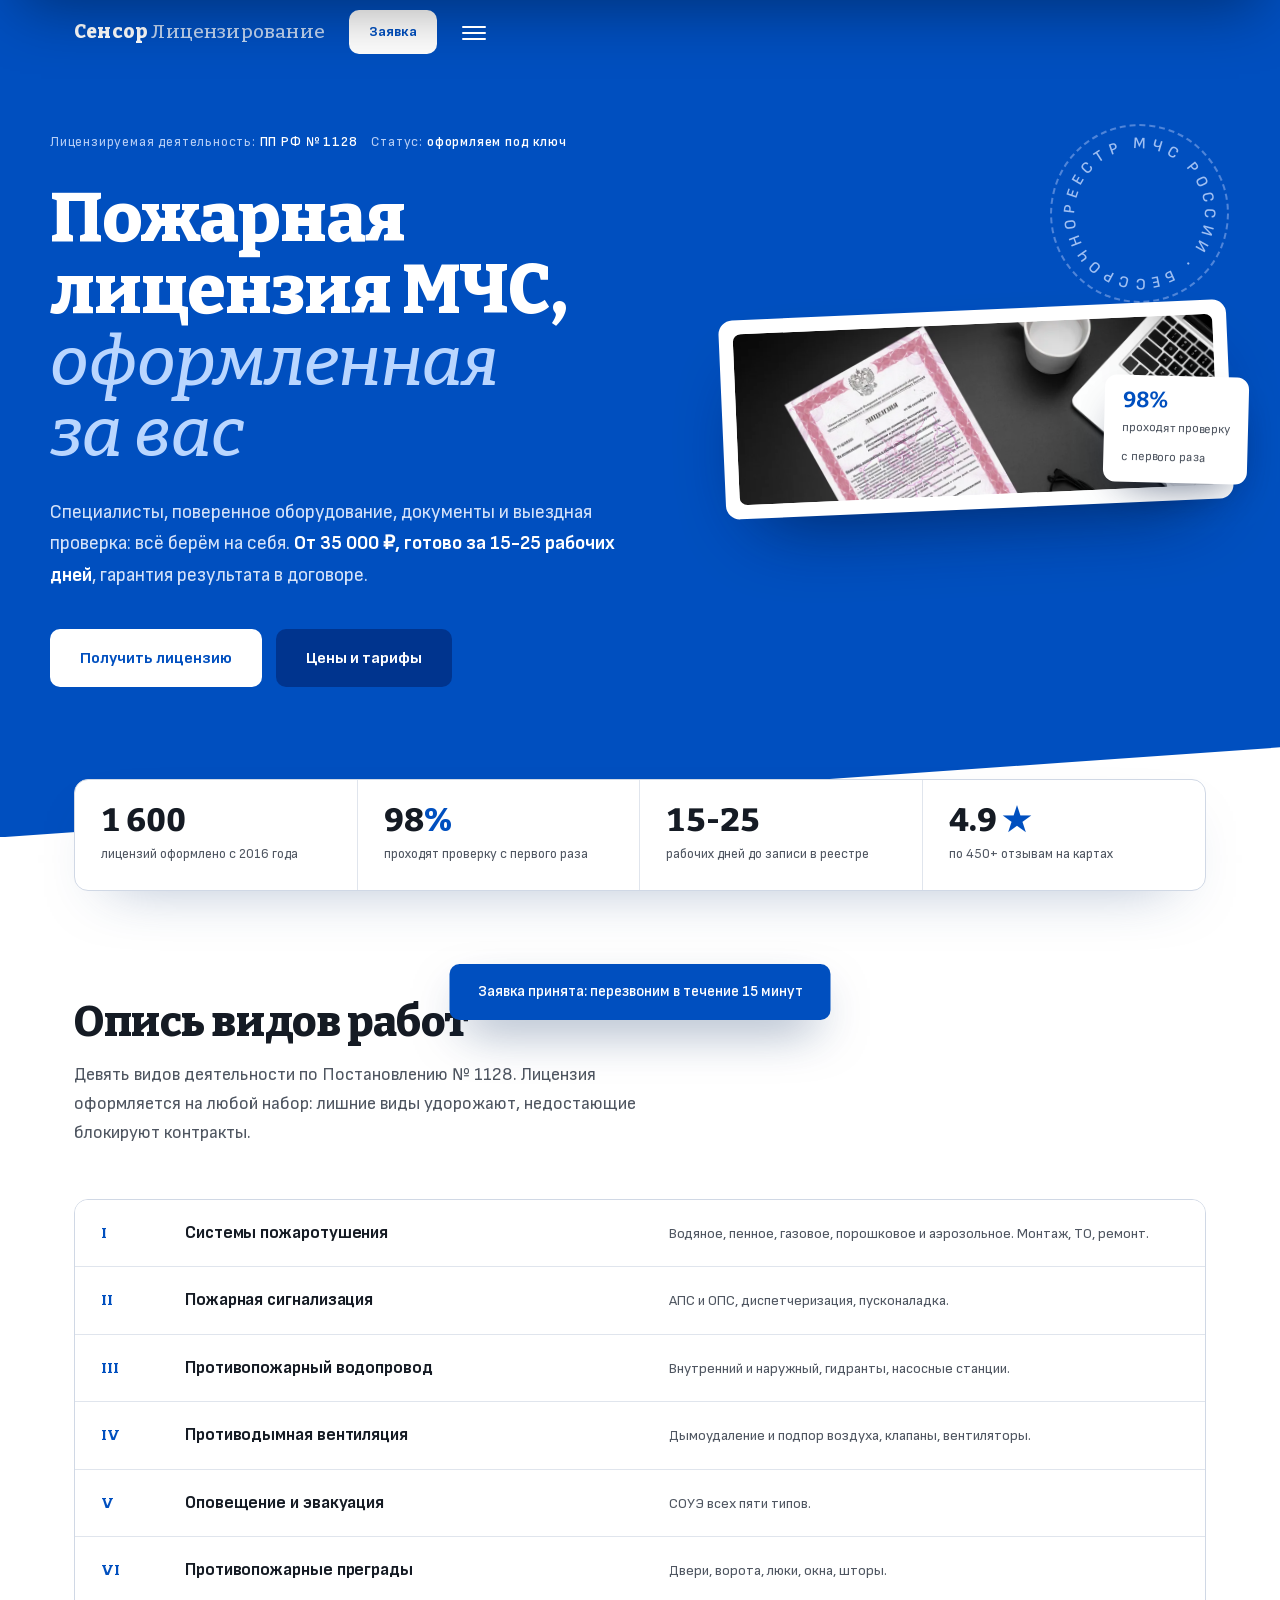
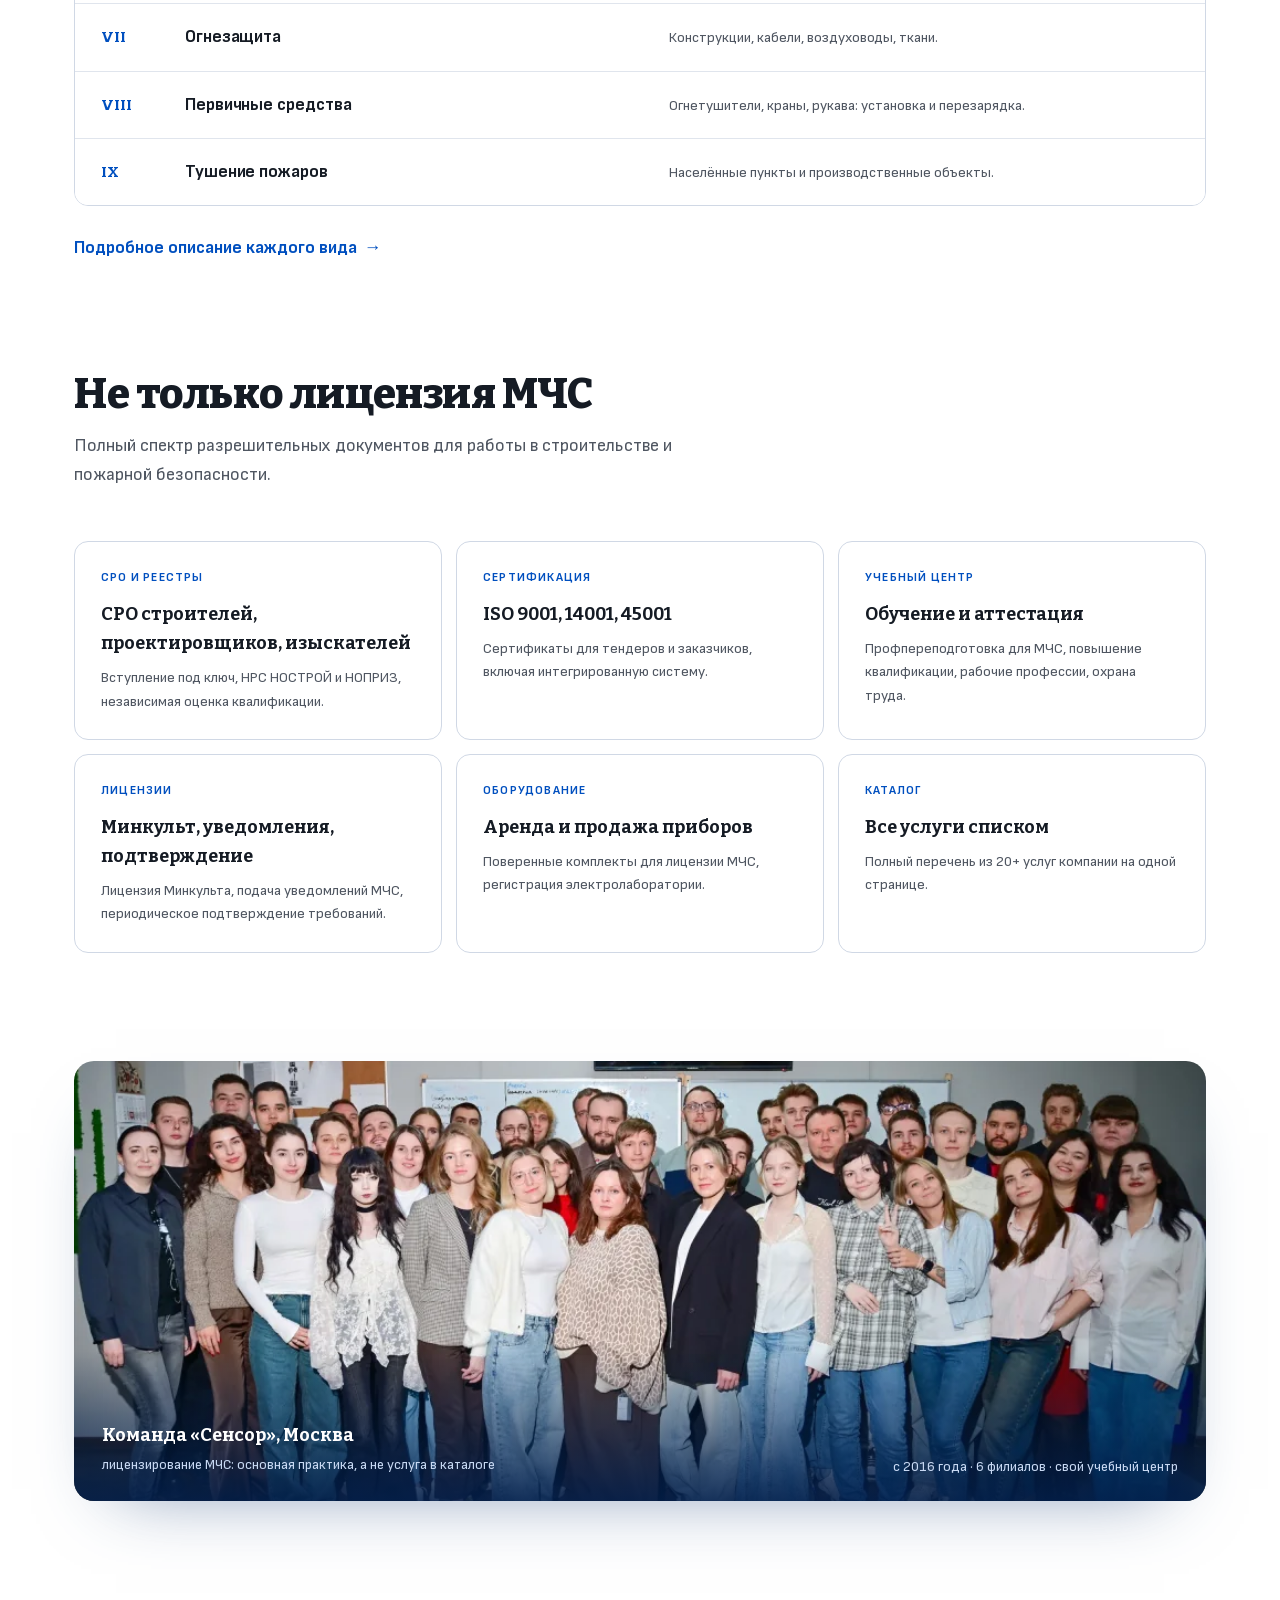
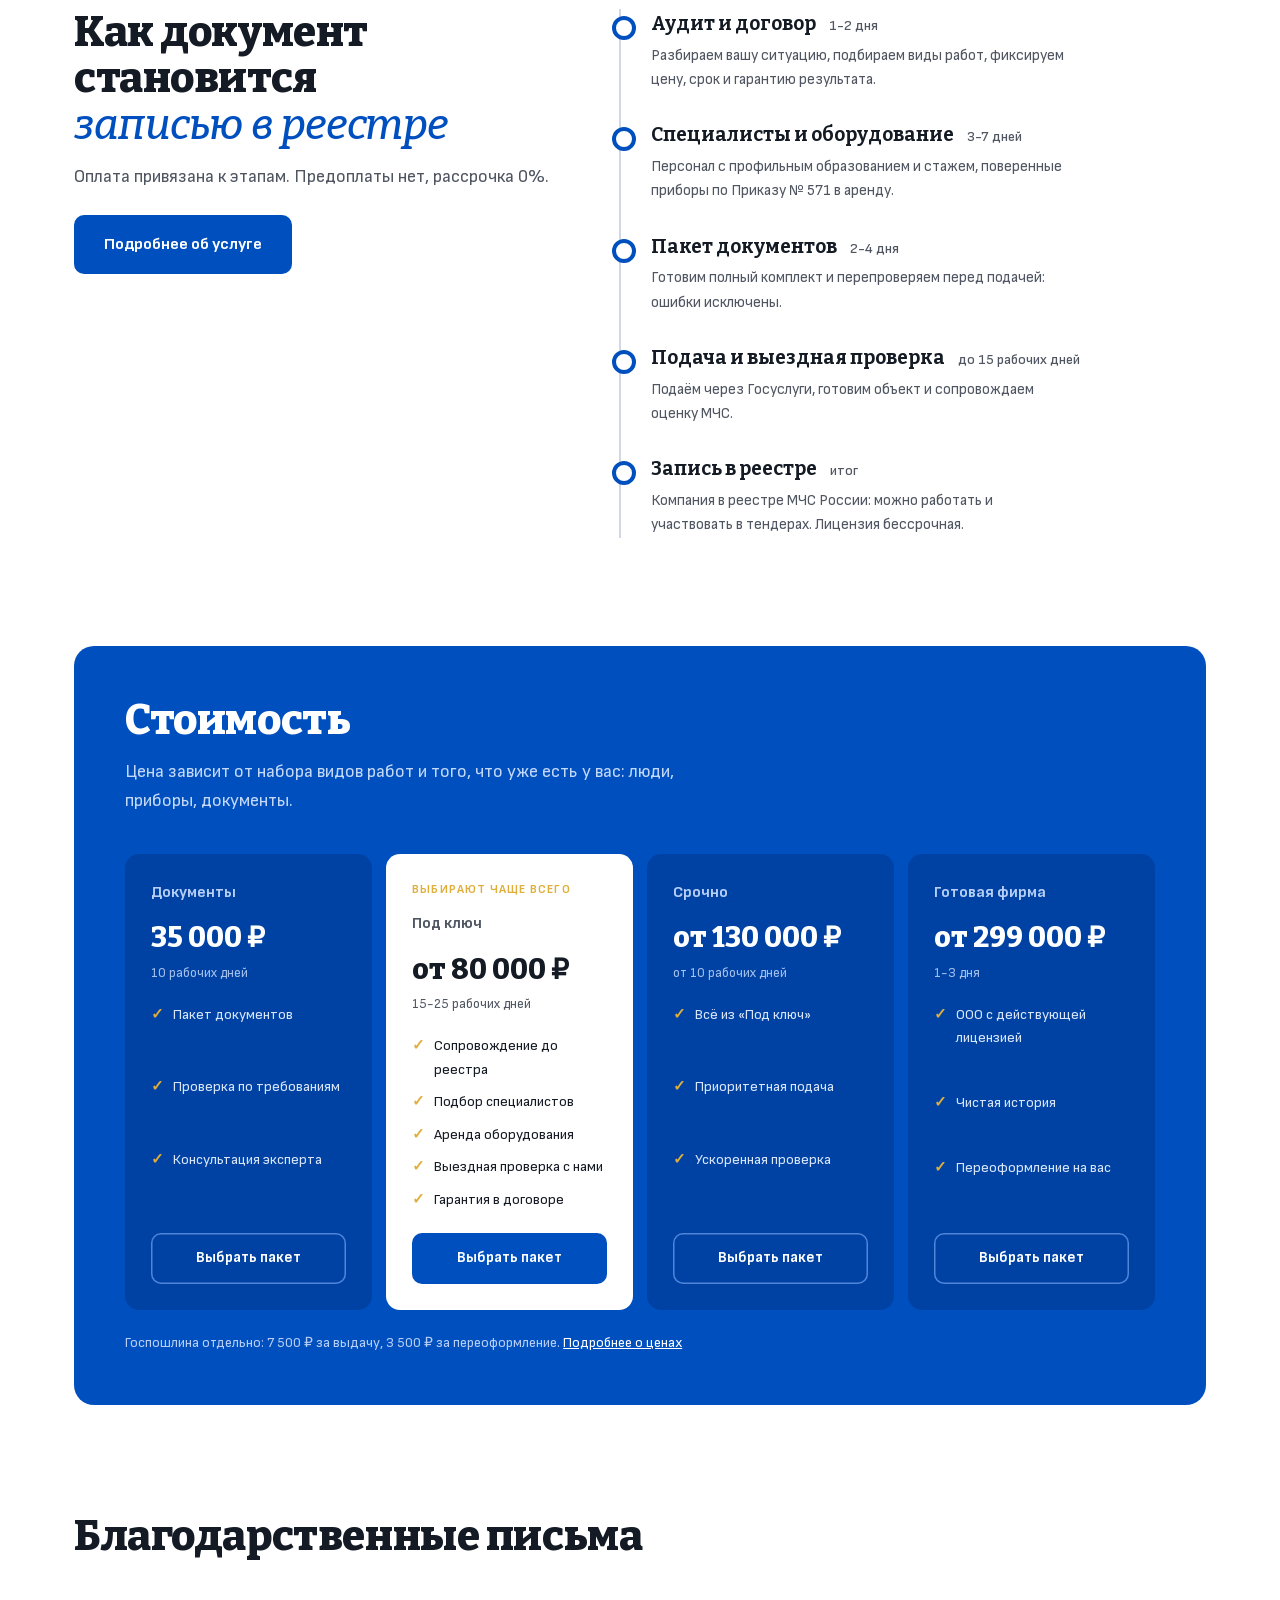
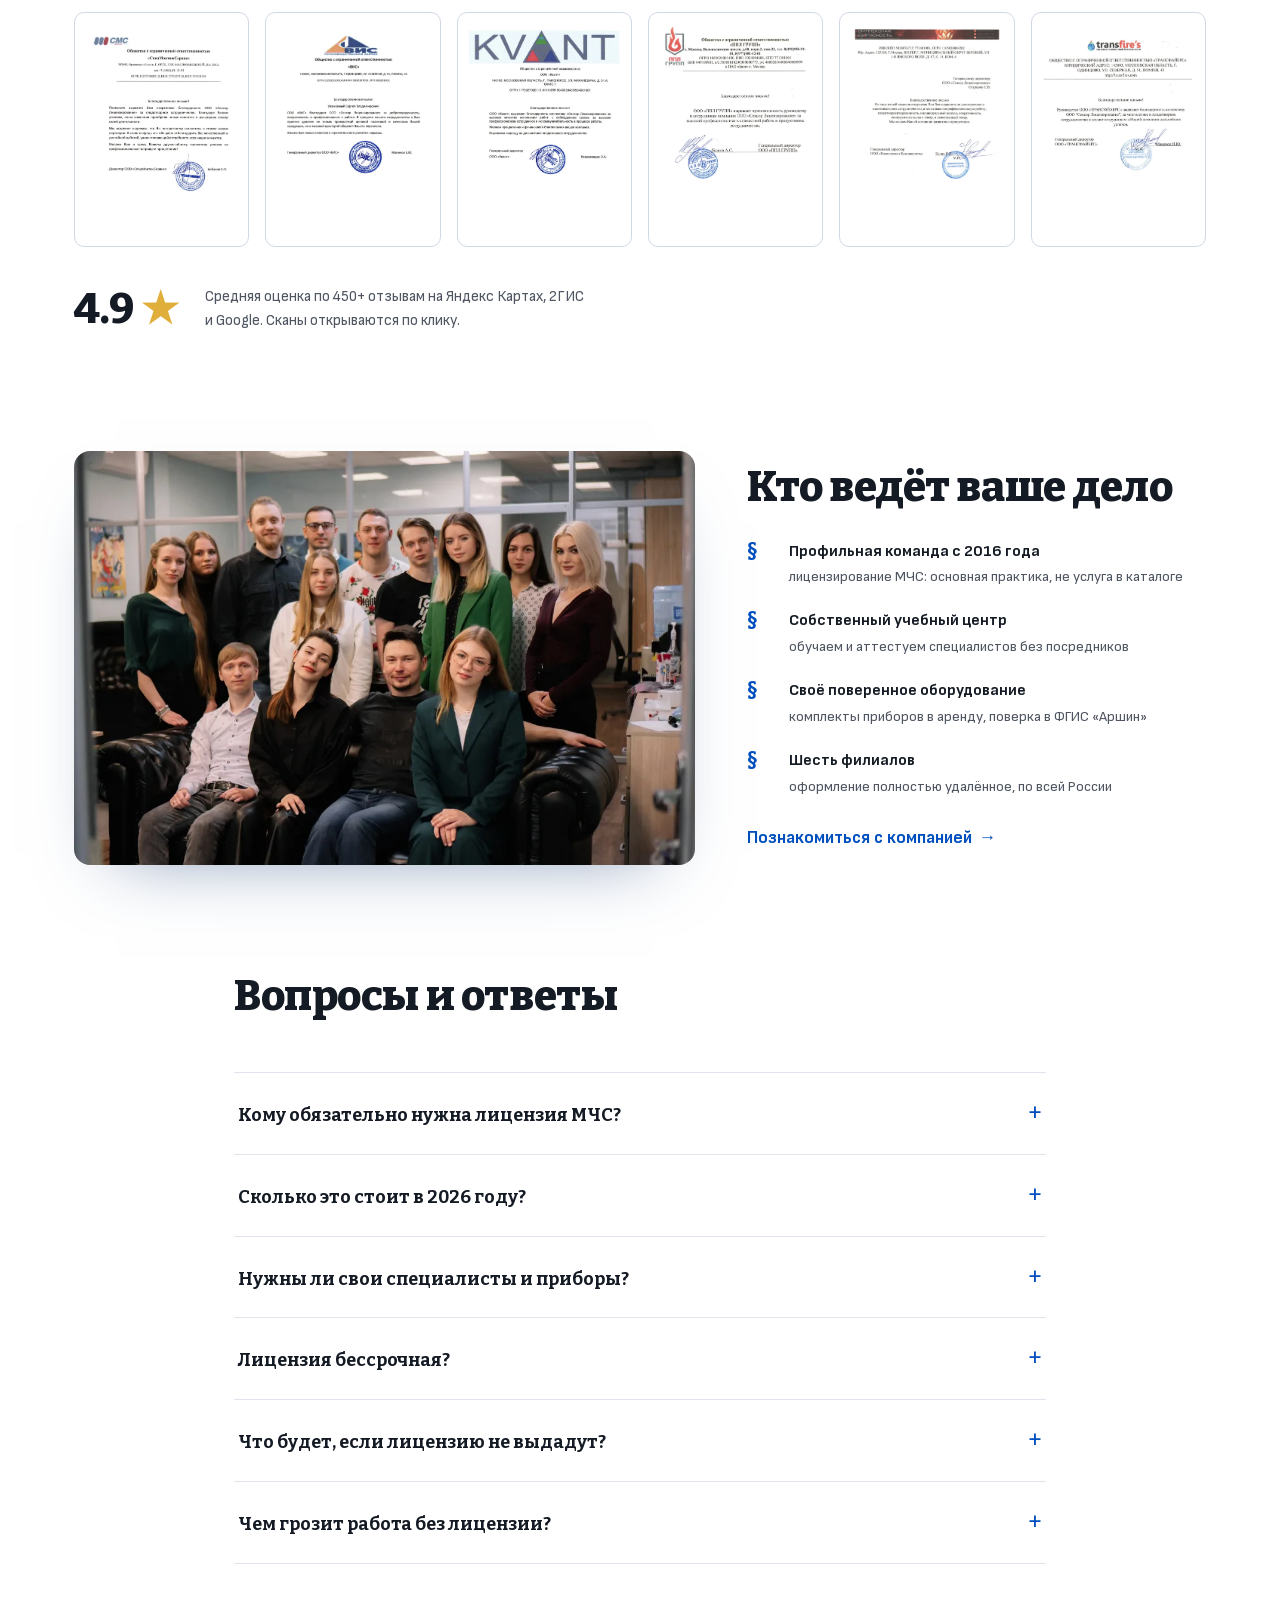
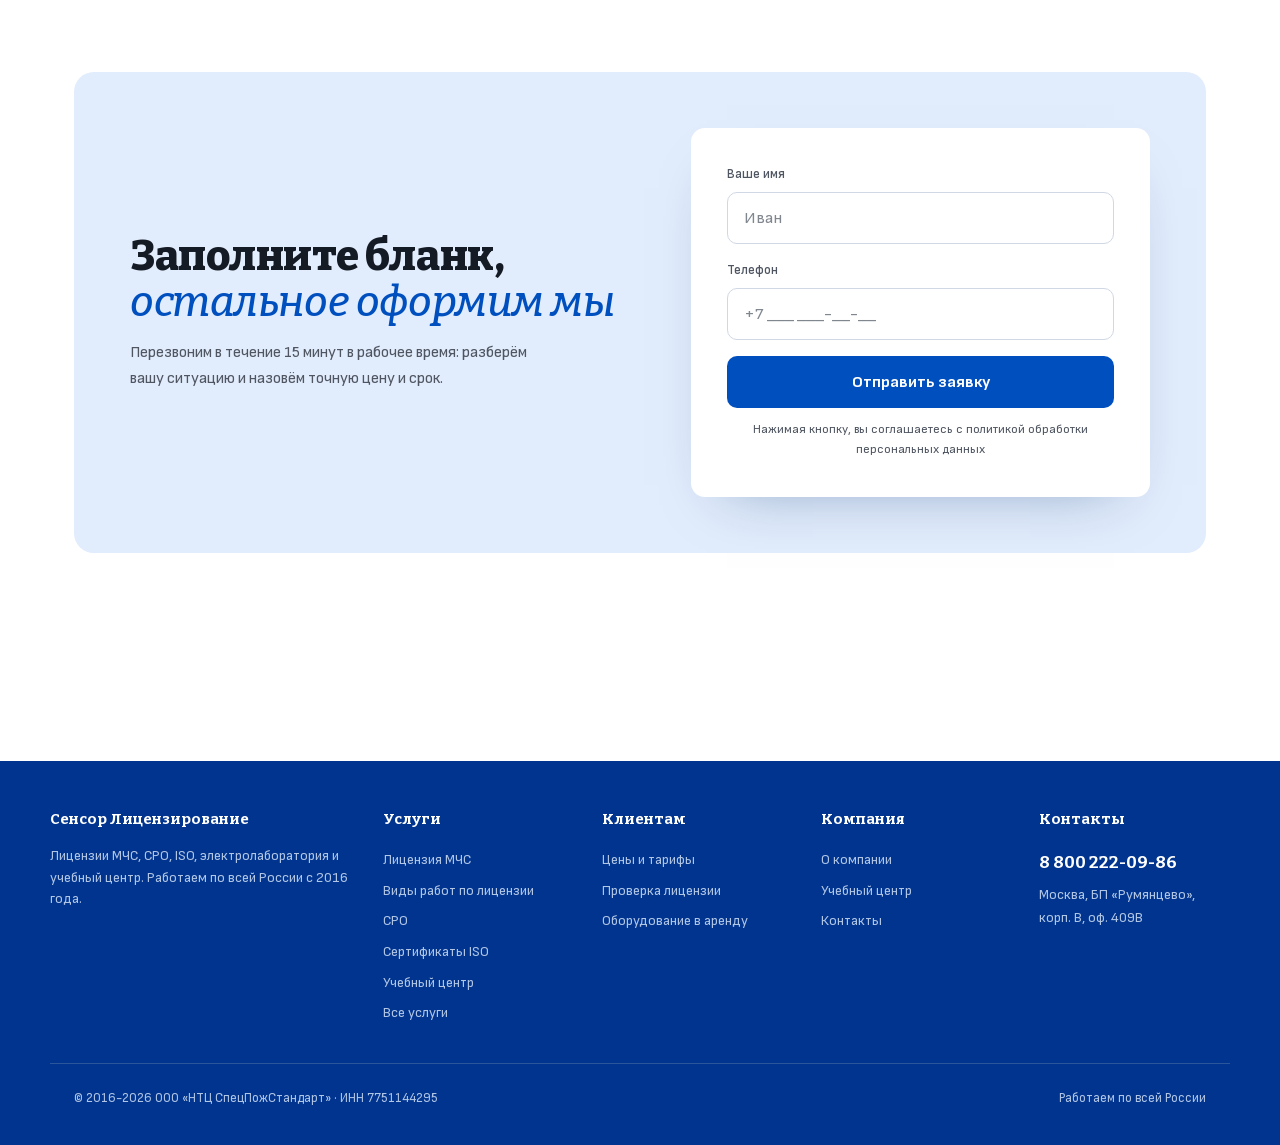
<file: index.html>
<!doctype html>
<html lang="ru">
<head>
<meta charset="utf-8">
<meta name="viewport" content="width=device-width,initial-scale=1">
<title>Сенсор Лицензирование: пожарная лицензия МЧС под ключ | Москва и вся Россия</title>
<meta name="robots" content="noindex,nofollow">
<meta name="description" content="Лицензия МЧС под ключ за 15-25 рабочих дней, переоформление, готовые фирмы, обучение специалистов. С 2016 года, 1600+ лицензий, гарантия в договоре.">
<link rel="icon" href="assets/favicon.svg" type="image/svg+xml">
<link rel="icon" href="assets/favicon-64.png" type="image/png" sizes="64x64">
<link rel="apple-touch-icon" href="assets/apple-touch-icon.png">
<meta property="og:type" content="website">
<meta property="og:site_name" content="Сенсор Лицензирование">
<meta property="og:locale" content="ru_RU">
<meta property="og:title" content="Сенсор Лицензирование: пожарная лицензия МЧС под ключ | Москва и вся Россия">
<meta property="og:description" content="Лицензия МЧС под ключ за 15-25 рабочих дней, переоформление, готовые фирмы, обучение специалистов. С 2016 года, 1600+ лицензий, гарантия в договоре.">
<meta property="og:url" content="https://damn8daniel.github.io/t1-2301c73a/">
<meta property="og:image" content="https://damn8daniel.github.io/t1-2301c73a/assets/og.jpg">
<meta property="og:image:width" content="1200">
<meta property="og:image:height" content="630">
<meta name="twitter:card" content="summary_large_image">
<link rel="preload" href="assets/fonts/bitter-cyrillic-normal-400_800.woff2" as="font" type="font/woff2" crossorigin>
<link rel="preload" href="assets/fonts/sofia-cyrillic-normal-400_700.woff2" as="font" type="font/woff2" crossorigin>
<link rel="stylesheet" href="assets/css/main.css?v=9">
<script type="application/ld+json">
{"@context":"https://schema.org","@type":"Organization","name":"Сенсор Лицензирование","legalName":"ООО «НТЦ СпецПожСтандарт»","telephone":"+7-800-222-09-86","address":{"@type":"PostalAddress","addressLocality":"Москва","streetAddress":"Киевское шоссе, 22-й км, БП Румянцево, корп. В, оф. 409В"},"foundingDate":"2016","aggregateRating":{"@type":"AggregateRating","ratingValue":"4.9","reviewCount":"450"}}
</script>
</head>
<body>

<header class="nav"><div class="nav-in">
  <a class="brand" href="index.html">Сенсор <span>Лицензирование</span></a>
  <nav class="nav-links">
    <a  href="licenziya-mchs.html">Лицензия МЧС</a>
    <a  href="uslugi.html">Все услуги</a>
    <a  href="tseny.html">Цены</a>
    <a  href="proverka.html">Проверка лицензии</a>
    <a  href="o-kompanii.html">О компании</a>
    <a  href="kontakty.html">Контакты</a>
    <a class="mtel" href="tel:+78002220986">8 800 222-09-86</a>
  </nav>
  <div class="nav-right">
    <a class="nav-tel" href="tel:+78002220986">8 800 222-09-86</a>
    <a class="hbtn" href="kontakty.html#zayavka">Заявка</a>
    <button class="nav-burger" aria-label="Меню"><span></span><span></span><span></span></button>
  </div>
</div></header>

<main>

<section class="hero">
  <div class="seal" aria-hidden="true">
    <svg viewBox="0 0 100 100"><defs><path id="c" d="M50,50 m-37,0 a37,37 0 1,1 74,0 a37,37 0 1,1 -74,0"/></defs>
    <text><textPath href="#c">реестр мчс россии · бессрочно · вся рф · реестр мчс россии · бессрочно ·</textPath></text></svg>
  </div>
  <div class="w in"><div class="grid">
    <div>
      <div class="doc-no"><span>Лицензируемая деятельность: <b>ПП РФ № 1128</b></span><span>Статус: <b>оформляем под ключ</b></span></div>
      <h1>Пожарная лицензия МЧС, <em>оформленная за вас</em></h1>
      <p class="sub">Специалисты, поверенное оборудование, документы и выездная проверка: всё берём на себя. <b>От 35 000 ₽, готово за 15-25 рабочих дней</b>, гарантия результата в договоре.</p>
      <div class="cta">
        <a class="btn" href="licenziya-mchs.html">Получить лицензию</a>
        <a class="btn deep" href="tseny.html">Цены и тарифы</a>
      </div>
    </div>
    <div class="doc" aria-hidden="true">
      <div class="paper"><img src="assets/real/license-sample.webp" width="1024" height="364" alt="" fetchpriority="high"></div>
      <div class="chip"><b>98%</b><span>проходят проверку<br>с первого раза</span></div>
    </div>
  </div></div>
</section>
<div data-mbar-after></div>

<div class="facts w">
  <div class="row fx">
    <div class="fact"><div class="v" data-cnt="1600">0</div><div class="l">лицензий оформлено с 2016 года</div></div>
    <div class="fact"><div class="v"><span data-cnt="98">0</span><i>%</i></div><div class="l">проходят проверку с первого раза</div></div>
    <div class="fact"><div class="v">15-25</div><div class="l">рабочих дней до записи в реестре</div></div>
    <div class="fact"><div class="v">4.9 <i>★</i></div><div class="l">по 450+ отзывам на картах</div></div>
  </div>
</div>

<section class="blk"><div class="w">
  <h2 class="t">Опись видов работ</h2>
  <p class="t-sub">Девять видов деятельности по Постановлению № 1128. Лицензия оформляется на любой набор: лишние виды удорожают, недостающие блокируют контракты.</p>

  <div class="ledger mt fx">
    <div class="li-row"><span class="no">I</span><h3>Системы пожаротушения</h3><p>Водяное, пенное, газовое, порошковое и аэрозольное. Монтаж, ТО, ремонт.</p></div>
    <div class="li-row"><span class="no">II</span><h3>Пожарная сигнализация</h3><p>АПС и ОПС, диспетчеризация, пусконаладка.</p></div>
    <div class="li-row"><span class="no">III</span><h3>Противопожарный водопровод</h3><p>Внутренний и наружный, гидранты, насосные станции.</p></div>
    <div class="li-row"><span class="no">IV</span><h3>Противодымная вентиляция</h3><p>Дымоудаление и подпор воздуха, клапаны, вентиляторы.</p></div>
    <div class="li-row"><span class="no">V</span><h3>Оповещение и эвакуация</h3><p>СОУЭ всех пяти типов.</p></div>
    <div class="li-row"><span class="no">VI</span><h3>Противопожарные преграды</h3><p>Двери, ворота, люки, окна, шторы.</p></div>
    <div class="li-row"><span class="no">VII</span><h3>Огнезащита</h3><p>Конструкции, кабели, воздуховоды, ткани.</p></div>
    <div class="li-row"><span class="no">VIII</span><h3>Первичные средства</h3><p>Огнетушители, краны, рукава: установка и перезарядка.</p></div>
    <div class="li-row"><span class="no">IX</span><h3>Тушение пожаров</h3><p>Населённые пункты и производственные объекты.</p></div>
  </div>
  <p class="mt" style="margin-top:28px"><a class="tlink" href="vidy-rabot.html">Подробное описание каждого вида</a></p>
</div></section>

<section class="blk" style="padding-top:0"><div class="w">
  <h2 class="t">Не только лицензия МЧС</h2>
  <p class="t-sub">Полный спектр разрешительных документов для работы в строительстве и пожарной безопасности.</p>
  <div class="cells mt fx">
    <a class="cell" href="uslugi.html#sro"><span class="k">СРО и реестры</span><h3>СРО строителей, проектировщиков, изыскателей</h3><p>Вступление под ключ, НРС НОСТРОЙ и НОПРИЗ, независимая оценка квалификации.</p></a>
    <a class="cell" href="uslugi.html#iso"><span class="k">Сертификация</span><h3>ISO 9001, 14001, 45001</h3><p>Сертификаты для тендеров и заказчиков, включая интегрированную систему.</p></a>
    <a class="cell" href="uslugi.html#centr"><span class="k">Учебный центр</span><h3>Обучение и аттестация</h3><p>Профпереподготовка для МЧС, повышение квалификации, рабочие профессии, охрана труда.</p></a>
    <a class="cell" href="uslugi.html#licenzii"><span class="k">Лицензии</span><h3>Минкульт, уведомления, подтверждение</h3><p>Лицензия Минкульта, подача уведомлений МЧС, периодическое подтверждение требований.</p></a>
    <a class="cell" href="uslugi.html#oborudovanie"><span class="k">Оборудование</span><h3>Аренда и продажа приборов</h3><p>Поверенные комплекты для лицензии МЧС, регистрация электролаборатории.</p></a>
    <a class="cell" href="uslugi.html"><span class="k">Каталог</span><h3>Все услуги списком</h3><p>Полный перечень из 20+ услуг компании на одной странице.</p></a>
  </div>
</div></section>

<section class="blk" style="padding-top:0"><div class="w">
  <div class="photoband fx">
    <img loading="lazy" src="assets/real/team2.webp" width="1024" height="683" alt="Команда компании Сенсор Лицензирование">
    <div class="cap">
      <div><b>Команда «Сенсор», Москва</b><span>лицензирование МЧС: основная практика, а не услуга в каталоге</span></div>
      <span>с 2016 года · 6 филиалов · свой учебный центр</span>
    </div>
  </div>
</div></section>

<section class="blk" style="padding-top:0"><div class="w spread">
  <div class="stick fx">
    <h2 class="t">Как документ становится <em>записью в реестре</em></h2>
    <p class="t-sub">Оплата привязана к этапам. Предоплаты нет, рассрочка 0%.</p>
    <p style="margin-top:24px"><a class="btn fill" href="licenziya-mchs.html">Подробнее об услуге</a></p>
  </div>

  <div class="timeline fx">
    <div class="tstep"><h3>Аудит и договор <span>1-2 дня</span></h3><p>Разбираем вашу ситуацию, подбираем виды работ, фиксируем цену, срок и гарантию результата.</p></div>
    <div class="tstep"><h3>Специалисты и оборудование <span>3-7 дней</span></h3><p>Персонал с профильным образованием и стажем, поверенные приборы по Приказу № 571 в аренду.</p></div>
    <div class="tstep"><h3>Пакет документов <span>2-4 дня</span></h3><p>Готовим полный комплект и перепроверяем перед подачей: ошибки исключены.</p></div>
    <div class="tstep"><h3>Подача и выездная проверка <span>до 15 рабочих дней</span></h3><p>Подаём через Госуслуги, готовим объект и сопровождаем оценку МЧС.</p></div>
    <div class="tstep"><h3>Запись в реестре <span>итог</span></h3><p>Компания в реестре МЧС России: можно работать и участвовать в тендерах. Лицензия бессрочная.</p></div>
  </div>
</div></section>

<section class="blk" style="padding-top:0"><div class="w">
  <div class="shelf fx">
    <h2 class="t">Стоимость</h2>
    <p class="t-sub">Цена зависит от набора видов работ и того, что уже есть у вас: люди, приборы, документы.</p>

    <div class="tiers">
      <div class="tier"><h3>Документы</h3><div class="pr">35 000 ₽</div><div class="tm">10 рабочих дней</div>
        <ul><li>Пакет документов</li><li>Проверка по требованиям</li><li>Консультация эксперта</li></ul>
        <a class="btn" href="kontakty.html#zayavka">Выбрать пакет</a></div>
      <div class="tier star"><div class="tg">Выбирают чаще всего</div><h3>Под ключ</h3><div class="pr">от 80 000 ₽</div><div class="tm">15-25 рабочих дней</div>
        <ul><li>Сопровождение до реестра</li><li>Подбор специалистов</li><li>Аренда оборудования</li><li>Выездная проверка с нами</li><li>Гарантия в договоре</li></ul>
        <a class="btn" href="kontakty.html#zayavka">Выбрать пакет</a></div>
      <div class="tier"><h3>Срочно</h3><div class="pr">от 130 000 ₽</div><div class="tm">от 10 рабочих дней</div>
        <ul><li>Всё из «Под ключ»</li><li>Приоритетная подача</li><li>Ускоренная проверка</li></ul>
        <a class="btn" href="kontakty.html#zayavka">Выбрать пакет</a></div>
      <div class="tier"><h3>Готовая фирма</h3><div class="pr">от 299 000 ₽</div><div class="tm">1-3 дня</div>
        <ul><li>ООО с действующей лицензией</li><li>Чистая история</li><li>Переоформление на вас</li></ul>
        <a class="btn" href="kontakty.html#zayavka">Выбрать пакет</a></div>
    </div>
    <p class="fee">Госпошлина отдельно: 7 500 ₽ за выдачу, 3 500 ₽ за переоформление. <a href="tseny.html" style="color:#fff;text-decoration:underline">Подробнее о ценах</a></p>
  </div>
</div></section>

<section class="blk" style="padding-top:0"><div class="w">
  <h2 class="t">Благодарственные письма</h2>
  <div class="desk mt fx">
    <a href="assets/real/pismo_1.webp" target="_blank" rel="noopener"><img loading="lazy" src="assets/real/pismo_1.webp" width="815" height="1127" alt="Благодарственное письмо клиента, скан 1"></a>
    <a href="assets/real/pismo_2.webp" target="_blank" rel="noopener"><img loading="lazy" src="assets/real/pismo_2.webp" width="815" height="1127" alt="Благодарственное письмо клиента, скан 2"></a>
    <a href="assets/real/pismo_3.webp" target="_blank" rel="noopener"><img loading="lazy" src="assets/real/pismo_3.webp" width="815" height="1127" alt="Благодарственное письмо клиента, скан 3"></a>
    <a href="assets/real/pismo_4.webp" target="_blank" rel="noopener"><img loading="lazy" src="assets/real/pismo_4.webp" width="815" height="1127" alt="Благодарственное письмо клиента, скан 4"></a>
    <a href="assets/real/pismo_5.webp" target="_blank" rel="noopener"><img loading="lazy" src="assets/real/pismo_5.webp" width="815" height="1127" alt="Благодарственное письмо клиента, скан 5"></a>
    <a href="assets/real/pismo_6.webp" target="_blank" rel="noopener"><img loading="lazy" src="assets/real/pismo_6.webp" width="815" height="1127" alt="Благодарственное письмо клиента, скан 6"></a>
  </div>
  <div class="praise fx">
    <div class="score">4.9 <i>★</i></div>
    <p>Средняя оценка по 450+ отзывам на Яндекс Картах, 2ГИС и Google. Сканы открываются по клику.</p>
  </div>
</div></section>

<section class="blk" style="padding-top:0"><div class="w team">
  <div class="ph fx"><img loading="lazy" src="assets/real/office.webp" width="1024" height="683" alt="Команда Сенсор Лицензирование в офисе"></div>
  <div class="fx">
    <h2 class="t">Кто ведёт ваше дело</h2>
    <ul>
      <li><div><b>Профильная команда с 2016 года</b><span>лицензирование МЧС: основная практика, не услуга в каталоге</span></div></li>
      <li><div><b>Собственный учебный центр</b><span>обучаем и аттестуем специалистов без посредников</span></div></li>
      <li><div><b>Своё поверенное оборудование</b><span>комплекты приборов в аренду, поверка в ФГИС «Аршин»</span></div></li>
      <li><div><b>Шесть филиалов</b><span>оформление полностью удалённое, по всей России</span></div></li>
    </ul>
    <p style="margin-top:24px"><a class="tlink" href="o-kompanii.html">Познакомиться с компанией</a></p>
  </div>
</div></section>

<section class="blk" style="padding-top:0"><div class="w" style="max-width:860px">
  <h2 class="t">Вопросы и ответы</h2>

  <div class="qa mt fx">
    <details><summary>Кому обязательно нужна лицензия МЧС?</summary><p class="ans">Организациям и ИП, которые выполняют монтаж, ТО и ремонт средств обеспечения пожарной безопасности, огнезащиту или тушение пожаров. В том числе для участия в тендерах по 44-ФЗ и 223-ФЗ.</p></details>
    <details><summary>Сколько это стоит в 2026 году?</summary><p class="ans">Госпошлина 7 500 ₽. Сопровождение: от 35 000 ₽ за подготовку документов до 80 000-130 000 ₽ за полный пакет со специалистами и оборудованием.</p></details>
    <details><summary>Нужны ли свои специалисты и приборы?</summary><p class="ans">Да, это лицензионные требования. Помогаем с подбором персонала и сдаём поверенное оборудование в аренду: покупать не обязательно.</p></details>
    <details><summary>Лицензия бессрочная?</summary><p class="ans">Да, действует бессрочно и по всей России. Раз в 3 года проходит периодическое подтверждение соответствия: сопровождаем и его.</p></details>
    <details><summary>Что будет, если лицензию не выдадут?</summary><p class="ans">Гарантия результата зафиксирована в договоре: при отказе по нашей вине вернём оплату полностью. На практике 98% клиентов проходят проверку с первого раза.</p></details>
    <details><summary>Чем грозит работа без лицензии?</summary><p class="ans">Штраф до 250 000 ₽ для юрлиц и приостановка деятельности до 90 суток по КоАП РФ, отстранение от тендеров.</p></details>
  </div>
</div></section>

<section class="blk" style="padding-top:0"><div class="w">

  <div class="blank fx" id="zayavka">
    <div>
      <h2 class="t">Заполните бланк, <em>остальное оформим мы</em></h2>
      <p class="note">Перезвоним в течение 15 минут в рабочее время: разберём вашу ситуацию и назовём точную цену и срок.</p>
    </div>
    <form class="form" onsubmit="return submitForm(event)">
      <div class="fld"><label for="f-name">Ваше имя</label><input id="f-name" name="name" placeholder="Иван" required autocomplete="name"></div>
      <div class="fld"><label for="f-phone">Телефон</label><input id="f-phone" name="phone" type="tel" placeholder="+7 ___ ___-__-__" required autocomplete="tel"></div>
      <button class="btn" type="submit">Отправить заявку</button>
      <div class="fine">Нажимая кнопку, вы соглашаетесь с политикой обработки персональных данных</div>
    </form>
  </div>
</div></section>

</main>

<footer>
  <div class="w f-cols">
    <div class="f-brand">
      <b>Сенсор Лицензирование</b>
      <p>Лицензии МЧС, СРО, ISO, электролаборатория и учебный центр. Работаем по всей России с 2016 года.</p>
    </div>
    <div><b>Услуги</b>
      <a href="licenziya-mchs.html">Лицензия МЧС</a>
      <a href="vidy-rabot.html">Виды работ по лицензии</a>
      <a href="uslugi.html#sro">СРО</a>
      <a href="uslugi.html#iso">Сертификаты ISO</a>
      <a href="uslugi.html#centr">Учебный центр</a>
      <a href="uslugi.html">Все услуги</a>
    </div>
    <div><b>Клиентам</b>
      <a href="tseny.html">Цены и тарифы</a>
      <a href="proverka.html">Проверка лицензии</a>
      <a href="uslugi.html#oborudovanie">Оборудование в аренду</a>
    </div>
    <div><b>Компания</b>
      <a href="o-kompanii.html">О компании</a>
      <a href="o-kompanii.html#centr">Учебный центр</a>
      <a href="kontakty.html">Контакты</a>
    </div>
    <div><b>Контакты</b>
      <a class="f-tel" href="tel:+78002220986">8 800 222-09-86</a>
      <a href="kontakty.html">Москва, БП «Румянцево»,<br>корп. В, оф. 409В</a>
    </div>
  </div>
  <div class="w f-bottom">
    <div>© 2016-2026 ООО «НТЦ СпецПожСтандарт» · ИНН 7751144295</div>
    <div>Работаем по всей России</div>
  </div>
</footer>

<div class="mbar" id="mbar">
  <a class="btn line" href="tel:+78002220986" style="background:#fff">Позвонить</a>
  <a class="btn fill" href="kontakty.html#zayavka">Заявка</a>
</div>

<dialog class="modal" id="leadModal">
  <button class="modal-x" aria-label="Закрыть"></button>
  <form class="form" onsubmit="return submitForm(event)">
    <h3>Оставить заявку</h3>
    <p>Перезвоним в течение 15 минут в рабочее время, рассчитаем стоимость и срок.</p>
    <div class="fld"><label for="m-name">Ваше имя</label><input id="m-name" name="name" placeholder="Иван" required autocomplete="name"></div>
    <div class="fld"><label for="m-phone">Телефон</label><input id="m-phone" name="phone" type="tel" placeholder="+7 ___ ___-__-__" required autocomplete="tel"></div>
    <button class="btn" type="submit">Отправить заявку</button>
    <div class="fine">Нажимая кнопку, вы соглашаетесь с политикой обработки персональных данных</div>
  </form>
</dialog>

<div class="toast" id="toast">Заявка принята: перезвоним в течение 15 минут</div>

<script src="assets/js/main.js?v=9" defer></script>
</body>
</html>
</file>
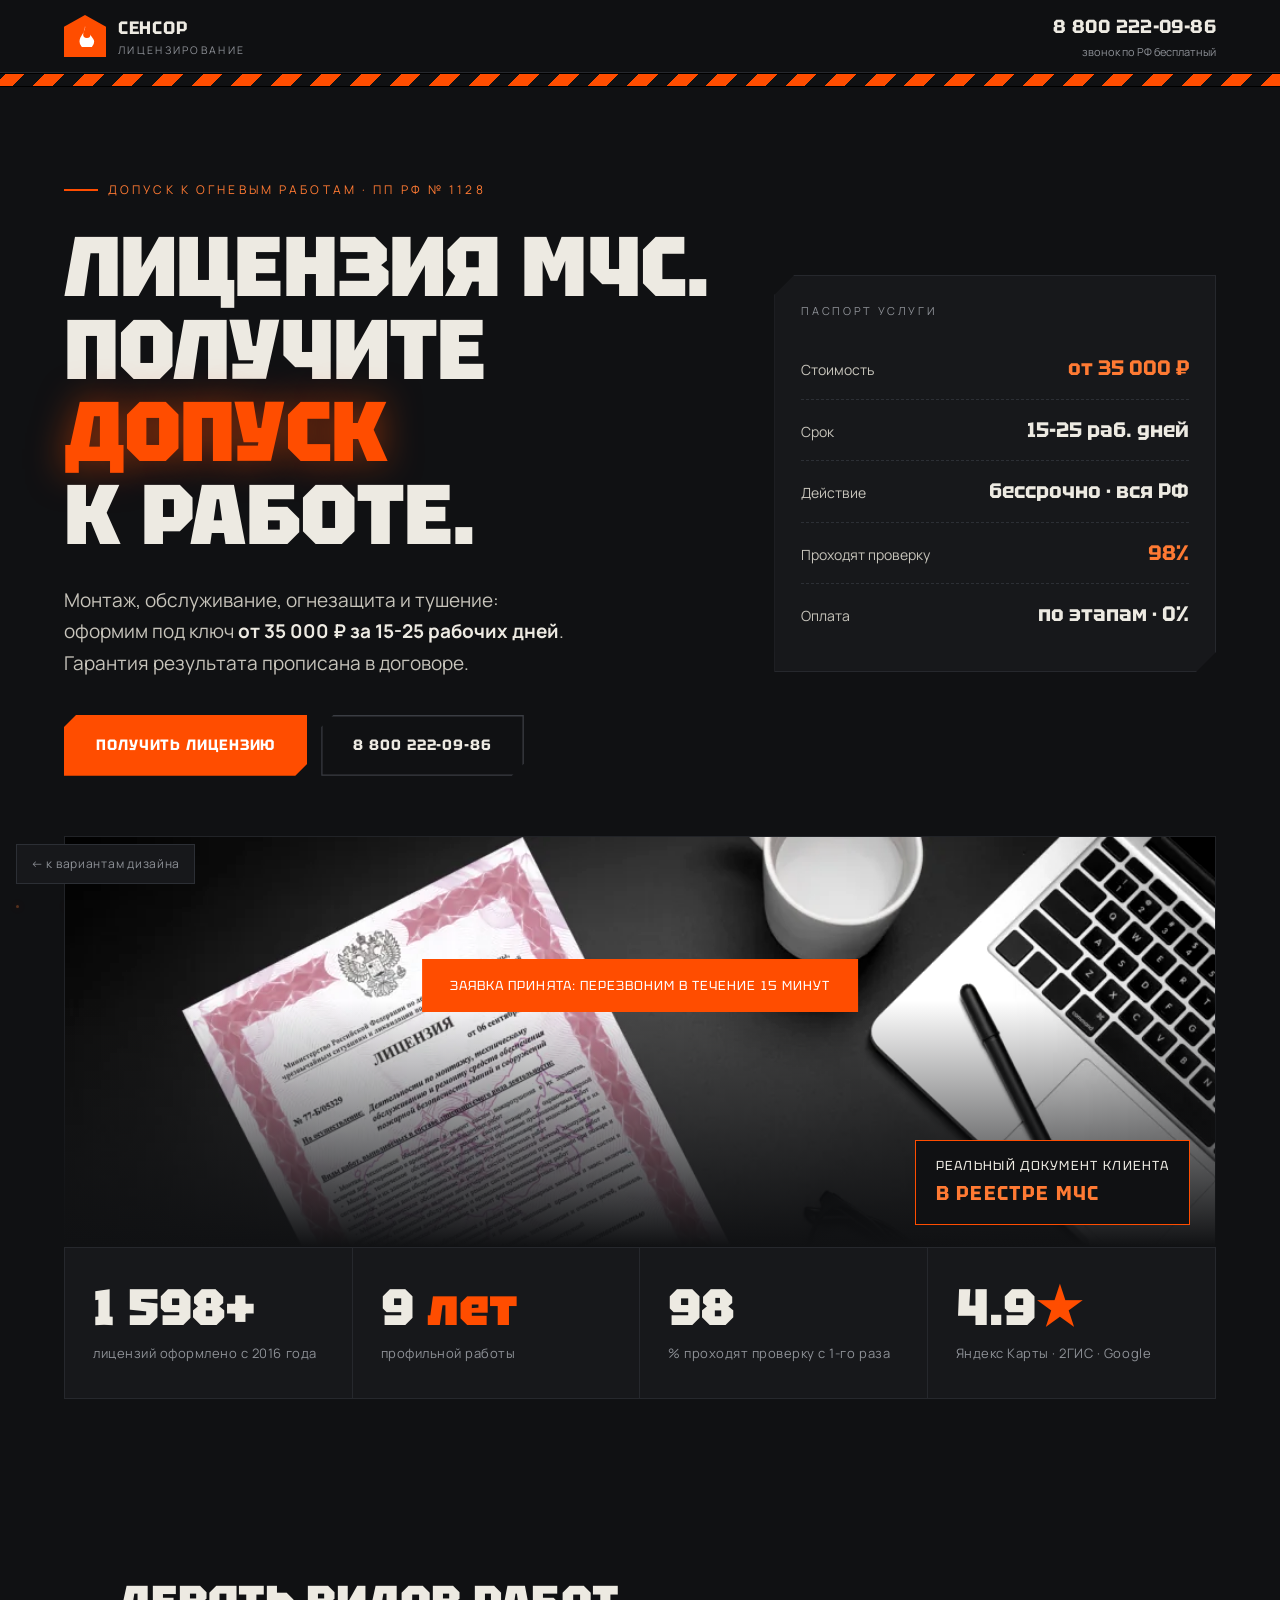
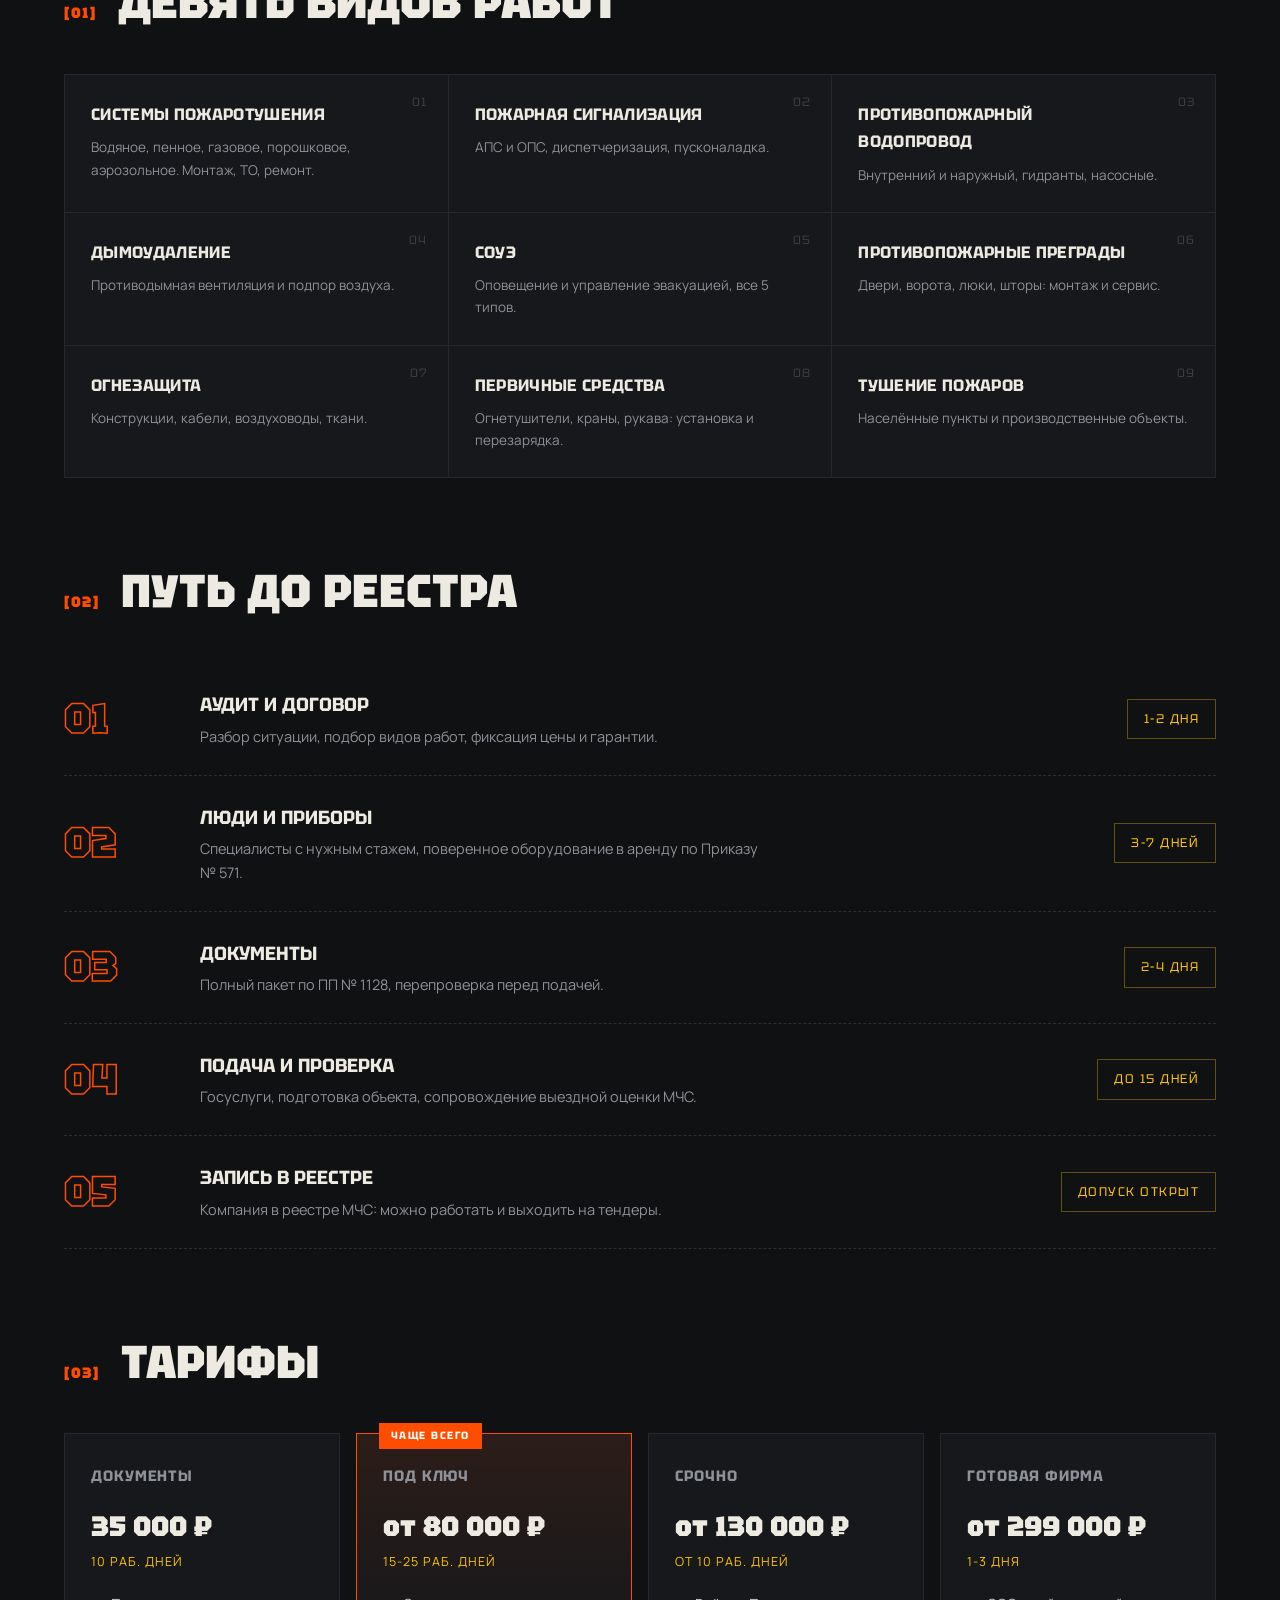
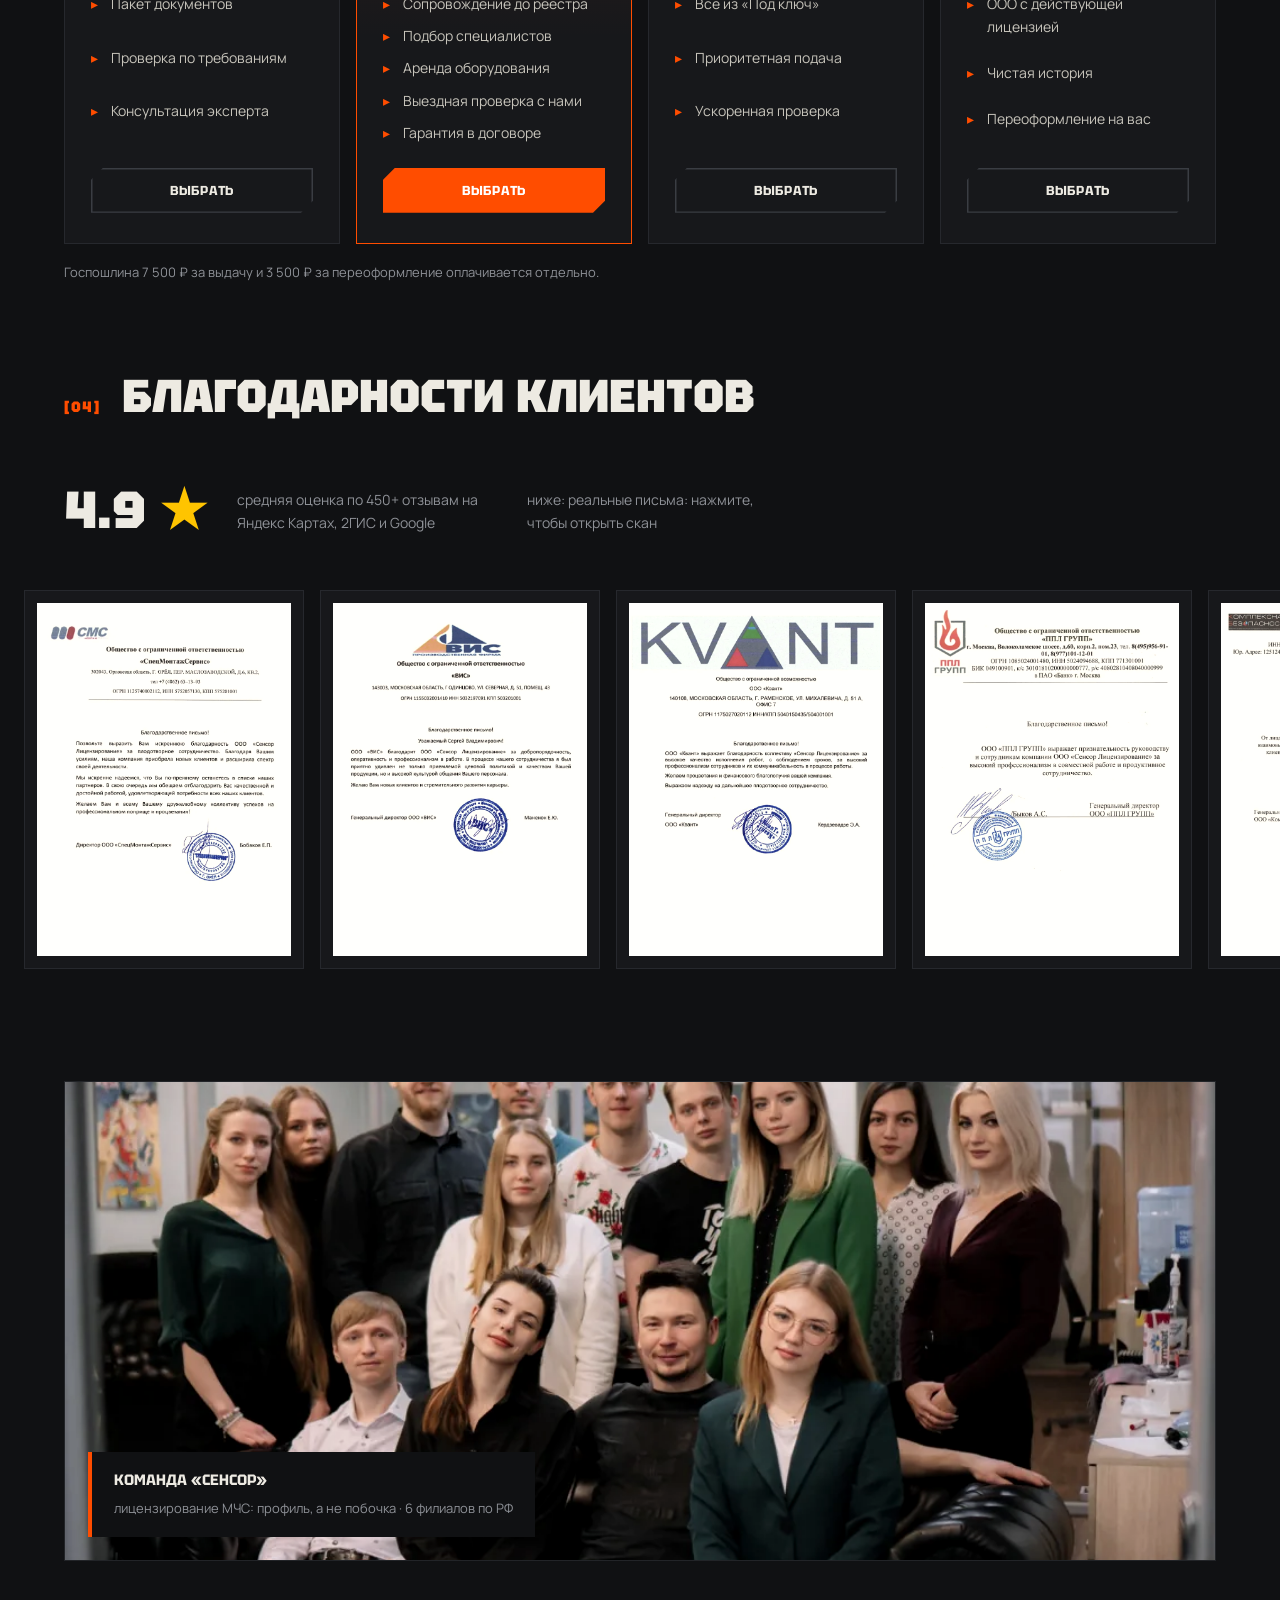
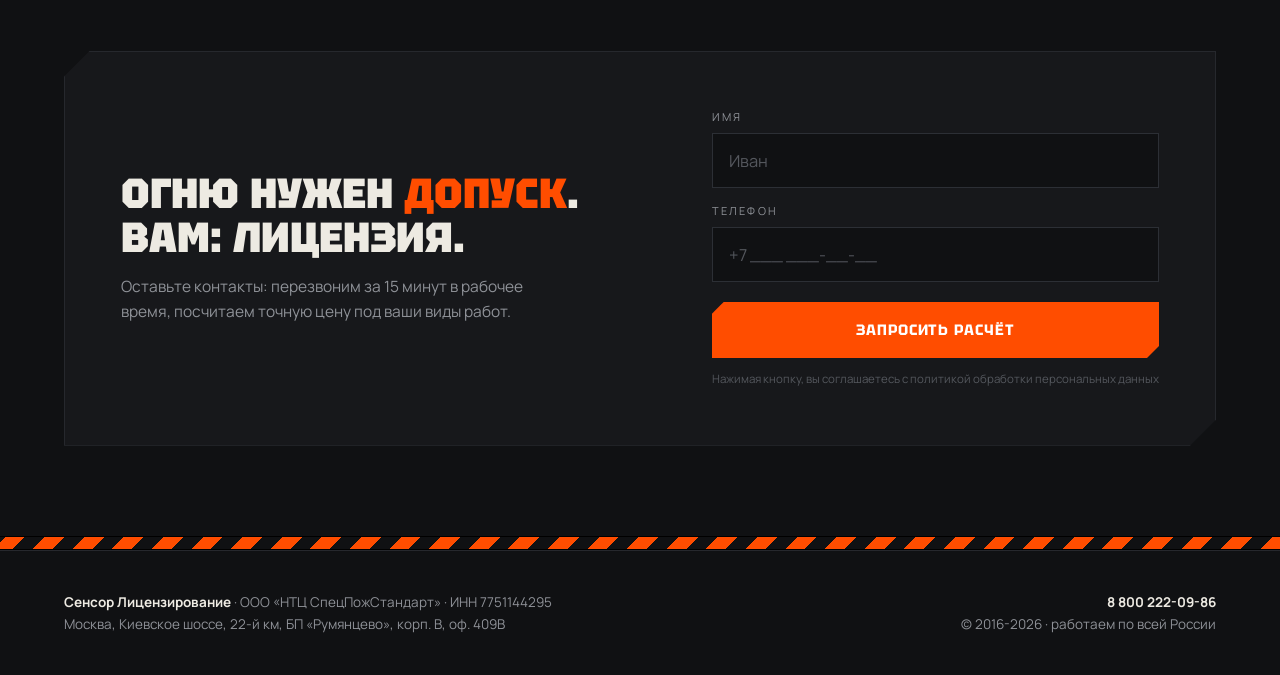
<file: v1-frontend-design/index.html>
<!doctype html>
<html lang="ru">
<head>
<meta charset="utf-8">
<meta name="viewport" content="width=device-width,initial-scale=1">
<title>Пожарная лицензия МЧС под ключ | Сенсор Лицензирование: вариант 1</title>
<meta name="robots" content="noindex,nofollow">
<meta name="description" content="Лицензия МЧС под ключ от 35 000 ₽ за 15-25 рабочих дней. Вариант дизайна: индустриальный огонь.">
<link rel="preconnect" href="https://fonts.googleapis.com">
<link rel="preconnect" href="https://fonts.gstatic.com" crossorigin>
<link href="https://fonts.googleapis.com/css2?family=Tektur:wght@500;700;900&family=Manrope:wght@400;500;700&display=swap" rel="stylesheet">
<style>
:root{
  --coal:#101113; --coal2:#17181B; --steel:#1F2125; --ash:#8E9197;
  --bone:#EDEAE2; --ember:#FF4D00; --ember2:#FF7A33; --warn:#FFC400;
  --hazard:repeating-linear-gradient(-45deg,var(--ember) 0 14px,var(--coal) 14px 28px);
}
*{margin:0;padding:0;box-sizing:border-box}
html{scroll-behavior:smooth}
body{font-family:'Manrope',sans-serif;background:var(--coal);color:var(--bone);font-size:17px;line-height:1.65;-webkit-font-smoothing:antialiased;overflow-x:clip}
a{color:inherit;text-decoration:none}
img{display:block;max-width:100%;height:auto}
button{font-family:inherit}
::selection{background:var(--ember);color:#fff}
.w{max-width:1200px;margin:0 auto;padding:0 24px}
.dsp{font-family:'Tektur',sans-serif;text-transform:uppercase}

/* искровой фон */
.sparks{position:fixed;inset:0;z-index:0;pointer-events:none;opacity:.5}
.sparks i{position:absolute;bottom:-8px;width:3px;height:3px;border-radius:50%;background:var(--ember2);
  animation:rise linear infinite;box-shadow:0 0 8px var(--ember)}
@keyframes rise{to{transform:translateY(-105vh) translateX(6vw);opacity:0}}

/* hazard-полоса */
.hz{height:14px;background:var(--hazard);border-top:1px solid #000;border-bottom:1px solid #000}

/* header */
header{position:sticky;top:0;z-index:50;background:rgba(16,17,19,.92);backdrop-filter:blur(10px);border-bottom:1px solid #26282D}
.hb{display:flex;align-items:center;justify-content:space-between;height:72px;gap:16px}
.brand{display:flex;align-items:center;gap:12px}
.brand .mark{width:42px;height:42px;background:var(--ember);display:grid;place-items:center;clip-path:polygon(50% 0,100% 28%,100% 100%,0 100%,0 28%);}
.brand .mark svg{width:22px;height:22px;fill:#fff}
.brand b{font-family:'Tektur';font-size:18px;letter-spacing:.04em;text-transform:uppercase}
.brand small{display:block;font-size:10.5px;color:var(--ash);letter-spacing:.22em;text-transform:uppercase}
.htel{text-align:right}
.htel a{font-family:'Tektur';font-weight:700;font-size:19px;letter-spacing:.02em}
.htel span{display:block;font-size:11px;color:var(--ash)}
@media(max-width:560px){.htel span{display:none}.htel a{font-size:16px}}

/* hero */
.hero{position:relative;z-index:1;padding:84px 0 0;overflow:hidden}
.hero .grid{display:grid;grid-template-columns:1.2fr .8fr;gap:48px;align-items:center}
@media(max-width:920px){.hero .grid{grid-template-columns:1fr}}
.kicker{display:inline-flex;align-items:center;gap:10px;font-size:12px;letter-spacing:.26em;text-transform:uppercase;color:var(--ember2);margin-bottom:26px}
.kicker::before{content:"";width:34px;height:2px;background:var(--ember)}
.hero h1{font-family:'Tektur';font-weight:900;font-size:clamp(40px,6.6vw,86px);line-height:.98;text-transform:uppercase;letter-spacing:-.01em}
.hero h1 .fire{color:var(--ember);text-shadow:0 0 36px rgba(255,77,0,.5)}
.hero p.sub{margin:28px 0 36px;font-size:19px;color:#C7C4BB;max-width:520px}
.hero p.sub b{color:var(--bone)}
.cta{display:flex;gap:14px;flex-wrap:wrap}
.btn{display:inline-flex;align-items:center;gap:10px;background:var(--ember);color:#fff;font-family:'Tektur';font-weight:700;font-size:15px;letter-spacing:.06em;text-transform:uppercase;padding:18px 32px;border:none;cursor:pointer;clip-path:polygon(12px 0,100% 0,100% calc(100% - 12px),calc(100% - 12px) 100%,0 100%,0 12px);transition:background .2s,transform .15s}
.btn:hover{background:var(--ember2)}
.btn:active{transform:scale(.97)}
.btn.ghost{background:transparent;box-shadow:inset 0 0 0 1.5px #3A3D43;color:var(--bone)}
.btn.ghost:hover{box-shadow:inset 0 0 0 1.5px var(--ember);color:var(--ember2);background:transparent}
.gauge{position:relative;background:var(--coal2);border:1px solid #26282D;padding:26px;clip-path:polygon(20px 0,100% 0,100% calc(100% - 20px),calc(100% - 20px) 100%,0 100%,0 20px)}
.gauge .lbl{font-size:11px;letter-spacing:.24em;text-transform:uppercase;color:var(--ash);margin-bottom:18px}
.gauge .row{display:flex;justify-content:space-between;align-items:baseline;border-bottom:1px dashed #2C2F35;padding:13px 0}
.gauge .row:last-child{border:none}
.gauge .k{font-size:14px;color:#C7C4BB}
.gauge .v{font-family:'Tektur';font-weight:700;font-size:21px;color:var(--bone)}
.gauge .v.hot{color:var(--ember2)}
.heroimg{margin-top:60px;position:relative}
.heroimg img{width:100%;max-height:430px;object-fit:cover;filter:saturate(.85) contrast(1.06);border:1px solid #26282D}
.heroimg::after{content:"";position:absolute;inset:0;background:linear-gradient(180deg,transparent 40%,var(--coal) 100%)}
.heroimg .stamp{position:absolute;right:26px;bottom:22px;z-index:2;background:var(--coal);border:1.5px solid var(--ember);padding:14px 20px;font-family:'Tektur';font-size:13px;letter-spacing:.1em;text-transform:uppercase}
.heroimg .stamp b{color:var(--ember2);font-size:20px;display:block}

/* counters */
.counters{position:relative;z-index:1;display:grid;grid-template-columns:repeat(4,1fr);border:1px solid #26282D;background:var(--coal2)}
@media(max-width:880px){.counters{grid-template-columns:1fr 1fr}}
.cnt{padding:34px 28px;border-right:1px solid #26282D}
.cnt:last-child{border-right:none}
@media(max-width:880px){.cnt:nth-child(2n){border-right:none}.cnt:nth-child(-n+2){border-bottom:1px solid #26282D}}
.cnt .v{font-family:'Tektur';font-weight:900;font-size:clamp(34px,4vw,54px);color:var(--bone);line-height:1}
.cnt .v i{font-style:normal;color:var(--ember)}
.cnt .l{font-size:13px;color:var(--ash);margin-top:10px;letter-spacing:.04em}

/* sections */
section{position:relative;z-index:1;padding:90px 0}
.sech{display:flex;align-items:baseline;gap:22px;margin-bottom:48px;flex-wrap:wrap}
.sech .no{font-family:'Tektur';font-weight:900;font-size:15px;color:var(--ember);letter-spacing:.1em}
.sech h2{font-family:'Tektur';font-weight:900;font-size:clamp(26px,3.6vw,46px);text-transform:uppercase;line-height:1.02}

/* виды работ: щит */
.shield{display:grid;grid-template-columns:repeat(3,1fr);gap:1px;background:#26282D;border:1px solid #26282D}
@media(max-width:900px){.shield{grid-template-columns:1fr 1fr}}
@media(max-width:560px){.shield{grid-template-columns:1fr}}
.sh{background:var(--coal2);padding:26px;position:relative;transition:background .25s}
.sh:hover{background:var(--steel)}
.sh::before{content:attr(data-no);position:absolute;top:18px;right:20px;font-family:'Tektur';font-size:12px;color:#3A3D43;letter-spacing:.1em;transition:color .25s}
.sh:hover::before{color:var(--ember)}
.sh h3{font-family:'Tektur';font-weight:700;font-size:16.5px;text-transform:uppercase;letter-spacing:.02em;margin-bottom:8px;max-width:85%}
.sh p{font-size:13.5px;color:var(--ash)}

/* процесс: лестница */
.ladder{display:grid;gap:0}
.rung{display:grid;grid-template-columns:110px 1fr auto;gap:26px;align-items:center;padding:26px 0;border-bottom:1px dashed #2C2F35;transition:padding-left .25s}
.rung:hover{padding-left:14px}
@media(max-width:680px){.rung{grid-template-columns:64px 1fr}.rung .dur{grid-column:2}}
.rung .n{font-family:'Tektur';font-weight:900;font-size:42px;color:transparent;-webkit-text-stroke:1.5px var(--ember);line-height:1}
.rung h3{font-family:'Tektur';font-weight:700;font-size:19px;text-transform:uppercase;margin-bottom:4px}
.rung p{font-size:14.5px;color:var(--ash);max-width:560px}
.rung .dur{font-family:'Tektur';font-size:12.5px;letter-spacing:.12em;text-transform:uppercase;color:var(--warn);border:1px solid rgba(255,196,0,.35);padding:9px 16px;white-space:nowrap}

/* цены */
.prices{display:grid;grid-template-columns:repeat(4,1fr);gap:16px}
@media(max-width:1000px){.prices{grid-template-columns:1fr 1fr}}
@media(max-width:560px){.prices{grid-template-columns:1fr}}
.pr{background:var(--coal2);border:1px solid #26282D;padding:30px 26px;display:flex;flex-direction:column;position:relative;transition:border-color .25s,transform .25s}
.pr:hover{border-color:var(--ember);transform:translateY(-4px)}
.pr.hot{border:1.5px solid var(--ember);background:linear-gradient(180deg,rgba(255,77,0,.09),transparent 50%),var(--coal2)}
.pr .tag{position:absolute;top:-11px;left:22px;background:var(--ember);color:#fff;font-family:'Tektur';font-size:10.5px;font-weight:700;letter-spacing:.14em;text-transform:uppercase;padding:4px 12px}
.pr h3{font-family:'Tektur';font-weight:700;font-size:15px;letter-spacing:.06em;text-transform:uppercase;color:var(--ash)}
.pr .sum{font-family:'Tektur';font-weight:900;font-size:clamp(24px,2.2vw,31px);margin:14px 0 2px;white-space:nowrap}
.pr .trm{font-size:12.5px;color:var(--warn);letter-spacing:.08em;text-transform:uppercase;margin-bottom:20px}
.pr ul{list-style:none;display:grid;gap:9px;margin-bottom:24px;flex:1}
.pr li{font-size:14px;color:#C7C4BB;padding-left:20px;position:relative}
.pr li::before{content:"▸";position:absolute;left:0;color:var(--ember)}
.pr .btn{width:100%;justify-content:center;font-size:13px;padding:14px 16px}

/* письма */
.letters{display:flex;gap:16px;overflow-x:auto;scroll-snap-type:x mandatory;padding:6px 24px 22px;scrollbar-width:none}
.letters::-webkit-scrollbar{display:none}
.letters a{flex:0 0 auto;scroll-snap-align:center;width:min(280px,70vw);border:1px solid #26282D;background:var(--coal2);padding:12px;transition:border-color .25s,transform .25s}
.letters a:hover{border-color:var(--ember);transform:translateY(-4px) rotate(-.5deg)}
.letters img{width:100%;aspect-ratio:.72;object-fit:cover;object-position:top;filter:sepia(.12)}
.rating{display:flex;gap:30px;align-items:center;flex-wrap:wrap;margin-bottom:30px}
.rating .big{font-family:'Tektur';font-weight:900;font-size:52px;color:var(--bone)}
.rating .big i{font-style:normal;color:var(--warn)}
.rating p{font-size:14px;color:var(--ash);max-width:260px}

/* команда */
.crew{position:relative}
.crew img{width:100%;max-height:480px;object-fit:cover;border:1px solid #26282D;filter:saturate(.8) contrast(1.05)}
.crew .plate{position:absolute;left:24px;bottom:24px;background:var(--coal);border-left:4px solid var(--ember);padding:16px 22px}
.crew .plate b{font-family:'Tektur';text-transform:uppercase;font-size:15px;display:block}
.crew .plate span{font-size:13px;color:var(--ash)}

/* форма */
.callout{background:var(--coal2);border:1px solid #26282D;padding:clamp(30px,5vw,56px);display:grid;grid-template-columns:1.1fr .9fr;gap:44px;align-items:center;clip-path:polygon(26px 0,100% 0,100% calc(100% - 26px),calc(100% - 26px) 100%,0 100%,0 26px)}
@media(max-width:860px){.callout{grid-template-columns:1fr}}
.callout h2{font-family:'Tektur';font-weight:900;font-size:clamp(26px,3.4vw,42px);text-transform:uppercase;line-height:1.05;margin-bottom:14px}
.callout h2 .fire{color:var(--ember)}
.callout p{color:var(--ash);font-size:15.5px;max-width:440px}
form .fld{margin-bottom:14px}
form label{display:block;font-size:11px;letter-spacing:.2em;text-transform:uppercase;color:var(--ash);margin-bottom:7px}
form input{width:100%;background:var(--coal);border:1px solid #2C2F35;color:var(--bone);font-family:inherit;font-size:16.5px;padding:15px 16px;transition:border-color .2s}
form input::placeholder{color:#54575D}
form input:focus{outline:none;border-color:var(--ember)}
form .btn{width:100%;justify-content:center;margin-top:6px}
form .fine{font-size:11.5px;color:#54575D;margin-top:12px}

/* footer */
footer{position:relative;z-index:1;border-top:1px solid #26282D;padding:40px 0;font-size:13.5px;color:var(--ash)}
footer .row{display:flex;justify-content:space-between;gap:18px;flex-wrap:wrap}
footer b{color:var(--bone)}

/* toast + reveal */
.toast{position:fixed;left:50%;bottom:28px;transform:translateX(-50%) translateY(140px);background:var(--ember);color:#fff;padding:16px 28px;font-family:'Tektur';font-size:13px;letter-spacing:.08em;text-transform:uppercase;transition:transform .4s;z-index:200;max-width:92vw;text-align:center}
.toast.show{transform:translateX(-50%) translateY(0)}
.rv{opacity:0;transform:translateY(26px);transition:opacity .7s ease,transform .7s ease}
.rv.in{opacity:1;transform:none}
.back{position:fixed;left:16px;bottom:16px;z-index:60;background:var(--coal2);border:1px solid #2C2F35;color:var(--ash);font-size:12px;padding:9px 14px;letter-spacing:.06em}
.back:hover{color:var(--bone);border-color:var(--ash)}
@media(prefers-reduced-motion:reduce){
  .sparks{display:none}
  .rv{opacity:1;transform:none;transition:none}
  *{animation-duration:.01ms !important}
}
</style>
</head>
<body>

<div class="sparks" id="sparks" aria-hidden="true"></div>

<header><div class="w hb">
  <div class="brand">
    <div class="mark"><svg viewBox="0 0 24 24"><path d="M12 1c1 4-2 6-2 9a4 4 0 0 0 8 .3C18.6 13 22 15 22 18a8 8 0 0 1-16 0C6 12 12 9 12 1z"/></svg></div>
    <div><b>Сенсор</b><small>Лицензирование</small></div>
  </div>
  <div class="htel"><a href="tel:+78002220986">8 800 222-09-86</a><span>звонок по РФ бесплатный</span></div>
</div></header>
<div class="hz" aria-hidden="true"></div>

<section class="hero"><div class="w">
  <div class="grid">
    <div>
      <span class="kicker">Допуск к огневым работам · ПП РФ № 1128</span>
      <h1>Лицензия МЧС.<br>Получите <span class="fire">допуск</span><br>к работе.</h1>
      <p class="sub">Монтаж, обслуживание, огнезащита и тушение: оформим под ключ <b>от 35 000 ₽ за 15-25 рабочих дней</b>. Гарантия результата прописана в договоре.</p>
      <div class="cta">
        <button class="btn" onclick="goForm()">Получить лицензию</button>
        <a class="btn ghost" href="tel:+78002220986">8 800 222-09-86</a>
      </div>
    </div>
    <div class="gauge rv">
      <div class="lbl">Паспорт услуги</div>
      <div class="row"><span class="k">Стоимость</span><span class="v hot">от 35 000 ₽</span></div>
      <div class="row"><span class="k">Срок</span><span class="v">15-25 раб. дней</span></div>
      <div class="row"><span class="k">Действие</span><span class="v">бессрочно · вся РФ</span></div>
      <div class="row"><span class="k">Проходят проверку</span><span class="v hot">98%</span></div>
      <div class="row"><span class="k">Оплата</span><span class="v">по этапам · 0%</span></div>
    </div>
  </div>
  <div class="heroimg rv">
    <img src="../assets/real/license-sample.webp" alt="Лицензия МЧС, оформленная для клиента" fetchpriority="high">
    <div class="stamp">Реальный документ клиента<b>в реестре МЧС</b></div>
  </div>
</div></section>

<section style="padding-top:0"><div class="w">
  <div class="counters rv">
    <div class="cnt"><div class="v" data-cnt="1600">0</div><div class="l">лицензий оформлено с 2016 года</div></div>
    <div class="cnt"><div class="v"><span data-cnt="9">0</span><i> лет</i></div><div class="l">профильной работы</div></div>
    <div class="cnt"><div class="v" data-cnt="98">0</div><div class="l">% проходят проверку с 1-го раза</div></div>
    <div class="cnt"><div class="v">4.9<i>★</i></div><div class="l">Яндекс Карты · 2ГИС · Google</div></div>
  </div>
</div></section>

<section><div class="w">
  <div class="sech"><span class="no">[01]</span><h2>Девять видов работ</h2></div>
  <div class="shield rv">
    <div class="sh" data-no="01"><h3>Системы пожаротушения</h3><p>Водяное, пенное, газовое, порошковое, аэрозольное. Монтаж, ТО, ремонт.</p></div>
    <div class="sh" data-no="02"><h3>Пожарная сигнализация</h3><p>АПС и ОПС, диспетчеризация, пусконаладка.</p></div>
    <div class="sh" data-no="03"><h3>Противопожарный водопровод</h3><p>Внутренний и наружный, гидранты, насосные.</p></div>
    <div class="sh" data-no="04"><h3>Дымоудаление</h3><p>Противодымная вентиляция и подпор воздуха.</p></div>
    <div class="sh" data-no="05"><h3>СОУЭ</h3><p>Оповещение и управление эвакуацией, все 5 типов.</p></div>
    <div class="sh" data-no="06"><h3>Противопожарные преграды</h3><p>Двери, ворота, люки, шторы: монтаж и сервис.</p></div>
    <div class="sh" data-no="07"><h3>Огнезащита</h3><p>Конструкции, кабели, воздуховоды, ткани.</p></div>
    <div class="sh" data-no="08"><h3>Первичные средства</h3><p>Огнетушители, краны, рукава: установка и перезарядка.</p></div>
    <div class="sh" data-no="09"><h3>Тушение пожаров</h3><p>Населённые пункты и производственные объекты.</p></div>
  </div>
</div></section>

<section style="padding-top:0"><div class="w">
  <div class="sech"><span class="no">[02]</span><h2>Путь до реестра</h2></div>
  <div class="ladder rv">
    <div class="rung"><div class="n">01</div><div><h3>Аудит и договор</h3><p>Разбор ситуации, подбор видов работ, фиксация цены и гарантии.</p></div><span class="dur">1-2 дня</span></div>
    <div class="rung"><div class="n">02</div><div><h3>Люди и приборы</h3><p>Специалисты с нужным стажем, поверенное оборудование в аренду по Приказу № 571.</p></div><span class="dur">3-7 дней</span></div>
    <div class="rung"><div class="n">03</div><div><h3>Документы</h3><p>Полный пакет по ПП № 1128, перепроверка перед подачей.</p></div><span class="dur">2-4 дня</span></div>
    <div class="rung"><div class="n">04</div><div><h3>Подача и проверка</h3><p>Госуслуги, подготовка объекта, сопровождение выездной оценки МЧС.</p></div><span class="dur">до 15 дней</span></div>
    <div class="rung"><div class="n">05</div><div><h3>Запись в реестре</h3><p>Компания в реестре МЧС: можно работать и выходить на тендеры.</p></div><span class="dur">допуск открыт</span></div>
  </div>
</div></section>

<section style="padding-top:0"><div class="w">
  <div class="sech"><span class="no">[03]</span><h2>Тарифы</h2></div>
  <div class="prices rv">
    <div class="pr"><h3>Документы</h3><div class="sum">35 000 ₽</div><div class="trm">10 раб. дней</div>
      <ul><li>Пакет документов</li><li>Проверка по требованиям</li><li>Консультация эксперта</li></ul>
      <button class="btn ghost" onclick="goForm()">Выбрать</button></div>
    <div class="pr hot"><div class="tag">Чаще всего</div><h3>Под ключ</h3><div class="sum">от 80 000 ₽</div><div class="trm">15-25 раб. дней</div>
      <ul><li>Сопровождение до реестра</li><li>Подбор специалистов</li><li>Аренда оборудования</li><li>Выездная проверка с нами</li><li>Гарантия в договоре</li></ul>
      <button class="btn" onclick="goForm()">Выбрать</button></div>
    <div class="pr"><h3>Срочно</h3><div class="sum">от 130 000 ₽</div><div class="trm">от 10 раб. дней</div>
      <ul><li>Всё из «Под ключ»</li><li>Приоритетная подача</li><li>Ускоренная проверка</li></ul>
      <button class="btn ghost" onclick="goForm()">Выбрать</button></div>
    <div class="pr"><h3>Готовая фирма</h3><div class="sum">от 299 000 ₽</div><div class="trm">1-3 дня</div>
      <ul><li>ООО с действующей лицензией</li><li>Чистая история</li><li>Переоформление на вас</li></ul>
      <button class="btn ghost" onclick="goForm()">Выбрать</button></div>
  </div>
  <p style="margin-top:18px;font-size:13px;color:var(--ash)">Госпошлина 7 500 ₽ за выдачу и 3 500 ₽ за переоформление оплачивается отдельно.</p>
</div></section>

<section style="padding-top:0">
  <div class="w">
    <div class="sech"><span class="no">[04]</span><h2>Благодарности клиентов</h2></div>
    <div class="rating rv">
      <div class="big">4.9 <i>★</i></div>
      <p>средняя оценка по 450+ отзывам на Яндекс Картах, 2ГИС и Google</p>
      <p>ниже: реальные письма: нажмите, чтобы открыть скан</p>
    </div>
  </div>
  <div class="letters rv">
    <a href="../assets/real/pismo_1.webp" target="_blank" rel="noopener"><img loading="lazy" src="../assets/real/pismo_1.webp" alt="Благодарственное письмо, скан 1"></a>
    <a href="../assets/real/pismo_2.webp" target="_blank" rel="noopener"><img loading="lazy" src="../assets/real/pismo_2.webp" alt="Благодарственное письмо, скан 2"></a>
    <a href="../assets/real/pismo_3.webp" target="_blank" rel="noopener"><img loading="lazy" src="../assets/real/pismo_3.webp" alt="Благодарственное письмо, скан 3"></a>
    <a href="../assets/real/pismo_4.webp" target="_blank" rel="noopener"><img loading="lazy" src="../assets/real/pismo_4.webp" alt="Благодарственное письмо, скан 4"></a>
    <a href="../assets/real/pismo_5.webp" target="_blank" rel="noopener"><img loading="lazy" src="../assets/real/pismo_5.webp" alt="Благодарственное письмо, скан 5"></a>
    <a href="../assets/real/pismo_6.webp" target="_blank" rel="noopener"><img loading="lazy" src="../assets/real/pismo_6.webp" alt="Благодарственное письмо, скан 6"></a>
  </div>
</section>

<section style="padding-top:0"><div class="w">
  <div class="crew rv">
    <img loading="lazy" src="../assets/real/office.webp" alt="Команда Сенсор Лицензирование">
    <div class="plate"><b>Команда «Сенсор»</b><span>лицензирование МЧС: профиль, а не побочка · 6 филиалов по РФ</span></div>
  </div>
</div></section>

<section style="padding-top:0" id="zayavka"><div class="w">
  <div class="callout rv">
    <div>
      <h2>Огню нужен <span class="fire">допуск</span>.<br>Вам: лицензия.</h2>
      <p>Оставьте контакты: перезвоним за 15 минут в рабочее время, посчитаем точную цену под ваши виды работ.</p>
    </div>
    <form onsubmit="return submitForm(event)">
      <div class="fld"><label for="nm">Имя</label><input id="nm" name="name" placeholder="Иван" required autocomplete="name"></div>
      <div class="fld"><label for="ph">Телефон</label><input id="ph" name="phone" type="tel" placeholder="+7 ___ ___-__-__" required autocomplete="tel"></div>
      <button class="btn" type="submit">Запросить расчёт</button>
      <div class="fine">Нажимая кнопку, вы соглашаетесь с политикой обработки персональных данных</div>
    </form>
  </div>
</div></section>

<div class="hz" aria-hidden="true"></div>
<footer><div class="w row">
  <div><b>Сенсор Лицензирование</b> · ООО «НТЦ СпецПожСтандарт» · ИНН 7751144295<br>Москва, Киевское шоссе, 22-й км, БП «Румянцево», корп. В, оф. 409В</div>
  <div style="text-align:right"><b><a href="tel:+78002220986">8 800 222-09-86</a></b><br>© 2016-2026 · работаем по всей России</div>
</div></footer>

<a class="back" href="../variants.html">← к вариантам дизайна</a>
<div class="toast" id="toast">Заявка принята: перезвоним в течение 15 минут</div>

<script>
var reduce = matchMedia('(prefers-reduced-motion: reduce)').matches;
// искры
if (!reduce){
  var sp = document.getElementById('sparks');
  for (var i = 0; i < 26; i++){
    var s = document.createElement('i');
    s.style.left = (Math.random() * 100) + 'vw';
    s.style.animationDuration = (7 + Math.random() * 9) + 's';
    s.style.animationDelay = (-Math.random() * 14) + 's';
    s.style.opacity = .25 + Math.random() * .5;
    sp.appendChild(s);
  }
}
// reveal
var io = new IntersectionObserver(function(es){es.forEach(function(e){
  if (e.isIntersecting){ e.target.classList.add('in'); io.unobserve(e.target); }
})},{threshold:.12});
document.querySelectorAll('.rv').forEach(function(el){ io.observe(el); });
// счётчики
var cio = new IntersectionObserver(function(es){es.forEach(function(e){
  if (!e.isIntersecting) return; cio.unobserve(e.target);
  var el = e.target, t = +el.dataset.cnt;
  if (reduce){ el.textContent = t.toLocaleString('ru') + (t >= 100 ? '+' : ''); return; }
  var t0 = performance.now();
  (function tick(now){
    var p = Math.min((now - t0) / 1300, 1);
    el.textContent = Math.round(t * (1 - Math.pow(1 - p, 3))).toLocaleString('ru') + (t >= 100 ? '+' : '');
    if (p < 1) requestAnimationFrame(tick);
  })(t0);
})},{threshold:.6});
document.querySelectorAll('[data-cnt]').forEach(function(el){ cio.observe(el); });
// маска телефона
document.querySelectorAll('input[type="tel"]').forEach(function(inp){
  inp.addEventListener('input', function(){
    var d = inp.value.replace(/\D/g, '');
    if (d.charAt(0) === '8') d = '7' + d.slice(1);
    if (d && d.charAt(0) !== '7') d = '7' + d;
    d = d.slice(0, 11);
    var o = d.length ? '+7' : '';
    if (d.length > 1) o += ' ' + d.slice(1, 4);
    if (d.length > 4) o += ' ' + d.slice(4, 7);
    if (d.length > 7) o += '-' + d.slice(7, 9);
    if (d.length > 9) o += '-' + d.slice(9, 11);
    inp.value = o;
  });
});
function goForm(){document.getElementById('zayavka').scrollIntoView({behavior:reduce?'auto':'smooth'});setTimeout(function(){document.getElementById('nm').focus({preventScroll:true})},reduce?0:500)}
function submitForm(e){e.preventDefault();var t=document.getElementById('toast');t.classList.add('show');e.target.reset();setTimeout(function(){t.classList.remove('show')},4000);return false}
</script>
</body>
</html>
</file>
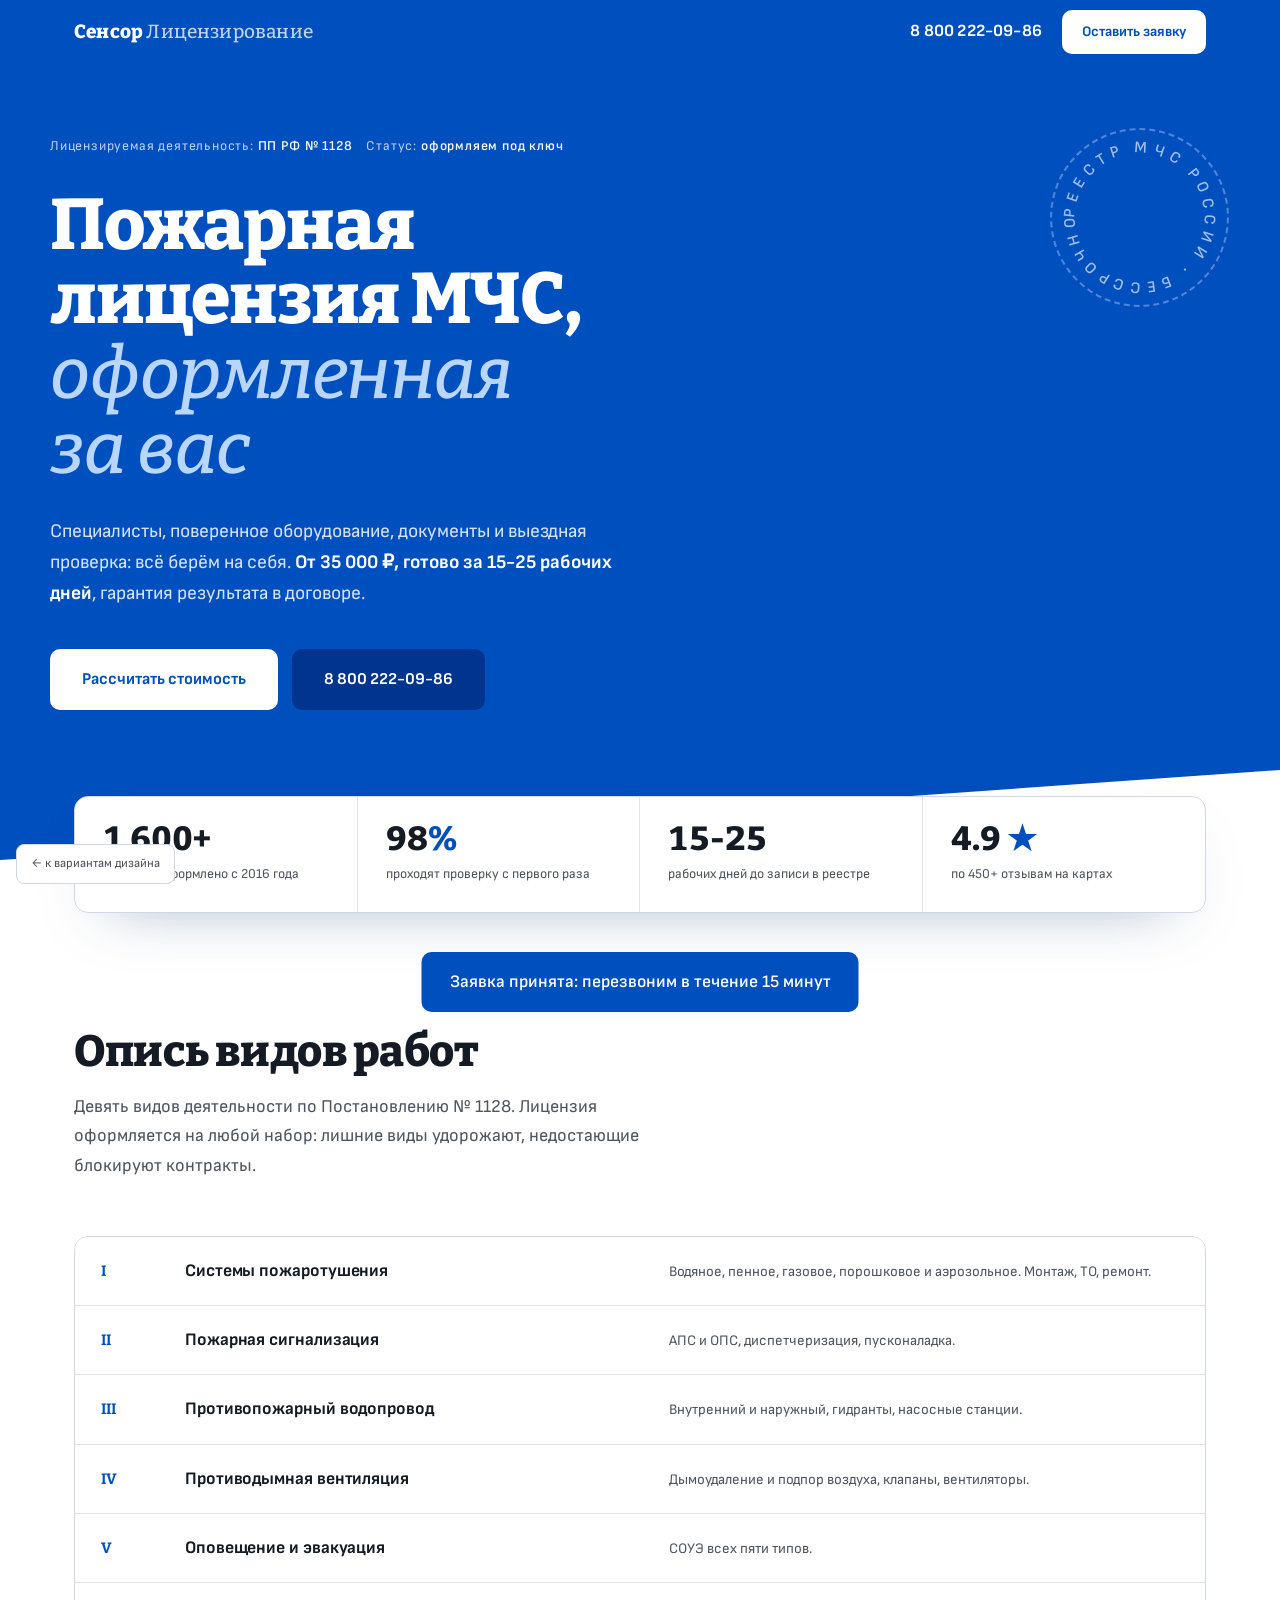
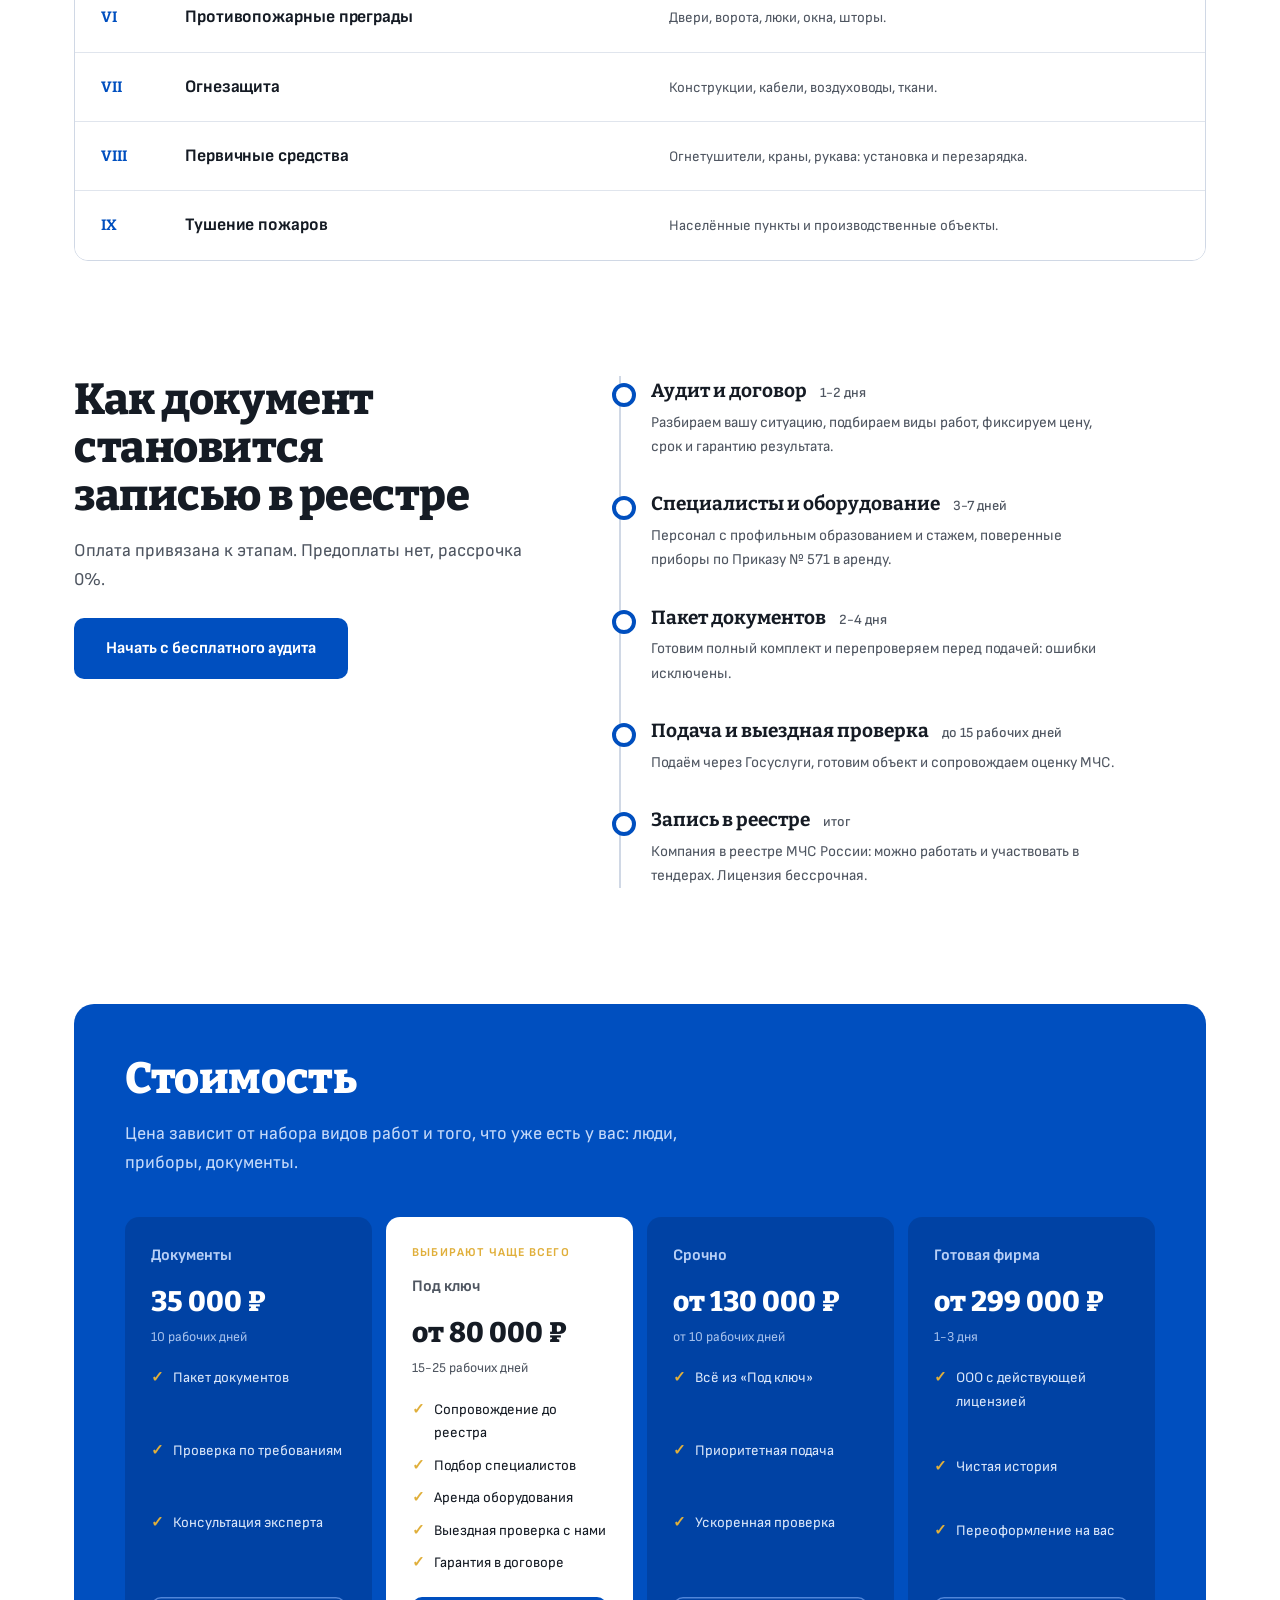
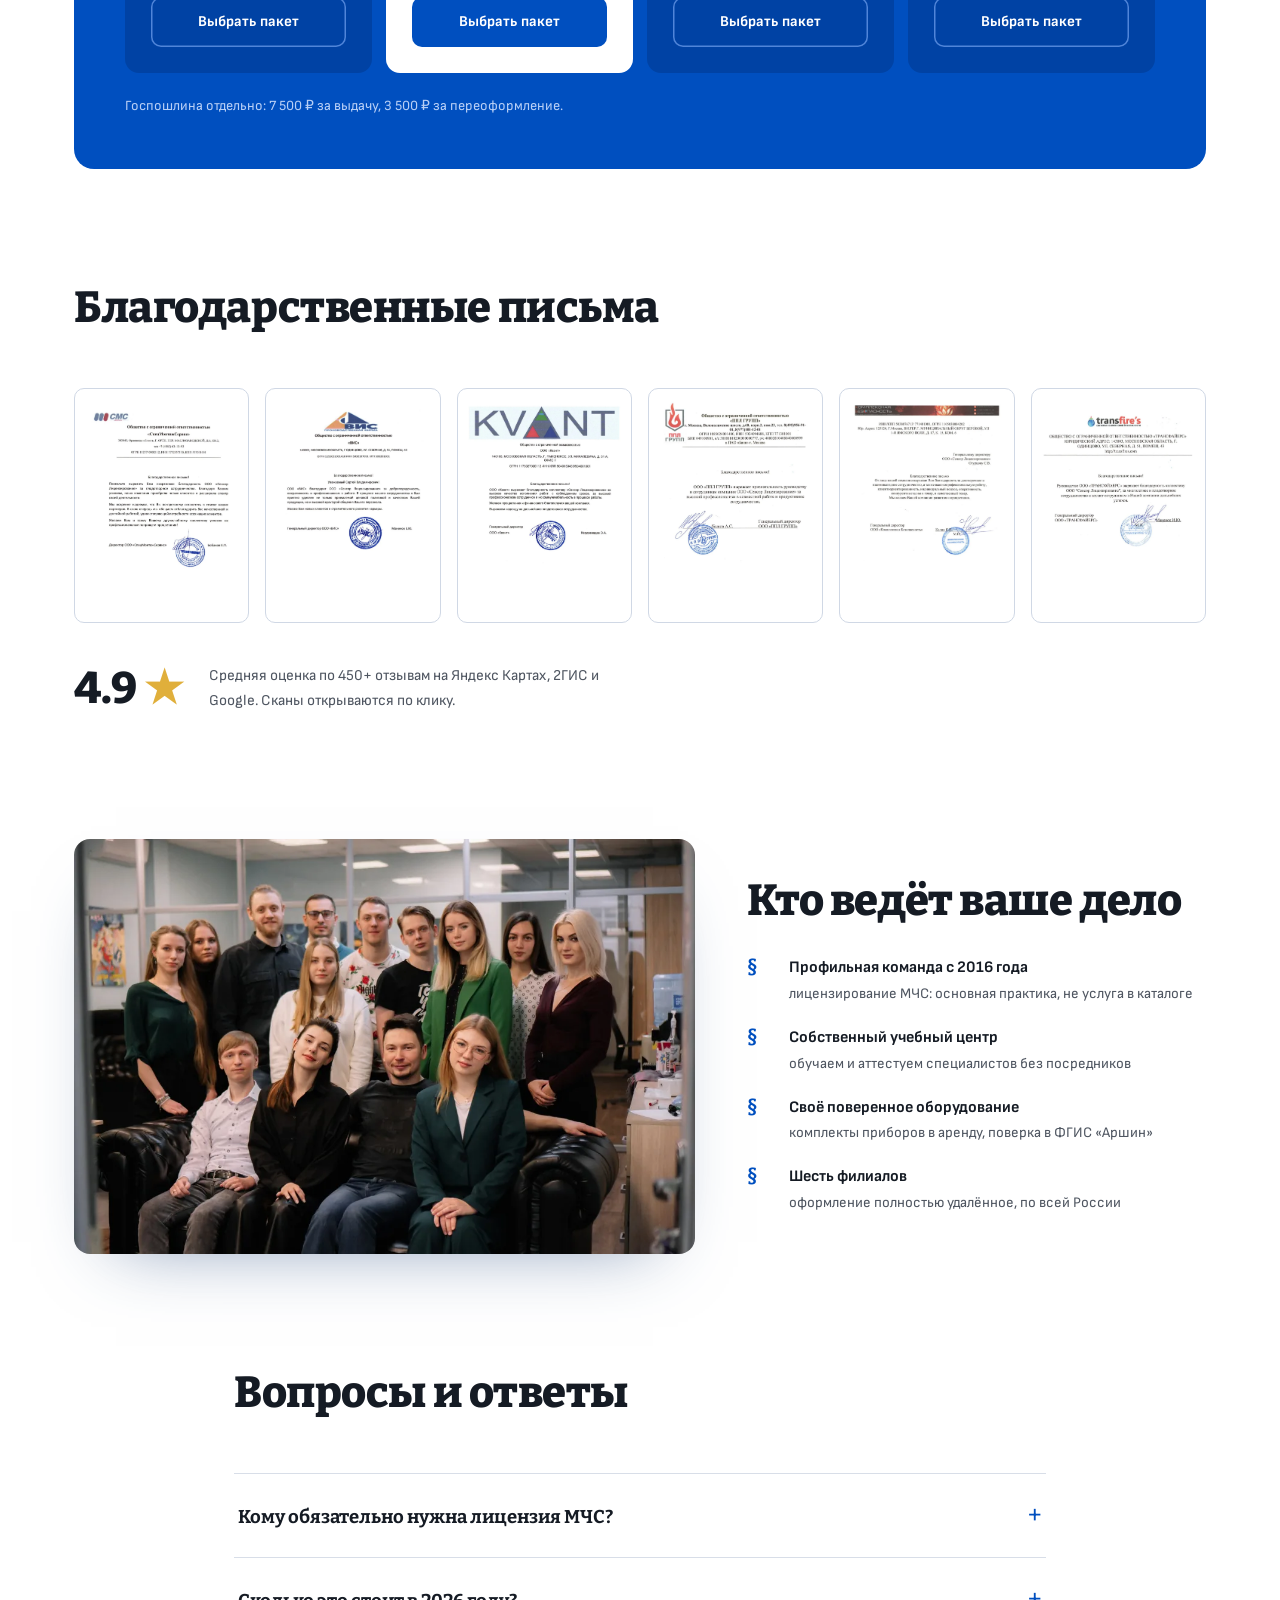
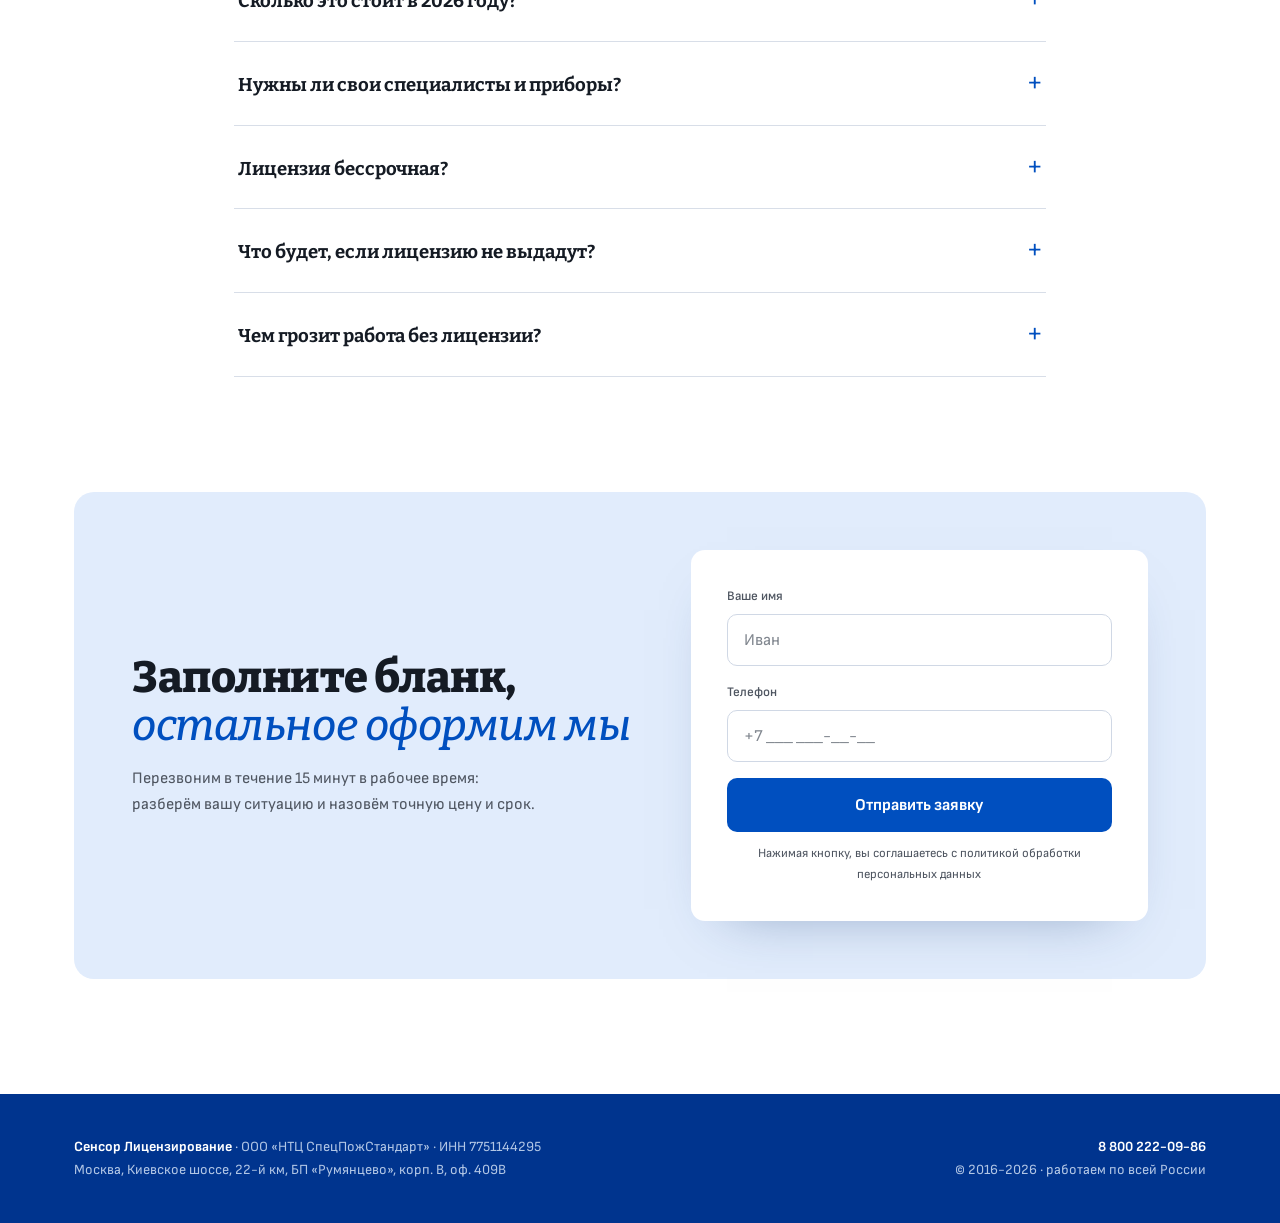
<file: v2-impeccable/index.html>
<!doctype html>
<html lang="ru">
<head>
<meta charset="utf-8">
<meta name="viewport" content="width=device-width,initial-scale=1">
<title>Пожарная лицензия МЧС под ключ | Сенсор Лицензирование: вариант 2</title>
<meta name="robots" content="noindex,nofollow">
<meta name="description" content="Лицензия МЧС под ключ от 35 000 ₽ за 15-25 рабочих дней. Вариант дизайна: кобальтовый документ.">
<link rel="preconnect" href="https://fonts.googleapis.com">
<link rel="preconnect" href="https://fonts.gstatic.com" crossorigin>
<link href="https://fonts.googleapis.com/css2?family=Bitter:ital,wght@0,500;0,700;0,800;1,500&family=Sofia+Sans:wght@400;500;600;700&display=swap" rel="stylesheet">
<style>
:root{
  --cobalt:oklch(0.46 0.19 259);          /* основной бренд */
  --cobalt-deep:oklch(0.36 0.16 259);     /* тёмный слой */
  --cobalt-line:oklch(0.62 0.14 259);     /* линии на кобальте */
  --sky:oklch(0.94 0.025 259);            /* холодная подложка карточек */
  --bg:oklch(1 0 0);                      /* чистый белый */
  --ink:oklch(0.22 0.02 259);
  --mut:oklch(0.45 0.02 259);
  --gold:oklch(0.78 0.14 85);
  --r:10px;
  --ease:cubic-bezier(.19,1,.22,1);
}
*{margin:0;padding:0;box-sizing:border-box}
html{scroll-behavior:smooth}
body{font-family:'Sofia Sans',sans-serif;background:var(--bg);color:var(--ink);font-size:17.5px;line-height:1.62;-webkit-font-smoothing:antialiased;overflow-x:clip}
a{color:inherit;text-decoration:none}
img{display:block;max-width:100%;height:auto}
button{font-family:inherit}
::selection{background:var(--cobalt);color:#fff}
.w{max-width:1180px;margin:0 auto;padding:0 24px}
.serif{font-family:'Bitter',serif}

/* ---------- шапка ---------- */
header{position:sticky;top:0;z-index:50;background:var(--cobalt);color:#fff}
.hb{display:flex;align-items:center;justify-content:space-between;height:64px;gap:16px}
.brand{font-family:'Bitter',serif;font-weight:800;font-size:19px;letter-spacing:.01em}
.brand span{font-weight:500;opacity:.75}
.htel{display:flex;align-items:center;gap:20px}
.htel a.tel{font-weight:700;font-size:17px;letter-spacing:.01em}
.hbtn{background:#fff;color:var(--cobalt);font-weight:700;font-size:14.5px;padding:10px 20px;border-radius:var(--r);transition:transform .15s var(--ease),box-shadow .2s}
.hbtn:hover{box-shadow:0 4px 0 var(--cobalt-deep);transform:translateY(-2px)}
@media(max-width:600px){.hbtn{display:none}}

/* ---------- hero: drenched cobalt ---------- */
.hero{background:var(--cobalt);color:#fff;position:relative;overflow:hidden}
.hero::after{content:"";position:absolute;inset:auto 0 0 0;height:90px;background:var(--bg);clip-path:polygon(0 100%,100% 100%,100% 0)}
.hero .in{padding:72px 0 150px;position:relative;z-index:1}
.hero .doc-no{font-size:13.5px;letter-spacing:.06em;color:oklch(0.85 0.06 259);margin-bottom:30px;display:flex;gap:14px;flex-wrap:wrap}
.hero .doc-no b{color:#fff;font-weight:600}
.hero h1{font-family:'Bitter',serif;font-weight:800;font-size:clamp(38px,5.6vw,84px);line-height:1.04;letter-spacing:-.015em;max-width:13ch;text-wrap:balance}
.hero h1 em{font-style:italic;font-weight:500;color:oklch(0.87 0.07 259)}
.hero .sub{margin:30px 0 40px;font-size:clamp(17px,1.5vw,20px);max-width:54ch;color:oklch(0.91 0.035 259)}
.hero .sub b{color:#fff}
.hero .cta{display:flex;gap:14px;flex-wrap:wrap;align-items:center}
.btn{display:inline-flex;align-items:center;justify-content:center;gap:10px;background:#fff;color:var(--cobalt);font-weight:700;font-size:16.5px;padding:17px 32px;border:none;border-radius:var(--r);cursor:pointer;transition:transform .15s var(--ease),box-shadow .2s}
.btn:hover{transform:translateY(-2px);box-shadow:0 5px 0 var(--cobalt-deep)}
.btn:active{transform:translateY(0);box-shadow:none}
.btn.olive{background:var(--cobalt-deep);color:#fff}
.btn.olive:hover{box-shadow:0 5px 0 oklch(0.26 0.12 259)}
.hero .seal{position:absolute;right:4%;top:64px;width:clamp(120px,14vw,180px);aspect-ratio:1;border-radius:50%;border:2px dashed var(--cobalt-line);display:grid;place-items:center;animation:spin 40s linear infinite;z-index:0}
.hero .seal svg{width:100%;height:100%}
.hero .seal text{font-family:'Sofia Sans';font-size:9.2px;font-weight:600;letter-spacing:.34em;text-transform:uppercase;fill:oklch(0.8 0.08 259)}
@keyframes spin{to{transform:rotate(360deg)}}
@media(max-width:900px){.hero .seal{display:none}}

/* факты-строка на стыке */
.facts{margin-top:-64px;position:relative;z-index:5}
.facts .row{background:#fff;border:1px solid oklch(0.88 0.02 259);border-radius:14px;box-shadow:0 24px 60px -36px oklch(0.4 0.1 259 / .5);display:grid;grid-template-columns:repeat(4,1fr)}
@media(max-width:880px){.facts .row{grid-template-columns:1fr 1fr}}
.fact{padding:26px 28px;border-right:1px solid oklch(0.92 0.012 259)}
.fact:last-child{border-right:none}
@media(max-width:880px){.fact:nth-child(2){border-right:none}.fact:nth-child(-n+2){border-bottom:1px solid oklch(0.92 0.012 259)}}
.fact .v{font-family:'Bitter',serif;font-weight:800;font-size:clamp(26px,2.6vw,36px);line-height:1;font-variant-numeric:tabular-nums}
.fact .v i{font-style:normal;color:var(--cobalt)}
.fact .l{font-size:13.5px;color:var(--mut);margin-top:8px}

/* ---------- секции ---------- */
section{padding:clamp(72px,9vw,116px) 0}
h2.t{font-family:'Bitter',serif;font-weight:800;font-size:clamp(28px,3.4vw,46px);line-height:1.1;letter-spacing:-.01em;text-wrap:balance;max-width:22ch}
.t-sub{font-size:18px;color:var(--mut);max-width:60ch;margin-top:16px}
.mt{margin-top:clamp(36px,5vw,56px)}

/* виды работ: реестровая опись */
.ledger{border:1px solid oklch(0.88 0.02 259);border-radius:14px;overflow:hidden}
.li-row{display:grid;grid-template-columns:64px 1fr 1.1fr;gap:20px;align-items:baseline;padding:20px 26px;background:#fff;border-bottom:1px solid oklch(0.92 0.012 259);transition:background .2s}
.li-row:last-child{border-bottom:none}
.li-row:hover{background:var(--sky)}
@media(max-width:760px){.li-row{grid-template-columns:48px 1fr}.li-row p{grid-column:2}}
.li-row .no{font-family:'Bitter';font-weight:700;color:var(--cobalt);font-size:15px}
.li-row h3{font-size:17.5px;font-weight:700;letter-spacing:-.005em}
.li-row p{font-size:14.5px;color:var(--mut)}

/* как работаем: двухколоночный разворот */
.spread{display:grid;grid-template-columns:.9fr 1.1fr;gap:clamp(32px,5vw,72px);align-items:start}
@media(max-width:860px){.spread{grid-template-columns:1fr}}
.spread .sticky{position:sticky;top:96px}
@media(max-width:860px){.spread .sticky{position:static}}
.timeline{border-left:2px solid oklch(0.88 0.02 259);padding-left:30px;display:grid;gap:30px}
.tstep{position:relative}
.tstep::before{content:"";position:absolute;left:-39px;top:7px;width:16px;height:16px;border-radius:50%;background:#fff;border:4px solid var(--cobalt)}
.tstep h3{font-family:'Bitter';font-weight:700;font-size:19px;margin-bottom:4px}
.tstep h3 span{color:var(--mut);font-family:'Sofia Sans';font-weight:500;font-size:14px;margin-left:10px}
.tstep p{font-size:15px;color:var(--mut);max-width:52ch}

/* тарифы: кобальтовая полка */
.shelf{background:var(--cobalt);color:#fff;border-radius:20px;padding:clamp(28px,4vw,52px)}
.shelf h2.t{color:#fff}
.shelf .t-sub{color:oklch(0.88 0.05 259)}
.tiers{display:grid;grid-template-columns:repeat(4,1fr);gap:14px;margin-top:40px}
@media(max-width:1000px){.tiers{grid-template-columns:1fr 1fr}}
@media(max-width:560px){.tiers{grid-template-columns:1fr}}
.tier{background:oklch(0.41 0.17 259);border-radius:14px;padding:26px;display:flex;flex-direction:column;transition:transform .25s var(--ease),background .25s}
.tier:hover{transform:translateY(-5px);background:oklch(0.39 0.165 259)}
.tier.star{background:#fff;color:var(--ink)}
.tier.star:hover{background:#fff}
.tier .tg{font-size:12px;font-weight:700;letter-spacing:.1em;text-transform:uppercase;color:var(--gold);margin-bottom:12px}
.tier h3{font-size:16px;font-weight:700;color:oklch(0.85 0.06 259)}
.tier.star h3{color:var(--mut)}
.tier .pr{font-family:'Bitter';font-weight:800;font-size:clamp(24px,2.2vw,30px);margin:10px 0 2px;white-space:nowrap}
.tier .tm{font-size:13.5px;color:oklch(0.8 0.07 259);margin-bottom:18px}
.tier.star .tm{color:var(--mut)}
.tier ul{list-style:none;display:grid;gap:9px;margin-bottom:22px;flex:1}
.tier li{font-size:14.5px;padding-left:22px;position:relative;color:oklch(0.92 0.03 259)}
.tier.star li{color:var(--ink)}
.tier li::before{content:"✓";position:absolute;left:0;font-weight:700;color:var(--gold)}
.tier .btn{width:100%;padding:13px 16px;font-size:15px}
.tier.star .btn{background:var(--cobalt);color:#fff}
.tier.star .btn:hover{box-shadow:0 5px 0 var(--cobalt-deep)}
.tier:not(.star) .btn{background:transparent;color:#fff;box-shadow:inset 0 0 0 1.5px var(--cobalt-line)}
.tier:not(.star) .btn:hover{background:oklch(0.36 0.15 259);transform:none}
.shelf .fee{margin-top:22px;font-size:14px;color:oklch(0.85 0.06 259)}

/* письма: стол с документами */
.desk{display:grid;grid-template-columns:repeat(6,1fr);gap:16px}
@media(max-width:980px){.desk{grid-template-columns:repeat(3,1fr)}}
@media(max-width:560px){.desk{grid-template-columns:1fr 1fr}}
.desk a{background:#fff;border:1px solid oklch(0.88 0.02 259);border-radius:10px;padding:10px;transition:transform .3s var(--ease),box-shadow .3s}
.desk a:hover{transform:translateY(-6px) rotate(-1deg);box-shadow:0 22px 44px -26px oklch(0.4 0.1 259 / .55)}
.desk a:nth-child(2n):hover{transform:translateY(-6px) rotate(1deg)}
.desk img{width:100%;aspect-ratio:.72;object-fit:cover;object-position:top;border-radius:5px}
.praise{display:flex;align-items:center;gap:26px;flex-wrap:wrap;margin-top:30px}
.praise .score{font-family:'Bitter';font-weight:800;font-size:44px}
.praise .score i{font-style:normal;color:var(--gold)}
.praise p{font-size:15px;color:var(--mut);max-width:48ch}

/* команда */
.team{display:grid;grid-template-columns:1.15fr .85fr;gap:clamp(28px,4vw,56px);align-items:center}
@media(max-width:860px){.team{grid-template-columns:1fr}}
.team .ph{border-radius:16px;overflow:hidden;box-shadow:0 30px 70px -42px oklch(0.4 0.1 259 / .6)}
.team .ph img{width:100%;transition:transform 1.2s var(--ease)}
.team .ph:hover img{transform:scale(1.03)}
.team h2.t{margin-bottom:6px}
.team ul{list-style:none;display:grid;gap:14px;margin-top:26px}
.team li{display:grid;grid-template-columns:30px 1fr;gap:12px;font-size:16px;align-items:baseline}
.team li b{display:block}
.team li span{color:var(--mut);font-size:14.5px}
.team li::before{content:"§";font-family:'Bitter';color:var(--cobalt);font-weight:700;font-size:19px}

/* FAQ */
.qa{border-top:1px solid oklch(0.9 0.015 259)}
.qa details{border-bottom:1px solid oklch(0.9 0.015 259)}
.qa summary{cursor:pointer;list-style:none;display:flex;justify-content:space-between;gap:18px;align-items:baseline;padding:22px 4px;font-family:'Bitter';font-weight:700;font-size:18.5px;transition:color .2s}
.qa summary::-webkit-details-marker{display:none}
.qa summary::after{content:"+";font-size:24px;font-weight:500;color:var(--cobalt);transition:transform .3s var(--ease);flex:0 0 auto}
.qa details[open] summary::after{transform:rotate(45deg)}
.qa summary:hover{color:var(--cobalt)}
.qa .ans{padding:0 4px 24px;color:var(--mut);font-size:16px;max-width:68ch}

/* финал: бланк заявки */
.blank{background:var(--sky);border-radius:20px;padding:clamp(30px,4.6vw,58px);display:grid;grid-template-columns:1fr .9fr;gap:clamp(28px,4vw,56px);align-items:center}
@media(max-width:860px){.blank{grid-template-columns:1fr}}
.blank h2.t em{font-style:italic;font-weight:500;color:var(--cobalt)}
.blank p.note{margin-top:16px;color:var(--mut);font-size:16px;max-width:46ch}
.form{background:#fff;border-radius:14px;padding:clamp(24px,3vw,36px);box-shadow:0 24px 56px -36px oklch(0.4 0.1 259 / .5)}
.fld{margin-bottom:16px}
.fld label{display:block;font-size:13px;font-weight:600;color:var(--mut);margin-bottom:7px}
.fld input{width:100%;padding:15px 16px;border:1.5px solid oklch(0.88 0.02 259);border-radius:var(--r);font-size:16.5px;font-family:inherit;color:var(--ink);transition:border-color .2s,box-shadow .2s}
.fld input::placeholder{color:oklch(0.62 0.015 259)}
.fld input:focus{outline:none;border-color:var(--cobalt);box-shadow:0 0 0 4px oklch(0.46 0.19 259 / .14)}
.form .btn{width:100%;background:var(--cobalt);color:#fff}
.form .btn:hover{box-shadow:0 5px 0 var(--cobalt-deep)}
.form .fine{font-size:12.5px;color:var(--mut);margin-top:12px;text-align:center}

/* футер */
footer{background:var(--cobalt-deep);color:oklch(0.82 0.05 259);padding:42px 0;font-size:14px}
footer .row{display:flex;justify-content:space-between;gap:18px;flex-wrap:wrap}
footer b{color:#fff}

/* служебное */
.toast{position:fixed;left:50%;bottom:28px;transform:translateX(-50%) translateY(140px);background:var(--cobalt);color:#fff;padding:16px 28px;border-radius:var(--r);font-weight:600;transition:transform .4s var(--ease);z-index:200;max-width:92vw;text-align:center}
.toast.show{transform:translateX(-50%) translateY(0)}
.rv{opacity:0;transform:translateY(24px);transition:opacity .75s var(--ease),transform .75s var(--ease)}
.rv.in{opacity:1;transform:none}
.back{position:fixed;left:16px;bottom:16px;z-index:60;background:#fff;border:1px solid oklch(0.88 0.02 259);color:var(--mut);font-size:12.5px;padding:9px 14px;border-radius:8px}
.back:hover{color:var(--ink);border-color:var(--mut)}
@media(prefers-reduced-motion:reduce){
  html{scroll-behavior:auto}
  .hero .seal{animation:none}
  .rv{opacity:1;transform:none;transition:none}
  *{transition-duration:.01ms !important}
}
</style>
</head>
<body>

<header><div class="w hb">
  <div class="brand">Сенсор <span>Лицензирование</span></div>
  <div class="htel">
    <a class="tel" href="tel:+78002220986">8 800 222-09-86</a>
    <a class="hbtn" href="#zayavka">Оставить заявку</a>
  </div>
</div></header>

<!-- HERO -->
<div class="hero">
  <div class="seal" aria-hidden="true">
    <svg viewBox="0 0 100 100"><defs><path id="c" d="M50,50 m-37,0 a37,37 0 1,1 74,0 a37,37 0 1,1 -74,0"/></defs>
    <text><textPath href="#c">реестр мчс россии · бессрочно · вся рф · реестр мчс россии · бессрочно ·</textPath></text></svg>
  </div>
  <div class="w in">
    <div class="doc-no"><span>Лицензируемая деятельность: <b>ПП РФ № 1128</b></span><span>Статус: <b>оформляем под ключ</b></span></div>
    <h1>Пожарная лицензия МЧС, <em>оформленная за вас</em></h1>
    <p class="sub">Специалисты, поверенное оборудование, документы и выездная проверка: всё берём на себя. <b>От 35 000 ₽, готово за 15-25 рабочих дней</b>, гарантия результата в договоре.</p>
    <div class="cta">
      <a class="btn" href="#zayavka">Рассчитать стоимость</a>
      <a class="btn olive" href="tel:+78002220986">8 800 222-09-86</a>
    </div>
  </div>
</div>

<div class="facts w">
  <div class="row rv">
    <div class="fact"><div class="v" data-cnt="1600">0</div><div class="l">лицензий оформлено с 2016 года</div></div>
    <div class="fact"><div class="v"><span data-cnt="98">0</span><i>%</i></div><div class="l">проходят проверку с первого раза</div></div>
    <div class="fact"><div class="v">15-25</div><div class="l">рабочих дней до записи в реестре</div></div>
    <div class="fact"><div class="v">4.9 <i>★</i></div><div class="l">по 450+ отзывам на картах</div></div>
  </div>
</div>

<!-- ВИДЫ РАБОТ -->
<section><div class="w">
  <h2 class="t">Опись видов работ</h2>
  <p class="t-sub">Девять видов деятельности по Постановлению № 1128. Лицензия оформляется на любой набор: лишние виды удорожают, недостающие блокируют контракты.</p>
  <div class="ledger mt rv">
    <div class="li-row"><span class="no">I</span><h3>Системы пожаротушения</h3><p>Водяное, пенное, газовое, порошковое и аэрозольное. Монтаж, ТО, ремонт.</p></div>
    <div class="li-row"><span class="no">II</span><h3>Пожарная сигнализация</h3><p>АПС и ОПС, диспетчеризация, пусконаладка.</p></div>
    <div class="li-row"><span class="no">III</span><h3>Противопожарный водопровод</h3><p>Внутренний и наружный, гидранты, насосные станции.</p></div>
    <div class="li-row"><span class="no">IV</span><h3>Противодымная вентиляция</h3><p>Дымоудаление и подпор воздуха, клапаны, вентиляторы.</p></div>
    <div class="li-row"><span class="no">V</span><h3>Оповещение и эвакуация</h3><p>СОУЭ всех пяти типов.</p></div>
    <div class="li-row"><span class="no">VI</span><h3>Противопожарные преграды</h3><p>Двери, ворота, люки, окна, шторы.</p></div>
    <div class="li-row"><span class="no">VII</span><h3>Огнезащита</h3><p>Конструкции, кабели, воздуховоды, ткани.</p></div>
    <div class="li-row"><span class="no">VIII</span><h3>Первичные средства</h3><p>Огнетушители, краны, рукава: установка и перезарядка.</p></div>
    <div class="li-row"><span class="no">IX</span><h3>Тушение пожаров</h3><p>Населённые пункты и производственные объекты.</p></div>
  </div>
</div></section>

<!-- ПРОЦЕСС -->
<section style="padding-top:0"><div class="w spread">
  <div class="sticky rv">
    <h2 class="t">Как документ становится записью в реестре</h2>
    <p class="t-sub">Оплата привязана к этапам. Предоплаты нет, рассрочка 0%.</p>
    <p style="margin-top:24px"><a class="btn olive" style="background:var(--cobalt);"" href="#zayavka">Начать с бесплатного аудита</a></p>
  </div>
  <div class="timeline rv">
    <div class="tstep"><h3>Аудит и договор <span>1-2 дня</span></h3><p>Разбираем вашу ситуацию, подбираем виды работ, фиксируем цену, срок и гарантию результата.</p></div>
    <div class="tstep"><h3>Специалисты и оборудование <span>3-7 дней</span></h3><p>Персонал с профильным образованием и стажем, поверенные приборы по Приказу № 571 в аренду.</p></div>
    <div class="tstep"><h3>Пакет документов <span>2-4 дня</span></h3><p>Готовим полный комплект и перепроверяем перед подачей: ошибки исключены.</p></div>
    <div class="tstep"><h3>Подача и выездная проверка <span>до 15 рабочих дней</span></h3><p>Подаём через Госуслуги, готовим объект и сопровождаем оценку МЧС.</p></div>
    <div class="tstep"><h3>Запись в реестре <span>итог</span></h3><p>Компания в реестре МЧС России: можно работать и участвовать в тендерах. Лицензия бессрочная.</p></div>
  </div>
</div></section>

<!-- ТАРИФЫ -->
<section style="padding-top:0"><div class="w">
  <div class="shelf rv">
    <h2 class="t">Стоимость</h2>
    <p class="t-sub">Цена зависит от набора видов работ и того, что уже есть у вас: люди, приборы, документы.</p>
    <div class="tiers">
      <div class="tier"><h3>Документы</h3><div class="pr">35 000 ₽</div><div class="tm">10 рабочих дней</div>
        <ul><li>Пакет документов</li><li>Проверка по требованиям</li><li>Консультация эксперта</li></ul>
        <a class="btn" href="#zayavka">Выбрать пакет</a></div>
      <div class="tier star"><div class="tg">Выбирают чаще всего</div><h3>Под ключ</h3><div class="pr">от 80 000 ₽</div><div class="tm">15-25 рабочих дней</div>
        <ul><li>Сопровождение до реестра</li><li>Подбор специалистов</li><li>Аренда оборудования</li><li>Выездная проверка с нами</li><li>Гарантия в договоре</li></ul>
        <a class="btn" href="#zayavka">Выбрать пакет</a></div>
      <div class="tier"><h3>Срочно</h3><div class="pr">от 130 000 ₽</div><div class="tm">от 10 рабочих дней</div>
        <ul><li>Всё из «Под ключ»</li><li>Приоритетная подача</li><li>Ускоренная проверка</li></ul>
        <a class="btn" href="#zayavka">Выбрать пакет</a></div>
      <div class="tier"><h3>Готовая фирма</h3><div class="pr">от 299 000 ₽</div><div class="tm">1-3 дня</div>
        <ul><li>ООО с действующей лицензией</li><li>Чистая история</li><li>Переоформление на вас</li></ul>
        <a class="btn" href="#zayavka">Выбрать пакет</a></div>
    </div>
    <p class="fee">Госпошлина отдельно: 7 500 ₽ за выдачу, 3 500 ₽ за переоформление.</p>
  </div>
</div></section>

<!-- ПИСЬМА -->
<section style="padding-top:0"><div class="w">
  <h2 class="t">Благодарственные письма</h2>
  <div class="desk mt rv">
    <a href="../assets/real/pismo_1.webp" target="_blank" rel="noopener"><img loading="lazy" src="../assets/real/pismo_1.webp" alt="Благодарственное письмо, скан 1"></a>
    <a href="../assets/real/pismo_2.webp" target="_blank" rel="noopener"><img loading="lazy" src="../assets/real/pismo_2.webp" alt="Благодарственное письмо, скан 2"></a>
    <a href="../assets/real/pismo_3.webp" target="_blank" rel="noopener"><img loading="lazy" src="../assets/real/pismo_3.webp" alt="Благодарственное письмо, скан 3"></a>
    <a href="../assets/real/pismo_4.webp" target="_blank" rel="noopener"><img loading="lazy" src="../assets/real/pismo_4.webp" alt="Благодарственное письмо, скан 4"></a>
    <a href="../assets/real/pismo_5.webp" target="_blank" rel="noopener"><img loading="lazy" src="../assets/real/pismo_5.webp" alt="Благодарственное письмо, скан 5"></a>
    <a href="../assets/real/pismo_6.webp" target="_blank" rel="noopener"><img loading="lazy" src="../assets/real/pismo_6.webp" alt="Благодарственное письмо, скан 6"></a>
  </div>
  <div class="praise rv">
    <div class="score">4.9 <i>★</i></div>
    <p>Средняя оценка по 450+ отзывам на Яндекс Картах, 2ГИС и Google. Сканы открываются по клику.</p>
  </div>
</div></section>

<!-- КОМАНДА -->
<section style="padding-top:0"><div class="w team">
  <div class="ph rv"><img loading="lazy" src="../assets/real/office.webp" alt="Команда компании Сенсор Лицензирование"></div>
  <div class="rv">
    <h2 class="t">Кто ведёт ваше дело</h2>
    <ul>
      <li><div><b>Профильная команда с 2016 года</b><span>лицензирование МЧС: основная практика, не услуга в каталоге</span></div></li>
      <li><div><b>Собственный учебный центр</b><span>обучаем и аттестуем специалистов без посредников</span></div></li>
      <li><div><b>Своё поверенное оборудование</b><span>комплекты приборов в аренду, поверка в ФГИС «Аршин»</span></div></li>
      <li><div><b>Шесть филиалов</b><span>оформление полностью удалённое, по всей России</span></div></li>
    </ul>
  </div>
</div></section>

<!-- FAQ -->
<section style="padding-top:0"><div class="w" style="max-width:860px">
  <h2 class="t">Вопросы и ответы</h2>
  <div class="qa mt rv">
    <details><summary>Кому обязательно нужна лицензия МЧС?</summary><p class="ans">Организациям и ИП, которые выполняют монтаж, ТО и ремонт средств обеспечения пожарной безопасности, огнезащиту или тушение пожаров. В том числе для участия в тендерах по 44-ФЗ и 223-ФЗ.</p></details>
    <details><summary>Сколько это стоит в 2026 году?</summary><p class="ans">Госпошлина 7 500 ₽. Сопровождение: от 35 000 ₽ за подготовку документов до 80 000-130 000 ₽ за полный пакет со специалистами и оборудованием.</p></details>
    <details><summary>Нужны ли свои специалисты и приборы?</summary><p class="ans">Да, это лицензионные требования. Помогаем с подбором персонала и сдаём поверенное оборудование в аренду: покупать не обязательно.</p></details>
    <details><summary>Лицензия бессрочная?</summary><p class="ans">Да, действует бессрочно и по всей России. Раз в 3 года проходит периодическое подтверждение соответствия: сопровождаем и его.</p></details>
    <details><summary>Что будет, если лицензию не выдадут?</summary><p class="ans">Гарантия результата зафиксирована в договоре: при отказе по нашей вине вернём оплату полностью. На практике 98% клиентов проходят проверку с первого раза.</p></details>
    <details><summary>Чем грозит работа без лицензии?</summary><p class="ans">Штраф до 250 000 ₽ для юрлиц и приостановка деятельности до 90 суток по КоАП РФ, отстранение от тендеров.</p></details>
  </div>
</div></section>

<!-- ЗАЯВКА -->
<section style="padding-top:0" id="zayavka"><div class="w">
  <div class="blank rv">
    <div>
      <h2 class="t">Заполните бланк, <em>остальное оформим мы</em></h2>
      <p class="note">Перезвоним в течение 15 минут в рабочее время: разберём вашу ситуацию и назовём точную цену и срок.</p>
    </div>
    <form class="form" onsubmit="return submitForm(event)">
      <div class="fld"><label for="nm">Ваше имя</label><input id="nm" name="name" placeholder="Иван" required autocomplete="name"></div>
      <div class="fld"><label for="ph">Телефон</label><input id="ph" name="phone" type="tel" placeholder="+7 ___ ___-__-__" required autocomplete="tel"></div>
      <button class="btn" type="submit">Отправить заявку</button>
      <div class="fine">Нажимая кнопку, вы соглашаетесь с политикой обработки персональных данных</div>
    </form>
  </div>
</div></section>

<footer><div class="w row">
  <div><b>Сенсор Лицензирование</b> · ООО «НТЦ СпецПожСтандарт» · ИНН 7751144295<br>Москва, Киевское шоссе, 22-й км, БП «Румянцево», корп. В, оф. 409В</div>
  <div style="text-align:right"><b><a href="tel:+78002220986">8 800 222-09-86</a></b><br>© 2016-2026 · работаем по всей России</div>
</div></footer>

<a class="back" href="../variants.html">← к вариантам дизайна</a>
<div class="toast" id="toast">Заявка принята: перезвоним в течение 15 минут</div>

<script>
var reduce = matchMedia('(prefers-reduced-motion: reduce)').matches;
var io = new IntersectionObserver(function(es){es.forEach(function(e){
  if (e.isIntersecting){ e.target.classList.add('in'); io.unobserve(e.target); }
})},{threshold:.12});
document.querySelectorAll('.rv').forEach(function(el){ io.observe(el); });
var cio = new IntersectionObserver(function(es){es.forEach(function(e){
  if (!e.isIntersecting) return; cio.unobserve(e.target);
  var el = e.target, t = +el.dataset.cnt;
  if (reduce){ el.textContent = t.toLocaleString('ru') + (t >= 1000 ? '+' : ''); return; }
  var t0 = performance.now();
  (function tick(now){
    var p = Math.min((now - t0) / 1300, 1);
    el.textContent = Math.round(t * (1 - Math.pow(1 - p, 4))).toLocaleString('ru') + (t >= 1000 ? '+' : '');
    if (p < 1) requestAnimationFrame(tick);
  })(t0);
})},{threshold:.6});
document.querySelectorAll('[data-cnt]').forEach(function(el){ cio.observe(el); });
document.querySelectorAll('input[type="tel"]').forEach(function(inp){
  inp.addEventListener('input', function(){
    var d = inp.value.replace(/\D/g, '');
    if (d.charAt(0) === '8') d = '7' + d.slice(1);
    if (d && d.charAt(0) !== '7') d = '7' + d;
    d = d.slice(0, 11);
    var o = d.length ? '+7' : '';
    if (d.length > 1) o += ' ' + d.slice(1, 4);
    if (d.length > 4) o += ' ' + d.slice(4, 7);
    if (d.length > 7) o += '-' + d.slice(7, 9);
    if (d.length > 9) o += '-' + d.slice(9, 11);
    inp.value = o;
  });
});
function submitForm(e){e.preventDefault();var t=document.getElementById('toast');t.classList.add('show');e.target.reset();setTimeout(function(){t.classList.remove('show')},4000);return false}
</script>
</body>
</html>
</file>
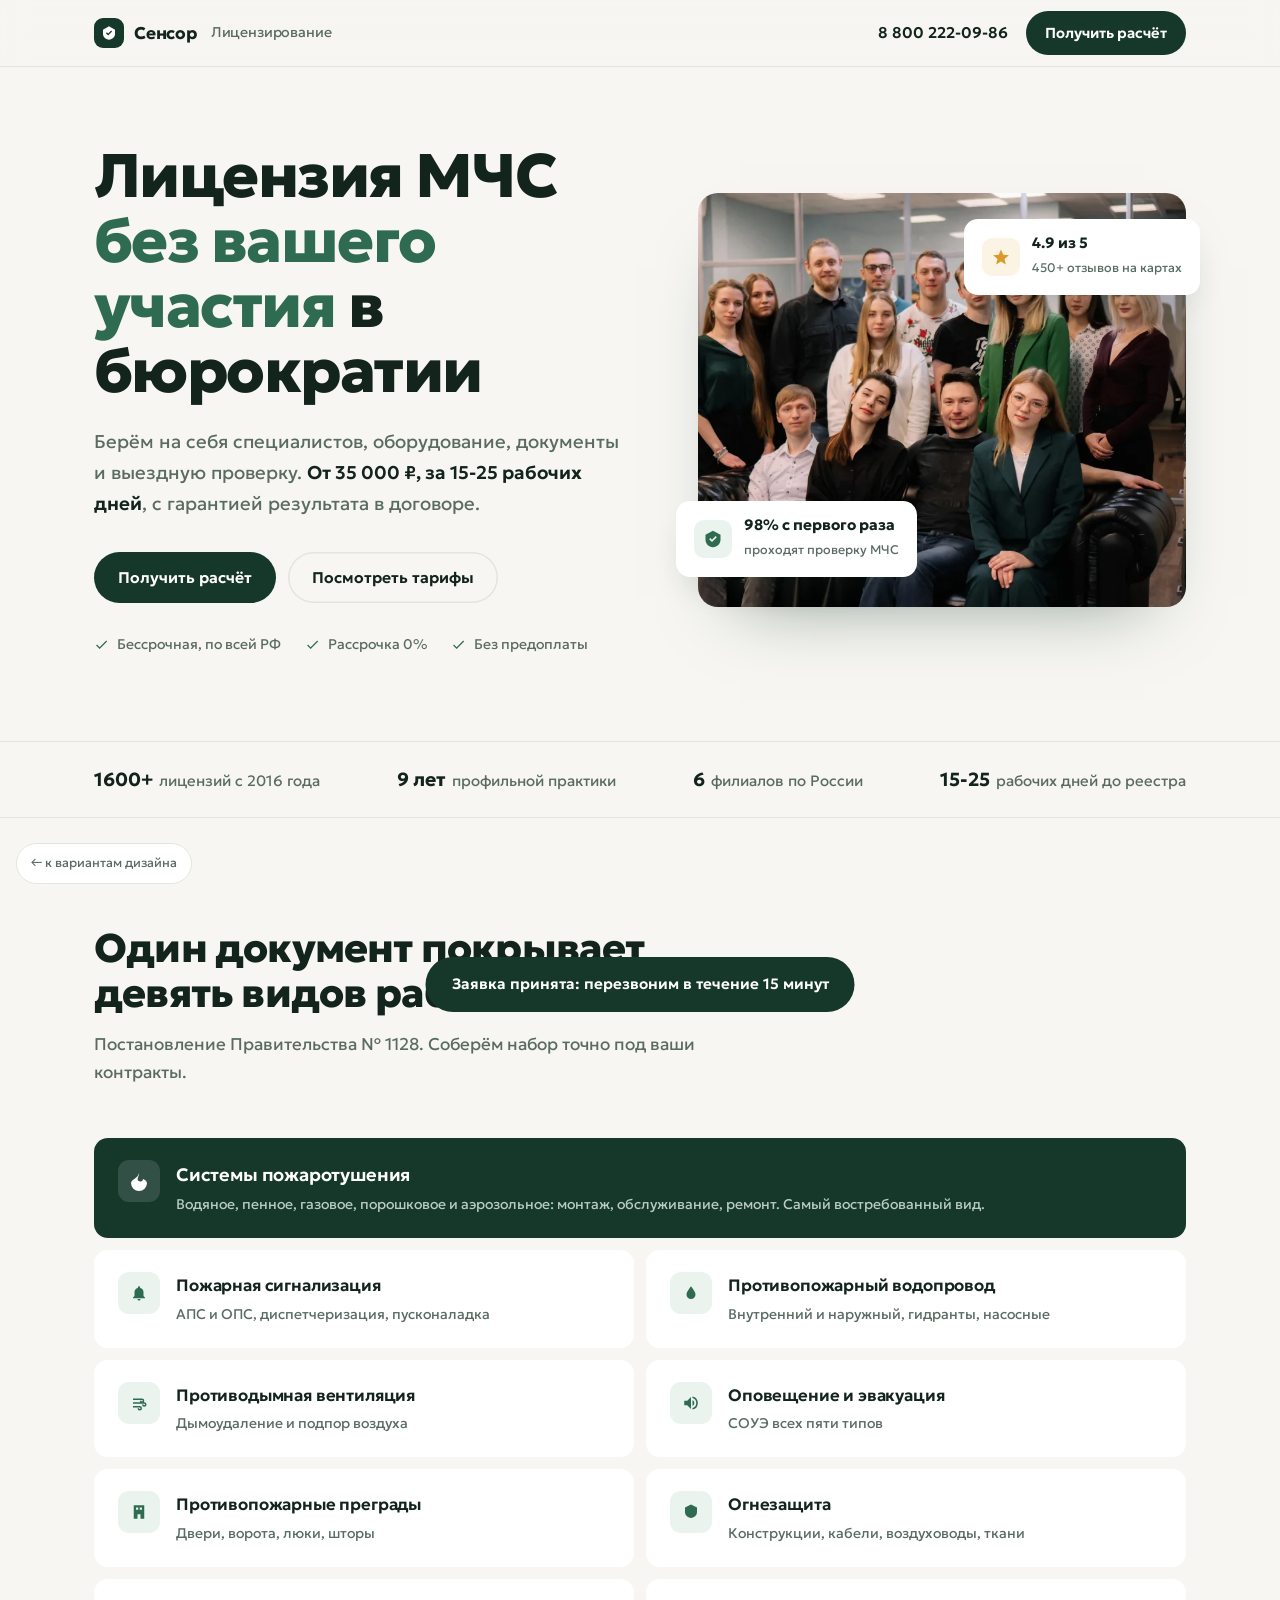
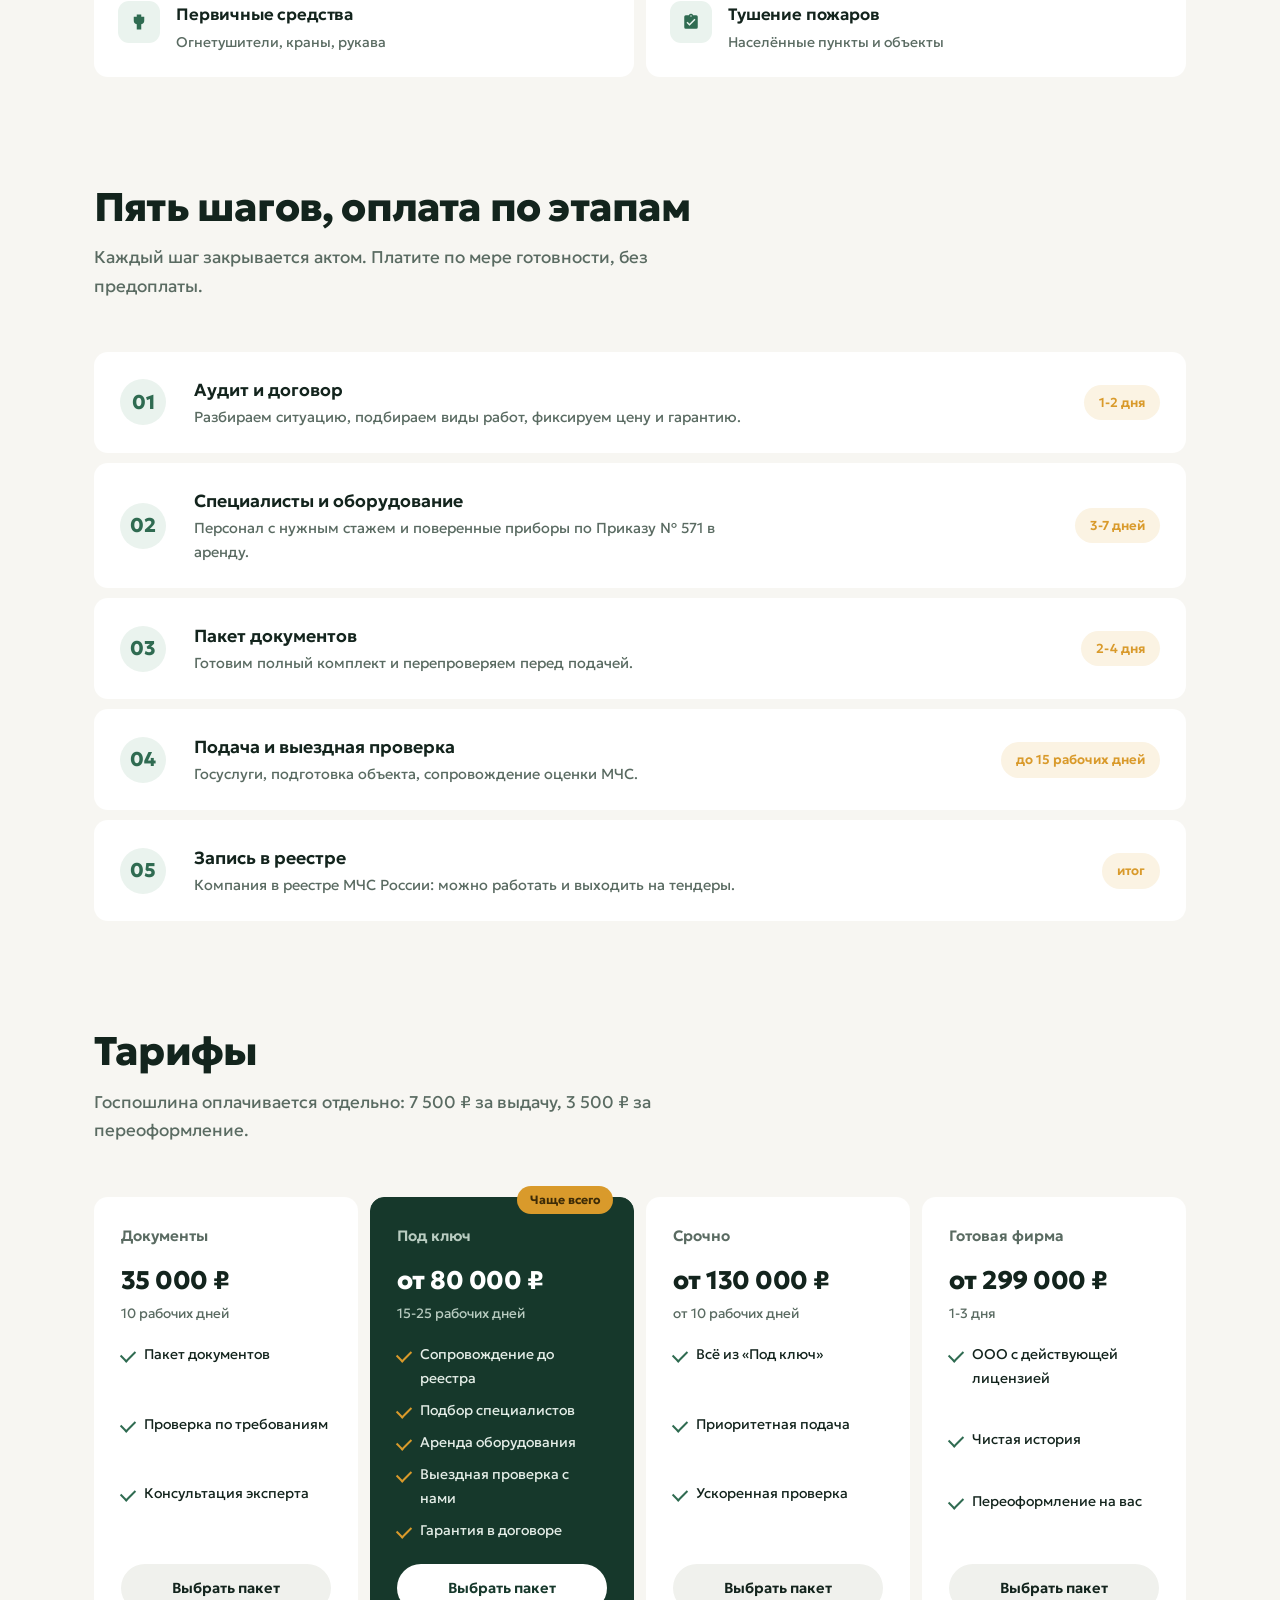
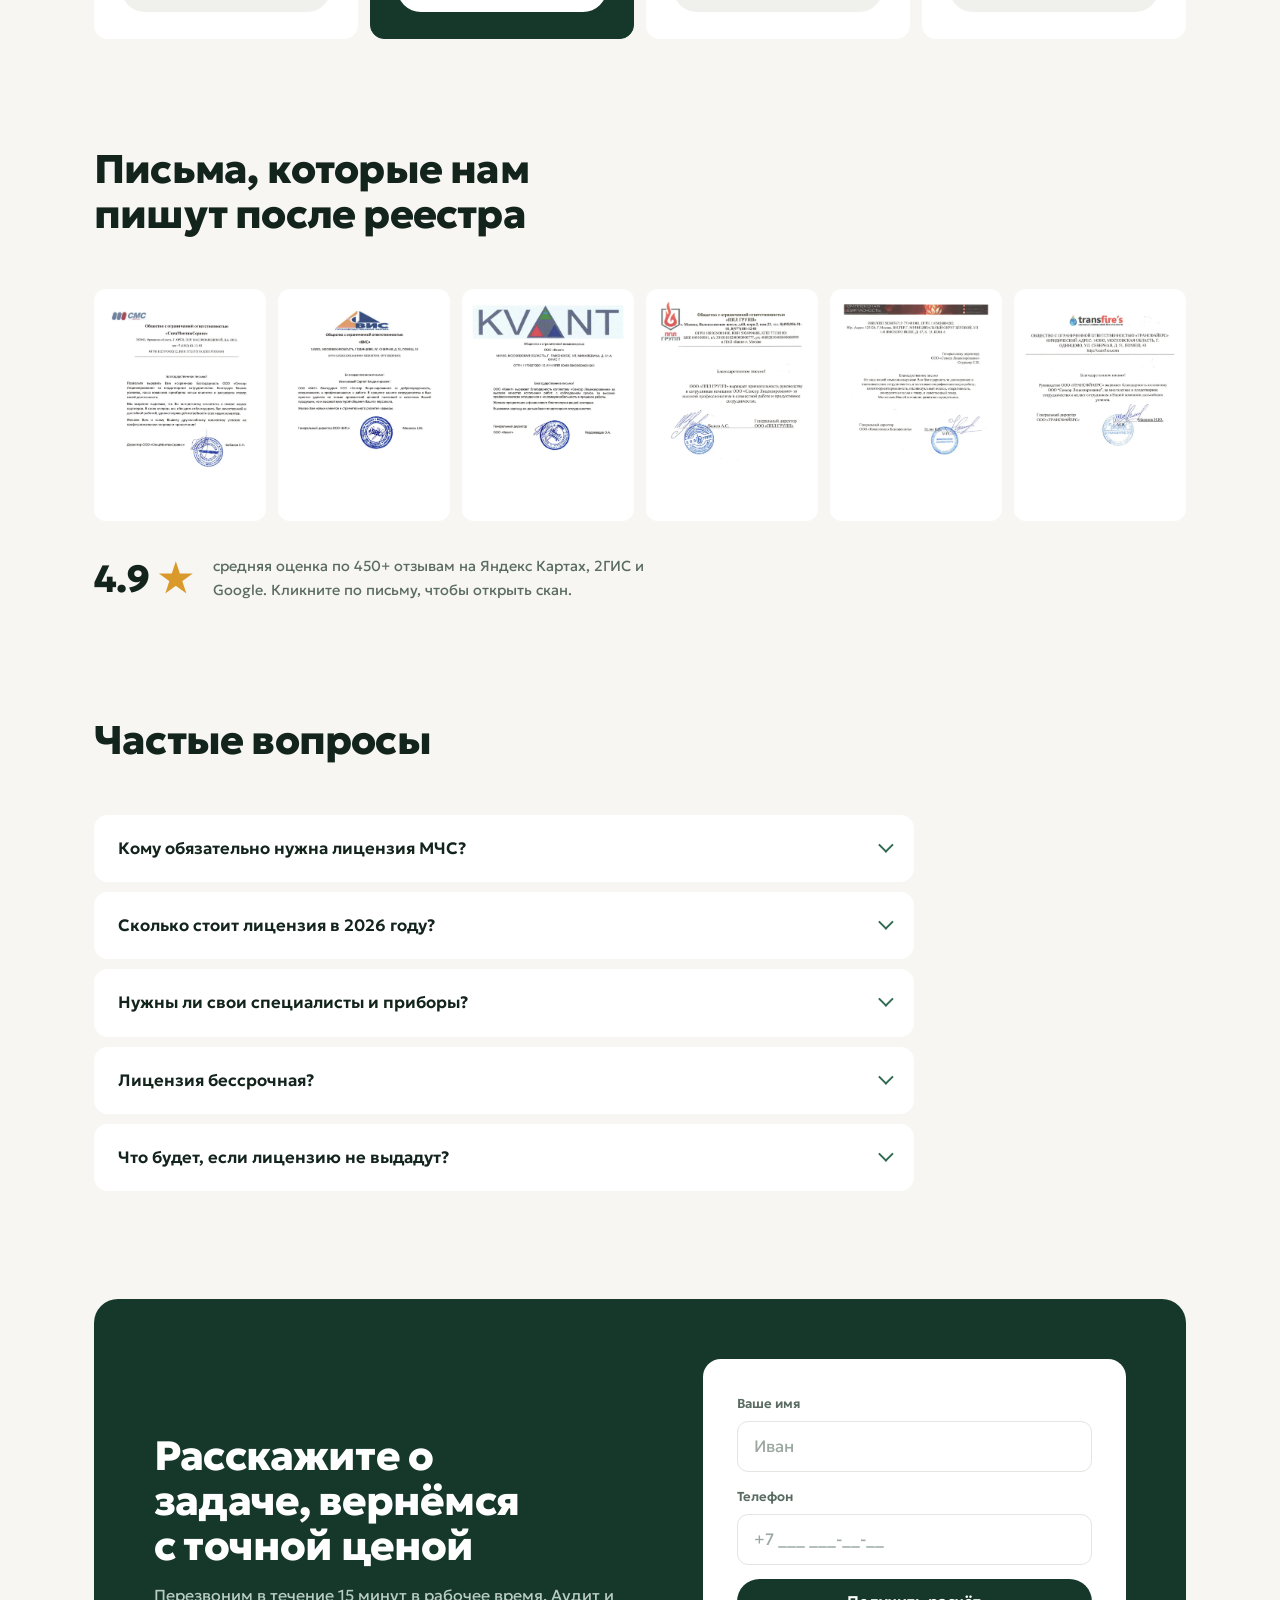
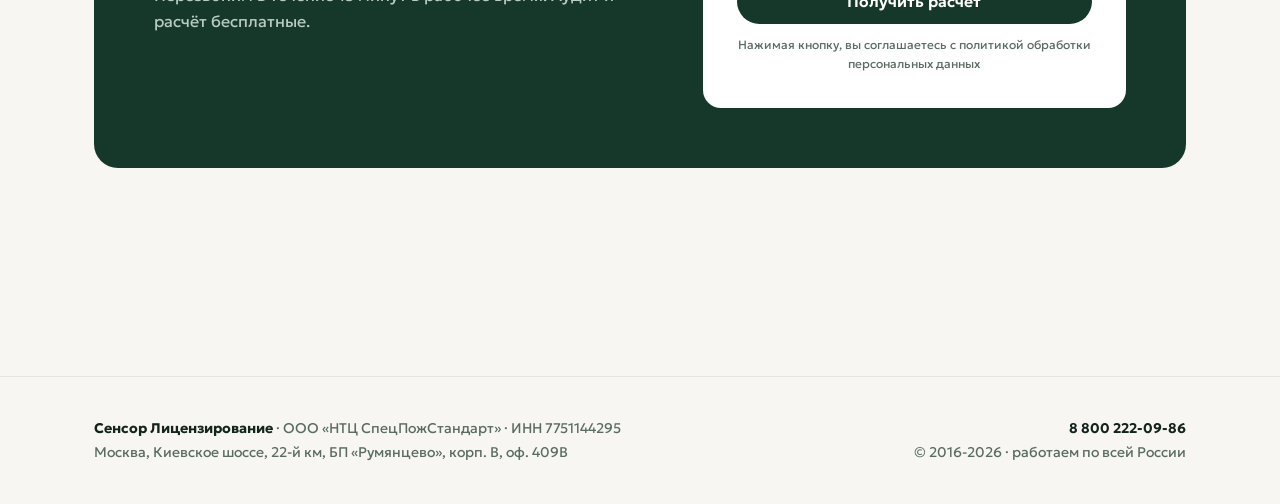
<file: v3-taste/index.html>
<!doctype html>
<html lang="ru">
<head>
<meta charset="utf-8">
<meta name="viewport" content="width=device-width,initial-scale=1">
<title>Пожарная лицензия МЧС под ключ | Сенсор Лицензирование: вариант 3</title>
<meta name="robots" content="noindex,nofollow">
<meta name="description" content="Лицензия МЧС под ключ от 35 000 ₽ за 15-25 рабочих дней. Вариант дизайна: спокойный лес.">
<link rel="preconnect" href="https://fonts.googleapis.com">
<link rel="preconnect" href="https://fonts.gstatic.com" crossorigin>
<link href="https://fonts.googleapis.com/css2?family=Geologica:wght@300;400;500;600;700;800&display=swap" rel="stylesheet">
<style>
:root{
  --pine:#16382B;        /* глубокий лес */
  --pine-2:#1E4A39;
  --moss:#2F6B51;
  --bone:#F7F6F2;        /* холодная кость, не крем */
  --card:#FFFFFF;
  --ink:#13241D;
  --mut:#5A6B62;
  --amber:#D99A2B;       /* янтарный акцент */
  --line:#E2E5E0;
  --r:14px;
  --ease:cubic-bezier(.25,.8,.25,1);
}
*{margin:0;padding:0;box-sizing:border-box}
html{scroll-behavior:smooth}
body{font-family:'Geologica',sans-serif;background:var(--bone);color:var(--ink);font-size:17px;line-height:1.66;font-weight:400;-webkit-font-smoothing:antialiased;overflow-x:clip}
a{color:inherit;text-decoration:none}
img{display:block;max-width:100%;height:auto}
button{font-family:inherit}
::selection{background:var(--pine);color:#fff}
.w{max-width:1140px;margin:0 auto;padding:0 24px}

/* шапка */
header{position:sticky;top:0;z-index:50;background:rgba(247,246,242,.9);backdrop-filter:blur(12px);border-bottom:1px solid var(--line)}
.hb{display:flex;align-items:center;justify-content:space-between;height:66px;gap:16px}
.brand{display:flex;align-items:center;gap:10px;font-weight:700;font-size:17px;letter-spacing:-.01em}
.brand .dot{width:30px;height:30px;border-radius:9px;background:var(--pine);display:grid;place-items:center}
.brand .dot svg{width:16px;height:16px;fill:#fff}
.brand small{font-weight:400;color:var(--mut)}
.hr{display:flex;align-items:center;gap:18px}
.hr a.tel{font-weight:600;font-size:15.5px}
.btn{display:inline-flex;align-items:center;justify-content:center;gap:9px;background:var(--pine);color:#fff;font-weight:600;font-size:15.5px;padding:13px 24px;border:none;border-radius:999px;cursor:pointer;transition:background .2s,transform .15s var(--ease)}
.btn:hover{background:var(--pine-2)}
.btn:active{transform:scale(.97)}
.btn.soft{background:transparent;color:var(--ink);box-shadow:inset 0 0 0 1.5px var(--line)}
.btn.soft:hover{background:#fff;box-shadow:inset 0 0 0 1.5px var(--mut)}
.hr .btn{padding:10px 19px;font-size:14.5px}
@media(max-width:600px){.hr .btn{display:none}}

/* hero: сплит */
.hero{padding:76px 0 84px}
.hero .grid{display:grid;grid-template-columns:1.05fr .95fr;gap:clamp(32px,5vw,64px);align-items:center}
@media(max-width:900px){.hero .grid{grid-template-columns:1fr}}
.hero h1{font-weight:800;font-size:clamp(34px,4.8vw,62px);line-height:1.06;letter-spacing:-.025em;text-wrap:balance}
.hero h1 .ok{color:var(--moss)}
.hero .sub{margin:24px 0 32px;font-size:18.5px;color:var(--mut);max-width:50ch}
.hero .sub b{color:var(--ink);font-weight:600}
.hero .cta{display:flex;gap:12px;flex-wrap:wrap;margin-bottom:30px}
.hero .marks{display:flex;gap:24px;flex-wrap:wrap;font-size:14px;color:var(--mut)}
.hero .marks span{display:inline-flex;gap:8px;align-items:center}
.hero .marks svg{color:var(--moss);flex:0 0 auto}
.hero .visual{position:relative}
.hero .visual .photo{border-radius:20px;overflow:hidden;box-shadow:0 32px 70px -42px rgba(22,56,43,.55)}
.hero .visual .photo img{width:100%;aspect-ratio:1.18;object-fit:cover}
.hero .chip{position:absolute;background:#fff;border-radius:var(--r);box-shadow:0 16px 40px -22px rgba(22,56,43,.45);padding:14px 18px;display:flex;align-items:center;gap:12px}
.hero .chip.a{left:-22px;bottom:30px}
.hero .chip.b{right:-14px;top:26px}
@media(max-width:900px){.hero .chip.a{left:8px}.hero .chip.b{right:8px}}
.hero .chip .ic{width:38px;height:38px;border-radius:10px;display:grid;place-items:center;background:#EAF3EE;color:var(--moss);flex:0 0 auto}
.hero .chip b{font-size:15px;display:block;line-height:1.3}
.hero .chip span{font-size:12.5px;color:var(--mut)}

/* лента доверия */
.trustline{border-block:1px solid var(--line);padding:22px 0}
.trustline .row{display:flex;justify-content:space-between;gap:24px;flex-wrap:wrap;align-items:center}
.trustline .item{font-size:15px;color:var(--mut)}
.trustline .item b{color:var(--ink);font-weight:700;font-size:19px;margin-right:6px}

/* секции */
section{padding:clamp(68px,8.6vw,108px) 0}
.sh{max-width:640px;margin-bottom:clamp(34px,4.6vw,52px)}
.sh h2{font-weight:800;font-size:clamp(26px,3.2vw,40px);line-height:1.12;letter-spacing:-.02em;text-wrap:balance}
.sh p{margin-top:14px;font-size:17px;color:var(--mut)}

/* виды работ: две колонки со скруглением */
.works{display:grid;grid-template-columns:1fr 1fr;gap:12px}
@media(max-width:760px){.works{grid-template-columns:1fr}}
.wk{background:var(--card);border-radius:var(--r);padding:22px 24px;display:flex;gap:16px;align-items:flex-start;transition:transform .25s var(--ease),box-shadow .25s}
.wk:hover{transform:translateY(-3px);box-shadow:0 18px 40px -26px rgba(22,56,43,.4)}
.wk .ic{width:42px;height:42px;border-radius:11px;background:#EAF3EE;color:var(--moss);display:grid;place-items:center;flex:0 0 auto}
.wk h3{font-size:16.5px;font-weight:600;letter-spacing:-.01em}
.wk p{font-size:14px;color:var(--mut);margin-top:3px}
.wk.span{grid-column:1/-1;background:var(--pine);color:#fff}
.wk.span h3{font-size:18px}
.wk.span p{color:#B9CCC1}
.wk.span .ic{background:rgba(255,255,255,.12);color:#fff}

/* процесс: шаги-пилюли */
.steps{counter-reset:s;display:grid;gap:10px}
.st{counter-increment:s;background:var(--card);border-radius:var(--r);padding:24px 26px;display:grid;grid-template-columns:54px 1fr auto;gap:20px;align-items:center}
@media(max-width:680px){.st{grid-template-columns:42px 1fr}.st .dur{grid-column:2}}
.st::before{content:counter(s,decimal-leading-zero);font-weight:800;font-size:20px;color:var(--moss);background:#EAF3EE;width:46px;height:46px;border-radius:50%;display:grid;place-items:center}
.st h3{font-size:17.5px;font-weight:600}
.st p{font-size:14.5px;color:var(--mut);max-width:56ch}
.st .dur{font-size:13px;font-weight:600;color:var(--amber);background:#FBF3E3;border-radius:999px;padding:7px 15px;white-space:nowrap}

/* цены: спокойные карточки */
.tariffs{display:grid;grid-template-columns:repeat(4,1fr);gap:12px}
@media(max-width:1000px){.tariffs{grid-template-columns:1fr 1fr}}
@media(max-width:560px){.tariffs{grid-template-columns:1fr}}
.tf{background:var(--card);border-radius:var(--r);padding:26px;display:flex;flex-direction:column;position:relative;border:1.5px solid transparent;transition:border-color .25s}
.tf:hover{border-color:var(--moss)}
.tf.hot{border-color:var(--pine);background:var(--pine);color:#fff}
.tf .tag{position:absolute;top:-12px;right:20px;background:var(--amber);color:#3D2B07;font-size:12px;font-weight:700;border-radius:999px;padding:4px 13px}
.tf h3{font-size:15px;font-weight:600;color:var(--mut)}
.tf.hot h3{color:#B9CCC1}
.tf .pr{font-weight:800;font-size:clamp(23px,2vw,28px);letter-spacing:-.02em;margin:10px 0 2px;white-space:nowrap}
.tf .tm{font-size:13.5px;color:var(--mut);margin-bottom:18px}
.tf.hot .tm{color:#B9CCC1}
.tf ul{list-style:none;display:grid;gap:9px;margin-bottom:22px;flex:1}
.tf li{font-size:14px;padding-left:23px;position:relative;color:var(--ink)}
.tf.hot li{color:#E4EDE7}
.tf li::before{content:"";position:absolute;left:0;top:7px;width:12px;height:7px;border-left:2px solid var(--moss);border-bottom:2px solid var(--moss);transform:rotate(-45deg)}
.tf.hot li::before{border-color:var(--amber)}
.tf .btn{width:100%;font-size:14.5px;padding:12px 16px}
.tf:not(.hot) .btn{background:#F0F1ED;color:var(--ink)}
.tf:not(.hot) .btn:hover{background:#E5E7E1}
.tf.hot .btn{background:#fff;color:var(--pine)}
.tf.hot .btn:hover{background:var(--bone)}
.fee{margin-top:16px;font-size:14px;color:var(--mut)}

/* письма */
.mail{display:grid;grid-template-columns:repeat(6,1fr);gap:12px}
@media(max-width:980px){.mail{grid-template-columns:repeat(3,1fr)}}
@media(max-width:560px){.mail{grid-template-columns:1fr 1fr}}
.mail a{background:var(--card);border-radius:12px;padding:9px;transition:transform .25s var(--ease),box-shadow .25s}
.mail a:hover{transform:translateY(-4px);box-shadow:0 18px 38px -24px rgba(22,56,43,.45)}
.mail img{width:100%;aspect-ratio:.72;object-fit:cover;object-position:top;border-radius:6px}
.score{display:flex;align-items:center;gap:22px;flex-wrap:wrap;margin-top:26px}
.score b{font-weight:800;font-size:38px;letter-spacing:-.02em}
.score b i{font-style:normal;color:var(--amber)}
.score p{font-size:14.5px;color:var(--mut);max-width:46ch}

/* команда: фото с подписью */
.crew{border-radius:20px;overflow:hidden;position:relative}
.crew img{width:100%;max-height:480px;object-fit:cover}
.crew .cap{position:absolute;left:0;right:0;bottom:0;padding:80px 28px 24px;background:linear-gradient(180deg,transparent,rgba(19,36,29,.86));color:#fff;display:flex;justify-content:space-between;gap:16px;flex-wrap:wrap;align-items:end}
.crew .cap b{font-size:18px;font-weight:700;display:block}
.crew .cap span{font-size:14px;color:#C9D7CE}

/* faq */
.qa{display:grid;gap:10px;max-width:820px}
.qa details{background:var(--card);border-radius:var(--r);overflow:hidden}
.qa summary{cursor:pointer;list-style:none;display:flex;justify-content:space-between;gap:16px;padding:20px 24px;font-weight:600;font-size:16.5px}
.qa summary::-webkit-details-marker{display:none}
.qa summary::after{content:"";width:9px;height:9px;border-right:2px solid var(--moss);border-bottom:2px solid var(--moss);transform:rotate(45deg) translateY(-2px);transition:transform .3s var(--ease);flex:0 0 auto;margin-top:6px}
.qa details[open] summary::after{transform:rotate(225deg) translateY(-2px)}
.qa .ans{padding:0 24px 22px;color:var(--mut);font-size:15.5px;max-width:66ch}

/* финал */
.final{background:var(--pine);color:#fff;border-radius:24px;padding:clamp(30px,5vw,60px);display:grid;grid-template-columns:1fr .85fr;gap:clamp(28px,4vw,56px);align-items:center}
@media(max-width:860px){.final{grid-template-columns:1fr}}
.final h2{font-weight:800;font-size:clamp(26px,3.2vw,42px);line-height:1.1;letter-spacing:-.02em;text-wrap:balance}
.final .note{margin-top:14px;color:#B9CCC1;font-size:16px;max-width:44ch}
.form{background:#fff;border-radius:18px;padding:clamp(22px,2.8vw,34px);color:var(--ink)}
.fld{margin-bottom:14px}
.fld label{display:block;font-size:13px;font-weight:600;color:var(--mut);margin-bottom:6px}
.fld input{width:100%;padding:14px 16px;border:1.5px solid var(--line);border-radius:11px;font-size:16.5px;font-family:inherit;color:var(--ink);background:#fff;transition:border-color .2s,box-shadow .2s}
.fld input::placeholder{color:#9AA8A0}
.fld input:focus{outline:none;border-color:var(--moss);box-shadow:0 0 0 4px rgba(47,107,81,.14)}
.form .btn{width:100%}
.form .fine{font-size:12px;color:var(--mut);margin-top:11px;text-align:center}

footer{padding:40px 0;font-size:14px;color:var(--mut);border-top:1px solid var(--line);margin-top:clamp(60px,8vw,100px)}
footer .row{display:flex;justify-content:space-between;gap:18px;flex-wrap:wrap}
footer b{color:var(--ink)}

.toast{position:fixed;left:50%;bottom:28px;transform:translateX(-50%) translateY(140px);background:var(--pine);color:#fff;padding:15px 26px;border-radius:999px;font-weight:600;font-size:15px;transition:transform .4s var(--ease);z-index:200;max-width:92vw;text-align:center}
.toast.show{transform:translateX(-50%) translateY(0)}
.rv{opacity:0;transform:translateY(20px);transition:opacity .7s var(--ease),transform .7s var(--ease)}
.rv.in{opacity:1;transform:none}
.back{position:fixed;left:16px;bottom:16px;z-index:60;background:#fff;border:1px solid var(--line);color:var(--mut);font-size:12.5px;padding:9px 14px;border-radius:999px}
.back:hover{color:var(--ink)}
@media(prefers-reduced-motion:reduce){
  html{scroll-behavior:auto}
  .rv{opacity:1;transform:none;transition:none}
  *{transition-duration:.01ms !important}
}
</style>
</head>
<body>

<header><div class="w hb">
  <div class="brand">
    <span class="dot"><svg viewBox="0 0 24 24"><path d="M12 2 3 7v6c0 5 3.8 8.4 9 9 5.2-.6 9-4 9-9V7l-9-5zm-1.2 13.6-3.4-3.4 1.4-1.4 2 2 4.4-4.4 1.4 1.4-5.8 5.8z"/></svg></span>
    Сенсор&nbsp;<small>Лицензирование</small>
  </div>
  <div class="hr">
    <a class="tel" href="tel:+78002220986">8 800 222-09-86</a>
    <a class="btn" href="#zayavka">Получить расчёт</a>
  </div>
</div></header>

<!-- HERO -->
<section class="hero"><div class="w grid">
  <div>
    <h1>Лицензия МЧС <span class="ok">без вашего участия</span> в бюрократии</h1>
    <p class="sub">Берём на себя специалистов, оборудование, документы и выездную проверку. <b>От 35 000 ₽, за 15-25 рабочих дней</b>, с гарантией результата в договоре.</p>
    <div class="cta">
      <a class="btn" href="#zayavka">Получить расчёт</a>
      <a class="btn soft" href="#tarify">Посмотреть тарифы</a>
    </div>
    <div class="marks">
      <span><svg width="15" height="15" viewBox="0 0 24 24" fill="currentColor"><path d="M9 16.2 4.8 12l-1.4 1.4L9 19 21 7l-1.4-1.4z"/></svg>Бессрочная, по всей РФ</span>
      <span><svg width="15" height="15" viewBox="0 0 24 24" fill="currentColor"><path d="M9 16.2 4.8 12l-1.4 1.4L9 19 21 7l-1.4-1.4z"/></svg>Рассрочка 0%</span>
      <span><svg width="15" height="15" viewBox="0 0 24 24" fill="currentColor"><path d="M9 16.2 4.8 12l-1.4 1.4L9 19 21 7l-1.4-1.4z"/></svg>Без предоплаты</span>
    </div>
  </div>
  <div class="visual rv">
    <div class="photo"><img src="../assets/real/office.webp" alt="Команда компании Сенсор Лицензирование" fetchpriority="high"></div>
    <div class="chip a">
      <span class="ic"><svg width="20" height="20" viewBox="0 0 24 24" fill="currentColor"><path d="M12 2 3 7v6c0 5 3.8 8.4 9 9 5.2-.6 9-4 9-9V7l-9-5zm-1.2 13.6-3.4-3.4 1.4-1.4 2 2 4.4-4.4 1.4 1.4-5.8 5.8z"/></svg></span>
      <div><b>98% с первого раза</b><span>проходят проверку МЧС</span></div>
    </div>
    <div class="chip b">
      <span class="ic" style="background:#FBF3E3;color:var(--amber)"><svg width="20" height="20" viewBox="0 0 24 24" fill="currentColor"><path d="M12 17.3 6.2 21l1.6-6.6L2.5 9.9l6.8-.6L12 3l2.7 6.3 6.8.6-5.3 4.5L17.8 21z"/></svg></span>
      <div><b>4.9 из 5</b><span>450+ отзывов на картах</span></div>
    </div>
  </div>
</div></section>

<div class="trustline"><div class="w row">
  <span class="item"><b>1600+</b>лицензий с 2016 года</span>
  <span class="item"><b>9 лет</b>профильной практики</span>
  <span class="item"><b>6</b>филиалов по России</span>
  <span class="item"><b>15-25</b>рабочих дней до реестра</span>
</div></div>

<!-- ВИДЫ РАБОТ -->
<section><div class="w">
  <div class="sh">
    <h2>Один документ покрывает девять видов работ</h2>
    <p>Постановление Правительства № 1128. Соберём набор точно под ваши контракты.</p>
  </div>
  <div class="works rv">
    <div class="wk span"><span class="ic"><svg width="20" height="20" viewBox="0 0 24 24" fill="currentColor"><path d="M12 2c.8 3.2-1.6 4.8-1.6 7.2a3.2 3.2 0 0 0 6.4.3C18.9 10.4 21.6 12 21.6 14.4A9.6 9.6 0 0 1 2.4 14.4C2.4 9.6 12 8.4 12 2z"/></svg></span>
      <div><h3>Системы пожаротушения</h3><p>Водяное, пенное, газовое, порошковое и аэрозольное: монтаж, обслуживание, ремонт. Самый востребованный вид.</p></div></div>
    <div class="wk"><span class="ic"><svg width="18" height="18" viewBox="0 0 24 24" fill="currentColor"><path d="M12 22a2 2 0 0 0 2-2h-4a2 2 0 0 0 2 2zm6-6v-5a6 6 0 0 0-4.5-5.8V4.5a1.5 1.5 0 0 0-3 0v.7A6 6 0 0 0 6 11v5l-2 2v1h16v-1l-2-2z"/></svg></span><div><h3>Пожарная сигнализация</h3><p>АПС и ОПС, диспетчеризация, пусконаладка</p></div></div>
    <div class="wk"><span class="ic"><svg width="18" height="18" viewBox="0 0 24 24" fill="currentColor"><path d="M12 3c3 4.4 6 7.5 6 11a6 6 0 1 1-12 0c0-3.5 3-6.6 6-11z"/></svg></span><div><h3>Противопожарный водопровод</h3><p>Внутренний и наружный, гидранты, насосные</p></div></div>
    <div class="wk"><span class="ic"><svg width="18" height="18" viewBox="0 0 24 24" fill="currentColor"><path d="M4 6h12a3 3 0 1 1-3 3h2a1 1 0 1 0 1-1H4V6zm0 5h15a3 3 0 1 1-3 3h2a1 1 0 1 0 1-1H4v-2zm0 5h9a3 3 0 1 1-3 3h2a1 1 0 1 0 1-1H4v-2z"/></svg></span><div><h3>Противодымная вентиляция</h3><p>Дымоудаление и подпор воздуха</p></div></div>
    <div class="wk"><span class="ic"><svg width="18" height="18" viewBox="0 0 24 24" fill="currentColor"><path d="M3 9v6h4l5 5V4L7 9H3zm13.5 3a4.5 4.5 0 0 0-2.5-4v8a4.5 4.5 0 0 0 2.5-4zM14 3.2v2.1a7 7 0 0 1 0 13.4v2.1a9 9 0 0 0 0-17.6z"/></svg></span><div><h3>Оповещение и эвакуация</h3><p>СОУЭ всех пяти типов</p></div></div>
    <div class="wk"><span class="ic"><svg width="18" height="18" viewBox="0 0 24 24" fill="currentColor"><path d="M5 3h14v18h-5v-6h-4v6H5V3zm3 3v3h3V6H8zm5 0v3h3V6h-3z"/></svg></span><div><h3>Противопожарные преграды</h3><p>Двери, ворота, люки, шторы</p></div></div>
    <div class="wk"><span class="ic"><svg width="18" height="18" viewBox="0 0 24 24" fill="currentColor"><path d="M12 2 4 6v6c0 4.4 3.4 7.4 8 8 4.6-.6 8-3.6 8-8V6l-8-4z"/></svg></span><div><h3>Огнезащита</h3><p>Конструкции, кабели, воздуховоды, ткани</p></div></div>
    <div class="wk"><span class="ic"><svg width="18" height="18" viewBox="0 0 24 24" fill="currentColor"><path d="M9 2h6v3h4v5a5 5 0 0 1-4 4.9V22H9v-7.1A5 5 0 0 1 5 10V5h4V2z"/></svg></span><div><h3>Первичные средства</h3><p>Огнетушители, краны, рукава</p></div></div>
    <div class="wk"><span class="ic"><svg width="18" height="18" viewBox="0 0 24 24" fill="currentColor"><path d="M19 3h-4.2A3 3 0 0 0 9.2 3H5a2 2 0 0 0-2 2v14a2 2 0 0 0 2 2h14a2 2 0 0 0 2-2V5a2 2 0 0 0-2-2zm-7 0a1 1 0 1 1 0 2 1 1 0 0 1 0-2zm-2 14-4-4 1.4-1.4L10 14.2l6.6-6.6L18 9l-8 8z"/></svg></span><div><h3>Тушение пожаров</h3><p>Населённые пункты и объекты</p></div></div>
  </div>
</div></section>

<!-- ПРОЦЕСС -->
<section style="padding-top:0"><div class="w">
  <div class="sh">
    <h2>Пять шагов, оплата по этапам</h2>
    <p>Каждый шаг закрывается актом. Платите по мере готовности, без предоплаты.</p>
  </div>
  <div class="steps rv">
    <div class="st"><div><h3>Аудит и договор</h3><p>Разбираем ситуацию, подбираем виды работ, фиксируем цену и гарантию.</p></div><span class="dur">1-2 дня</span></div>
    <div class="st"><div><h3>Специалисты и оборудование</h3><p>Персонал с нужным стажем и поверенные приборы по Приказу № 571 в аренду.</p></div><span class="dur">3-7 дней</span></div>
    <div class="st"><div><h3>Пакет документов</h3><p>Готовим полный комплект и перепроверяем перед подачей.</p></div><span class="dur">2-4 дня</span></div>
    <div class="st"><div><h3>Подача и выездная проверка</h3><p>Госуслуги, подготовка объекта, сопровождение оценки МЧС.</p></div><span class="dur">до 15 рабочих дней</span></div>
    <div class="st"><div><h3>Запись в реестре</h3><p>Компания в реестре МЧС России: можно работать и выходить на тендеры.</p></div><span class="dur">итог</span></div>
  </div>
</div></section>

<!-- ТАРИФЫ -->
<section style="padding-top:0" id="tarify"><div class="w">
  <div class="sh">
    <h2>Тарифы</h2>
    <p>Госпошлина оплачивается отдельно: 7 500 ₽ за выдачу, 3 500 ₽ за переоформление.</p>
  </div>
  <div class="tariffs rv">
    <div class="tf"><h3>Документы</h3><div class="pr">35 000 ₽</div><div class="tm">10 рабочих дней</div>
      <ul><li>Пакет документов</li><li>Проверка по требованиям</li><li>Консультация эксперта</li></ul>
      <a class="btn" href="#zayavka">Выбрать пакет</a></div>
    <div class="tf hot"><div class="tag">Чаще всего</div><h3>Под ключ</h3><div class="pr">от 80 000 ₽</div><div class="tm">15-25 рабочих дней</div>
      <ul><li>Сопровождение до реестра</li><li>Подбор специалистов</li><li>Аренда оборудования</li><li>Выездная проверка с нами</li><li>Гарантия в договоре</li></ul>
      <a class="btn" href="#zayavka">Выбрать пакет</a></div>
    <div class="tf"><h3>Срочно</h3><div class="pr">от 130 000 ₽</div><div class="tm">от 10 рабочих дней</div>
      <ul><li>Всё из «Под ключ»</li><li>Приоритетная подача</li><li>Ускоренная проверка</li></ul>
      <a class="btn" href="#zayavka">Выбрать пакет</a></div>
    <div class="tf"><h3>Готовая фирма</h3><div class="pr">от 299 000 ₽</div><div class="tm">1-3 дня</div>
      <ul><li>ООО с действующей лицензией</li><li>Чистая история</li><li>Переоформление на вас</li></ul>
      <a class="btn" href="#zayavka">Выбрать пакет</a></div>
  </div>
</div></section>

<!-- ПИСЬМА -->
<section style="padding-top:0"><div class="w">
  <div class="sh">
    <h2>Письма, которые нам пишут после реестра</h2>
  </div>
  <div class="mail rv">
    <a href="../assets/real/pismo_1.webp" target="_blank" rel="noopener"><img loading="lazy" src="../assets/real/pismo_1.webp" alt="Благодарственное письмо, скан 1"></a>
    <a href="../assets/real/pismo_2.webp" target="_blank" rel="noopener"><img loading="lazy" src="../assets/real/pismo_2.webp" alt="Благодарственное письмо, скан 2"></a>
    <a href="../assets/real/pismo_3.webp" target="_blank" rel="noopener"><img loading="lazy" src="../assets/real/pismo_3.webp" alt="Благодарственное письмо, скан 3"></a>
    <a href="../assets/real/pismo_4.webp" target="_blank" rel="noopener"><img loading="lazy" src="../assets/real/pismo_4.webp" alt="Благодарственное письмо, скан 4"></a>
    <a href="../assets/real/pismo_5.webp" target="_blank" rel="noopener"><img loading="lazy" src="../assets/real/pismo_5.webp" alt="Благодарственное письмо, скан 5"></a>
    <a href="../assets/real/pismo_6.webp" target="_blank" rel="noopener"><img loading="lazy" src="../assets/real/pismo_6.webp" alt="Благодарственное письмо, скан 6"></a>
  </div>
  <div class="score rv">
    <b>4.9 <i>★</i></b>
    <p>средняя оценка по 450+ отзывам на Яндекс Картах, 2ГИС и Google. Кликните по письму, чтобы открыть скан.</p>
  </div>
</div></section>

<!-- FAQ -->
<section style="padding-top:0"><div class="w">
  <div class="sh"><h2>Частые вопросы</h2></div>
  <div class="qa rv">
    <details><summary>Кому обязательно нужна лицензия МЧС?</summary><p class="ans">Организациям и ИП, которые монтируют, обслуживают или ремонтируют средства пожарной безопасности, делают огнезащиту или тушат пожары. Также для тендеров по 44-ФЗ и 223-ФЗ.</p></details>
    <details><summary>Сколько стоит лицензия в 2026 году?</summary><p class="ans">Госпошлина 7 500 ₽. Сопровождение: от 35 000 ₽ за документы до 80 000-130 000 ₽ за полный пакет со специалистами и оборудованием.</p></details>
    <details><summary>Нужны ли свои специалисты и приборы?</summary><p class="ans">Да, это лицензионные требования. Подбираем персонал и сдаём поверенное оборудование в аренду: покупать не обязательно.</p></details>
    <details><summary>Лицензия бессрочная?</summary><p class="ans">Да, действует бессрочно по всей России. Раз в 3 года проходит периодическое подтверждение соответствия, его тоже сопровождаем.</p></details>
    <details><summary>Что будет, если лицензию не выдадут?</summary><p class="ans">Гарантия результата в договоре: при отказе по нашей вине вернём оплату полностью. На практике 98% проходят проверку с первого раза.</p></details>
  </div>
</div></section>

<!-- ЗАЯВКА -->
<section style="padding-top:0" id="zayavka"><div class="w">
  <div class="final rv">
    <div>
      <h2>Расскажите о задаче, вернёмся с точной ценой</h2>
      <p class="note">Перезвоним в течение 15 минут в рабочее время. Аудит и расчёт бесплатные.</p>
    </div>
    <form class="form" onsubmit="return submitForm(event)">
      <div class="fld"><label for="nm">Ваше имя</label><input id="nm" name="name" placeholder="Иван" required autocomplete="name"></div>
      <div class="fld"><label for="ph">Телефон</label><input id="ph" name="phone" type="tel" placeholder="+7 ___ ___-__-__" required autocomplete="tel"></div>
      <button class="btn" type="submit">Получить расчёт</button>
      <div class="fine">Нажимая кнопку, вы соглашаетесь с политикой обработки персональных данных</div>
    </form>
  </div>
</div></section>

<footer><div class="w row">
  <div><b>Сенсор Лицензирование</b> · ООО «НТЦ СпецПожСтандарт» · ИНН 7751144295<br>Москва, Киевское шоссе, 22-й км, БП «Румянцево», корп. В, оф. 409В</div>
  <div style="text-align:right"><b><a href="tel:+78002220986">8 800 222-09-86</a></b><br>© 2016-2026 · работаем по всей России</div>
</div></footer>

<a class="back" href="../variants.html">← к вариантам дизайна</a>
<div class="toast" id="toast">Заявка принята: перезвоним в течение 15 минут</div>

<script>
var reduce = matchMedia('(prefers-reduced-motion: reduce)').matches;
var io = new IntersectionObserver(function(es){es.forEach(function(e){
  if (e.isIntersecting){ e.target.classList.add('in'); io.unobserve(e.target); }
})},{threshold:.12});
document.querySelectorAll('.rv').forEach(function(el){ io.observe(el); });
document.querySelectorAll('input[type="tel"]').forEach(function(inp){
  inp.addEventListener('input', function(){
    var d = inp.value.replace(/\D/g, '');
    if (d.charAt(0) === '8') d = '7' + d.slice(1);
    if (d && d.charAt(0) !== '7') d = '7' + d;
    d = d.slice(0, 11);
    var o = d.length ? '+7' : '';
    if (d.length > 1) o += ' ' + d.slice(1, 4);
    if (d.length > 4) o += ' ' + d.slice(4, 7);
    if (d.length > 7) o += '-' + d.slice(7, 9);
    if (d.length > 9) o += '-' + d.slice(9, 11);
    inp.value = o;
  });
});
function submitForm(e){e.preventDefault();var t=document.getElementById('toast');t.classList.add('show');e.target.reset();setTimeout(function(){t.classList.remove('show')},4000);return false}
</script>
</body>
</html>
</file>
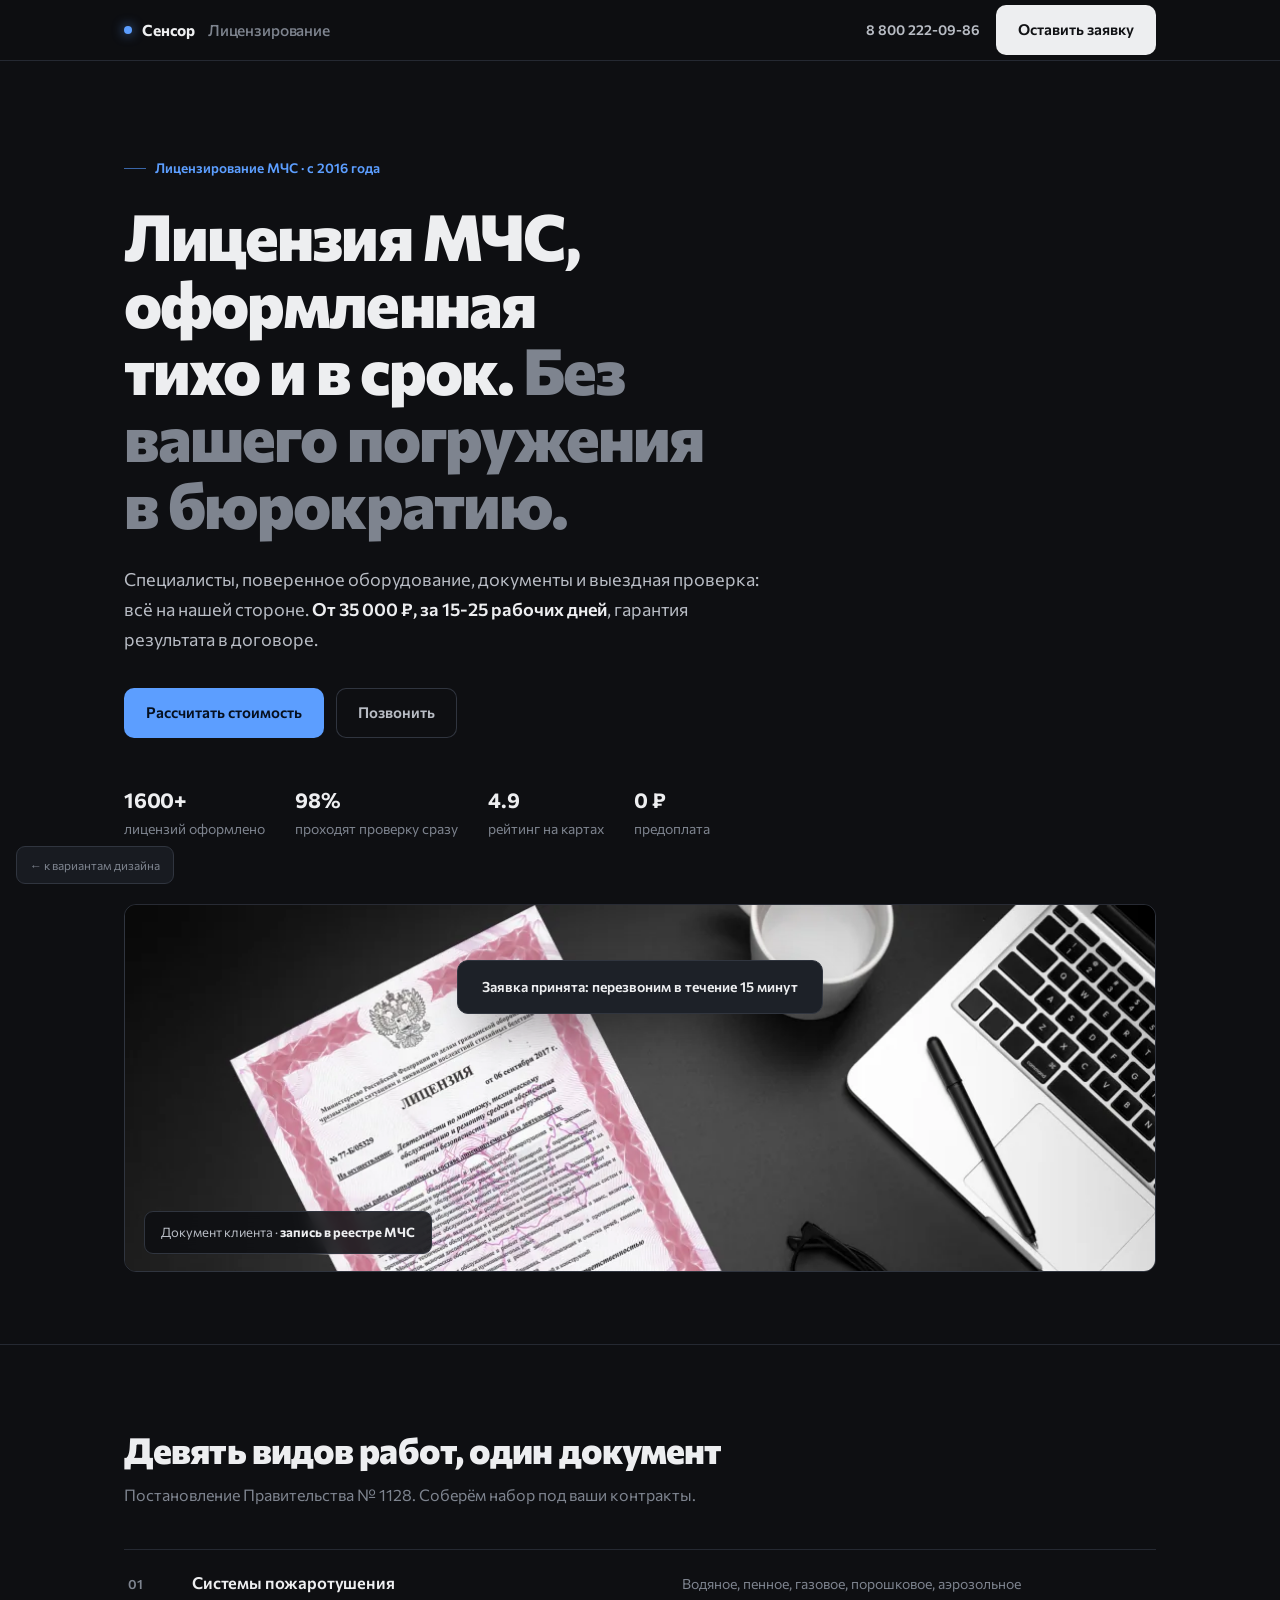
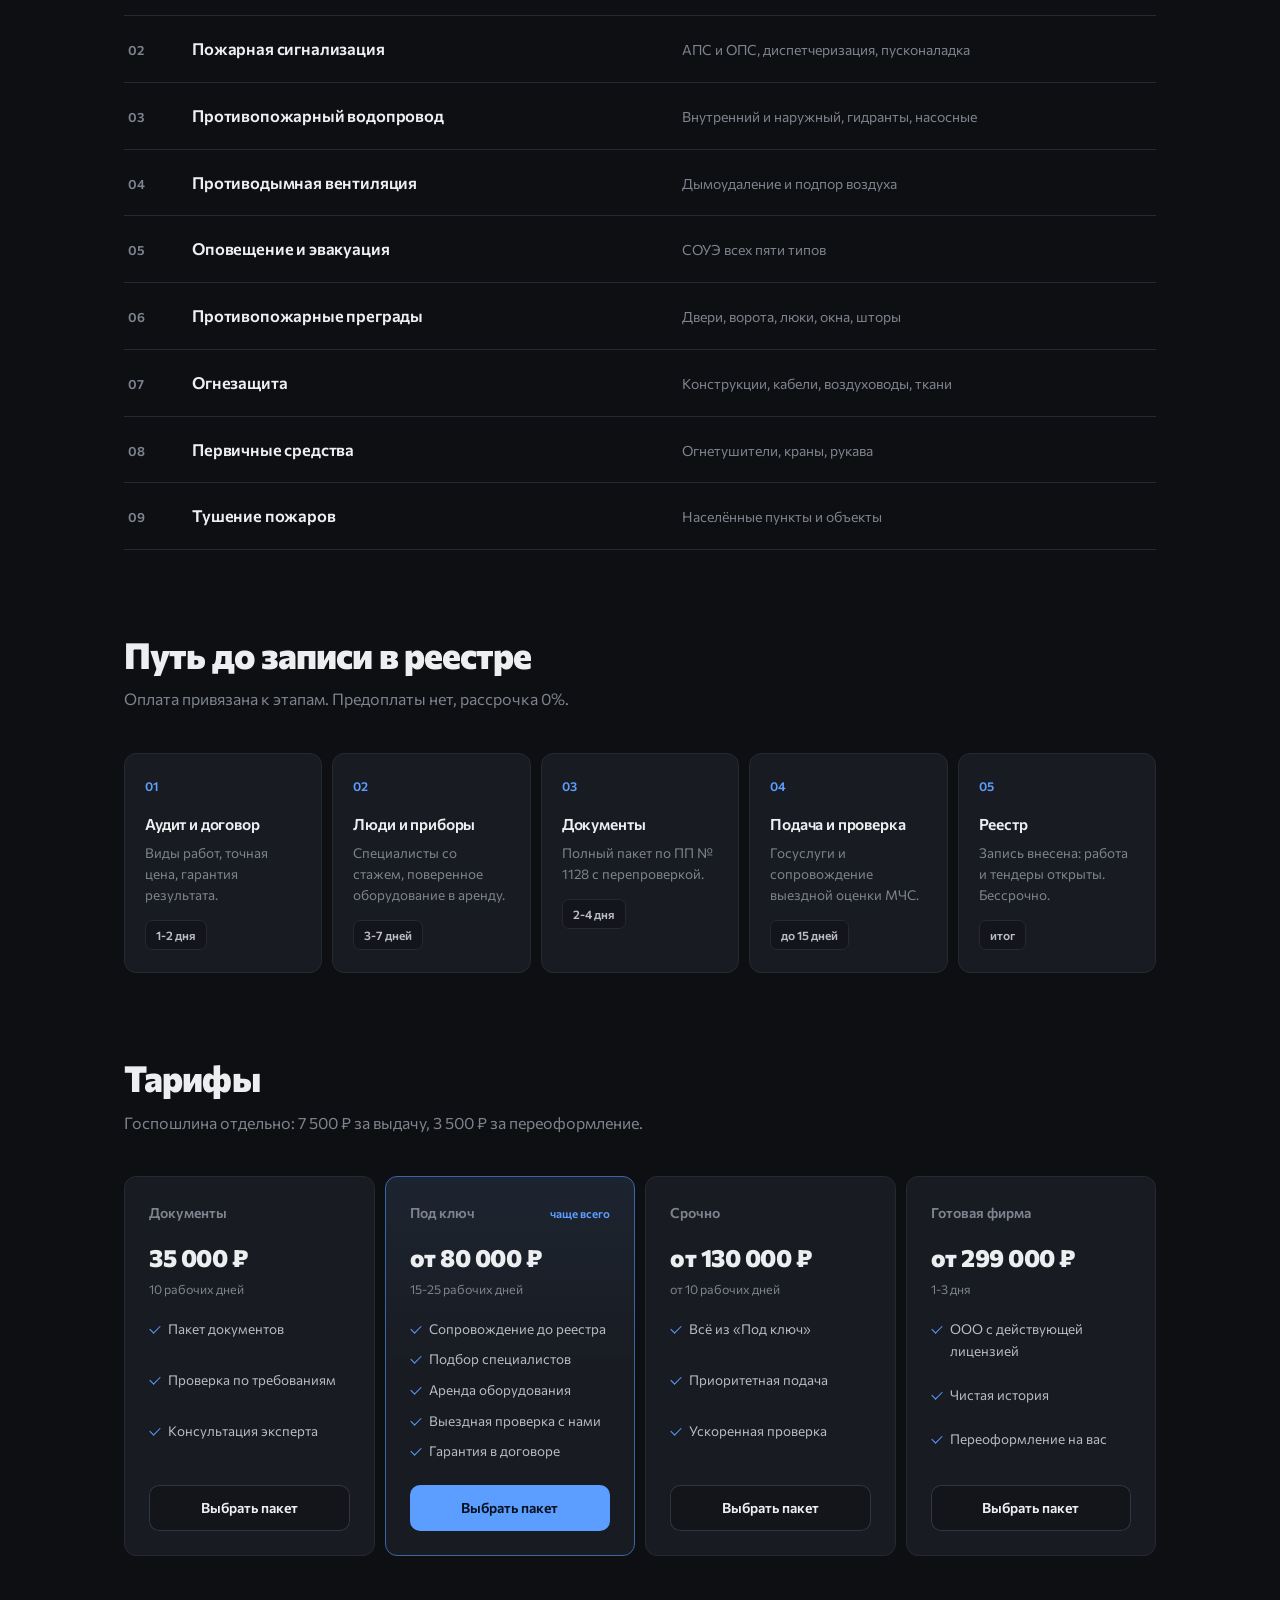
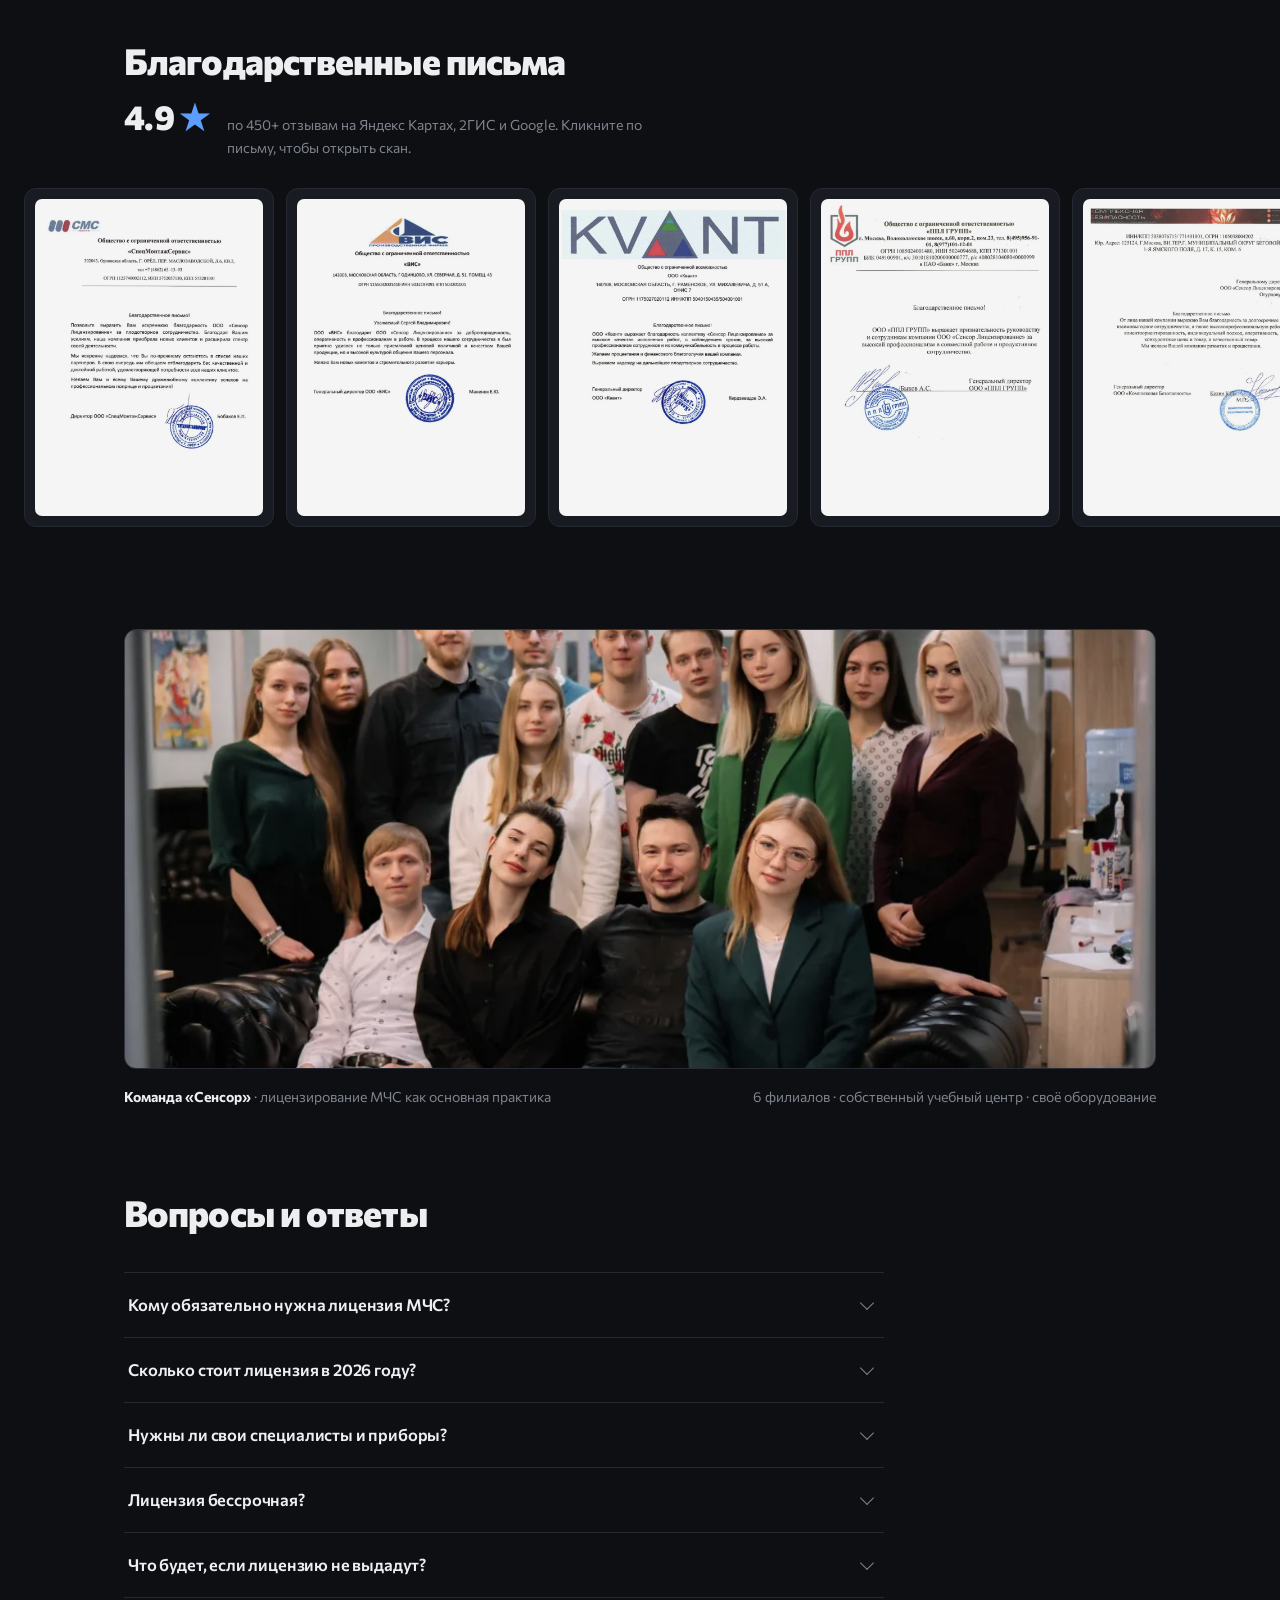
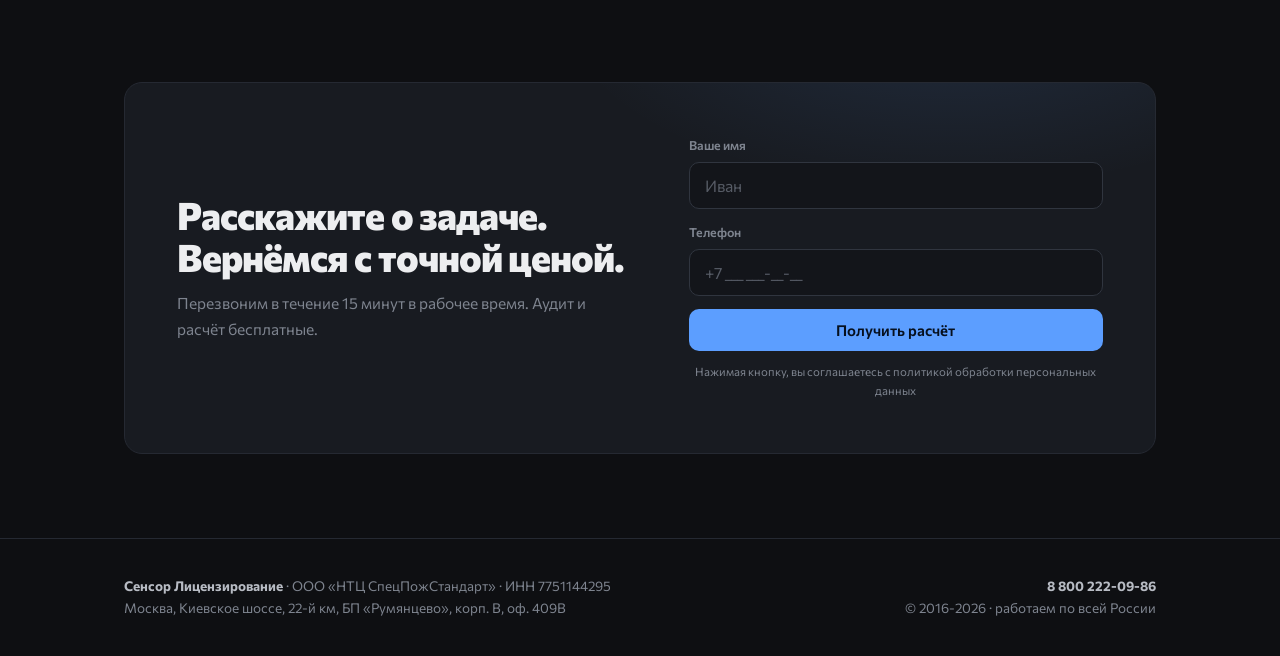
<file: v4-emil/index.html>
<!doctype html>
<html lang="ru">
<head>
<meta charset="utf-8">
<meta name="viewport" content="width=device-width,initial-scale=1">
<title>Пожарная лицензия МЧС под ключ | Сенсор Лицензирование: вариант 4</title>
<meta name="robots" content="noindex,nofollow">
<meta name="description" content="Лицензия МЧС под ключ от 35 000 ₽ за 15-25 рабочих дней. Вариант дизайна: тихий графит.">
<link rel="preconnect" href="https://fonts.googleapis.com">
<link rel="preconnect" href="https://fonts.gstatic.com" crossorigin>
<link href="https://fonts.googleapis.com/css2?family=Commissioner:wght@400;500;600;700;800&display=swap" rel="stylesheet">
<style>
:root{
  --bg:#0E0F12; --bg2:#13151A; --card:#181B21; --card-h:#1D2128;
  --line:#252932; --line2:#30353F;
  --tx:#EDEEF0; --tx2:#B8BCC4; --mut:#7E848F;
  --az:#5C9EFF; --az-dim:#3A66A8;
  --ease-out:cubic-bezier(0.23,1,0.32,1);
  --ease-io:cubic-bezier(0.77,0,0.175,1);
  --r:12px;
}
*{margin:0;padding:0;box-sizing:border-box}
html{scroll-behavior:smooth}
body{font-family:'Commissioner',sans-serif;background:var(--bg);color:var(--tx);font-size:16.5px;line-height:1.68;-webkit-font-smoothing:antialiased;overflow-x:clip}
a{color:inherit;text-decoration:none}
img{display:block;max-width:100%;height:auto}
button{font-family:inherit}
::selection{background:var(--az);color:#06101F}
.w{max-width:1080px;margin:0 auto;padding:0 24px}

/* шапка */
header{position:sticky;top:0;z-index:50;background:rgba(14,15,18,.82);backdrop-filter:blur(14px);border-bottom:1px solid var(--line)}
.hb{display:flex;align-items:center;justify-content:space-between;height:60px;gap:16px}
.brand{display:flex;align-items:center;gap:10px;font-weight:700;font-size:15.5px;letter-spacing:-.01em}
.brand i{width:8px;height:8px;border-radius:50%;background:var(--az);box-shadow:0 0 12px rgba(92,158,255,.8);font-style:normal}
.brand span{color:var(--mut);font-weight:500}
.hr{display:flex;align-items:center;gap:16px}
.hr .tel{font-size:14px;font-weight:600;color:var(--tx2);transition:color .2s ease}
.hr .tel:hover{color:var(--tx)}
.btn{display:inline-flex;align-items:center;justify-content:center;gap:9px;background:var(--tx);color:#101114;font-weight:600;font-size:15px;padding:12px 22px;border:none;border-radius:10px;cursor:pointer;
  transition:transform 160ms var(--ease-out),background 200ms ease}
.btn:hover{background:#fff}
.btn:active{transform:scale(0.97)}
.btn.dim{background:transparent;color:var(--tx2);box-shadow:inset 0 0 0 1px var(--line2)}
.btn.dim:hover{color:var(--tx);background:var(--card);}
.btn.az{background:var(--az);color:#06101F}
.btn.az:hover{background:#74AEFF}

/* hero: стаггер через @starting-style */
.hero{padding:96px 0 72px;border-bottom:1px solid var(--line)}
.hero .stage{max-width:760px}
.hero .pre{font-size:13.5px;font-weight:600;color:var(--az);margin-bottom:22px;display:flex;align-items:center;gap:9px}
.hero .pre::before{content:"";width:22px;height:1.5px;background:var(--az-dim)}
.hero h1{font-weight:800;font-size:clamp(34px,5vw,64px);line-height:1.05;letter-spacing:-.03em;text-wrap:balance}
.hero h1 span{color:var(--mut)}
.hero p.sub{margin:26px 0 34px;font-size:18px;color:var(--tx2);max-width:54ch}
.hero p.sub b{color:var(--tx);font-weight:600}
.hero .cta{display:flex;gap:12px;flex-wrap:wrap;align-items:center}
.hero .meta{margin-top:44px;display:flex;gap:30px;flex-wrap:wrap;font-size:14px;color:var(--mut)}
.hero .meta b{display:block;font-size:21px;font-weight:700;color:var(--tx);letter-spacing:-.01em;font-variant-numeric:tabular-nums}
.st{opacity:1;transform:none;transition:opacity 700ms var(--ease-out),transform 700ms var(--ease-out)}
@starting-style{
  .st{opacity:0;transform:translateY(14px)}
}
.st.d1{transition-delay:60ms}.st.d2{transition-delay:120ms}.st.d3{transition-delay:180ms}.st.d4{transition-delay:240ms}

/* фото с clip-path reveal */
.shot{margin-top:64px;position:relative}
.shot .img{clip-path:inset(0 0 100% 0);transition:clip-path 900ms var(--ease-io)}
.shot.in .img{clip-path:inset(0 0 0 0)}
.shot img{width:100%;max-height:420px;object-fit:cover;border-radius:var(--r);border:1px solid var(--line2)}
.shot .tag{position:absolute;left:20px;bottom:18px;background:rgba(14,15,18,.85);backdrop-filter:blur(8px);border:1px solid var(--line2);border-radius:9px;padding:10px 16px;font-size:13px;color:var(--tx2)}
.shot .tag b{color:var(--tx)}

/* секции */
section{padding:84px 0}
.sh{margin-bottom:40px;max-width:620px}
.sh h2{font-weight:800;font-size:clamp(24px,3vw,36px);line-height:1.12;letter-spacing:-.025em;text-wrap:balance}
.sh p{margin-top:12px;font-size:16px;color:var(--mut)}

/* виды работ: тихий список */
.list{border-top:1px solid var(--line)}
.row{display:grid;grid-template-columns:44px 1fr 1fr;gap:20px;align-items:baseline;padding:19px 4px;border-bottom:1px solid var(--line);transition:background 200ms ease,padding-left 250ms var(--ease-out)}
.row:hover{background:var(--bg2);padding-left:14px}
@media(max-width:720px){.row{grid-template-columns:40px 1fr}.row p{grid-column:2}}
.row .n{font-size:13px;font-weight:600;color:var(--mut);font-variant-numeric:tabular-nums;transition:color 200ms ease}
.row:hover .n{color:var(--az)}
.row h3{font-size:16.5px;font-weight:600;letter-spacing:-.01em}
.row p{font-size:14px;color:var(--mut)}

/* процесс: карточки с тонкой подсветкой */
.flow{display:grid;grid-template-columns:repeat(5,1fr);gap:10px}
@media(max-width:980px){.flow{grid-template-columns:repeat(2,1fr)}}
@media(max-width:560px){.flow{grid-template-columns:1fr}}
.fc{background:var(--card);border:1px solid var(--line);border-radius:var(--r);padding:22px 20px;position:relative;transition:border-color 250ms ease,background 250ms ease,transform 250ms var(--ease-out)}
.fc:hover{border-color:var(--line2);background:var(--card-h);transform:translateY(-3px)}
.fc .n{font-size:12.5px;font-weight:600;color:var(--az);margin-bottom:14px;font-variant-numeric:tabular-nums}
.fc h3{font-size:15.5px;font-weight:600;letter-spacing:-.01em;margin-bottom:6px}
.fc p{font-size:13.5px;color:var(--mut);line-height:1.55}
.fc .dur{margin-top:14px;display:inline-block;font-size:12px;font-weight:600;color:var(--tx2);background:var(--bg2);border:1px solid var(--line);border-radius:7px;padding:4px 10px}

/* тарифы */
.plans{display:grid;grid-template-columns:repeat(4,1fr);gap:10px}
@media(max-width:1000px){.plans{grid-template-columns:1fr 1fr}}
@media(max-width:560px){.plans{grid-template-columns:1fr}}
.pl{background:var(--card);border:1px solid var(--line);border-radius:var(--r);padding:24px;display:flex;flex-direction:column;transition:border-color 250ms ease,transform 250ms var(--ease-out)}
.pl:hover{border-color:var(--line2);transform:translateY(-3px)}
.pl.go{border-color:var(--az-dim);background:linear-gradient(180deg,rgba(92,158,255,.07),transparent 55%),var(--card)}
.pl .top{display:flex;justify-content:space-between;align-items:baseline;gap:10px}
.pl h3{font-size:14px;font-weight:600;color:var(--mut)}
.pl .star{font-size:11.5px;font-weight:600;color:var(--az)}
.pl .pr{font-weight:800;font-size:clamp(21px,1.9vw,26px);letter-spacing:-.02em;margin:12px 0 1px;white-space:nowrap}
.pl .tm{font-size:12.5px;color:var(--mut);margin-bottom:18px}
.pl ul{list-style:none;display:grid;gap:8px;margin-bottom:22px;flex:1}
.pl li{font-size:13.5px;color:var(--tx2);padding-left:19px;position:relative}
.pl li::before{content:"";position:absolute;left:1px;top:7px;width:9px;height:5px;border-left:1.5px solid var(--az);border-bottom:1.5px solid var(--az);transform:rotate(-45deg)}
.pl .btn{width:100%;font-size:14px;padding:11px 14px}
.pl:not(.go) .btn{background:var(--bg2);color:var(--tx);box-shadow:inset 0 0 0 1px var(--line2)}
.pl:not(.go) .btn:hover{background:var(--card-h)}
.fee{margin-top:14px;font-size:13px;color:var(--mut)}

/* письма: горизонталь со снапом */
.docs{display:flex;gap:12px;overflow-x:auto;scroll-snap-type:x mandatory;padding:4px 24px 18px;scrollbar-width:none}
.docs::-webkit-scrollbar{display:none}
.docs a{flex:0 0 auto;scroll-snap-align:center;width:min(250px,66vw);background:var(--card);border:1px solid var(--line);border-radius:var(--r);padding:10px;transition:border-color 250ms ease,transform 250ms var(--ease-out)}
.docs a:hover{border-color:var(--line2);transform:translateY(-4px)}
.docs img{width:100%;aspect-ratio:.72;object-fit:cover;object-position:top;border-radius:7px;filter:brightness(.96)}
.score{display:flex;align-items:baseline;gap:18px;flex-wrap:wrap;margin-top:8px}
.score b{font-weight:800;font-size:34px;letter-spacing:-.02em}
.score b i{font-style:normal;color:var(--az)}
.score p{font-size:14px;color:var(--mut);max-width:50ch}

/* команда */
.crew .img{clip-path:inset(0 0 100% 0);transition:clip-path 900ms var(--ease-io)}
.crew.in .img{clip-path:inset(0 0 0 0)}
.crew img{width:100%;max-height:440px;object-fit:cover;border-radius:var(--r);border:1px solid var(--line2);filter:saturate(.9)}
.crew .cap{display:flex;justify-content:space-between;gap:16px;flex-wrap:wrap;margin-top:16px;font-size:14px;color:var(--mut)}
.crew .cap b{color:var(--tx)}

/* faq */
.qa{border-top:1px solid var(--line);max-width:760px}
.qa .fi{border-bottom:1px solid var(--line)}
.qa button.q{width:100%;text-align:left;background:none;border:none;cursor:pointer;color:var(--tx);
  font-size:16.5px;font-weight:600;letter-spacing:-.01em;padding:20px 44px 20px 4px;position:relative;font-family:inherit;line-height:1.45;
  transition:color 200ms ease}
.qa button.q:hover{color:var(--az)}
.qa button.q::after{content:"";position:absolute;right:12px;top:50%;width:9px;height:9px;border-right:1.5px solid var(--mut);border-bottom:1.5px solid var(--mut);transform:translateY(-70%) rotate(45deg);transition:transform 250ms var(--ease-out)}
.qa .fi.open button.q::after{transform:translateY(-30%) rotate(225deg)}
.qa .a{display:grid;grid-template-rows:0fr;transition:grid-template-rows 300ms var(--ease-io)}
.qa .a>div{overflow:hidden}
.qa .fi.open .a{grid-template-rows:1fr}
.qa .a p{padding:0 4px 22px;color:var(--mut);font-size:15px;max-width:64ch}

/* финал */
.final{border:1px solid var(--line);border-radius:18px;background:
  radial-gradient(600px 280px at 80% -20%,rgba(92,158,255,.13),transparent 65%),var(--card);
  padding:clamp(28px,4.4vw,52px);display:grid;grid-template-columns:1fr .9fr;gap:clamp(26px,4vw,52px);align-items:center}
@media(max-width:840px){.final{grid-template-columns:1fr}}
.final h2{font-weight:800;font-size:clamp(24px,3vw,38px);line-height:1.1;letter-spacing:-.025em;text-wrap:balance}
.final p.note{margin-top:12px;font-size:15.5px;color:var(--mut);max-width:44ch}
.form .fld{margin-bottom:13px}
.form label{display:block;font-size:12.5px;font-weight:600;color:var(--mut);margin-bottom:6px}
.form input{width:100%;padding:13px 15px;background:var(--bg2);border:1px solid var(--line2);border-radius:10px;font-size:16px;font-family:inherit;color:var(--tx);transition:border-color 200ms ease,box-shadow 200ms ease}
.form input::placeholder{color:#565B65}
.form input:focus{outline:none;border-color:var(--az);box-shadow:0 0 0 3px rgba(92,158,255,.18)}
.form .btn{width:100%}
.form .fine{font-size:11.5px;color:var(--mut);margin-top:11px;text-align:center}

footer{border-top:1px solid var(--line);padding:36px 0;font-size:13.5px;color:var(--mut)}
footer .row2{display:flex;justify-content:space-between;gap:18px;flex-wrap:wrap}
footer b{color:var(--tx2)}

.toast{position:fixed;left:50%;bottom:26px;transform:translateX(-50%) translateY(140px);background:var(--card-h);border:1px solid var(--line2);color:var(--tx);padding:14px 24px;border-radius:11px;font-weight:600;font-size:14px;
  transition:transform 350ms var(--ease-out);z-index:200;max-width:92vw;text-align:center;box-shadow:0 18px 50px -16px rgba(0,0,0,.7)}
.toast.show{transform:translateX(-50%) translateY(0)}
.rv{opacity:0;transform:translateY(16px);transition:opacity 600ms var(--ease-out),transform 600ms var(--ease-out)}
.rv.in{opacity:1;transform:none}
.back{position:fixed;left:16px;bottom:16px;z-index:60;background:var(--card);border:1px solid var(--line2);color:var(--mut);font-size:12px;padding:8px 13px;border-radius:9px;transition:color 200ms ease}
.back:hover{color:var(--tx)}
@media(hover:none){.row:hover{background:none;padding-left:4px}}
@media(prefers-reduced-motion:reduce){
  html{scroll-behavior:auto}
  .st,.rv{opacity:1;transform:none;transition:opacity 200ms ease}
  .shot .img,.crew .img{clip-path:none;transition:none}
  *{transition-duration:.01ms !important}
}
</style>
</head>
<body>

<header><div class="w hb">
  <div class="brand"><i></i>Сенсор&nbsp;<span>Лицензирование</span></div>
  <div class="hr">
    <a class="tel" href="tel:+78002220986">8 800 222-09-86</a>
    <a class="btn" href="#zayavka">Оставить заявку</a>
  </div>
</div></header>

<!-- HERO -->
<section class="hero"><div class="w">
  <div class="stage">
    <div class="pre st">Лицензирование МЧС · с 2016 года</div>
    <h1 class="st d1">Лицензия МЧС, оформленная тихо и в срок. <span>Без вашего погружения в бюрократию.</span></h1>
    <p class="sub st d2">Специалисты, поверенное оборудование, документы и выездная проверка: всё на нашей стороне. <b>От 35 000 ₽, за 15-25 рабочих дней</b>, гарантия результата в договоре.</p>
    <div class="cta st d3">
      <a class="btn az" href="#zayavka">Рассчитать стоимость</a>
      <a class="btn dim" href="tel:+78002220986">Позвонить</a>
    </div>
    <div class="meta st d4">
      <span><b>1600+</b>лицензий оформлено</span>
      <span><b>98%</b>проходят проверку сразу</span>
      <span><b>4.9</b>рейтинг на картах</span>
      <span><b>0 ₽</b>предоплата</span>
    </div>
  </div>
  <div class="shot" data-clip>
    <div class="img"><img src="../assets/real/license-sample.webp" alt="Лицензия МЧС, оформленная для клиента" fetchpriority="high"></div>
    <div class="tag">Документ клиента · <b>запись в реестре МЧС</b></div>
  </div>
</div></section>

<!-- ВИДЫ РАБОТ -->
<section><div class="w">
  <div class="sh">
    <h2>Девять видов работ, один документ</h2>
    <p>Постановление Правительства № 1128. Соберём набор под ваши контракты.</p>
  </div>
  <div class="list rv">
    <div class="row"><span class="n">01</span><h3>Системы пожаротушения</h3><p>Водяное, пенное, газовое, порошковое, аэрозольное</p></div>
    <div class="row"><span class="n">02</span><h3>Пожарная сигнализация</h3><p>АПС и ОПС, диспетчеризация, пусконаладка</p></div>
    <div class="row"><span class="n">03</span><h3>Противопожарный водопровод</h3><p>Внутренний и наружный, гидранты, насосные</p></div>
    <div class="row"><span class="n">04</span><h3>Противодымная вентиляция</h3><p>Дымоудаление и подпор воздуха</p></div>
    <div class="row"><span class="n">05</span><h3>Оповещение и эвакуация</h3><p>СОУЭ всех пяти типов</p></div>
    <div class="row"><span class="n">06</span><h3>Противопожарные преграды</h3><p>Двери, ворота, люки, окна, шторы</p></div>
    <div class="row"><span class="n">07</span><h3>Огнезащита</h3><p>Конструкции, кабели, воздуховоды, ткани</p></div>
    <div class="row"><span class="n">08</span><h3>Первичные средства</h3><p>Огнетушители, краны, рукава</p></div>
    <div class="row"><span class="n">09</span><h3>Тушение пожаров</h3><p>Населённые пункты и объекты</p></div>
  </div>
</div></section>

<!-- ПРОЦЕСС -->
<section style="padding-top:0"><div class="w">
  <div class="sh">
    <h2>Путь до записи в реестре</h2>
    <p>Оплата привязана к этапам. Предоплаты нет, рассрочка 0%.</p>
  </div>
  <div class="flow rv">
    <div class="fc"><div class="n">01</div><h3>Аудит и договор</h3><p>Виды работ, точная цена, гарантия результата.</p><span class="dur">1-2 дня</span></div>
    <div class="fc"><div class="n">02</div><h3>Люди и приборы</h3><p>Специалисты со стажем, поверенное оборудование в аренду.</p><span class="dur">3-7 дней</span></div>
    <div class="fc"><div class="n">03</div><h3>Документы</h3><p>Полный пакет по ПП № 1128 с перепроверкой.</p><span class="dur">2-4 дня</span></div>
    <div class="fc"><div class="n">04</div><h3>Подача и проверка</h3><p>Госуслуги и сопровождение выездной оценки МЧС.</p><span class="dur">до 15 дней</span></div>
    <div class="fc"><div class="n">05</div><h3>Реестр</h3><p>Запись внесена: работа и тендеры открыты. Бессрочно.</p><span class="dur">итог</span></div>
  </div>
</div></section>

<!-- ТАРИФЫ -->
<section style="padding-top:0"><div class="w">
  <div class="sh">
    <h2>Тарифы</h2>
    <p>Госпошлина отдельно: 7 500 ₽ за выдачу, 3 500 ₽ за переоформление.</p>
  </div>
  <div class="plans rv">
    <div class="pl"><div class="top"><h3>Документы</h3></div><div class="pr">35 000 ₽</div><div class="tm">10 рабочих дней</div>
      <ul><li>Пакет документов</li><li>Проверка по требованиям</li><li>Консультация эксперта</li></ul>
      <a class="btn" href="#zayavka">Выбрать пакет</a></div>
    <div class="pl go"><div class="top"><h3>Под ключ</h3><span class="star">чаще всего</span></div><div class="pr">от 80 000 ₽</div><div class="tm">15-25 рабочих дней</div>
      <ul><li>Сопровождение до реестра</li><li>Подбор специалистов</li><li>Аренда оборудования</li><li>Выездная проверка с нами</li><li>Гарантия в договоре</li></ul>
      <a class="btn az" href="#zayavka">Выбрать пакет</a></div>
    <div class="pl"><div class="top"><h3>Срочно</h3></div><div class="pr">от 130 000 ₽</div><div class="tm">от 10 рабочих дней</div>
      <ul><li>Всё из «Под ключ»</li><li>Приоритетная подача</li><li>Ускоренная проверка</li></ul>
      <a class="btn" href="#zayavka">Выбрать пакет</a></div>
    <div class="pl"><div class="top"><h3>Готовая фирма</h3></div><div class="pr">от 299 000 ₽</div><div class="tm">1-3 дня</div>
      <ul><li>ООО с действующей лицензией</li><li>Чистая история</li><li>Переоформление на вас</li></ul>
      <a class="btn" href="#zayavka">Выбрать пакет</a></div>
  </div>
</div></section>

<!-- ПИСЬМА -->
<section style="padding-top:0">
  <div class="w">
    <div class="sh" style="margin-bottom:24px">
      <h2>Благодарственные письма</h2>
      <div class="score"><b>4.9 <i>★</i></b><p>по 450+ отзывам на Яндекс Картах, 2ГИС и Google. Кликните по письму, чтобы открыть скан.</p></div>
    </div>
  </div>
  <div class="docs rv">
    <a href="../assets/real/pismo_1.webp" target="_blank" rel="noopener"><img loading="lazy" src="../assets/real/pismo_1.webp" alt="Благодарственное письмо, скан 1"></a>
    <a href="../assets/real/pismo_2.webp" target="_blank" rel="noopener"><img loading="lazy" src="../assets/real/pismo_2.webp" alt="Благодарственное письмо, скан 2"></a>
    <a href="../assets/real/pismo_3.webp" target="_blank" rel="noopener"><img loading="lazy" src="../assets/real/pismo_3.webp" alt="Благодарственное письмо, скан 3"></a>
    <a href="../assets/real/pismo_4.webp" target="_blank" rel="noopener"><img loading="lazy" src="../assets/real/pismo_4.webp" alt="Благодарственное письмо, скан 4"></a>
    <a href="../assets/real/pismo_5.webp" target="_blank" rel="noopener"><img loading="lazy" src="../assets/real/pismo_5.webp" alt="Благодарственное письмо, скан 5"></a>
    <a href="../assets/real/pismo_6.webp" target="_blank" rel="noopener"><img loading="lazy" src="../assets/real/pismo_6.webp" alt="Благодарственное письмо, скан 6"></a>
  </div>
</section>

<!-- КОМАНДА -->
<section style="padding-top:0"><div class="w">
  <div class="crew" data-clip>
    <div class="img"><img loading="lazy" src="../assets/real/office.webp" alt="Команда компании Сенсор Лицензирование"></div>
    <div class="cap">
      <span><b>Команда «Сенсор»</b> · лицензирование МЧС как основная практика</span>
      <span>6 филиалов · собственный учебный центр · своё оборудование</span>
    </div>
  </div>
</div></section>

<!-- FAQ -->
<section style="padding-top:0"><div class="w">
  <div class="sh"><h2>Вопросы и ответы</h2></div>
  <div class="qa rv" id="faq">
    <div class="fi"><button class="q">Кому обязательно нужна лицензия МЧС?</button><div class="a"><div><p>Организациям и ИП, которые монтируют, обслуживают или ремонтируют средства пожарной безопасности, делают огнезащиту или тушат пожары. Также для тендеров по 44-ФЗ и 223-ФЗ.</p></div></div></div>
    <div class="fi"><button class="q">Сколько стоит лицензия в 2026 году?</button><div class="a"><div><p>Госпошлина 7 500 ₽. Сопровождение: от 35 000 ₽ за документы до 80 000-130 000 ₽ за полный пакет со специалистами и оборудованием.</p></div></div></div>
    <div class="fi"><button class="q">Нужны ли свои специалисты и приборы?</button><div class="a"><div><p>Да, это лицензионные требования. Подбираем персонал и сдаём поверенное оборудование в аренду: покупать не обязательно.</p></div></div></div>
    <div class="fi"><button class="q">Лицензия бессрочная?</button><div class="a"><div><p>Да, действует бессрочно по всей России. Раз в 3 года проходит периодическое подтверждение соответствия, его тоже сопровождаем.</p></div></div></div>
    <div class="fi"><button class="q">Что будет, если лицензию не выдадут?</button><div class="a"><div><p>Гарантия результата в договоре: при отказе по нашей вине вернём оплату полностью. На практике 98% проходят проверку с первого раза.</p></div></div></div>
  </div>
</div></section>

<!-- ЗАЯВКА -->
<section style="padding-top:0" id="zayavka"><div class="w">
  <div class="final rv">
    <div>
      <h2>Расскажите о задаче. Вернёмся с точной ценой.</h2>
      <p class="note">Перезвоним в течение 15 минут в рабочее время. Аудит и расчёт бесплатные.</p>
    </div>
    <form class="form" onsubmit="return submitForm(event)">
      <div class="fld"><label for="nm">Ваше имя</label><input id="nm" name="name" placeholder="Иван" required autocomplete="name"></div>
      <div class="fld"><label for="ph">Телефон</label><input id="ph" name="phone" type="tel" placeholder="+7 ___ ___-__-__" required autocomplete="tel"></div>
      <button class="btn az" type="submit">Получить расчёт</button>
      <div class="fine">Нажимая кнопку, вы соглашаетесь с политикой обработки персональных данных</div>
    </form>
  </div>
</div></section>

<footer><div class="w row2">
  <div><b>Сенсор Лицензирование</b> · ООО «НТЦ СпецПожСтандарт» · ИНН 7751144295<br>Москва, Киевское шоссе, 22-й км, БП «Румянцево», корп. В, оф. 409В</div>
  <div style="text-align:right"><b><a href="tel:+78002220986">8 800 222-09-86</a></b><br>© 2016-2026 · работаем по всей России</div>
</div></footer>

<a class="back" href="../variants.html">← к вариантам дизайна</a>
<div class="toast" id="toast">Заявка принята: перезвоним в течение 15 минут</div>

<script>
var reduce = matchMedia('(prefers-reduced-motion: reduce)').matches;
// clip-path reveal изображений
var clip = new IntersectionObserver(function(es){es.forEach(function(e){
  if (e.isIntersecting){ e.target.classList.add('in'); clip.unobserve(e.target); }
})},{rootMargin:'-80px'});
document.querySelectorAll('[data-clip]').forEach(function(el){ clip.observe(el); });
// reveal
var io = new IntersectionObserver(function(es){es.forEach(function(e){
  if (e.isIntersecting){ e.target.classList.add('in'); io.unobserve(e.target); }
})},{threshold:.1});
document.querySelectorAll('.rv').forEach(function(el){ io.observe(el); });
// faq
document.querySelectorAll('#faq .q').forEach(function(b){
  b.addEventListener('click', function(){ b.parentElement.classList.toggle('open'); });
});
// маска телефона
document.querySelectorAll('input[type="tel"]').forEach(function(inp){
  inp.addEventListener('input', function(){
    var d = inp.value.replace(/\D/g, '');
    if (d.charAt(0) === '8') d = '7' + d.slice(1);
    if (d && d.charAt(0) !== '7') d = '7' + d;
    d = d.slice(0, 11);
    var o = d.length ? '+7' : '';
    if (d.length > 1) o += ' ' + d.slice(1, 4);
    if (d.length > 4) o += ' ' + d.slice(4, 7);
    if (d.length > 7) o += '-' + d.slice(7, 9);
    if (d.length > 9) o += '-' + d.slice(9, 11);
    inp.value = o;
  });
});
function submitForm(e){e.preventDefault();var t=document.getElementById('toast');t.classList.add('show');e.target.reset();setTimeout(function(){t.classList.remove('show')},4000);return false}
</script>
</body>
</html>
</file>
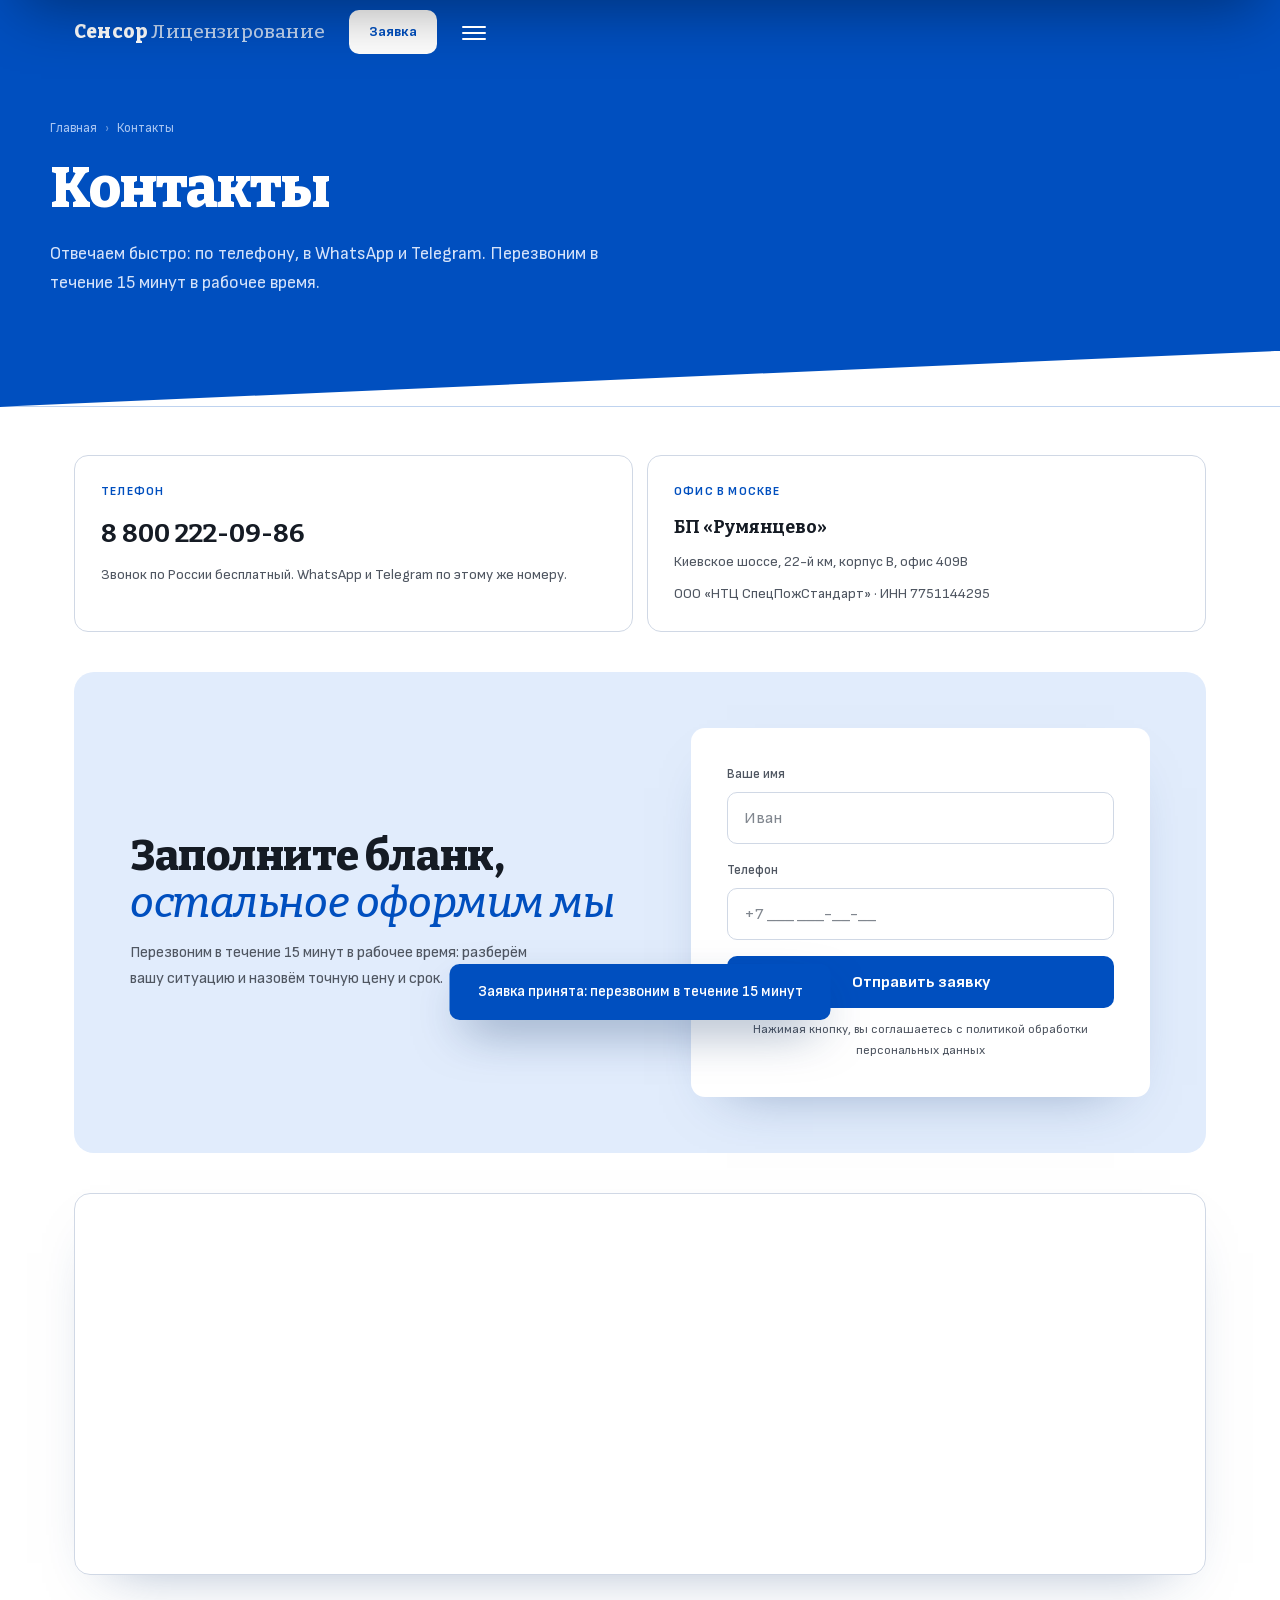
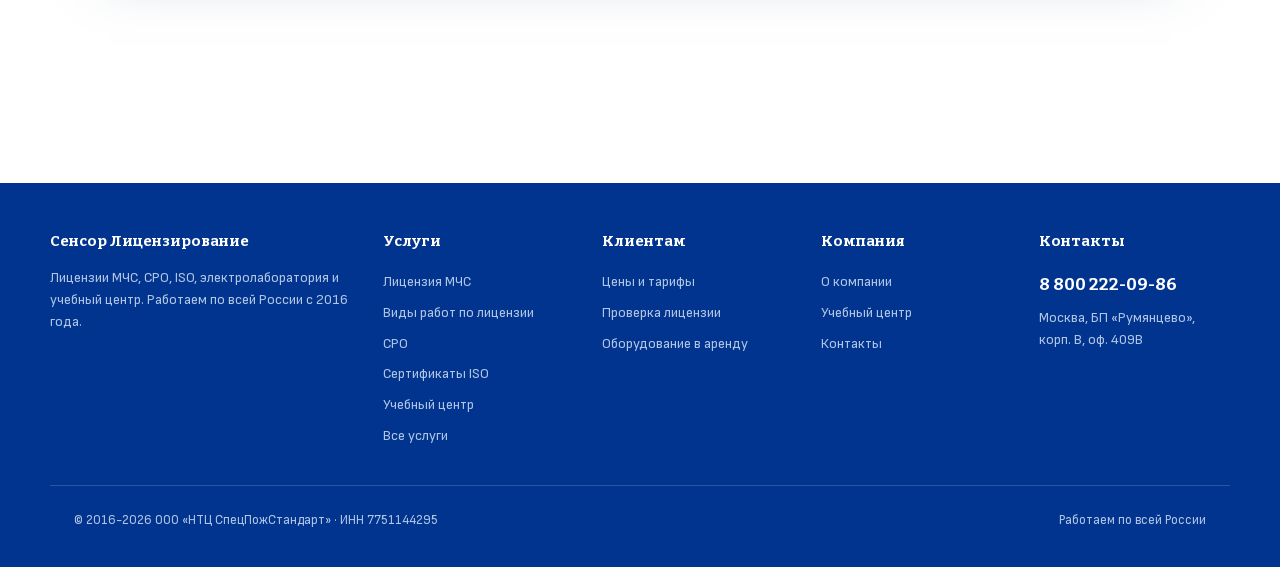
<file: kontakty.html>
<!doctype html>
<html lang="ru">
<head>
<meta charset="utf-8">
<meta name="viewport" content="width=device-width,initial-scale=1">
<title>Контакты Сенсор Лицензирование: 8 800 222-09-86, Москва, БП Румянцево</title>
<meta name="robots" content="noindex,nofollow">
<meta name="description" content="Контакты компании Сенсор Лицензирование: телефон 8 800 222-09-86 (бесплатно по РФ), офис в Москве, БП Румянцево. Заявка на лицензию МЧС онлайн.">
<link rel="icon" href="assets/favicon.svg" type="image/svg+xml">
<link rel="icon" href="assets/favicon-64.png" type="image/png" sizes="64x64">
<link rel="apple-touch-icon" href="assets/apple-touch-icon.png">
<meta property="og:type" content="website">
<meta property="og:site_name" content="Сенсор Лицензирование">
<meta property="og:locale" content="ru_RU">
<meta property="og:title" content="Контакты Сенсор Лицензирование: 8 800 222-09-86, Москва, БП Румянцево">
<meta property="og:description" content="Контакты компании Сенсор Лицензирование: телефон 8 800 222-09-86 (бесплатно по РФ), офис в Москве, БП Румянцево. Заявка на лицензию МЧС онлайн.">
<meta property="og:url" content="https://damn8daniel.github.io/t1-2301c73a/kontakty.html">
<meta property="og:image" content="https://damn8daniel.github.io/t1-2301c73a/assets/og.jpg">
<meta property="og:image:width" content="1200">
<meta property="og:image:height" content="630">
<meta name="twitter:card" content="summary_large_image">
<link rel="preload" href="assets/fonts/bitter-cyrillic-normal-400_800.woff2" as="font" type="font/woff2" crossorigin>
<link rel="preload" href="assets/fonts/sofia-cyrillic-normal-400_700.woff2" as="font" type="font/woff2" crossorigin>
<link rel="stylesheet" href="assets/css/main.css?v=9">
<script type="application/ld+json">{"@context": "https://schema.org", "@type": "BreadcrumbList", "itemListElement": [{"@type": "ListItem", "position": 1, "name": "Главная", "item": "https://damn8daniel.github.io/t1-2301c73a/"}, {"@type": "ListItem", "position": 2, "name": "Контакты", "item": "https://damn8daniel.github.io/t1-2301c73a/kontakty.html"}]}</script>
</head>
<body>

<header class="nav"><div class="nav-in">
  <a class="brand" href="index.html">Сенсор <span>Лицензирование</span></a>
  <nav class="nav-links">
    <a  href="licenziya-mchs.html">Лицензия МЧС</a>
    <a  href="uslugi.html">Все услуги</a>
    <a  href="tseny.html">Цены</a>
    <a  href="proverka.html">Проверка лицензии</a>
    <a  href="o-kompanii.html">О компании</a>
    <a class="act" href="kontakty.html">Контакты</a>
    <a class="mtel" href="tel:+78002220986">8 800 222-09-86</a>
  </nav>
  <div class="nav-right">
    <a class="nav-tel" href="tel:+78002220986">8 800 222-09-86</a>
    <a class="hbtn" href="kontakty.html#zayavka">Заявка</a>
    <button class="nav-burger" aria-label="Меню"><span></span><span></span><span></span></button>
  </div>
</div></header>

<main>
<section class="phero"><div class="w in">
  <div class="crumbs"><a href="index.html">Главная</a><span>›</span>Контакты</div>
  <h1>Контакты</h1>
  <p class="sub">Отвечаем быстро: по телефону, в WhatsApp и Telegram. Перезвоним в течение 15 минут в рабочее время.</p>
</div></section>
<div data-mbar-after></div>

<section class="blk" style="padding-top:48px"><div class="w">
  <div class="cells fx" style="grid-template-columns:1fr 1fr;margin-bottom:40px">
    <div class="cell"><span class="k">Телефон</span>
      <h3 style="font-size:26px"><a href="tel:+78002220986">8 800 222-09-86</a></h3>
      <p>Звонок по России бесплатный. WhatsApp и Telegram по этому же номеру.</p></div>
    <div class="cell"><span class="k">Офис в Москве</span>
      <h3>БП «Румянцево»</h3>
      <p>Киевское шоссе, 22-й км, корпус В, офис 409В</p>
      <p style="margin-top:8px">ООО «НТЦ СпецПожСтандарт» · ИНН 7751144295</p></div>
  </div>

  <div class="blank fx" id="zayavka">
    <div>
      <h2 class="t">Заполните бланк, <em>остальное оформим мы</em></h2>
      <p class="note">Перезвоним в течение 15 минут в рабочее время: разберём вашу ситуацию и назовём точную цену и срок.</p>
    </div>
    <form class="form" onsubmit="return submitForm(event)">
      <div class="fld"><label for="f-name">Ваше имя</label><input id="f-name" name="name" placeholder="Иван" required autocomplete="name"></div>
      <div class="fld"><label for="f-phone">Телефон</label><input id="f-phone" name="phone" type="tel" placeholder="+7 ___ ___-__-__" required autocomplete="tel"></div>
      <button class="btn" type="submit">Отправить заявку</button>
      <div class="fine">Нажимая кнопку, вы соглашаетесь с политикой обработки персональных данных</div>
    </form>
  </div>
  <div class="map fx" style="margin-top:40px">
    <iframe src="https://yandex.ru/map-widget/v1/?text=%D0%9C%D0%BE%D1%81%D0%BA%D0%B2%D0%B0%2C%20%D0%9A%D0%B8%D0%B5%D0%B2%D1%81%D0%BA%D0%BE%D0%B5%20%D1%88%D0%BE%D1%81%D1%81%D0%B5%2022%20%D0%BA%D0%BC%20%D0%91%D0%9F%20%D0%A0%D1%83%D0%BC%D1%8F%D0%BD%D1%86%D0%B5%D0%B2%D0%BE&z=14" title="Офис Сенсор Лицензирование на карте" loading="lazy"></iframe>
  </div>
</div></section>

</main>

<footer>
  <div class="w f-cols">
    <div class="f-brand">
      <b>Сенсор Лицензирование</b>
      <p>Лицензии МЧС, СРО, ISO, электролаборатория и учебный центр. Работаем по всей России с 2016 года.</p>
    </div>
    <div><b>Услуги</b>
      <a href="licenziya-mchs.html">Лицензия МЧС</a>
      <a href="vidy-rabot.html">Виды работ по лицензии</a>
      <a href="uslugi.html#sro">СРО</a>
      <a href="uslugi.html#iso">Сертификаты ISO</a>
      <a href="uslugi.html#centr">Учебный центр</a>
      <a href="uslugi.html">Все услуги</a>
    </div>
    <div><b>Клиентам</b>
      <a href="tseny.html">Цены и тарифы</a>
      <a href="proverka.html">Проверка лицензии</a>
      <a href="uslugi.html#oborudovanie">Оборудование в аренду</a>
    </div>
    <div><b>Компания</b>
      <a href="o-kompanii.html">О компании</a>
      <a href="o-kompanii.html#centr">Учебный центр</a>
      <a href="kontakty.html">Контакты</a>
    </div>
    <div><b>Контакты</b>
      <a class="f-tel" href="tel:+78002220986">8 800 222-09-86</a>
      <a href="kontakty.html">Москва, БП «Румянцево»,<br>корп. В, оф. 409В</a>
    </div>
  </div>
  <div class="w f-bottom">
    <div>© 2016-2026 ООО «НТЦ СпецПожСтандарт» · ИНН 7751144295</div>
    <div>Работаем по всей России</div>
  </div>
</footer>

<div class="mbar" id="mbar">
  <a class="btn line" href="tel:+78002220986" style="background:#fff">Позвонить</a>
  <a class="btn fill" href="kontakty.html#zayavka">Заявка</a>
</div>

<dialog class="modal" id="leadModal">
  <button class="modal-x" aria-label="Закрыть"></button>
  <form class="form" onsubmit="return submitForm(event)">
    <h3>Оставить заявку</h3>
    <p>Перезвоним в течение 15 минут в рабочее время, рассчитаем стоимость и срок.</p>
    <div class="fld"><label for="m-name">Ваше имя</label><input id="m-name" name="name" placeholder="Иван" required autocomplete="name"></div>
    <div class="fld"><label for="m-phone">Телефон</label><input id="m-phone" name="phone" type="tel" placeholder="+7 ___ ___-__-__" required autocomplete="tel"></div>
    <button class="btn" type="submit">Отправить заявку</button>
    <div class="fine">Нажимая кнопку, вы соглашаетесь с политикой обработки персональных данных</div>
  </form>
</dialog>

<div class="toast" id="toast">Заявка принята: перезвоним в течение 15 минут</div>

<script src="assets/js/main.js?v=9" defer></script>
</body>
</html>
</file>
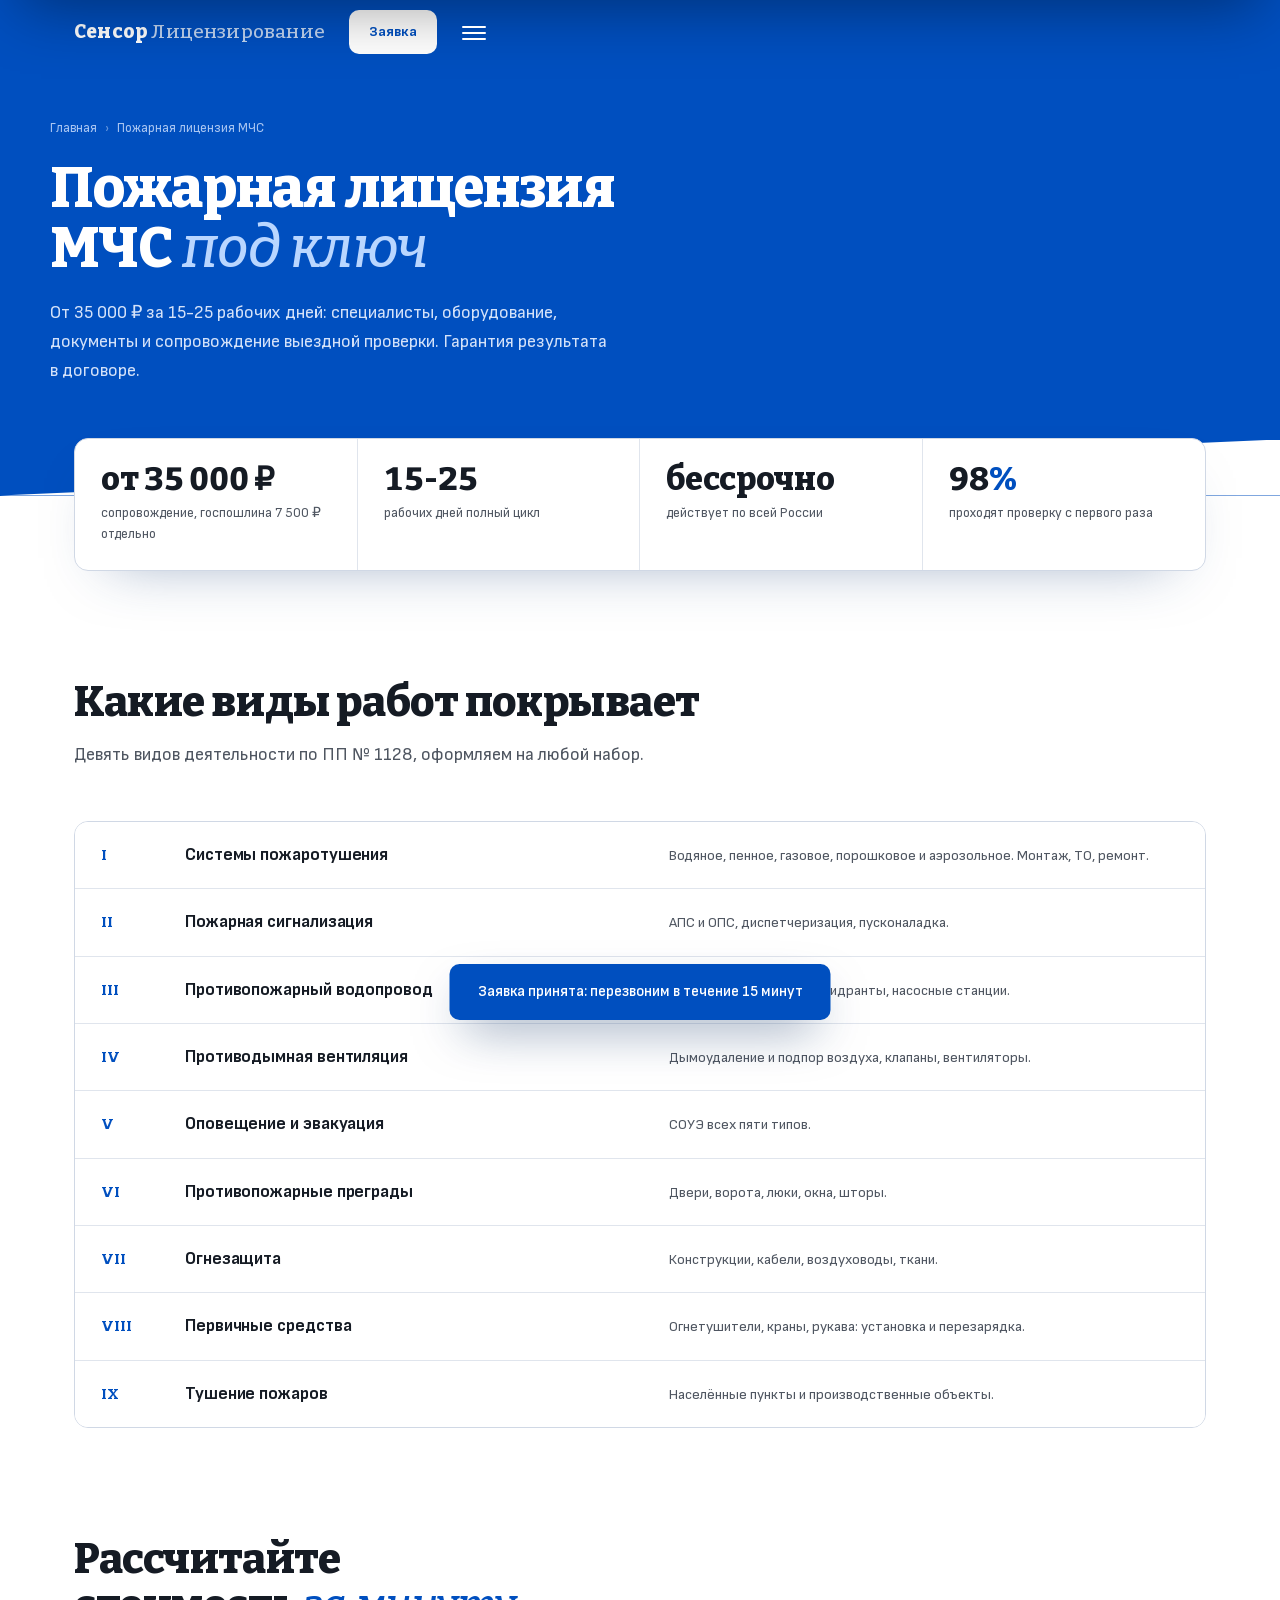
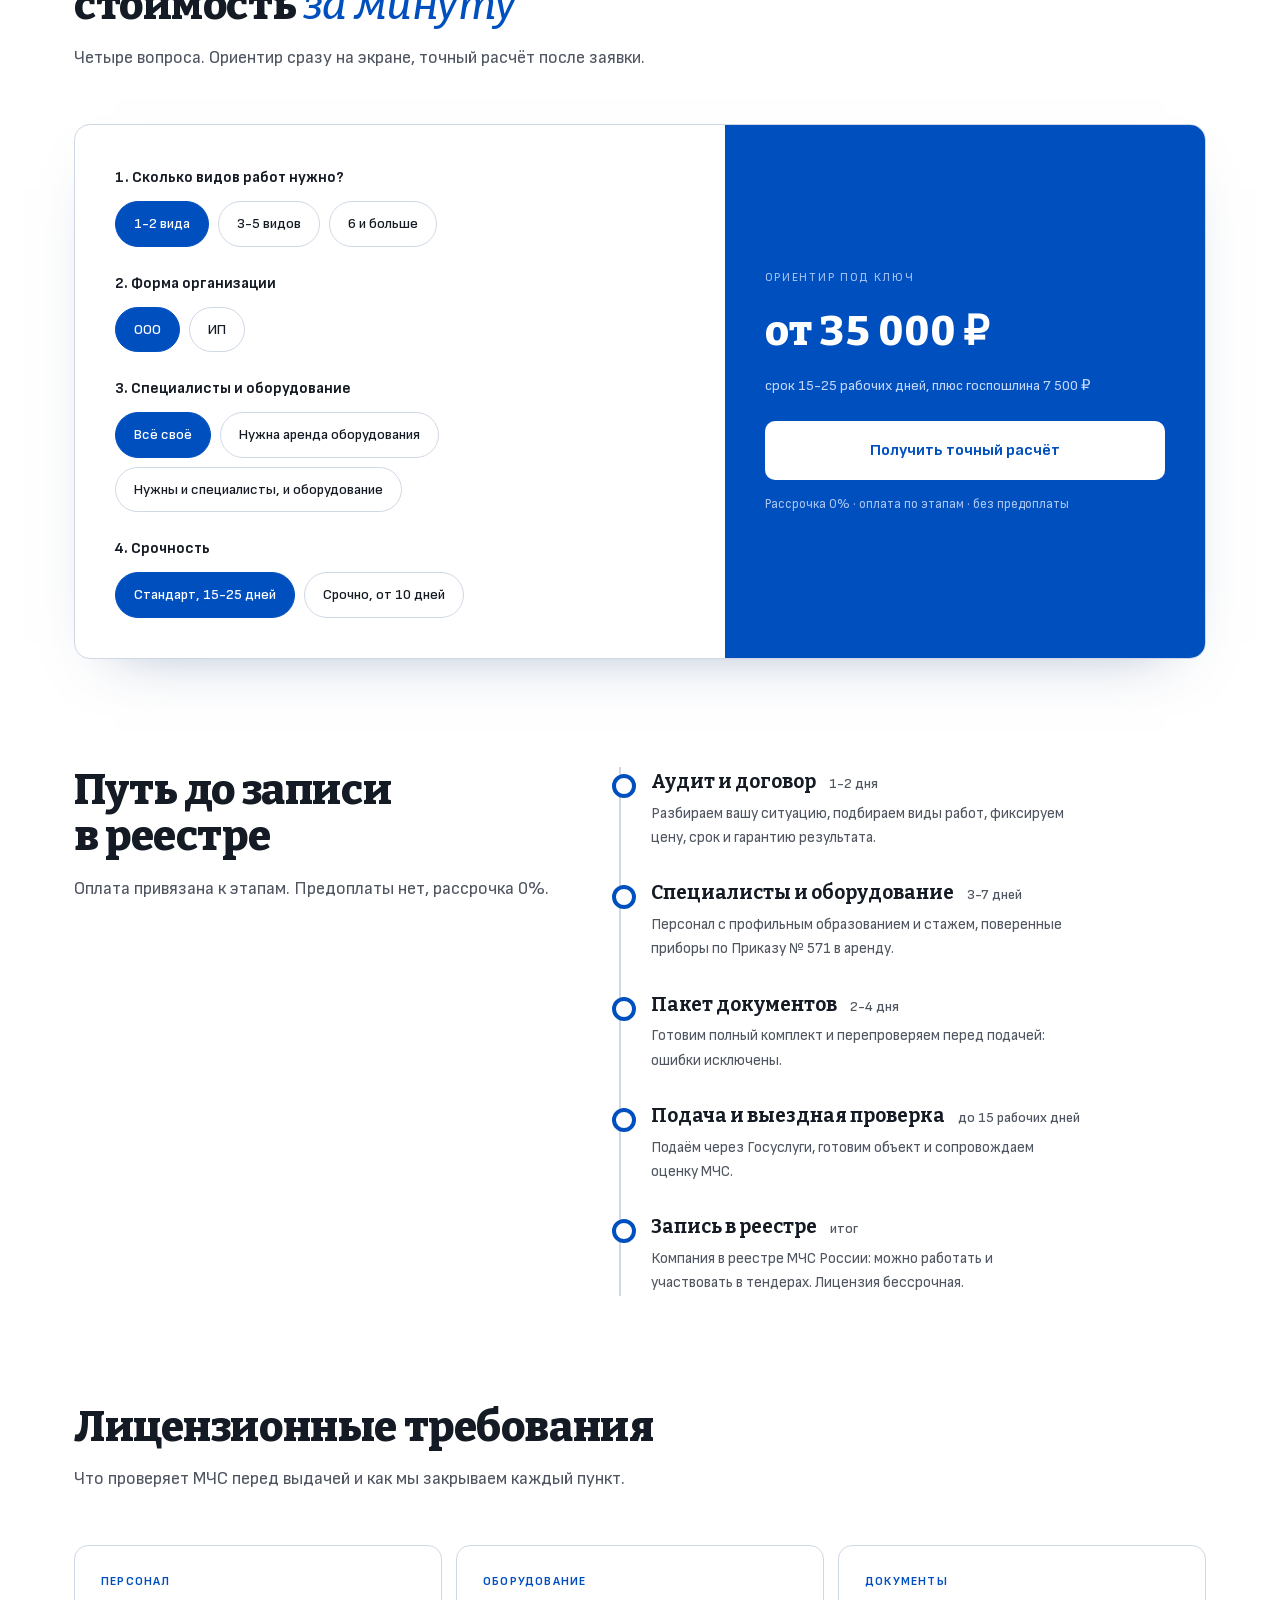
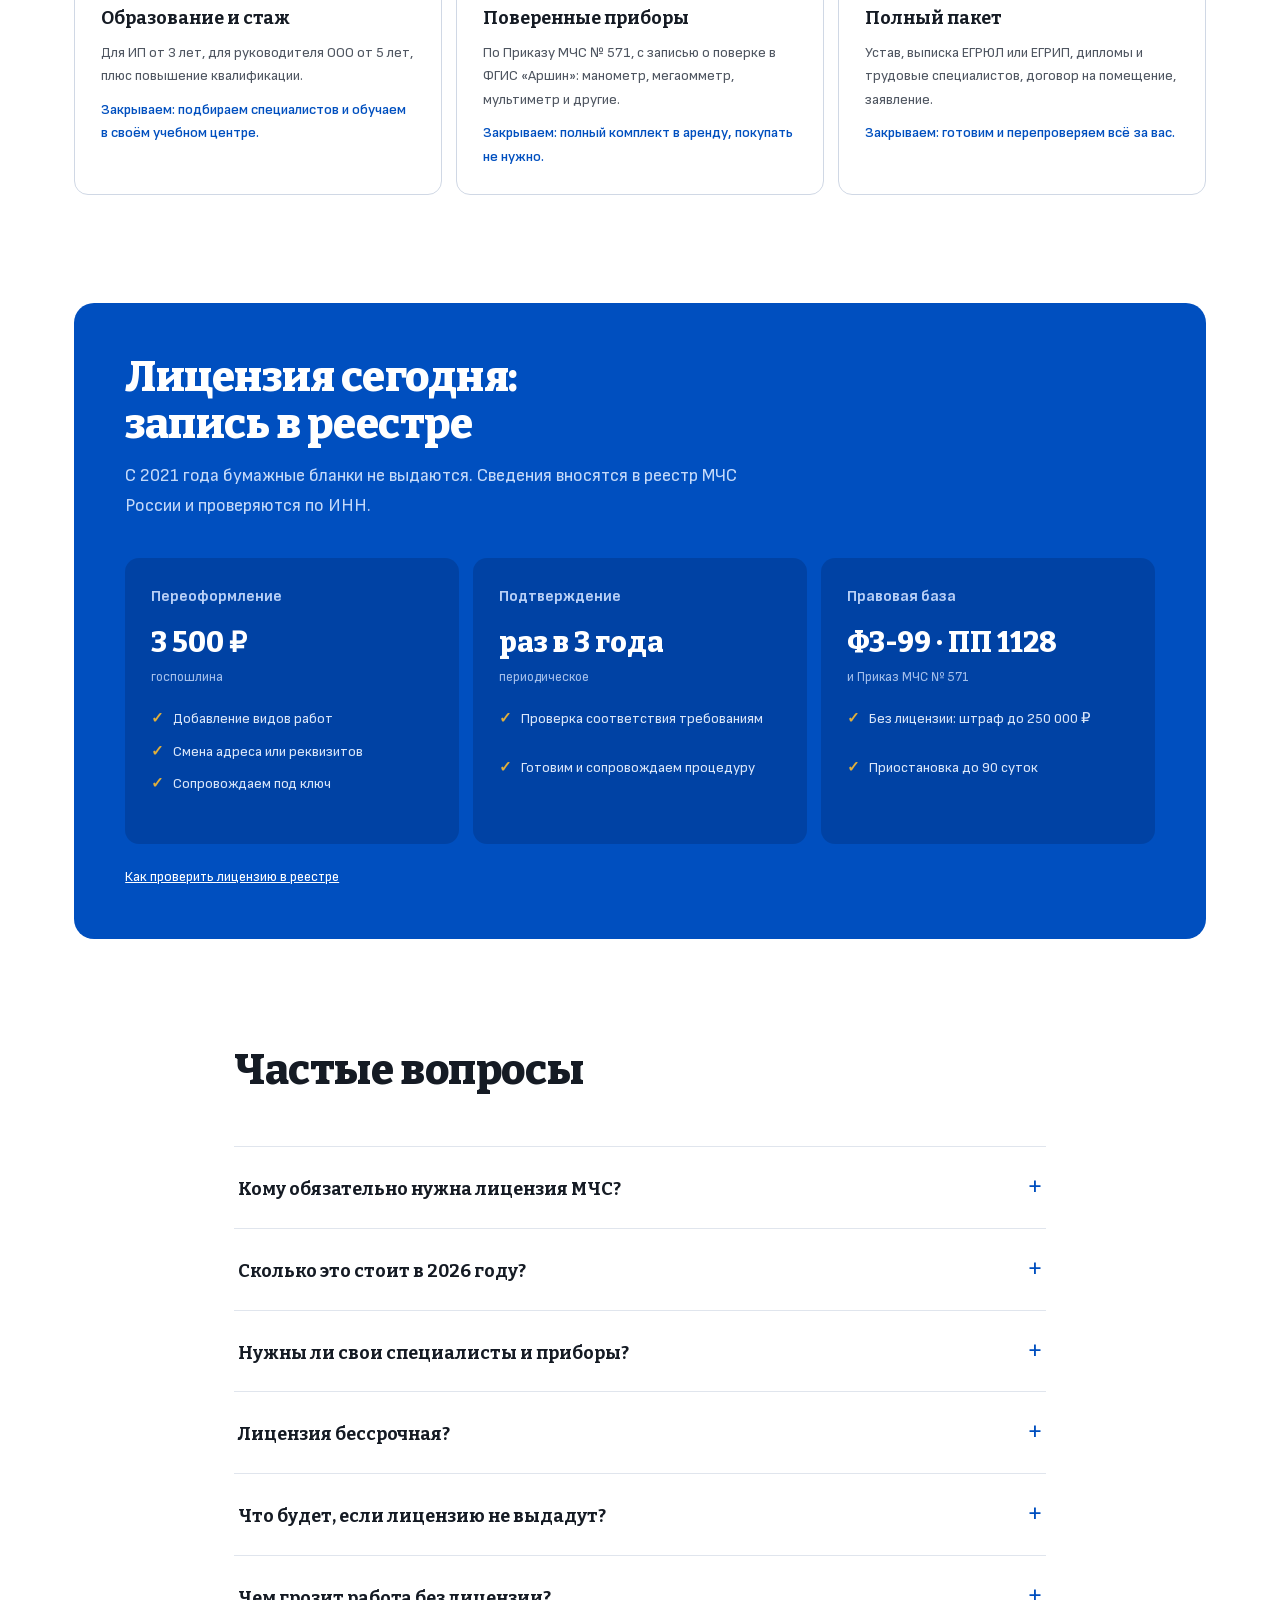
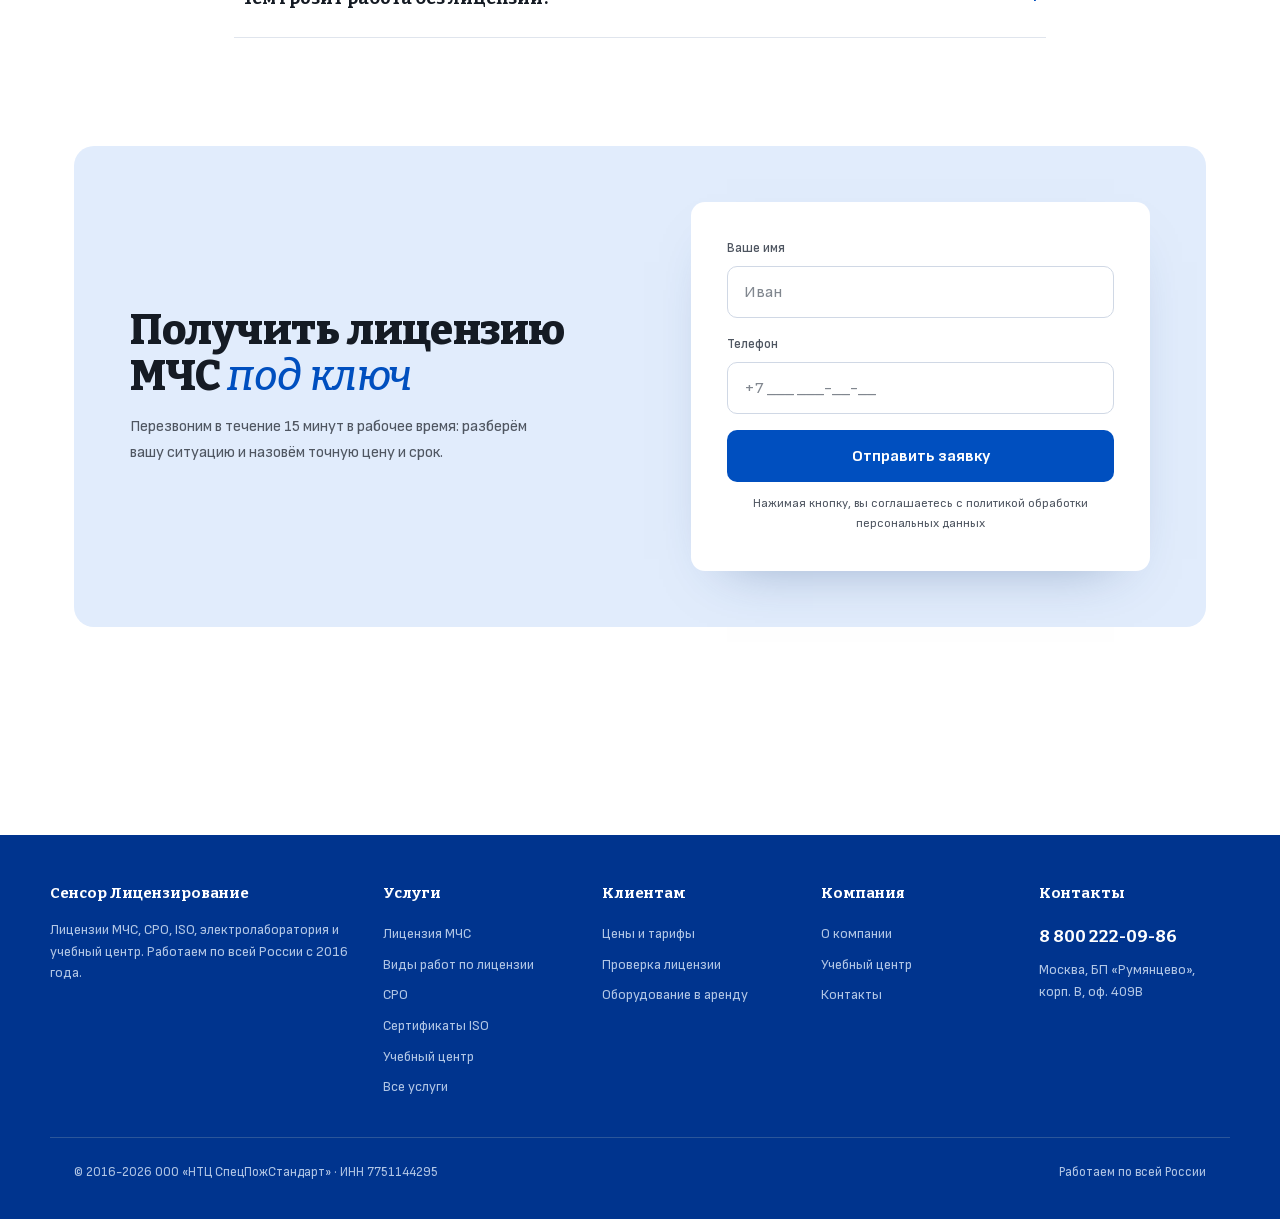
<file: licenziya-mchs.html>
<!doctype html>
<html lang="ru">
<head>
<meta charset="utf-8">
<meta name="viewport" content="width=device-width,initial-scale=1">
<title>Пожарная лицензия МЧС под ключ от 35 000 ₽ за 15-25 дней | Сенсор Лицензирование</title>
<meta name="robots" content="noindex,nofollow">
<meta name="description" content="Оформим лицензию МЧС на монтаж, обслуживание и тушение под ключ: специалисты, оборудование, документы, сопровождение проверки. Гарантия в договоре, рассрочка 0%.">
<link rel="icon" href="assets/favicon.svg" type="image/svg+xml">
<link rel="icon" href="assets/favicon-64.png" type="image/png" sizes="64x64">
<link rel="apple-touch-icon" href="assets/apple-touch-icon.png">
<meta property="og:type" content="website">
<meta property="og:site_name" content="Сенсор Лицензирование">
<meta property="og:locale" content="ru_RU">
<meta property="og:title" content="Пожарная лицензия МЧС под ключ от 35 000 ₽ за 15-25 дней | Сенсор Лицензирование">
<meta property="og:description" content="Оформим лицензию МЧС на монтаж, обслуживание и тушение под ключ: специалисты, оборудование, документы, сопровождение проверки. Гарантия в договоре, рассрочка 0%.">
<meta property="og:url" content="https://damn8daniel.github.io/t1-2301c73a/licenziya-mchs.html">
<meta property="og:image" content="https://damn8daniel.github.io/t1-2301c73a/assets/og.jpg">
<meta property="og:image:width" content="1200">
<meta property="og:image:height" content="630">
<meta name="twitter:card" content="summary_large_image">
<link rel="preload" href="assets/fonts/bitter-cyrillic-normal-400_800.woff2" as="font" type="font/woff2" crossorigin>
<link rel="preload" href="assets/fonts/sofia-cyrillic-normal-400_700.woff2" as="font" type="font/woff2" crossorigin>
<link rel="stylesheet" href="assets/css/main.css?v=9">
<script type="application/ld+json">{"@context": "https://schema.org", "@type": "BreadcrumbList", "itemListElement": [{"@type": "ListItem", "position": 1, "name": "Главная", "item": "https://damn8daniel.github.io/t1-2301c73a/"}, {"@type": "ListItem", "position": 2, "name": "Пожарная лицензия МЧС", "item": "https://damn8daniel.github.io/t1-2301c73a/licenziya-mchs.html"}]}</script>
<script type="application/ld+json">
{"@context":"https://schema.org","@type":"Service","serviceType":"Получение лицензии МЧС","provider":{"@type":"Organization","name":"Сенсор Лицензирование","telephone":"+7-800-222-09-86"},"areaServed":"RU","offers":{"@type":"Offer","price":"35000","priceCurrency":"RUB"}}
</script>
<script type="application/ld+json">
{"@context":"https://schema.org","@type":"FAQPage","mainEntity":[
{"@type":"Question","name":"Кому обязательно нужна лицензия МЧС?","acceptedAnswer":{"@type":"Answer","text":"Всем организациям и ИП, которые выполняют монтаж, техническое обслуживание и ремонт средств обеспечения пожарной безопасности, огнезащиту или тушение пожаров. В том числе для участия в тендерах по 44-ФЗ и 223-ФЗ."}},
{"@type":"Question","name":"Сколько стоит лицензия МЧС в 2026 году?","acceptedAnswer":{"@type":"Answer","text":"Госпошлина составляет 7 500 ₽. Сопровождение под ключ стоит от 35 000 ₽ за подготовку документов до 80 000-130 000 ₽ за полный пакет с подбором специалистов и оборудования."}},
{"@type":"Question","name":"За сколько дней оформляется лицензия?","acceptedAnswer":{"@type":"Answer","text":"Орган лицензирования рассматривает заявление до 15 рабочих дней. Полный цикл с подготовкой и проверкой занимает 15-25 рабочих дней, в срочном режиме от 10 дней."}},
{"@type":"Question","name":"Нужно ли своё оборудование и специалисты?","acceptedAnswer":{"@type":"Answer","text":"Да. Требуются штатные специалисты с профильным образованием и поверенное оборудование по Приказу МЧС № 571. Мы помогаем с подбором персонала и предоставляем оборудование в аренду."}},
{"@type":"Question","name":"Лицензия бессрочная? Нужно ли продлевать?","acceptedAnswer":{"@type":"Answer","text":"Лицензия бессрочная и действует по всей России. Продление не требуется, но раз в 3 года проводится периодическое подтверждение соответствия лицензионным требованиям."}},
{"@type":"Question","name":"Чем грозит работа без лицензии?","acceptedAnswer":{"@type":"Answer","text":"Административная ответственность по КоАП РФ: штрафы для юрлиц до 250 000 ₽ и приостановка деятельности до 90 суток. При причинении ущерба возможна уголовная ответственность."}},
{"@type":"Question","name":"Можно ли купить готовую фирму с лицензией МЧС?","acceptedAnswer":{"@type":"Answer","text":"Да. Доступны готовые ООО с действующей лицензией МЧС и чистой историей. Переоформление занимает 1-3 дня."}},
{"@type":"Question","name":"Как проверить лицензию в реестре МЧС?","acceptedAnswer":{"@type":"Answer","text":"По ИНН организации в открытом реестре лицензий на сайте МЧС России. Запись в реестре и есть сама лицензия: бумажные бланки не выдаются с 2021 года."}}]}
</script>
</head>
<body>

<header class="nav"><div class="nav-in">
  <a class="brand" href="index.html">Сенсор <span>Лицензирование</span></a>
  <nav class="nav-links">
    <a class="act" href="licenziya-mchs.html">Лицензия МЧС</a>
    <a  href="uslugi.html">Все услуги</a>
    <a  href="tseny.html">Цены</a>
    <a  href="proverka.html">Проверка лицензии</a>
    <a  href="o-kompanii.html">О компании</a>
    <a  href="kontakty.html">Контакты</a>
    <a class="mtel" href="tel:+78002220986">8 800 222-09-86</a>
  </nav>
  <div class="nav-right">
    <a class="nav-tel" href="tel:+78002220986">8 800 222-09-86</a>
    <a class="hbtn" href="kontakty.html#zayavka">Заявка</a>
    <button class="nav-burger" aria-label="Меню"><span></span><span></span><span></span></button>
  </div>
</div></header>

<main>
<section class="phero"><div class="w in">
  <div class="crumbs"><a href="index.html">Главная</a><span>›</span>Пожарная лицензия МЧС</div>
  <h1>Пожарная лицензия МЧС <em>под ключ</em></h1>
  <p class="sub">От 35 000 ₽ за 15-25 рабочих дней: специалисты, оборудование, документы и сопровождение выездной проверки. Гарантия результата в договоре.</p>
</div></section>
<div data-mbar-after></div>

<div class="facts w">
  <div class="row fx">
    <div class="fact"><div class="v">от 35 000 ₽</div><div class="l">сопровождение, госпошлина 7 500 ₽ отдельно</div></div>
    <div class="fact"><div class="v">15-25</div><div class="l">рабочих дней полный цикл</div></div>
    <div class="fact"><div class="v">бессрочно</div><div class="l">действует по всей России</div></div>
    <div class="fact"><div class="v"><span data-cnt="98">0</span><i>%</i></div><div class="l">проходят проверку с первого раза</div></div>
  </div>
</div>

<section class="blk" id="vidy"><div class="w">
  <h2 class="t">Какие виды работ покрывает</h2>
  <p class="t-sub">Девять видов деятельности по ПП № 1128, оформляем на любой набор.</p>

  <div class="ledger mt fx">
    <div class="li-row"><span class="no">I</span><h3>Системы пожаротушения</h3><p>Водяное, пенное, газовое, порошковое и аэрозольное. Монтаж, ТО, ремонт.</p></div>
    <div class="li-row"><span class="no">II</span><h3>Пожарная сигнализация</h3><p>АПС и ОПС, диспетчеризация, пусконаладка.</p></div>
    <div class="li-row"><span class="no">III</span><h3>Противопожарный водопровод</h3><p>Внутренний и наружный, гидранты, насосные станции.</p></div>
    <div class="li-row"><span class="no">IV</span><h3>Противодымная вентиляция</h3><p>Дымоудаление и подпор воздуха, клапаны, вентиляторы.</p></div>
    <div class="li-row"><span class="no">V</span><h3>Оповещение и эвакуация</h3><p>СОУЭ всех пяти типов.</p></div>
    <div class="li-row"><span class="no">VI</span><h3>Противопожарные преграды</h3><p>Двери, ворота, люки, окна, шторы.</p></div>
    <div class="li-row"><span class="no">VII</span><h3>Огнезащита</h3><p>Конструкции, кабели, воздуховоды, ткани.</p></div>
    <div class="li-row"><span class="no">VIII</span><h3>Первичные средства</h3><p>Огнетушители, краны, рукава: установка и перезарядка.</p></div>
    <div class="li-row"><span class="no">IX</span><h3>Тушение пожаров</h3><p>Населённые пункты и производственные объекты.</p></div>
  </div>
</div></section>

<section class="blk" style="padding-top:0" id="calc"><div class="w">
  <h2 class="t">Рассчитайте стоимость <em>за минуту</em></h2>
  <p class="t-sub">Четыре вопроса. Ориентир сразу на экране, точный расчёт после заявки.</p>

    <div class="calc mt fx">
      <div class="calc-q">
        <div class="cq"><div class="ql">1. Сколько видов работ нужно?</div><div class="opts" data-g="vid">
          <span class="opt on" data-v="0">1-2 вида</span><span class="opt" data-v="20000">3-5 видов</span><span class="opt" data-v="45000">6 и больше</span></div></div>
        <div class="cq"><div class="ql">2. Форма организации</div><div class="opts" data-g="org">
          <span class="opt on" data-v="0">ООО</span><span class="opt" data-v="-5000">ИП</span></div></div>
        <div class="cq"><div class="ql">3. Специалисты и оборудование</div><div class="opts" data-g="res">
          <span class="opt on" data-v="0">Всё своё</span><span class="opt" data-v="30000">Нужна аренда оборудования</span><span class="opt" data-v="55000">Нужны и специалисты, и оборудование</span></div></div>
        <div class="cq"><div class="ql">4. Срочность</div><div class="opts" data-g="urg">
          <span class="opt on" data-v="0">Стандарт, 15-25 дней</span><span class="opt" data-v="40000">Срочно, от 10 дней</span></div></div>
      </div>
      <div class="calc-r">
        <div class="rl">Ориентир под ключ</div>
        <div class="rv" id="calcNum" aria-live="polite">от 35 000 ₽</div>
        <div class="rs" id="calcTerm">срок 15-25 рабочих дней, плюс госпошлина 7 500 ₽</div>
        <a class="btn" href="#zayavka">Получить точный расчёт</a>
        <div class="note">Рассрочка 0% · оплата по этапам · без предоплаты</div>
      </div>
    </div>
</div></section>

<section class="blk" style="padding-top:0" id="etapy"><div class="w spread">
  <div class="stick fx">
    <h2 class="t">Путь до записи в реестре</h2>
    <p class="t-sub">Оплата привязана к этапам. Предоплаты нет, рассрочка 0%.</p>
  </div>

  <div class="timeline fx">
    <div class="tstep"><h3>Аудит и договор <span>1-2 дня</span></h3><p>Разбираем вашу ситуацию, подбираем виды работ, фиксируем цену, срок и гарантию результата.</p></div>
    <div class="tstep"><h3>Специалисты и оборудование <span>3-7 дней</span></h3><p>Персонал с профильным образованием и стажем, поверенные приборы по Приказу № 571 в аренду.</p></div>
    <div class="tstep"><h3>Пакет документов <span>2-4 дня</span></h3><p>Готовим полный комплект и перепроверяем перед подачей: ошибки исключены.</p></div>
    <div class="tstep"><h3>Подача и выездная проверка <span>до 15 рабочих дней</span></h3><p>Подаём через Госуслуги, готовим объект и сопровождаем оценку МЧС.</p></div>
    <div class="tstep"><h3>Запись в реестре <span>итог</span></h3><p>Компания в реестре МЧС России: можно работать и участвовать в тендерах. Лицензия бессрочная.</p></div>
  </div>
</div></section>

<section class="blk" style="padding-top:0" id="trebovaniya"><div class="w">
  <h2 class="t">Лицензионные требования</h2>
  <p class="t-sub">Что проверяет МЧС перед выдачей и как мы закрываем каждый пункт.</p>
  <div class="cells mt fx">
    <div class="cell"><span class="k">Персонал</span><h3>Образование и стаж</h3><p>Для ИП от 3 лет, для руководителя ООО от 5 лет, плюс повышение квалификации.</p><p class="ok">Закрываем: подбираем специалистов и обучаем в своём учебном центре.</p></div>
    <div class="cell"><span class="k">Оборудование</span><h3>Поверенные приборы</h3><p>По Приказу МЧС № 571, с записью о поверке в ФГИС «Аршин»: манометр, мегаомметр, мультиметр и другие.</p><p class="ok">Закрываем: полный комплект в аренду, покупать не нужно.</p></div>
    <div class="cell"><span class="k">Документы</span><h3>Полный пакет</h3><p>Устав, выписка ЕГРЮЛ или ЕГРИП, дипломы и трудовые специалистов, договор на помещение, заявление.</p><p class="ok">Закрываем: готовим и перепроверяем всё за вас.</p></div>
  </div>
</div></section>

<section class="blk" style="padding-top:0" id="pereoformlenie"><div class="w">
  <div class="shelf fx">
    <h2 class="t">Лицензия сегодня: запись в реестре</h2>
    <p class="t-sub">С 2021 года бумажные бланки не выдаются. Сведения вносятся в реестр МЧС России и проверяются по ИНН.</p>
    <div class="tiers" style="grid-template-columns:repeat(3,1fr)">
      <div class="tier"><h3>Переоформление</h3><div class="pr">3 500 ₽</div><div class="tm">госпошлина</div>
        <ul><li>Добавление видов работ</li><li>Смена адреса или реквизитов</li><li>Сопровождаем под ключ</li></ul></div>
      <div class="tier"><h3>Подтверждение</h3><div class="pr">раз в 3 года</div><div class="tm">периодическое</div>
        <ul><li>Проверка соответствия требованиям</li><li>Готовим и сопровождаем процедуру</li></ul></div>
      <div class="tier"><h3>Правовая база</h3><div class="pr">ФЗ-99 · ПП 1128</div><div class="tm">и Приказ МЧС № 571</div>
        <ul><li>Без лицензии: штраф до 250 000 ₽</li><li>Приостановка до 90 суток</li></ul></div>
    </div>
    <p class="fee"><a href="proverka.html" style="color:#fff;text-decoration:underline">Как проверить лицензию в реестре</a></p>
  </div>
</div></section>

<section class="blk" style="padding-top:0" id="faq"><div class="w" style="max-width:860px">
  <h2 class="t">Частые вопросы</h2>

  <div class="qa mt fx">
    <details><summary>Кому обязательно нужна лицензия МЧС?</summary><p class="ans">Организациям и ИП, которые выполняют монтаж, ТО и ремонт средств обеспечения пожарной безопасности, огнезащиту или тушение пожаров. В том числе для участия в тендерах по 44-ФЗ и 223-ФЗ.</p></details>
    <details><summary>Сколько это стоит в 2026 году?</summary><p class="ans">Госпошлина 7 500 ₽. Сопровождение: от 35 000 ₽ за подготовку документов до 80 000-130 000 ₽ за полный пакет со специалистами и оборудованием.</p></details>
    <details><summary>Нужны ли свои специалисты и приборы?</summary><p class="ans">Да, это лицензионные требования. Помогаем с подбором персонала и сдаём поверенное оборудование в аренду: покупать не обязательно.</p></details>
    <details><summary>Лицензия бессрочная?</summary><p class="ans">Да, действует бессрочно и по всей России. Раз в 3 года проходит периодическое подтверждение соответствия: сопровождаем и его.</p></details>
    <details><summary>Что будет, если лицензию не выдадут?</summary><p class="ans">Гарантия результата зафиксирована в договоре: при отказе по нашей вине вернём оплату полностью. На практике 98% клиентов проходят проверку с первого раза.</p></details>
    <details><summary>Чем грозит работа без лицензии?</summary><p class="ans">Штраф до 250 000 ₽ для юрлиц и приостановка деятельности до 90 суток по КоАП РФ, отстранение от тендеров.</p></details>
  </div>
</div></section>

<section class="blk" style="padding-top:0"><div class="w">

  <div class="blank fx" id="zayavka">
    <div>
      <h2 class="t">Получить лицензию МЧС <em>под ключ</em></h2>
      <p class="note">Перезвоним в течение 15 минут в рабочее время: разберём вашу ситуацию и назовём точную цену и срок.</p>
    </div>
    <form class="form" onsubmit="return submitForm(event)">
      <div class="fld"><label for="f-name">Ваше имя</label><input id="f-name" name="name" placeholder="Иван" required autocomplete="name"></div>
      <div class="fld"><label for="f-phone">Телефон</label><input id="f-phone" name="phone" type="tel" placeholder="+7 ___ ___-__-__" required autocomplete="tel"></div>
      <button class="btn" type="submit">Отправить заявку</button>
      <div class="fine">Нажимая кнопку, вы соглашаетесь с политикой обработки персональных данных</div>
    </form>
  </div>
</div></section>

</main>

<footer>
  <div class="w f-cols">
    <div class="f-brand">
      <b>Сенсор Лицензирование</b>
      <p>Лицензии МЧС, СРО, ISO, электролаборатория и учебный центр. Работаем по всей России с 2016 года.</p>
    </div>
    <div><b>Услуги</b>
      <a href="licenziya-mchs.html">Лицензия МЧС</a>
      <a href="vidy-rabot.html">Виды работ по лицензии</a>
      <a href="uslugi.html#sro">СРО</a>
      <a href="uslugi.html#iso">Сертификаты ISO</a>
      <a href="uslugi.html#centr">Учебный центр</a>
      <a href="uslugi.html">Все услуги</a>
    </div>
    <div><b>Клиентам</b>
      <a href="tseny.html">Цены и тарифы</a>
      <a href="proverka.html">Проверка лицензии</a>
      <a href="uslugi.html#oborudovanie">Оборудование в аренду</a>
    </div>
    <div><b>Компания</b>
      <a href="o-kompanii.html">О компании</a>
      <a href="o-kompanii.html#centr">Учебный центр</a>
      <a href="kontakty.html">Контакты</a>
    </div>
    <div><b>Контакты</b>
      <a class="f-tel" href="tel:+78002220986">8 800 222-09-86</a>
      <a href="kontakty.html">Москва, БП «Румянцево»,<br>корп. В, оф. 409В</a>
    </div>
  </div>
  <div class="w f-bottom">
    <div>© 2016-2026 ООО «НТЦ СпецПожСтандарт» · ИНН 7751144295</div>
    <div>Работаем по всей России</div>
  </div>
</footer>

<div class="mbar" id="mbar">
  <a class="btn line" href="tel:+78002220986" style="background:#fff">Позвонить</a>
  <a class="btn fill" href="kontakty.html#zayavka">Заявка</a>
</div>

<dialog class="modal" id="leadModal">
  <button class="modal-x" aria-label="Закрыть"></button>
  <form class="form" onsubmit="return submitForm(event)">
    <h3>Оставить заявку</h3>
    <p>Перезвоним в течение 15 минут в рабочее время, рассчитаем стоимость и срок.</p>
    <div class="fld"><label for="m-name">Ваше имя</label><input id="m-name" name="name" placeholder="Иван" required autocomplete="name"></div>
    <div class="fld"><label for="m-phone">Телефон</label><input id="m-phone" name="phone" type="tel" placeholder="+7 ___ ___-__-__" required autocomplete="tel"></div>
    <button class="btn" type="submit">Отправить заявку</button>
    <div class="fine">Нажимая кнопку, вы соглашаетесь с политикой обработки персональных данных</div>
  </form>
</dialog>

<div class="toast" id="toast">Заявка принята: перезвоним в течение 15 минут</div>

<script src="assets/js/main.js?v=9" defer></script>
</body>
</html>
</file>
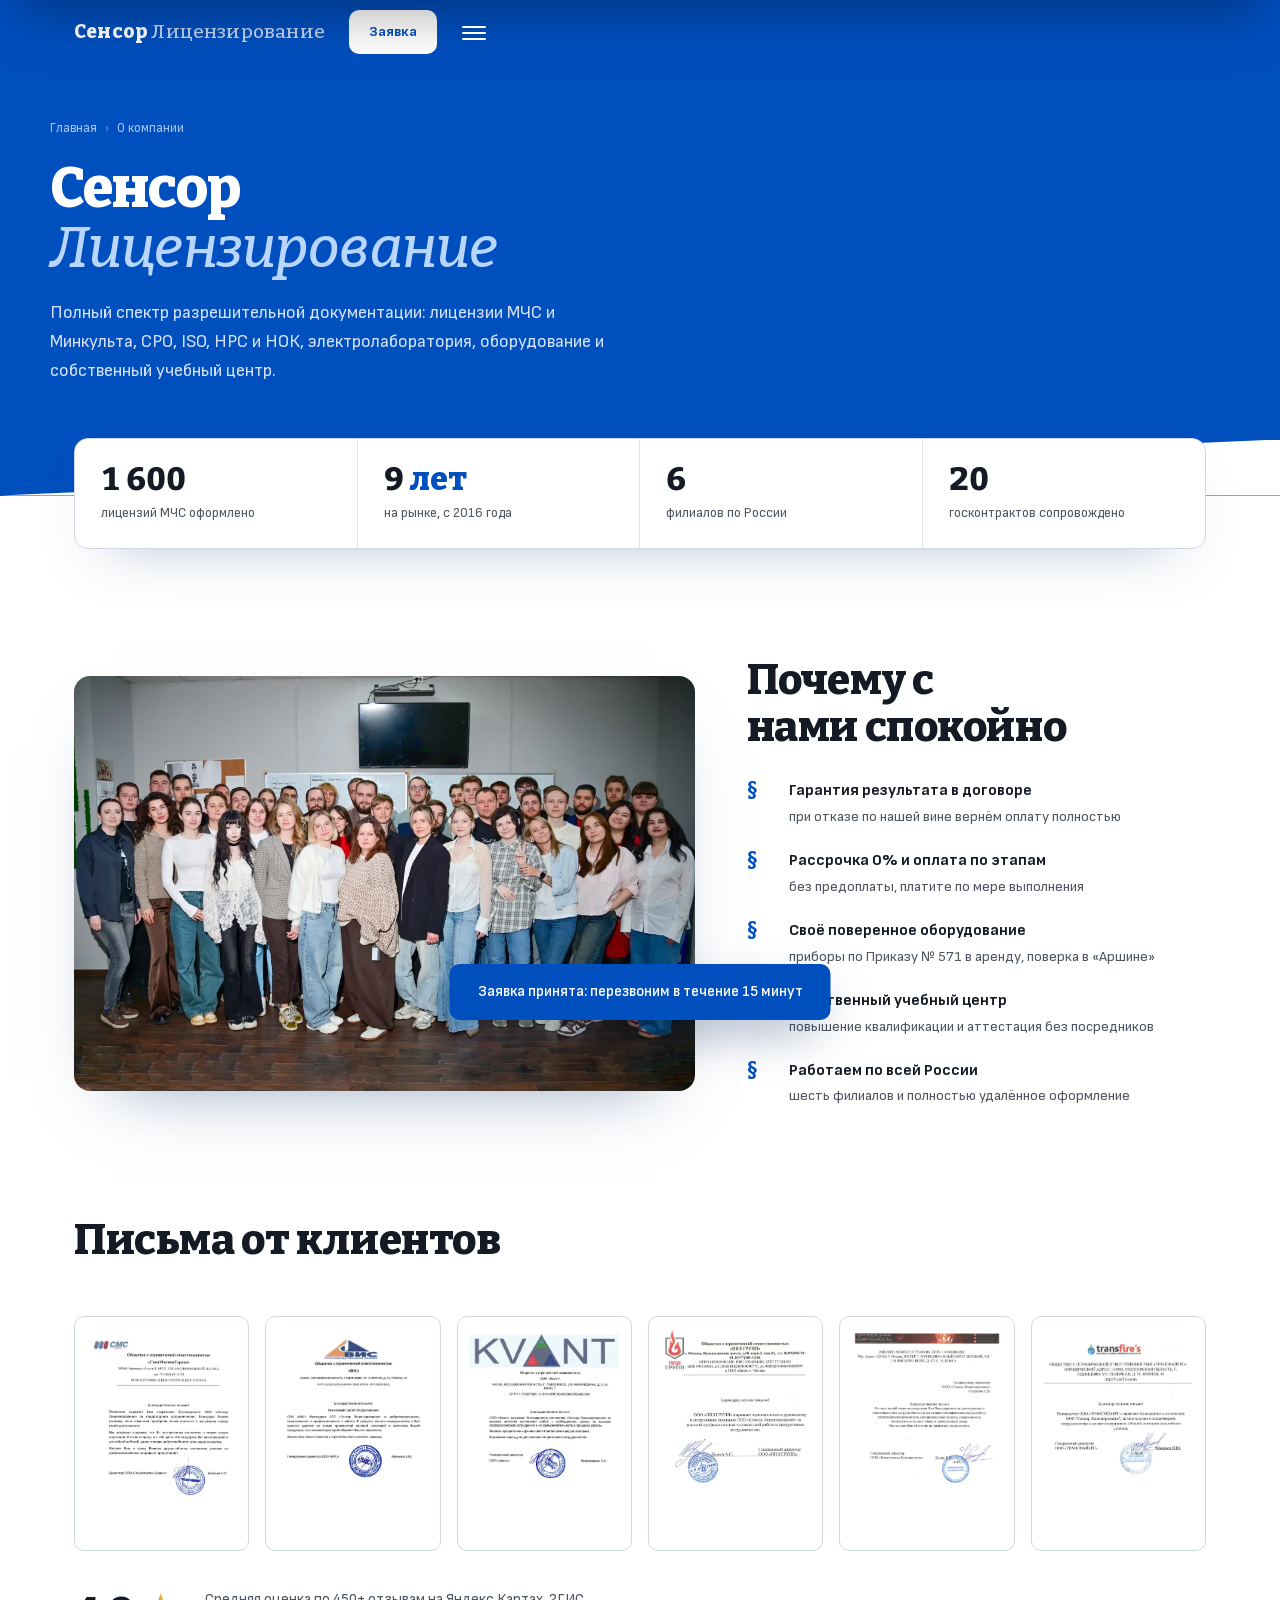
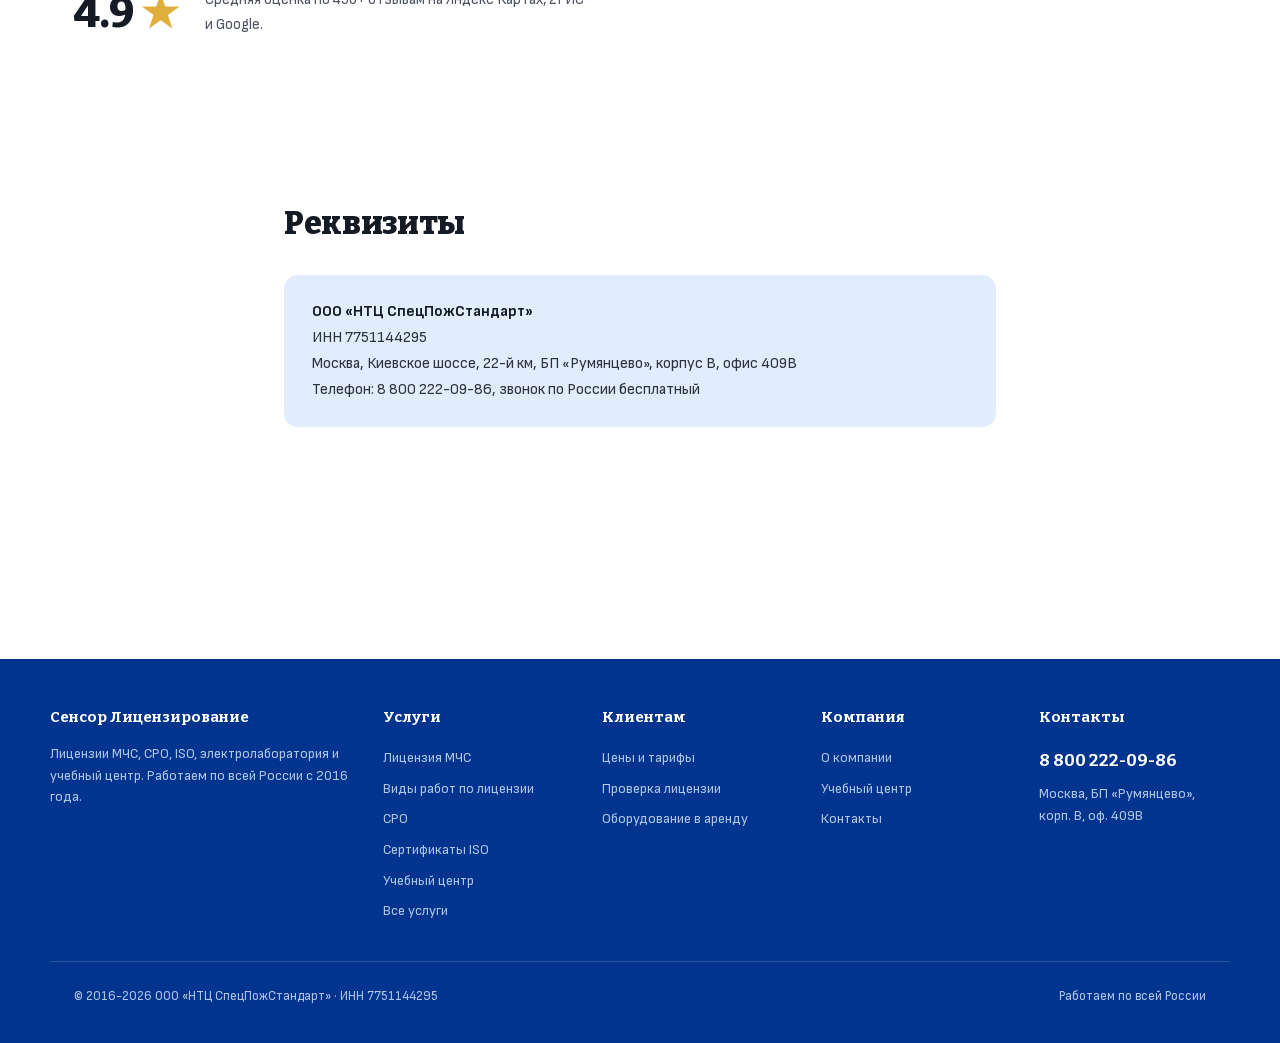
<file: o-kompanii.html>
<!doctype html>
<html lang="ru">
<head>
<meta charset="utf-8">
<meta name="viewport" content="width=device-width,initial-scale=1">
<title>О компании Сенсор Лицензирование: 1600+ лицензий МЧС с 2016 года</title>
<meta name="robots" content="noindex,nofollow">
<meta name="description" content="Сенсор Лицензирование: лицензии МЧС, СРО, ISO, учебный центр. 9 лет на рынке, 6 филиалов, 1600+ оформленных лицензий, рейтинг 4.9.">
<link rel="icon" href="assets/favicon.svg" type="image/svg+xml">
<link rel="icon" href="assets/favicon-64.png" type="image/png" sizes="64x64">
<link rel="apple-touch-icon" href="assets/apple-touch-icon.png">
<meta property="og:type" content="website">
<meta property="og:site_name" content="Сенсор Лицензирование">
<meta property="og:locale" content="ru_RU">
<meta property="og:title" content="О компании Сенсор Лицензирование: 1600+ лицензий МЧС с 2016 года">
<meta property="og:description" content="Сенсор Лицензирование: лицензии МЧС, СРО, ISO, учебный центр. 9 лет на рынке, 6 филиалов, 1600+ оформленных лицензий, рейтинг 4.9.">
<meta property="og:url" content="https://damn8daniel.github.io/t1-2301c73a/o-kompanii.html">
<meta property="og:image" content="https://damn8daniel.github.io/t1-2301c73a/assets/og.jpg">
<meta property="og:image:width" content="1200">
<meta property="og:image:height" content="630">
<meta name="twitter:card" content="summary_large_image">
<link rel="preload" href="assets/fonts/bitter-cyrillic-normal-400_800.woff2" as="font" type="font/woff2" crossorigin>
<link rel="preload" href="assets/fonts/sofia-cyrillic-normal-400_700.woff2" as="font" type="font/woff2" crossorigin>
<link rel="stylesheet" href="assets/css/main.css?v=9">
<script type="application/ld+json">{"@context": "https://schema.org", "@type": "BreadcrumbList", "itemListElement": [{"@type": "ListItem", "position": 1, "name": "Главная", "item": "https://damn8daniel.github.io/t1-2301c73a/"}, {"@type": "ListItem", "position": 2, "name": "О компании", "item": "https://damn8daniel.github.io/t1-2301c73a/o-kompanii.html"}]}</script>
</head>
<body>

<header class="nav"><div class="nav-in">
  <a class="brand" href="index.html">Сенсор <span>Лицензирование</span></a>
  <nav class="nav-links">
    <a  href="licenziya-mchs.html">Лицензия МЧС</a>
    <a  href="uslugi.html">Все услуги</a>
    <a  href="tseny.html">Цены</a>
    <a  href="proverka.html">Проверка лицензии</a>
    <a class="act" href="o-kompanii.html">О компании</a>
    <a  href="kontakty.html">Контакты</a>
    <a class="mtel" href="tel:+78002220986">8 800 222-09-86</a>
  </nav>
  <div class="nav-right">
    <a class="nav-tel" href="tel:+78002220986">8 800 222-09-86</a>
    <a class="hbtn" href="kontakty.html#zayavka">Заявка</a>
    <button class="nav-burger" aria-label="Меню"><span></span><span></span><span></span></button>
  </div>
</div></header>

<main>
<section class="phero"><div class="w in">
  <div class="crumbs"><a href="index.html">Главная</a><span>›</span>О компании</div>
  <h1>Сенсор <em>Лицензирование</em></h1>
  <p class="sub">Полный спектр разрешительной документации: лицензии МЧС и Минкульта, СРО, ISO, НРС и НОК, электролаборатория, оборудование и собственный учебный центр.</p>
</div></section>
<div data-mbar-after></div>

<div class="facts w">
  <div class="row fx">
    <div class="fact"><div class="v" data-cnt="1600">0</div><div class="l">лицензий МЧС оформлено</div></div>
    <div class="fact"><div class="v"><span data-cnt="9">0</span> <i>лет</i></div><div class="l">на рынке, с 2016 года</div></div>
    <div class="fact"><div class="v" data-cnt="6">0</div><div class="l">филиалов по России</div></div>
    <div class="fact"><div class="v" data-cnt="20">0</div><div class="l">госконтрактов сопровождено</div></div>
  </div>
</div>

<section class="blk"><div class="w team">
  <div class="ph fx"><img src="assets/real/team2.webp" width="1024" height="683" alt="Команда компании Сенсор Лицензирование" fetchpriority="high"></div>
  <div class="fx">
    <h2 class="t">Почему с нами спокойно</h2>
    <ul>
      <li><div><b>Гарантия результата в договоре</b><span>при отказе по нашей вине вернём оплату полностью</span></div></li>
      <li><div><b>Рассрочка 0% и оплата по этапам</b><span>без предоплаты, платите по мере выполнения</span></div></li>
      <li><div><b>Своё поверенное оборудование</b><span>приборы по Приказу № 571 в аренду, поверка в «Аршине»</span></div></li>
      <li id="centr"><div><b>Собственный учебный центр</b><span>повышение квалификации и аттестация без посредников</span></div></li>
      <li><div><b>Работаем по всей России</b><span>шесть филиалов и полностью удалённое оформление</span></div></li>
    </ul>
  </div>
</div></section>

<section class="blk" style="padding-top:0"><div class="w">
  <h2 class="t">Письма от клиентов</h2>
  <div class="desk mt fx">
    <a href="assets/real/pismo_1.webp" target="_blank" rel="noopener"><img loading="lazy" src="assets/real/pismo_1.webp" width="815" height="1127" alt="Благодарственное письмо клиента, скан 1"></a>
    <a href="assets/real/pismo_2.webp" target="_blank" rel="noopener"><img loading="lazy" src="assets/real/pismo_2.webp" width="815" height="1127" alt="Благодарственное письмо клиента, скан 2"></a>
    <a href="assets/real/pismo_3.webp" target="_blank" rel="noopener"><img loading="lazy" src="assets/real/pismo_3.webp" width="815" height="1127" alt="Благодарственное письмо клиента, скан 3"></a>
    <a href="assets/real/pismo_4.webp" target="_blank" rel="noopener"><img loading="lazy" src="assets/real/pismo_4.webp" width="815" height="1127" alt="Благодарственное письмо клиента, скан 4"></a>
    <a href="assets/real/pismo_5.webp" target="_blank" rel="noopener"><img loading="lazy" src="assets/real/pismo_5.webp" width="815" height="1127" alt="Благодарственное письмо клиента, скан 5"></a>
    <a href="assets/real/pismo_6.webp" target="_blank" rel="noopener"><img loading="lazy" src="assets/real/pismo_6.webp" width="815" height="1127" alt="Благодарственное письмо клиента, скан 6"></a>
  </div>
  <div class="praise fx">
    <div class="score">4.9 <i>★</i></div>
    <p>Средняя оценка по 450+ отзывам на Яндекс Картах, 2ГИС и Google.</p>
  </div>
</div></section>

<section class="blk" style="padding-top:0"><div class="w prose">
  <h2>Реквизиты</h2>
  <div class="callout">
    <b>ООО «НТЦ СпецПожСтандарт»</b><br>
    ИНН 7751144295<br>
    Москва, Киевское шоссе, 22-й км, БП «Румянцево», корпус В, офис 409В<br>
    Телефон: 8 800 222-09-86, звонок по России бесплатный
  </div>
</div></section>

</main>

<footer>
  <div class="w f-cols">
    <div class="f-brand">
      <b>Сенсор Лицензирование</b>
      <p>Лицензии МЧС, СРО, ISO, электролаборатория и учебный центр. Работаем по всей России с 2016 года.</p>
    </div>
    <div><b>Услуги</b>
      <a href="licenziya-mchs.html">Лицензия МЧС</a>
      <a href="vidy-rabot.html">Виды работ по лицензии</a>
      <a href="uslugi.html#sro">СРО</a>
      <a href="uslugi.html#iso">Сертификаты ISO</a>
      <a href="uslugi.html#centr">Учебный центр</a>
      <a href="uslugi.html">Все услуги</a>
    </div>
    <div><b>Клиентам</b>
      <a href="tseny.html">Цены и тарифы</a>
      <a href="proverka.html">Проверка лицензии</a>
      <a href="uslugi.html#oborudovanie">Оборудование в аренду</a>
    </div>
    <div><b>Компания</b>
      <a href="o-kompanii.html">О компании</a>
      <a href="o-kompanii.html#centr">Учебный центр</a>
      <a href="kontakty.html">Контакты</a>
    </div>
    <div><b>Контакты</b>
      <a class="f-tel" href="tel:+78002220986">8 800 222-09-86</a>
      <a href="kontakty.html">Москва, БП «Румянцево»,<br>корп. В, оф. 409В</a>
    </div>
  </div>
  <div class="w f-bottom">
    <div>© 2016-2026 ООО «НТЦ СпецПожСтандарт» · ИНН 7751144295</div>
    <div>Работаем по всей России</div>
  </div>
</footer>

<div class="mbar" id="mbar">
  <a class="btn line" href="tel:+78002220986" style="background:#fff">Позвонить</a>
  <a class="btn fill" href="kontakty.html#zayavka">Заявка</a>
</div>

<dialog class="modal" id="leadModal">
  <button class="modal-x" aria-label="Закрыть"></button>
  <form class="form" onsubmit="return submitForm(event)">
    <h3>Оставить заявку</h3>
    <p>Перезвоним в течение 15 минут в рабочее время, рассчитаем стоимость и срок.</p>
    <div class="fld"><label for="m-name">Ваше имя</label><input id="m-name" name="name" placeholder="Иван" required autocomplete="name"></div>
    <div class="fld"><label for="m-phone">Телефон</label><input id="m-phone" name="phone" type="tel" placeholder="+7 ___ ___-__-__" required autocomplete="tel"></div>
    <button class="btn" type="submit">Отправить заявку</button>
    <div class="fine">Нажимая кнопку, вы соглашаетесь с политикой обработки персональных данных</div>
  </form>
</dialog>

<div class="toast" id="toast">Заявка принята: перезвоним в течение 15 минут</div>

<script src="assets/js/main.js?v=9" defer></script>
</body>
</html>
</file>
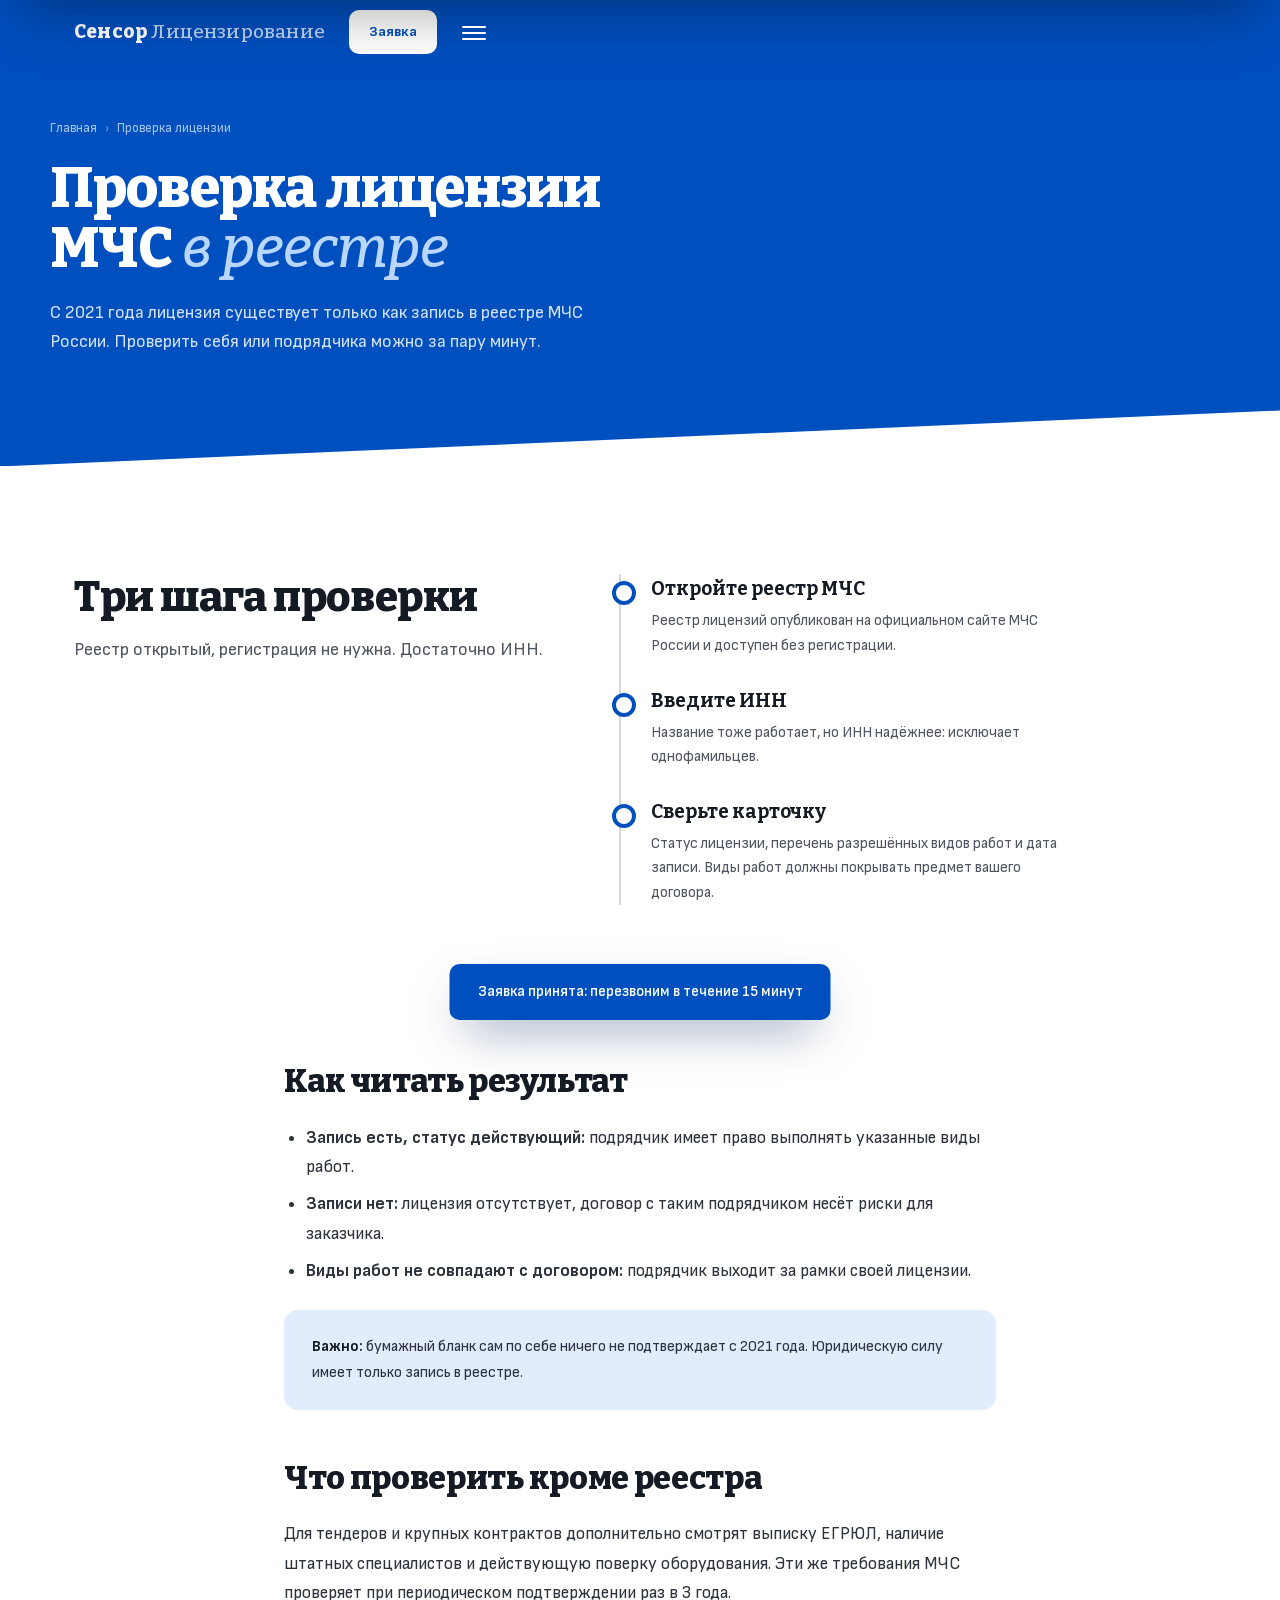
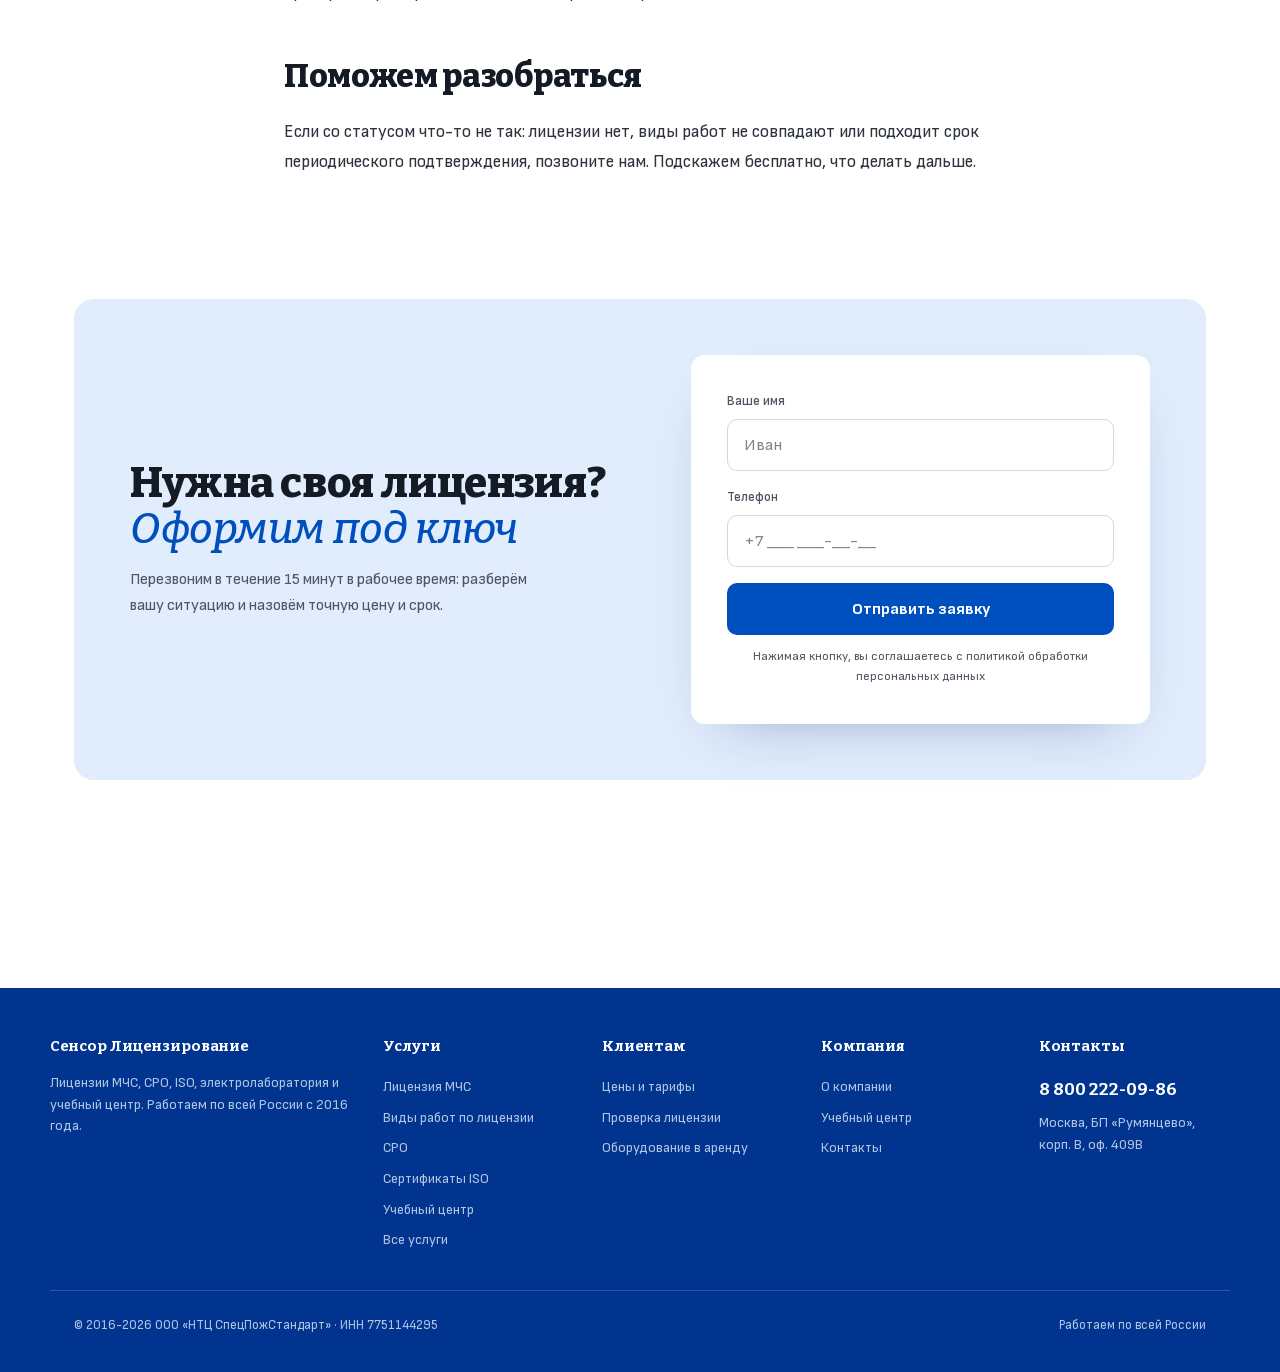
<file: proverka.html>
<!doctype html>
<html lang="ru">
<head>
<meta charset="utf-8">
<meta name="viewport" content="width=device-width,initial-scale=1">
<title>Проверка лицензии МЧС в реестре по ИНН: инструкция | Сенсор</title>
<meta name="robots" content="noindex,nofollow">
<meta name="description" content="Как проверить лицензию МЧС в реестре по ИНН: пошаговая инструкция, на что смотреть в карточке, какие риски у работы с подрядчиком без лицензии.">
<link rel="icon" href="assets/favicon.svg" type="image/svg+xml">
<link rel="icon" href="assets/favicon-64.png" type="image/png" sizes="64x64">
<link rel="apple-touch-icon" href="assets/apple-touch-icon.png">
<meta property="og:type" content="website">
<meta property="og:site_name" content="Сенсор Лицензирование">
<meta property="og:locale" content="ru_RU">
<meta property="og:title" content="Проверка лицензии МЧС в реестре по ИНН: инструкция | Сенсор">
<meta property="og:description" content="Как проверить лицензию МЧС в реестре по ИНН: пошаговая инструкция, на что смотреть в карточке, какие риски у работы с подрядчиком без лицензии.">
<meta property="og:url" content="https://damn8daniel.github.io/t1-2301c73a/proverka.html">
<meta property="og:image" content="https://damn8daniel.github.io/t1-2301c73a/assets/og.jpg">
<meta property="og:image:width" content="1200">
<meta property="og:image:height" content="630">
<meta name="twitter:card" content="summary_large_image">
<link rel="preload" href="assets/fonts/bitter-cyrillic-normal-400_800.woff2" as="font" type="font/woff2" crossorigin>
<link rel="preload" href="assets/fonts/sofia-cyrillic-normal-400_700.woff2" as="font" type="font/woff2" crossorigin>
<link rel="stylesheet" href="assets/css/main.css?v=9">
<script type="application/ld+json">{"@context": "https://schema.org", "@type": "BreadcrumbList", "itemListElement": [{"@type": "ListItem", "position": 1, "name": "Главная", "item": "https://damn8daniel.github.io/t1-2301c73a/"}, {"@type": "ListItem", "position": 2, "name": "Проверка лицензии", "item": "https://damn8daniel.github.io/t1-2301c73a/proverka.html"}]}</script>
</head>
<body>

<header class="nav"><div class="nav-in">
  <a class="brand" href="index.html">Сенсор <span>Лицензирование</span></a>
  <nav class="nav-links">
    <a  href="licenziya-mchs.html">Лицензия МЧС</a>
    <a  href="uslugi.html">Все услуги</a>
    <a  href="tseny.html">Цены</a>
    <a class="act" href="proverka.html">Проверка лицензии</a>
    <a  href="o-kompanii.html">О компании</a>
    <a  href="kontakty.html">Контакты</a>
    <a class="mtel" href="tel:+78002220986">8 800 222-09-86</a>
  </nav>
  <div class="nav-right">
    <a class="nav-tel" href="tel:+78002220986">8 800 222-09-86</a>
    <a class="hbtn" href="kontakty.html#zayavka">Заявка</a>
    <button class="nav-burger" aria-label="Меню"><span></span><span></span><span></span></button>
  </div>
</div></header>

<main>
<section class="phero"><div class="w in">
  <div class="crumbs"><a href="index.html">Главная</a><span>›</span>Проверка лицензии</div>
  <h1>Проверка лицензии МЧС <em>в реестре</em></h1>
  <p class="sub">С 2021 года лицензия существует только как запись в реестре МЧС России. Проверить себя или подрядчика можно за пару минут.</p>
</div></section>
<div data-mbar-after></div>

<section class="blk"><div class="w spread">
  <div class="stick fx">
    <h2 class="t">Три шага проверки</h2>
    <p class="t-sub">Реестр открытый, регистрация не нужна. Достаточно ИНН.</p>
  </div>
  <div class="timeline fx">
    <div class="tstep"><h3>Откройте реестр МЧС</h3><p>Реестр лицензий опубликован на официальном сайте МЧС России и доступен без регистрации.</p></div>
    <div class="tstep"><h3>Введите ИНН</h3><p>Название тоже работает, но ИНН надёжнее: исключает однофамильцев.</p></div>
    <div class="tstep"><h3>Сверьте карточку</h3><p>Статус лицензии, перечень разрешённых видов работ и дата записи. Виды работ должны покрывать предмет вашего договора.</p></div>
  </div>
</div></section>

<section class="blk" style="padding-top:0"><div class="w prose">
  <h2>Как читать результат</h2>
  <ul>
    <li><b>Запись есть, статус действующий:</b> подрядчик имеет право выполнять указанные виды работ.</li>
    <li><b>Записи нет:</b> лицензия отсутствует, договор с таким подрядчиком несёт риски для заказчика.</li>
    <li><b>Виды работ не совпадают с договором:</b> подрядчик выходит за рамки своей лицензии.</li>
  </ul>
  <div class="callout"><b>Важно:</b> бумажный бланк сам по себе ничего не подтверждает с 2021 года. Юридическую силу имеет только запись в реестре.</div>
  <h2>Что проверить кроме реестра</h2>
  <p>Для тендеров и крупных контрактов дополнительно смотрят выписку ЕГРЮЛ, наличие штатных специалистов и действующую поверку оборудования. Эти же требования МЧС проверяет при периодическом подтверждении раз в 3 года.</p>
  <h2>Поможем разобраться</h2>
  <p>Если со статусом что-то не так: лицензии нет, виды работ не совпадают или подходит срок периодического подтверждения, позвоните нам. Подскажем бесплатно, что делать дальше.</p>
</div></section>

<section class="blk" style="padding-top:0"><div class="w">

  <div class="blank fx" id="zayavka">
    <div>
      <h2 class="t">Нужна своя лицензия? <em>Оформим под ключ</em></h2>
      <p class="note">Перезвоним в течение 15 минут в рабочее время: разберём вашу ситуацию и назовём точную цену и срок.</p>
    </div>
    <form class="form" onsubmit="return submitForm(event)">
      <div class="fld"><label for="f-name">Ваше имя</label><input id="f-name" name="name" placeholder="Иван" required autocomplete="name"></div>
      <div class="fld"><label for="f-phone">Телефон</label><input id="f-phone" name="phone" type="tel" placeholder="+7 ___ ___-__-__" required autocomplete="tel"></div>
      <button class="btn" type="submit">Отправить заявку</button>
      <div class="fine">Нажимая кнопку, вы соглашаетесь с политикой обработки персональных данных</div>
    </form>
  </div>
</div></section>

</main>

<footer>
  <div class="w f-cols">
    <div class="f-brand">
      <b>Сенсор Лицензирование</b>
      <p>Лицензии МЧС, СРО, ISO, электролаборатория и учебный центр. Работаем по всей России с 2016 года.</p>
    </div>
    <div><b>Услуги</b>
      <a href="licenziya-mchs.html">Лицензия МЧС</a>
      <a href="vidy-rabot.html">Виды работ по лицензии</a>
      <a href="uslugi.html#sro">СРО</a>
      <a href="uslugi.html#iso">Сертификаты ISO</a>
      <a href="uslugi.html#centr">Учебный центр</a>
      <a href="uslugi.html">Все услуги</a>
    </div>
    <div><b>Клиентам</b>
      <a href="tseny.html">Цены и тарифы</a>
      <a href="proverka.html">Проверка лицензии</a>
      <a href="uslugi.html#oborudovanie">Оборудование в аренду</a>
    </div>
    <div><b>Компания</b>
      <a href="o-kompanii.html">О компании</a>
      <a href="o-kompanii.html#centr">Учебный центр</a>
      <a href="kontakty.html">Контакты</a>
    </div>
    <div><b>Контакты</b>
      <a class="f-tel" href="tel:+78002220986">8 800 222-09-86</a>
      <a href="kontakty.html">Москва, БП «Румянцево»,<br>корп. В, оф. 409В</a>
    </div>
  </div>
  <div class="w f-bottom">
    <div>© 2016-2026 ООО «НТЦ СпецПожСтандарт» · ИНН 7751144295</div>
    <div>Работаем по всей России</div>
  </div>
</footer>

<div class="mbar" id="mbar">
  <a class="btn line" href="tel:+78002220986" style="background:#fff">Позвонить</a>
  <a class="btn fill" href="kontakty.html#zayavka">Заявка</a>
</div>

<dialog class="modal" id="leadModal">
  <button class="modal-x" aria-label="Закрыть"></button>
  <form class="form" onsubmit="return submitForm(event)">
    <h3>Оставить заявку</h3>
    <p>Перезвоним в течение 15 минут в рабочее время, рассчитаем стоимость и срок.</p>
    <div class="fld"><label for="m-name">Ваше имя</label><input id="m-name" name="name" placeholder="Иван" required autocomplete="name"></div>
    <div class="fld"><label for="m-phone">Телефон</label><input id="m-phone" name="phone" type="tel" placeholder="+7 ___ ___-__-__" required autocomplete="tel"></div>
    <button class="btn" type="submit">Отправить заявку</button>
    <div class="fine">Нажимая кнопку, вы соглашаетесь с политикой обработки персональных данных</div>
  </form>
</dialog>

<div class="toast" id="toast">Заявка принята: перезвоним в течение 15 минут</div>

<script src="assets/js/main.js?v=9" defer></script>
</body>
</html>
</file>
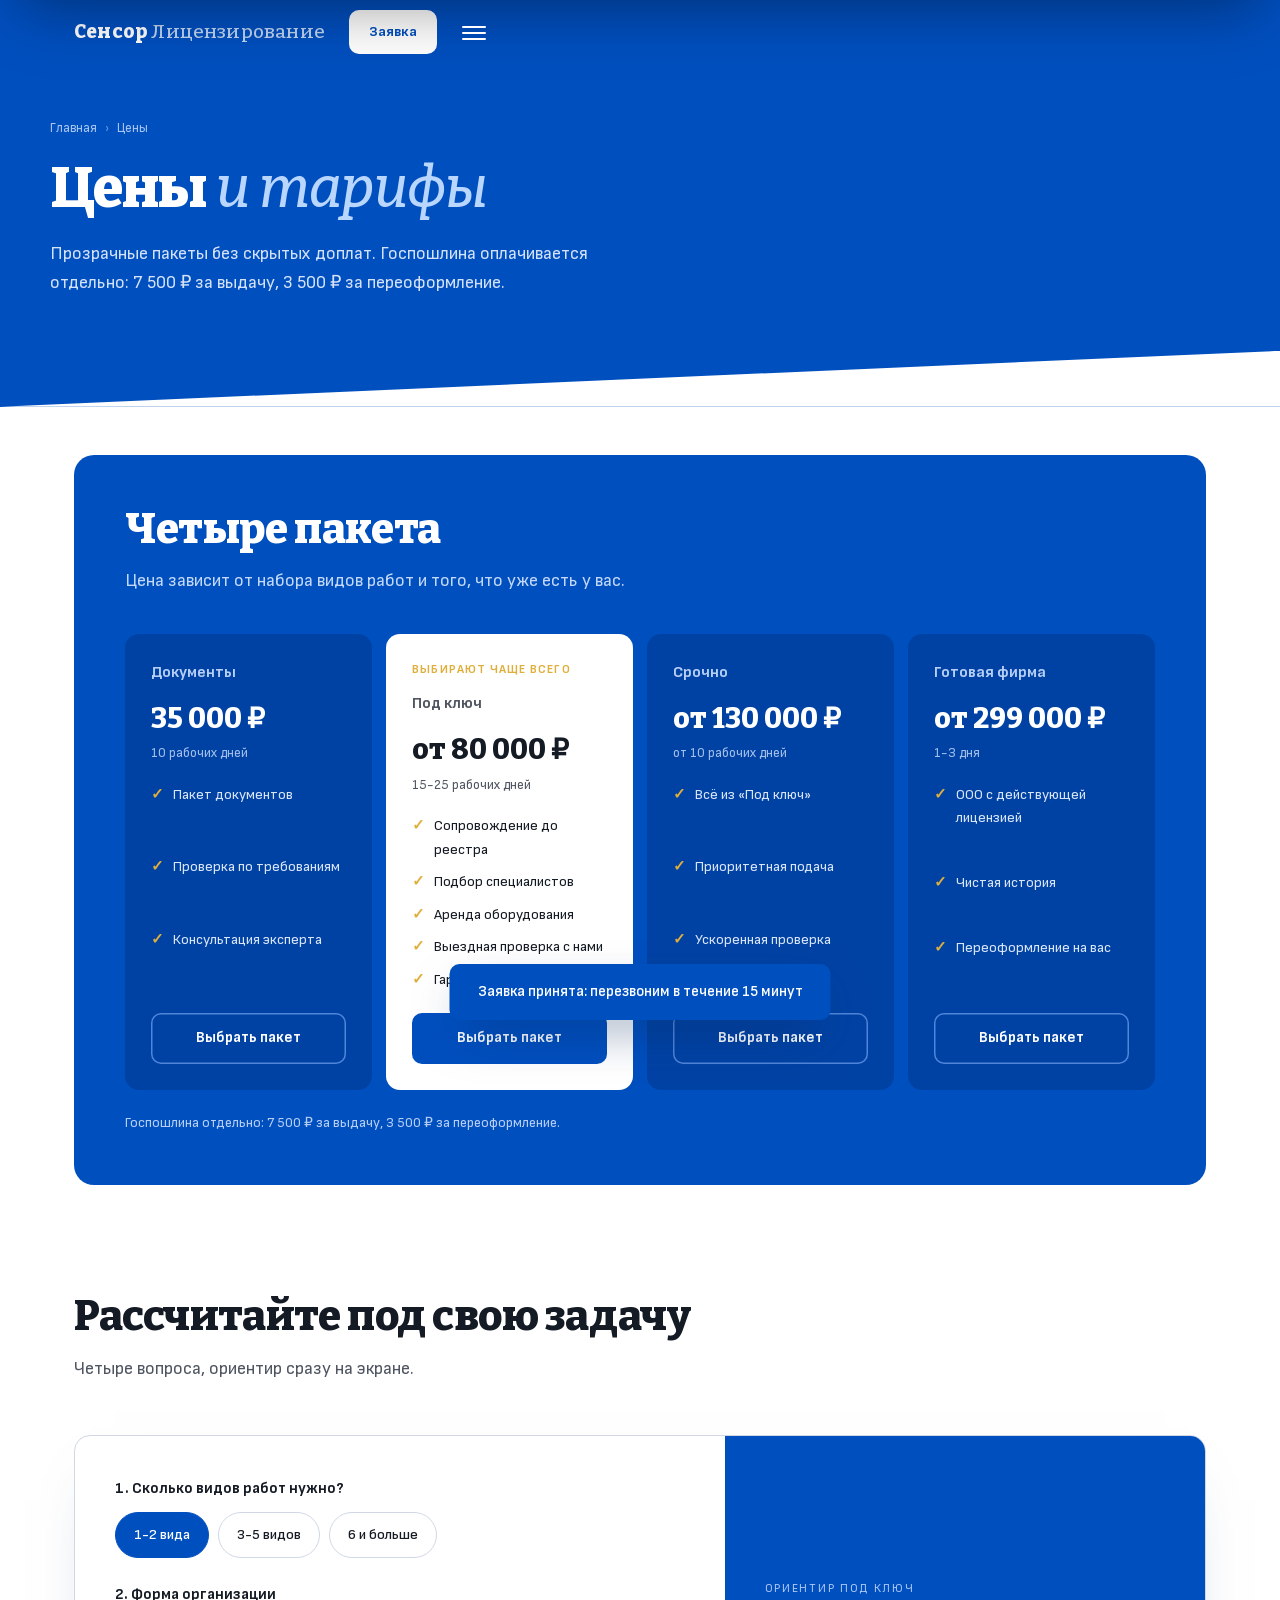
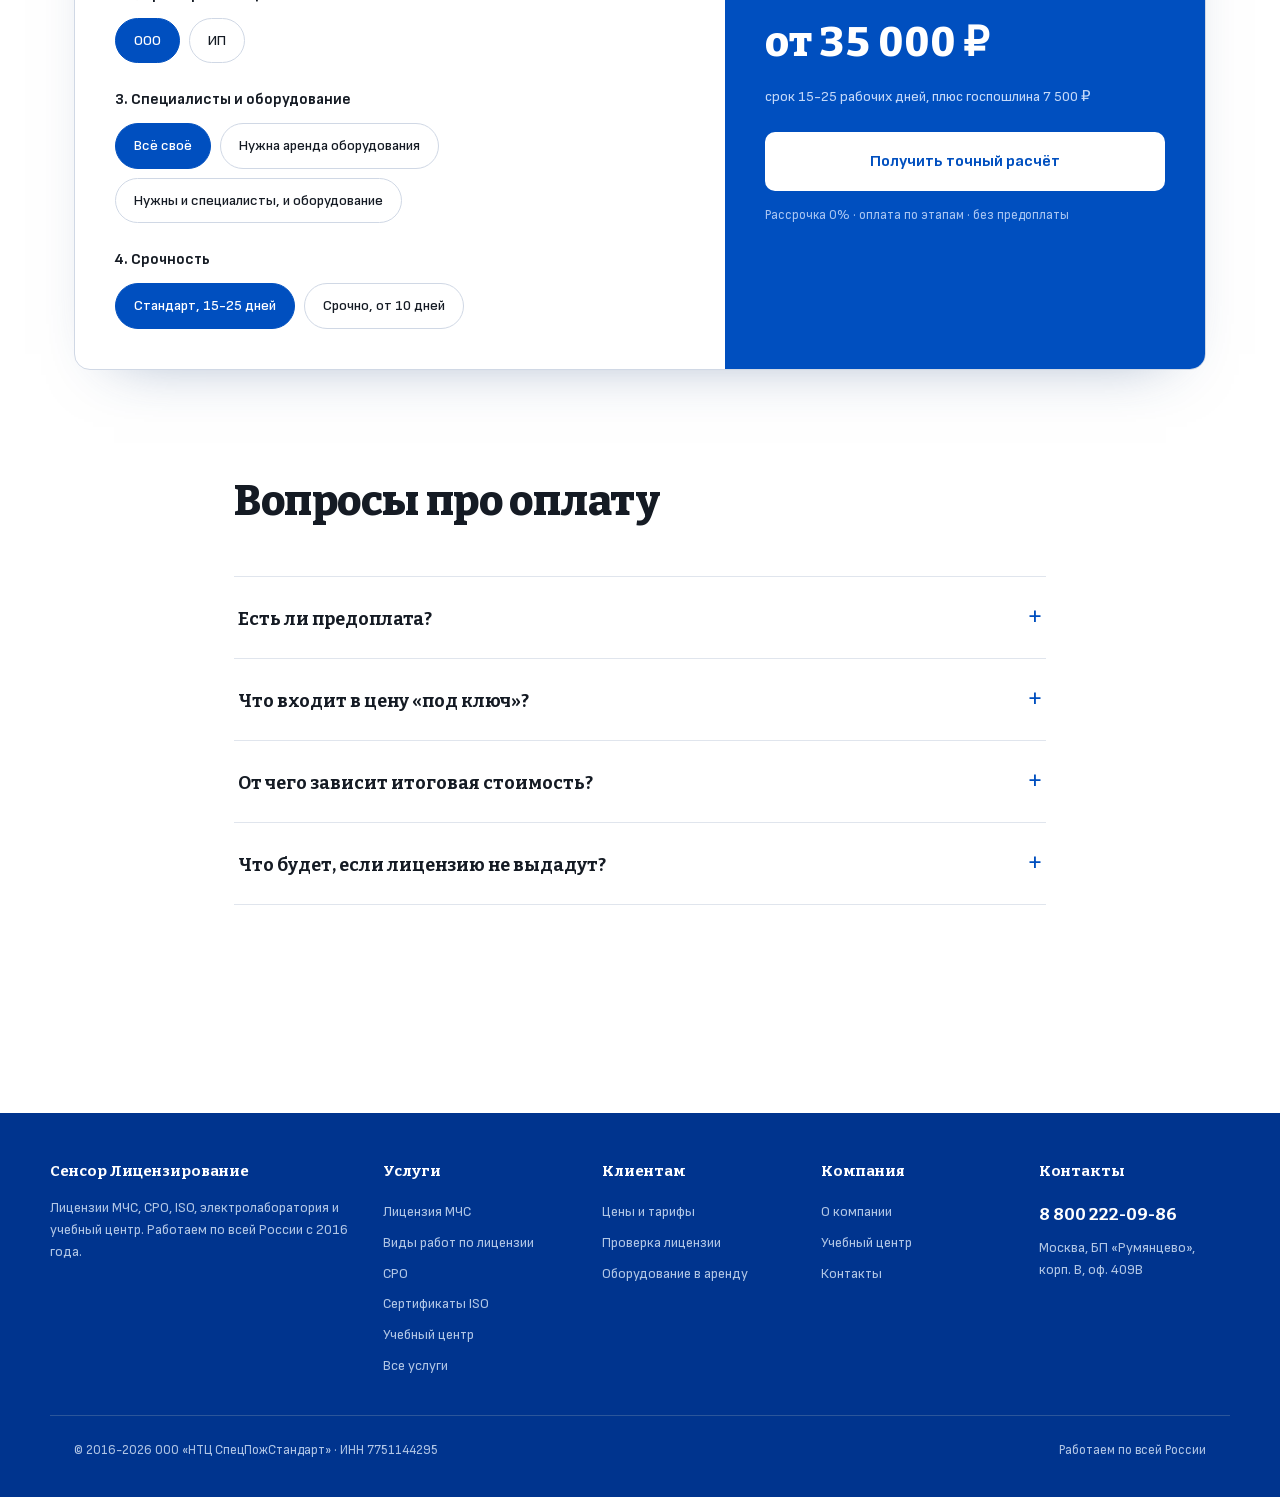
<file: tseny.html>
<!doctype html>
<html lang="ru">
<head>
<meta charset="utf-8">
<meta name="viewport" content="width=device-width,initial-scale=1">
<title>Цены на лицензию МЧС 2026: тарифы от 35 000 ₽, калькулятор | Сенсор</title>
<meta name="robots" content="noindex,nofollow">
<meta name="description" content="Сколько стоит лицензия МЧС: тарифы от 35 000 ₽, под ключ от 80 000 ₽, срочно от 130 000 ₽. Калькулятор стоимости, рассрочка 0%, оплата по этапам.">
<link rel="icon" href="assets/favicon.svg" type="image/svg+xml">
<link rel="icon" href="assets/favicon-64.png" type="image/png" sizes="64x64">
<link rel="apple-touch-icon" href="assets/apple-touch-icon.png">
<meta property="og:type" content="website">
<meta property="og:site_name" content="Сенсор Лицензирование">
<meta property="og:locale" content="ru_RU">
<meta property="og:title" content="Цены на лицензию МЧС 2026: тарифы от 35 000 ₽, калькулятор | Сенсор">
<meta property="og:description" content="Сколько стоит лицензия МЧС: тарифы от 35 000 ₽, под ключ от 80 000 ₽, срочно от 130 000 ₽. Калькулятор стоимости, рассрочка 0%, оплата по этапам.">
<meta property="og:url" content="https://damn8daniel.github.io/t1-2301c73a/tseny.html">
<meta property="og:image" content="https://damn8daniel.github.io/t1-2301c73a/assets/og.jpg">
<meta property="og:image:width" content="1200">
<meta property="og:image:height" content="630">
<meta name="twitter:card" content="summary_large_image">
<link rel="preload" href="assets/fonts/bitter-cyrillic-normal-400_800.woff2" as="font" type="font/woff2" crossorigin>
<link rel="preload" href="assets/fonts/sofia-cyrillic-normal-400_700.woff2" as="font" type="font/woff2" crossorigin>
<link rel="stylesheet" href="assets/css/main.css?v=9">
<script type="application/ld+json">{"@context": "https://schema.org", "@type": "BreadcrumbList", "itemListElement": [{"@type": "ListItem", "position": 1, "name": "Главная", "item": "https://damn8daniel.github.io/t1-2301c73a/"}, {"@type": "ListItem", "position": 2, "name": "Цены", "item": "https://damn8daniel.github.io/t1-2301c73a/tseny.html"}]}</script>
</head>
<body>

<header class="nav"><div class="nav-in">
  <a class="brand" href="index.html">Сенсор <span>Лицензирование</span></a>
  <nav class="nav-links">
    <a  href="licenziya-mchs.html">Лицензия МЧС</a>
    <a  href="uslugi.html">Все услуги</a>
    <a class="act" href="tseny.html">Цены</a>
    <a  href="proverka.html">Проверка лицензии</a>
    <a  href="o-kompanii.html">О компании</a>
    <a  href="kontakty.html">Контакты</a>
    <a class="mtel" href="tel:+78002220986">8 800 222-09-86</a>
  </nav>
  <div class="nav-right">
    <a class="nav-tel" href="tel:+78002220986">8 800 222-09-86</a>
    <a class="hbtn" href="kontakty.html#zayavka">Заявка</a>
    <button class="nav-burger" aria-label="Меню"><span></span><span></span><span></span></button>
  </div>
</div></header>

<main>
<section class="phero"><div class="w in">
  <div class="crumbs"><a href="index.html">Главная</a><span>›</span>Цены</div>
  <h1>Цены <em>и тарифы</em></h1>
  <p class="sub">Прозрачные пакеты без скрытых доплат. Госпошлина оплачивается отдельно: 7 500 ₽ за выдачу, 3 500 ₽ за переоформление.</p>
</div></section>
<div data-mbar-after></div>

<section class="blk" style="padding-top:48px"><div class="w">
  <div class="shelf fx">
    <h2 class="t">Четыре пакета</h2>
    <p class="t-sub">Цена зависит от набора видов работ и того, что уже есть у вас.</p>

    <div class="tiers">
      <div class="tier"><h3>Документы</h3><div class="pr">35 000 ₽</div><div class="tm">10 рабочих дней</div>
        <ul><li>Пакет документов</li><li>Проверка по требованиям</li><li>Консультация эксперта</li></ul>
        <a class="btn" href="kontakty.html#zayavka">Выбрать пакет</a></div>
      <div class="tier star"><div class="tg">Выбирают чаще всего</div><h3>Под ключ</h3><div class="pr">от 80 000 ₽</div><div class="tm">15-25 рабочих дней</div>
        <ul><li>Сопровождение до реестра</li><li>Подбор специалистов</li><li>Аренда оборудования</li><li>Выездная проверка с нами</li><li>Гарантия в договоре</li></ul>
        <a class="btn" href="kontakty.html#zayavka">Выбрать пакет</a></div>
      <div class="tier"><h3>Срочно</h3><div class="pr">от 130 000 ₽</div><div class="tm">от 10 рабочих дней</div>
        <ul><li>Всё из «Под ключ»</li><li>Приоритетная подача</li><li>Ускоренная проверка</li></ul>
        <a class="btn" href="kontakty.html#zayavka">Выбрать пакет</a></div>
      <div class="tier"><h3>Готовая фирма</h3><div class="pr">от 299 000 ₽</div><div class="tm">1-3 дня</div>
        <ul><li>ООО с действующей лицензией</li><li>Чистая история</li><li>Переоформление на вас</li></ul>
        <a class="btn" href="kontakty.html#zayavka">Выбрать пакет</a></div>
    </div>
    <p class="fee">Госпошлина отдельно: 7 500 ₽ за выдачу, 3 500 ₽ за переоформление.</p>
  </div>
</div></section>

<section class="blk" style="padding-top:0" id="calc"><div class="w">
  <h2 class="t">Рассчитайте под свою задачу</h2>
  <p class="t-sub">Четыре вопроса, ориентир сразу на экране.</p>

    <div class="calc mt fx">
      <div class="calc-q">
        <div class="cq"><div class="ql">1. Сколько видов работ нужно?</div><div class="opts" data-g="vid">
          <span class="opt on" data-v="0">1-2 вида</span><span class="opt" data-v="20000">3-5 видов</span><span class="opt" data-v="45000">6 и больше</span></div></div>
        <div class="cq"><div class="ql">2. Форма организации</div><div class="opts" data-g="org">
          <span class="opt on" data-v="0">ООО</span><span class="opt" data-v="-5000">ИП</span></div></div>
        <div class="cq"><div class="ql">3. Специалисты и оборудование</div><div class="opts" data-g="res">
          <span class="opt on" data-v="0">Всё своё</span><span class="opt" data-v="30000">Нужна аренда оборудования</span><span class="opt" data-v="55000">Нужны и специалисты, и оборудование</span></div></div>
        <div class="cq"><div class="ql">4. Срочность</div><div class="opts" data-g="urg">
          <span class="opt on" data-v="0">Стандарт, 15-25 дней</span><span class="opt" data-v="40000">Срочно, от 10 дней</span></div></div>
      </div>
      <div class="calc-r">
        <div class="rl">Ориентир под ключ</div>
        <div class="rv" id="calcNum" aria-live="polite">от 35 000 ₽</div>
        <div class="rs" id="calcTerm">срок 15-25 рабочих дней, плюс госпошлина 7 500 ₽</div>
        <a class="btn" href="kontakty.html#zayavka">Получить точный расчёт</a>
        <div class="note">Рассрочка 0% · оплата по этапам · без предоплаты</div>
      </div>
    </div>
</div></section>

<section class="blk" style="padding-top:0"><div class="w" style="max-width:860px">
  <h2 class="t">Вопросы про оплату</h2>
  <div class="qa mt fx">
    <details><summary>Есть ли предоплата?</summary><p class="ans">Нет. Работаем по этапам: оплата привязана к выполненным шагам из договора. Доступна рассрочка 0%.</p></details>
    <details><summary>Что входит в цену «под ключ»?</summary><p class="ans">Подбор специалистов, аренда поверенного оборудования, подготовка документов, подача через Госуслуги и сопровождение выездной проверки МЧС. Госпошлина 7 500 ₽ оплачивается отдельно.</p></details>
    <details><summary>От чего зависит итоговая стоимость?</summary><p class="ans">От количества видов работ, наличия у вас специалистов и оборудования, формы организации и срочности. Точный расчёт делаем после короткого аудита.</p></details>
    <details><summary>Что будет, если лицензию не выдадут?</summary><p class="ans">Гарантия результата зафиксирована в договоре: при отказе по нашей вине возвращаем оплату полностью.</p></details>
  </div>
</div></section>

</main>

<footer>
  <div class="w f-cols">
    <div class="f-brand">
      <b>Сенсор Лицензирование</b>
      <p>Лицензии МЧС, СРО, ISO, электролаборатория и учебный центр. Работаем по всей России с 2016 года.</p>
    </div>
    <div><b>Услуги</b>
      <a href="licenziya-mchs.html">Лицензия МЧС</a>
      <a href="vidy-rabot.html">Виды работ по лицензии</a>
      <a href="uslugi.html#sro">СРО</a>
      <a href="uslugi.html#iso">Сертификаты ISO</a>
      <a href="uslugi.html#centr">Учебный центр</a>
      <a href="uslugi.html">Все услуги</a>
    </div>
    <div><b>Клиентам</b>
      <a href="tseny.html">Цены и тарифы</a>
      <a href="proverka.html">Проверка лицензии</a>
      <a href="uslugi.html#oborudovanie">Оборудование в аренду</a>
    </div>
    <div><b>Компания</b>
      <a href="o-kompanii.html">О компании</a>
      <a href="o-kompanii.html#centr">Учебный центр</a>
      <a href="kontakty.html">Контакты</a>
    </div>
    <div><b>Контакты</b>
      <a class="f-tel" href="tel:+78002220986">8 800 222-09-86</a>
      <a href="kontakty.html">Москва, БП «Румянцево»,<br>корп. В, оф. 409В</a>
    </div>
  </div>
  <div class="w f-bottom">
    <div>© 2016-2026 ООО «НТЦ СпецПожСтандарт» · ИНН 7751144295</div>
    <div>Работаем по всей России</div>
  </div>
</footer>

<div class="mbar" id="mbar">
  <a class="btn line" href="tel:+78002220986" style="background:#fff">Позвонить</a>
  <a class="btn fill" href="kontakty.html#zayavka">Заявка</a>
</div>

<dialog class="modal" id="leadModal">
  <button class="modal-x" aria-label="Закрыть"></button>
  <form class="form" onsubmit="return submitForm(event)">
    <h3>Оставить заявку</h3>
    <p>Перезвоним в течение 15 минут в рабочее время, рассчитаем стоимость и срок.</p>
    <div class="fld"><label for="m-name">Ваше имя</label><input id="m-name" name="name" placeholder="Иван" required autocomplete="name"></div>
    <div class="fld"><label for="m-phone">Телефон</label><input id="m-phone" name="phone" type="tel" placeholder="+7 ___ ___-__-__" required autocomplete="tel"></div>
    <button class="btn" type="submit">Отправить заявку</button>
    <div class="fine">Нажимая кнопку, вы соглашаетесь с политикой обработки персональных данных</div>
  </form>
</dialog>

<div class="toast" id="toast">Заявка принята: перезвоним в течение 15 минут</div>

<script src="assets/js/main.js?v=9" defer></script>
</body>
</html>
</file>
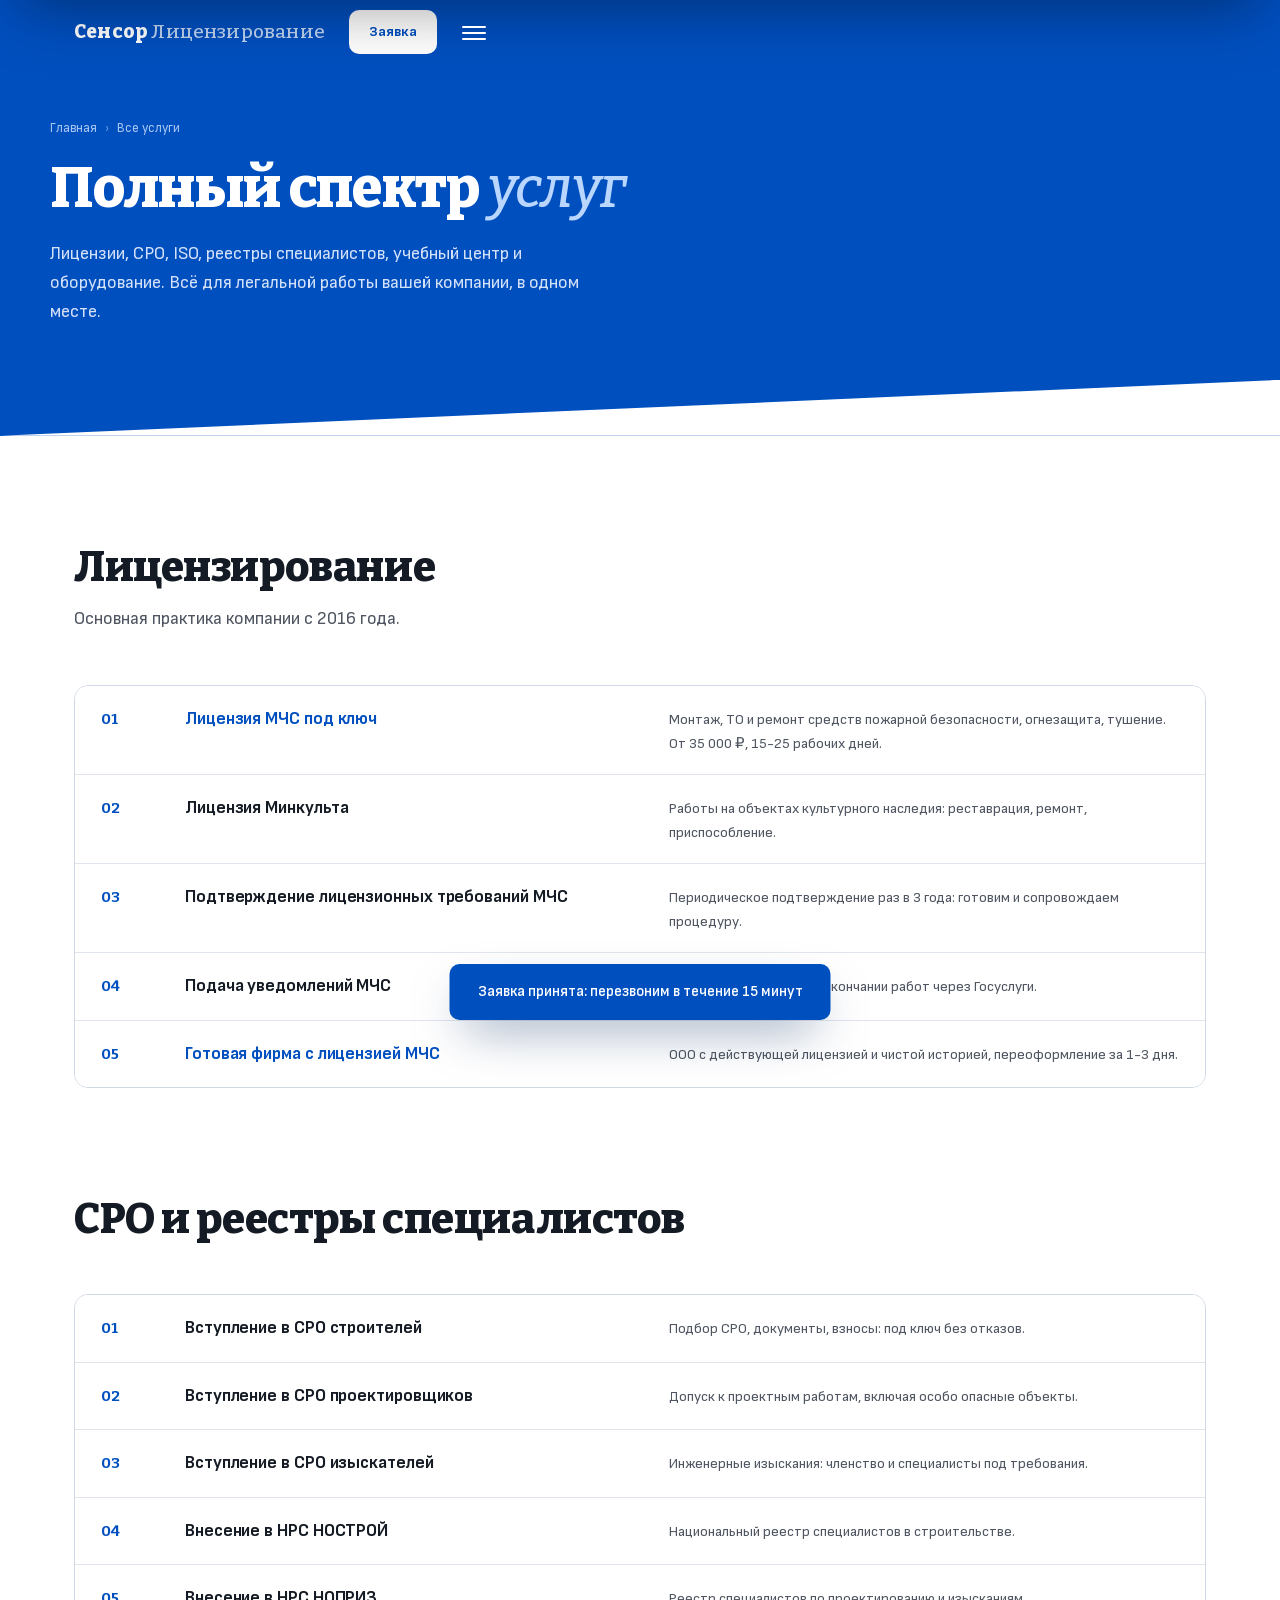
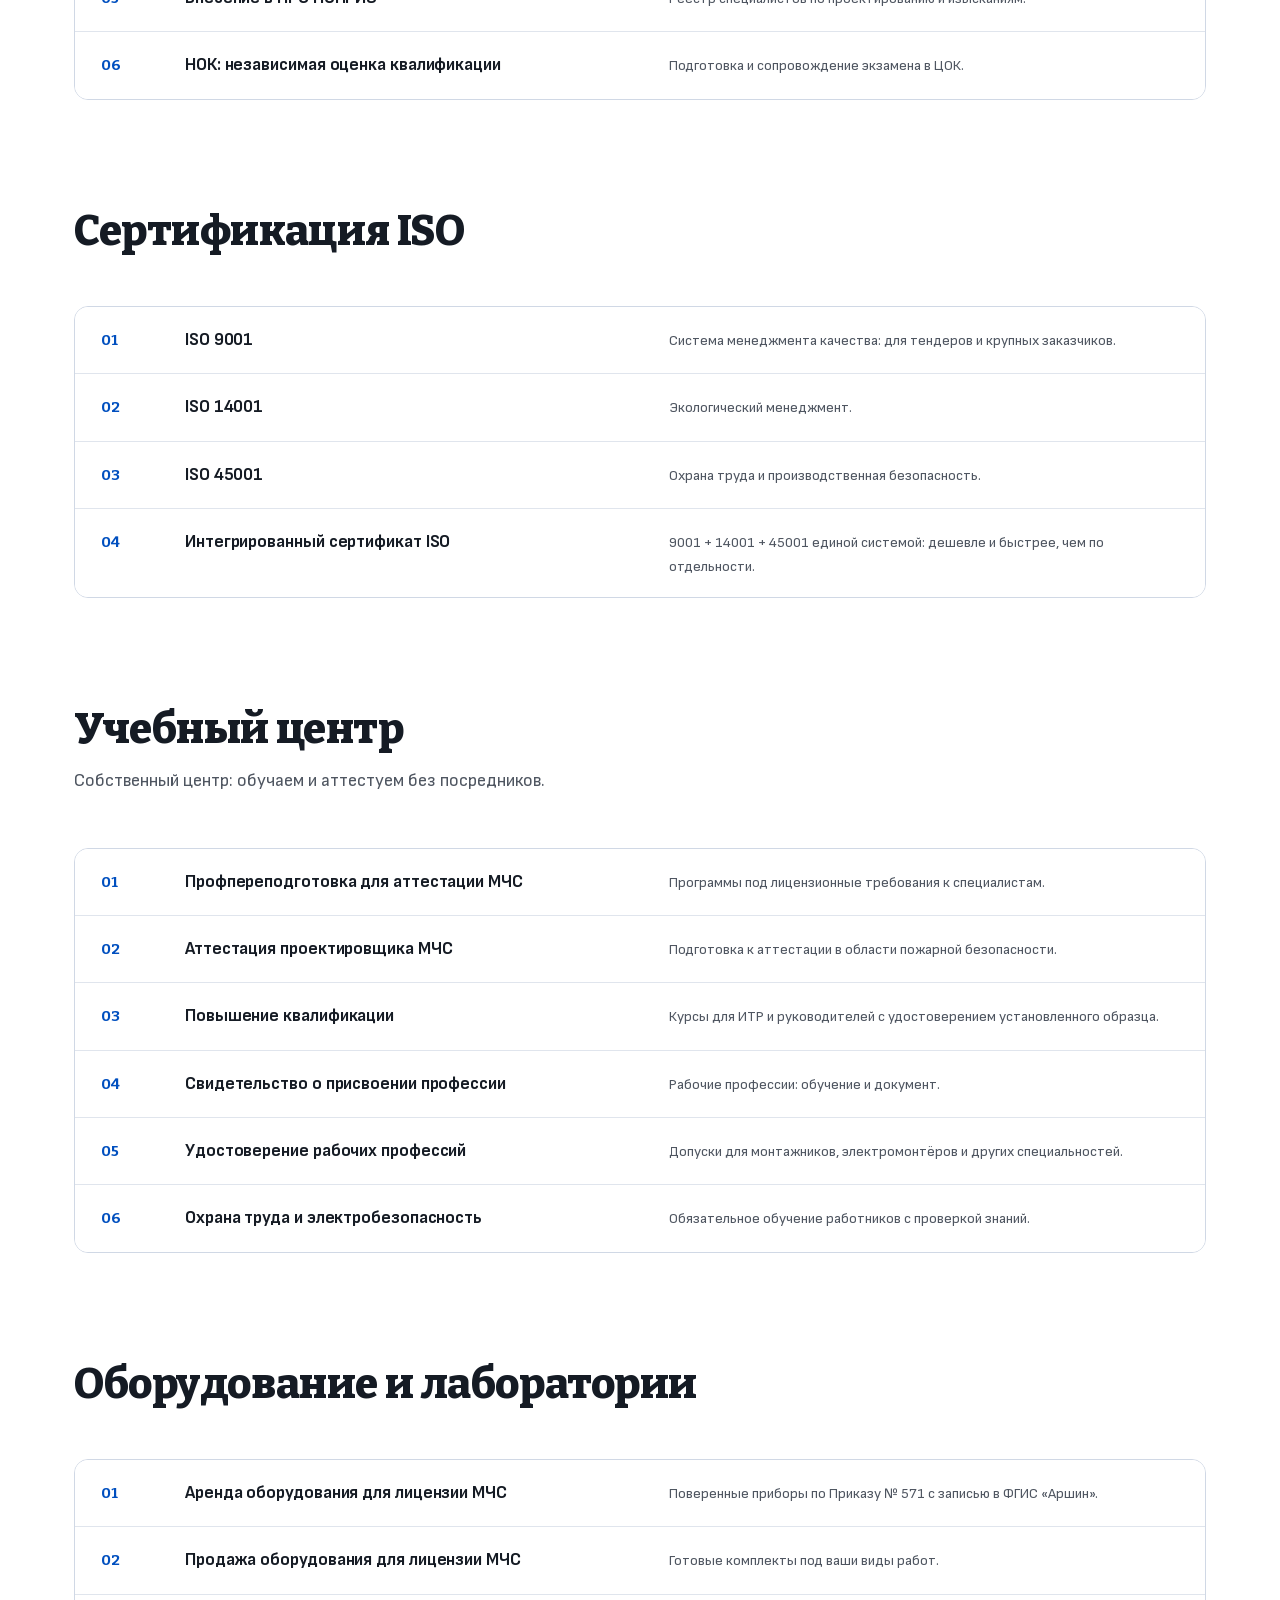
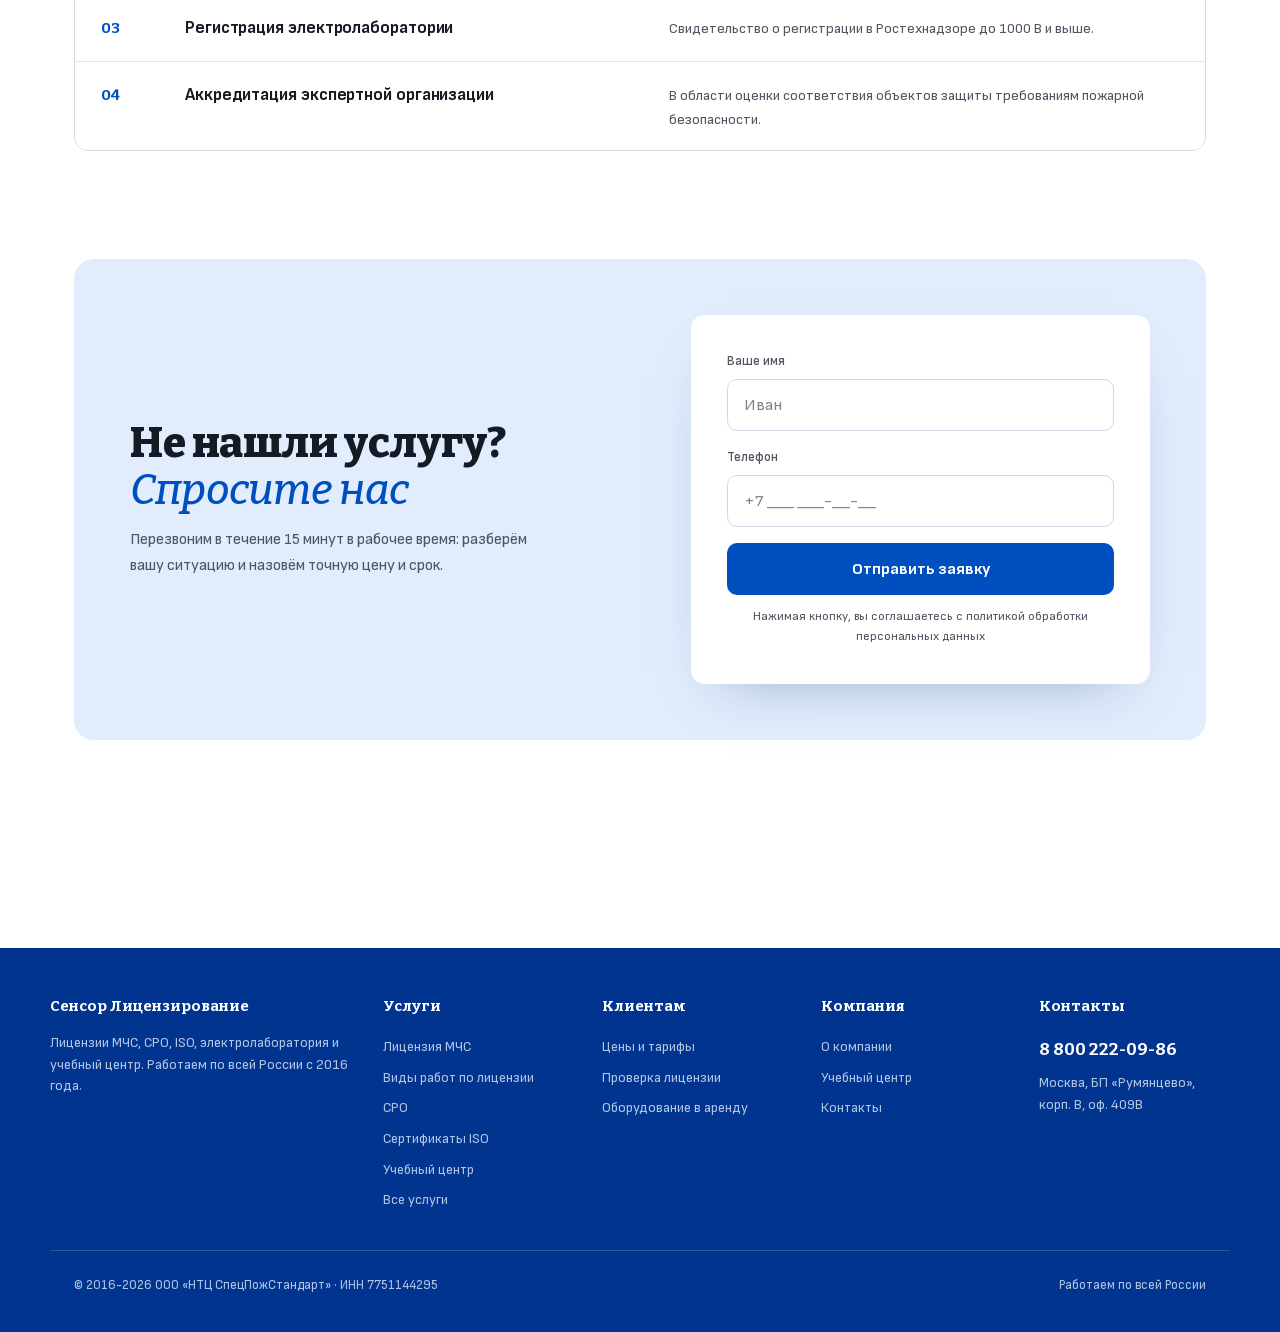
<file: uslugi.html>
<!doctype html>
<html lang="ru">
<head>
<meta charset="utf-8">
<meta name="viewport" content="width=device-width,initial-scale=1">
<title>Все услуги: лицензии МЧС и Минкульта, СРО, ISO, обучение | Сенсор Лицензирование</title>
<meta name="robots" content="noindex,nofollow">
<meta name="description" content="Полный каталог услуг Сенсор Лицензирование: лицензия МЧС и Минкульта, вступление в СРО, сертификаты ISO, НРС, НОК, учебный центр, аренда оборудования, электролаборатория.">
<link rel="icon" href="assets/favicon.svg" type="image/svg+xml">
<link rel="icon" href="assets/favicon-64.png" type="image/png" sizes="64x64">
<link rel="apple-touch-icon" href="assets/apple-touch-icon.png">
<meta property="og:type" content="website">
<meta property="og:site_name" content="Сенсор Лицензирование">
<meta property="og:locale" content="ru_RU">
<meta property="og:title" content="Все услуги: лицензии МЧС и Минкульта, СРО, ISO, обучение | Сенсор Лицензирование">
<meta property="og:description" content="Полный каталог услуг Сенсор Лицензирование: лицензия МЧС и Минкульта, вступление в СРО, сертификаты ISO, НРС, НОК, учебный центр, аренда оборудования, электролаборатория.">
<meta property="og:url" content="https://damn8daniel.github.io/t1-2301c73a/uslugi.html">
<meta property="og:image" content="https://damn8daniel.github.io/t1-2301c73a/assets/og.jpg">
<meta property="og:image:width" content="1200">
<meta property="og:image:height" content="630">
<meta name="twitter:card" content="summary_large_image">
<link rel="preload" href="assets/fonts/bitter-cyrillic-normal-400_800.woff2" as="font" type="font/woff2" crossorigin>
<link rel="preload" href="assets/fonts/sofia-cyrillic-normal-400_700.woff2" as="font" type="font/woff2" crossorigin>
<link rel="stylesheet" href="assets/css/main.css?v=9">
<script type="application/ld+json">{"@context": "https://schema.org", "@type": "BreadcrumbList", "itemListElement": [{"@type": "ListItem", "position": 1, "name": "Главная", "item": "https://damn8daniel.github.io/t1-2301c73a/"}, {"@type": "ListItem", "position": 2, "name": "Все услуги", "item": "https://damn8daniel.github.io/t1-2301c73a/uslugi.html"}]}</script>
</head>
<body>

<header class="nav"><div class="nav-in">
  <a class="brand" href="index.html">Сенсор <span>Лицензирование</span></a>
  <nav class="nav-links">
    <a  href="licenziya-mchs.html">Лицензия МЧС</a>
    <a class="act" href="uslugi.html">Все услуги</a>
    <a  href="tseny.html">Цены</a>
    <a  href="proverka.html">Проверка лицензии</a>
    <a  href="o-kompanii.html">О компании</a>
    <a  href="kontakty.html">Контакты</a>
    <a class="mtel" href="tel:+78002220986">8 800 222-09-86</a>
  </nav>
  <div class="nav-right">
    <a class="nav-tel" href="tel:+78002220986">8 800 222-09-86</a>
    <a class="hbtn" href="kontakty.html#zayavka">Заявка</a>
    <button class="nav-burger" aria-label="Меню"><span></span><span></span><span></span></button>
  </div>
</div></header>

<main>
<section class="phero"><div class="w in">
  <div class="crumbs"><a href="index.html">Главная</a><span>›</span>Все услуги</div>
  <h1>Полный спектр <em>услуг</em></h1>
  <p class="sub">Лицензии, СРО, ISO, реестры специалистов, учебный центр и оборудование. Всё для легальной работы вашей компании, в одном месте.</p>
</div></section>
<div data-mbar-after></div>

<section class="blk" id="licenzii"><div class="w">
  <h2 class="t">Лицензирование</h2>
  <p class="t-sub">Основная практика компании с 2016 года.</p>
  <div class="ledger mt fx">
    <a class="li-row" href="licenziya-mchs.html"><span class="no">01</span><h3>Лицензия МЧС под ключ</h3><p>Монтаж, ТО и ремонт средств пожарной безопасности, огнезащита, тушение. От 35 000 ₽, 15-25 рабочих дней.</p></a>
    <div class="li-row"><span class="no">02</span><h3>Лицензия Минкульта</h3><p>Работы на объектах культурного наследия: реставрация, ремонт, приспособление.</p></div>
    <div class="li-row"><span class="no">03</span><h3>Подтверждение лицензионных требований МЧС</h3><p>Периодическое подтверждение раз в 3 года: готовим и сопровождаем процедуру.</p></div>
    <div class="li-row"><span class="no">04</span><h3>Подача уведомлений МЧС</h3><p>Уведомления о начале и окончании работ через Госуслуги.</p></div>
    <a class="li-row" href="tseny.html"><span class="no">05</span><h3>Готовая фирма с лицензией МЧС</h3><p>ООО с действующей лицензией и чистой историей, переоформление за 1-3 дня.</p></a>
  </div>
</div></section>

<section class="blk" style="padding-top:0" id="sro"><div class="w">
  <h2 class="t">СРО и реестры специалистов</h2>
  <div class="ledger mt fx">
    <div class="li-row"><span class="no">01</span><h3>Вступление в СРО строителей</h3><p>Подбор СРО, документы, взносы: под ключ без отказов.</p></div>
    <div class="li-row"><span class="no">02</span><h3>Вступление в СРО проектировщиков</h3><p>Допуск к проектным работам, включая особо опасные объекты.</p></div>
    <div class="li-row"><span class="no">03</span><h3>Вступление в СРО изыскателей</h3><p>Инженерные изыскания: членство и специалисты под требования.</p></div>
    <div class="li-row"><span class="no">04</span><h3>Внесение в НРС НОСТРОЙ</h3><p>Национальный реестр специалистов в строительстве.</p></div>
    <div class="li-row"><span class="no">05</span><h3>Внесение в НРС НОПРИЗ</h3><p>Реестр специалистов по проектированию и изысканиям.</p></div>
    <div class="li-row"><span class="no">06</span><h3>НОК: независимая оценка квалификации</h3><p>Подготовка и сопровождение экзамена в ЦОК.</p></div>
  </div>
</div></section>

<section class="blk" style="padding-top:0" id="iso"><div class="w">
  <h2 class="t">Сертификация ISO</h2>
  <div class="ledger mt fx">
    <div class="li-row"><span class="no">01</span><h3>ISO 9001</h3><p>Система менеджмента качества: для тендеров и крупных заказчиков.</p></div>
    <div class="li-row"><span class="no">02</span><h3>ISO 14001</h3><p>Экологический менеджмент.</p></div>
    <div class="li-row"><span class="no">03</span><h3>ISO 45001</h3><p>Охрана труда и производственная безопасность.</p></div>
    <div class="li-row"><span class="no">04</span><h3>Интегрированный сертификат ISO</h3><p>9001 + 14001 + 45001 единой системой: дешевле и быстрее, чем по отдельности.</p></div>
  </div>
</div></section>

<section class="blk" style="padding-top:0" id="centr"><div class="w">
  <h2 class="t">Учебный центр</h2>
  <p class="t-sub">Собственный центр: обучаем и аттестуем без посредников.</p>
  <div class="ledger mt fx">
    <div class="li-row"><span class="no">01</span><h3>Профпереподготовка для аттестации МЧС</h3><p>Программы под лицензионные требования к специалистам.</p></div>
    <div class="li-row"><span class="no">02</span><h3>Аттестация проектировщика МЧС</h3><p>Подготовка к аттестации в области пожарной безопасности.</p></div>
    <div class="li-row"><span class="no">03</span><h3>Повышение квалификации</h3><p>Курсы для ИТР и руководителей с удостоверением установленного образца.</p></div>
    <div class="li-row"><span class="no">04</span><h3>Свидетельство о присвоении профессии</h3><p>Рабочие профессии: обучение и документ.</p></div>
    <div class="li-row"><span class="no">05</span><h3>Удостоверение рабочих профессий</h3><p>Допуски для монтажников, электромонтёров и других специальностей.</p></div>
    <div class="li-row"><span class="no">06</span><h3>Охрана труда и электробезопасность</h3><p>Обязательное обучение работников с проверкой знаний.</p></div>
  </div>
</div></section>

<section class="blk" style="padding-top:0" id="oborudovanie"><div class="w">
  <h2 class="t">Оборудование и лаборатории</h2>
  <div class="ledger mt fx">
    <div class="li-row"><span class="no">01</span><h3>Аренда оборудования для лицензии МЧС</h3><p>Поверенные приборы по Приказу № 571 с записью в ФГИС «Аршин».</p></div>
    <div class="li-row"><span class="no">02</span><h3>Продажа оборудования для лицензии МЧС</h3><p>Готовые комплекты под ваши виды работ.</p></div>
    <div class="li-row"><span class="no">03</span><h3>Регистрация электролаборатории</h3><p>Свидетельство о регистрации в Ростехнадзоре до 1000 В и выше.</p></div>
    <div class="li-row"><span class="no">04</span><h3>Аккредитация экспертной организации</h3><p>В области оценки соответствия объектов защиты требованиям пожарной безопасности.</p></div>
  </div>
</div></section>

<section class="blk" style="padding-top:0"><div class="w">

  <div class="blank fx" id="zayavka">
    <div>
      <h2 class="t">Не нашли услугу? <em>Спросите нас</em></h2>
      <p class="note">Перезвоним в течение 15 минут в рабочее время: разберём вашу ситуацию и назовём точную цену и срок.</p>
    </div>
    <form class="form" onsubmit="return submitForm(event)">
      <div class="fld"><label for="f-name">Ваше имя</label><input id="f-name" name="name" placeholder="Иван" required autocomplete="name"></div>
      <div class="fld"><label for="f-phone">Телефон</label><input id="f-phone" name="phone" type="tel" placeholder="+7 ___ ___-__-__" required autocomplete="tel"></div>
      <button class="btn" type="submit">Отправить заявку</button>
      <div class="fine">Нажимая кнопку, вы соглашаетесь с политикой обработки персональных данных</div>
    </form>
  </div>
</div></section>

</main>

<footer>
  <div class="w f-cols">
    <div class="f-brand">
      <b>Сенсор Лицензирование</b>
      <p>Лицензии МЧС, СРО, ISO, электролаборатория и учебный центр. Работаем по всей России с 2016 года.</p>
    </div>
    <div><b>Услуги</b>
      <a href="licenziya-mchs.html">Лицензия МЧС</a>
      <a href="vidy-rabot.html">Виды работ по лицензии</a>
      <a href="uslugi.html#sro">СРО</a>
      <a href="uslugi.html#iso">Сертификаты ISO</a>
      <a href="uslugi.html#centr">Учебный центр</a>
      <a href="uslugi.html">Все услуги</a>
    </div>
    <div><b>Клиентам</b>
      <a href="tseny.html">Цены и тарифы</a>
      <a href="proverka.html">Проверка лицензии</a>
      <a href="uslugi.html#oborudovanie">Оборудование в аренду</a>
    </div>
    <div><b>Компания</b>
      <a href="o-kompanii.html">О компании</a>
      <a href="o-kompanii.html#centr">Учебный центр</a>
      <a href="kontakty.html">Контакты</a>
    </div>
    <div><b>Контакты</b>
      <a class="f-tel" href="tel:+78002220986">8 800 222-09-86</a>
      <a href="kontakty.html">Москва, БП «Румянцево»,<br>корп. В, оф. 409В</a>
    </div>
  </div>
  <div class="w f-bottom">
    <div>© 2016-2026 ООО «НТЦ СпецПожСтандарт» · ИНН 7751144295</div>
    <div>Работаем по всей России</div>
  </div>
</footer>

<div class="mbar" id="mbar">
  <a class="btn line" href="tel:+78002220986" style="background:#fff">Позвонить</a>
  <a class="btn fill" href="kontakty.html#zayavka">Заявка</a>
</div>

<dialog class="modal" id="leadModal">
  <button class="modal-x" aria-label="Закрыть"></button>
  <form class="form" onsubmit="return submitForm(event)">
    <h3>Оставить заявку</h3>
    <p>Перезвоним в течение 15 минут в рабочее время, рассчитаем стоимость и срок.</p>
    <div class="fld"><label for="m-name">Ваше имя</label><input id="m-name" name="name" placeholder="Иван" required autocomplete="name"></div>
    <div class="fld"><label for="m-phone">Телефон</label><input id="m-phone" name="phone" type="tel" placeholder="+7 ___ ___-__-__" required autocomplete="tel"></div>
    <button class="btn" type="submit">Отправить заявку</button>
    <div class="fine">Нажимая кнопку, вы соглашаетесь с политикой обработки персональных данных</div>
  </form>
</dialog>

<div class="toast" id="toast">Заявка принята: перезвоним в течение 15 минут</div>

<script src="assets/js/main.js?v=9" defer></script>
</body>
</html>
</file>
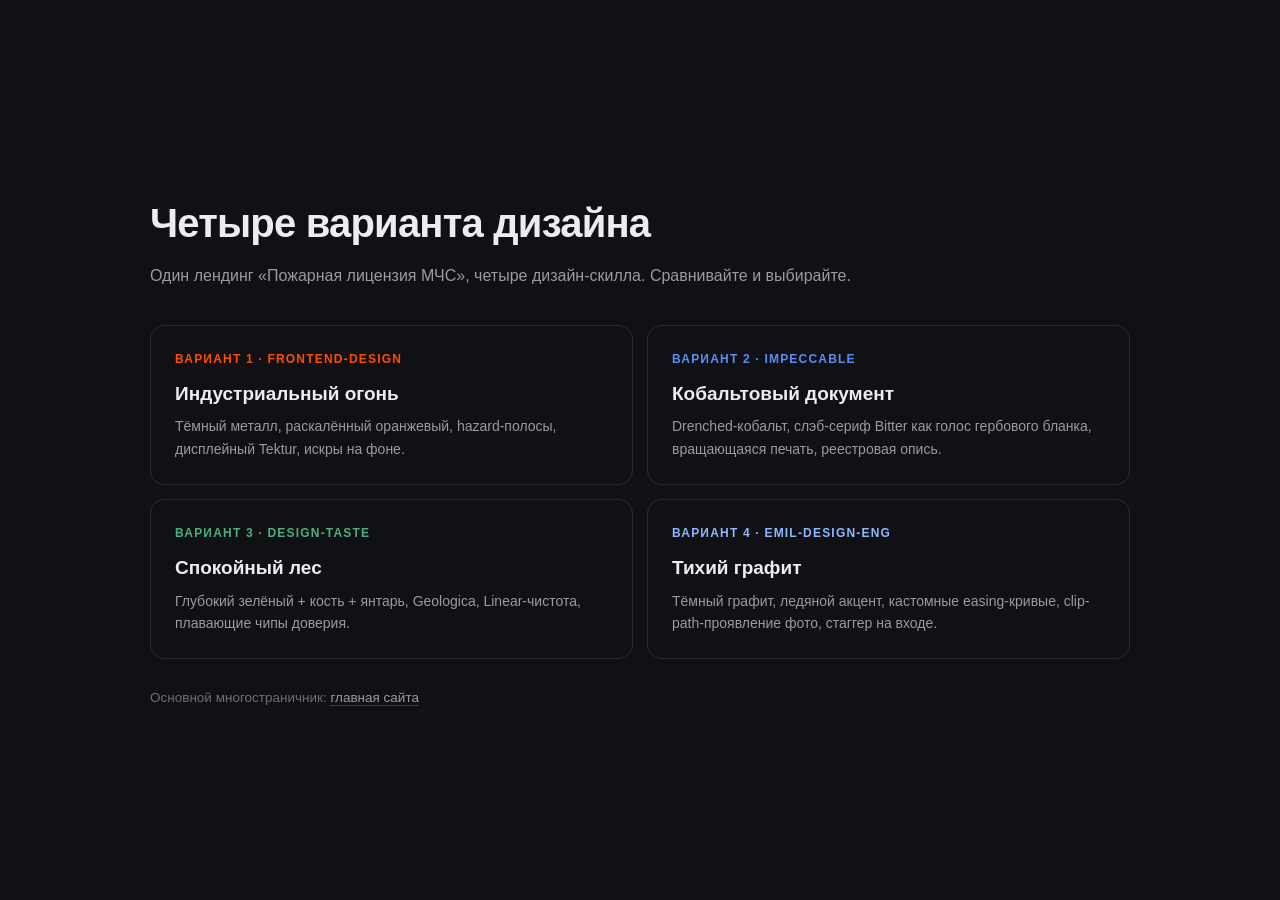
<file: variants.html>
<!doctype html>
<html lang="ru">
<head>
<meta charset="utf-8">
<meta name="viewport" content="width=device-width,initial-scale=1">
<title>4 варианта дизайна | license-mchs</title>
<meta name="robots" content="noindex,nofollow">
<style>
*{margin:0;padding:0;box-sizing:border-box}
body{font-family:-apple-system,'Helvetica Neue',sans-serif;background:#101114;color:#EDEDEF;font-size:16px;line-height:1.6;-webkit-font-smoothing:antialiased;min-height:100dvh;display:flex;align-items:center;padding:40px 20px}
a{color:inherit;text-decoration:none}
.w{max-width:980px;margin:0 auto;width:100%}
h1{font-size:clamp(26px,4vw,40px);font-weight:800;letter-spacing:-.02em;margin-bottom:8px}
p.sub{color:#9A9AA3;margin-bottom:36px}
.grid{display:grid;grid-template-columns:1fr 1fr;gap:14px}
@media(max-width:720px){.grid{grid-template-columns:1fr}}
.card{border:1px solid #2A2B31;border-radius:14px;padding:24px;transition:border-color .2s,transform .2s;display:block}
.card:hover{border-color:#6B6C75;transform:translateY(-3px)}
.card .no{font-size:12px;font-weight:700;letter-spacing:.1em;text-transform:uppercase;margin-bottom:10px}
.card h2{font-size:19px;font-weight:700;margin-bottom:6px}
.card p{font-size:14px;color:#9A9AA3}
.c1 .no{color:#FF4D00}.c2 .no{color:#5C8DF6}.c3 .no{color:#4CAF7D}.c4 .no{color:#8FB6FF}
.foot{margin-top:28px;font-size:13.5px;color:#6E6F78}
.foot a{color:#9A9AA3;border-bottom:1px solid #3A3B42}
</style>
</head>
<body><div class="w">
  <h1>Четыре варианта дизайна</h1>
  <p class="sub">Один лендинг «Пожарная лицензия МЧС», четыре дизайн-скилла. Сравнивайте и выбирайте.</p>
  <div class="grid">
    <a class="card c1" href="v1-frontend-design/">
      <div class="no">Вариант 1 · frontend-design</div>
      <h2>Индустриальный огонь</h2>
      <p>Тёмный металл, раскалённый оранжевый, hazard-полосы, дисплейный Tektur, искры на фоне.</p>
    </a>
    <a class="card c2" href="v2-impeccable/">
      <div class="no">Вариант 2 · impeccable</div>
      <h2>Кобальтовый документ</h2>
      <p>Drenched-кобальт, слэб-сериф Bitter как голос гербового бланка, вращающаяся печать, реестровая опись.</p>
    </a>
    <a class="card c3" href="v3-taste/">
      <div class="no">Вариант 3 · design-taste</div>
      <h2>Спокойный лес</h2>
      <p>Глубокий зелёный + кость + янтарь, Geologica, Linear-чистота, плавающие чипы доверия.</p>
    </a>
    <a class="card c4" href="v4-emil/">
      <div class="no">Вариант 4 · emil-design-eng</div>
      <h2>Тихий графит</h2>
      <p>Тёмный графит, ледяной акцент, кастомные easing-кривые, clip-path-проявление фото, стаггер на входе.</p>
    </a>
  </div>
  <p class="foot">Основной многостраничник: <a href="index.html">главная сайта</a></p>
</div></body>
</html>
</file>
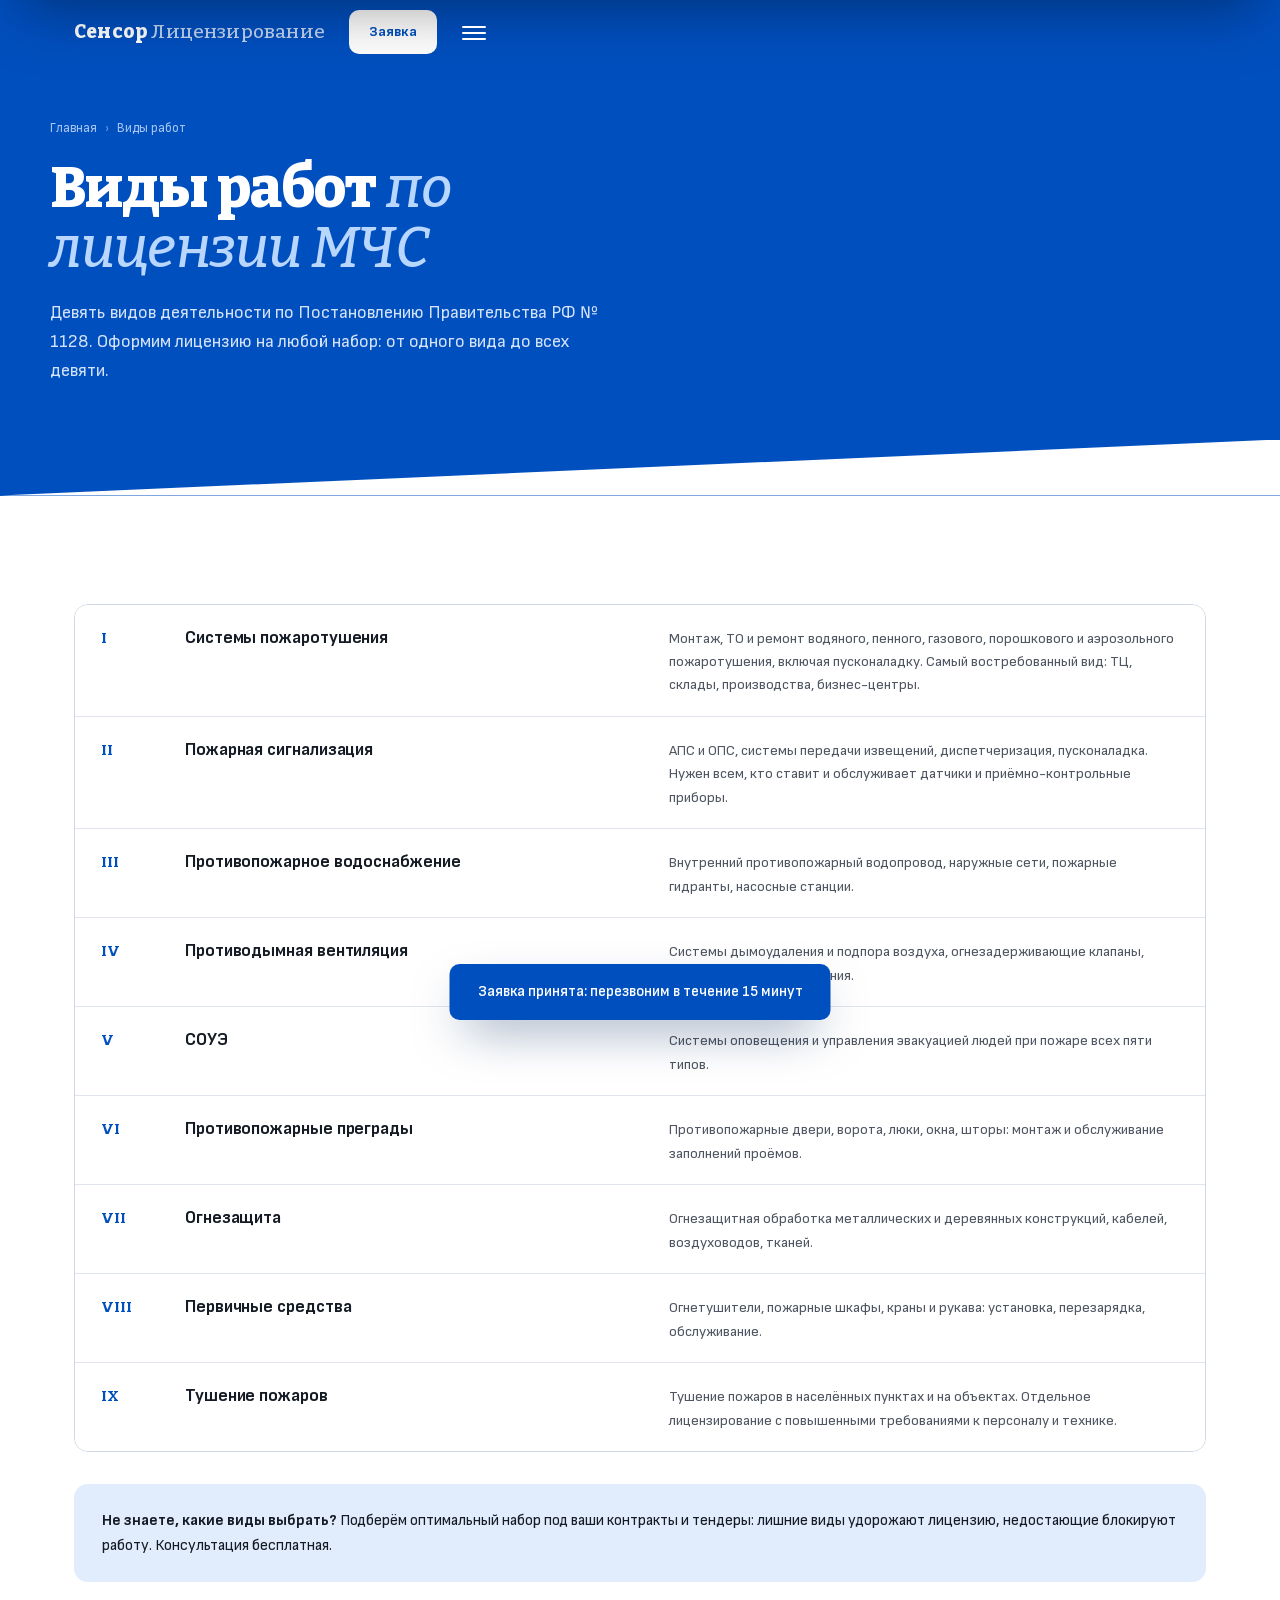
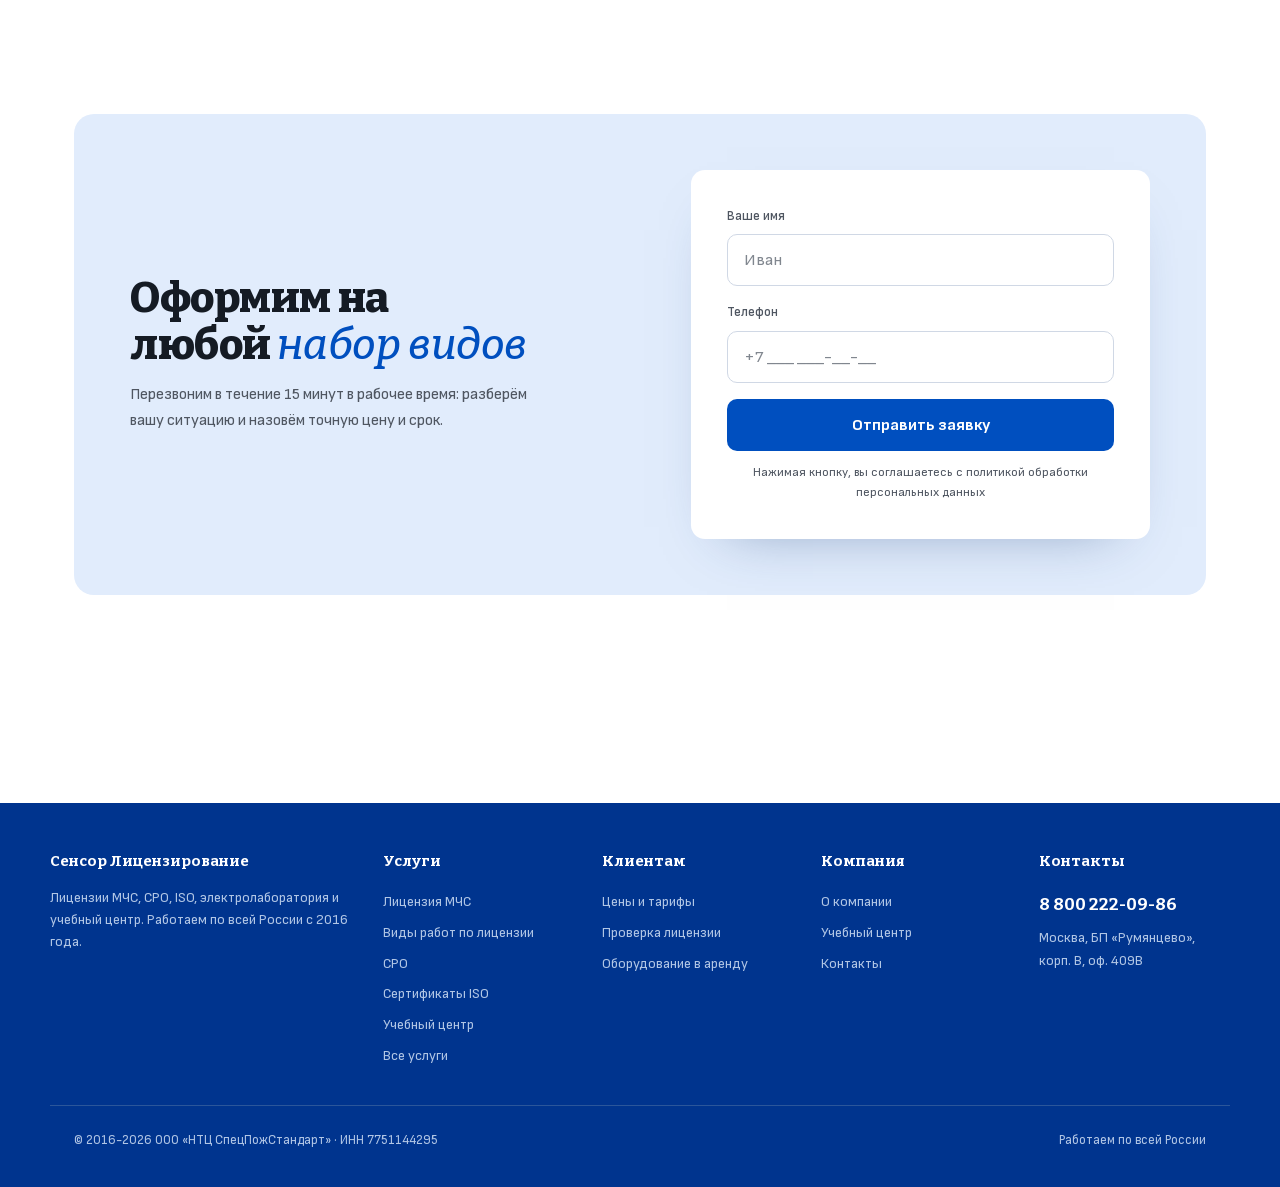
<file: vidy-rabot.html>
<!doctype html>
<html lang="ru">
<head>
<meta charset="utf-8">
<meta name="viewport" content="width=device-width,initial-scale=1">
<title>Виды работ по лицензии МЧС: все 9 видов деятельности по ПП № 1128 | Сенсор</title>
<meta name="robots" content="noindex,nofollow">
<meta name="description" content="Какие виды работ входят в лицензию МЧС: пожаротушение, сигнализация, водопровод, дымоудаление, СОУЭ, двери, огнезащита, первичные средства, тушение пожаров.">
<link rel="icon" href="assets/favicon.svg" type="image/svg+xml">
<link rel="icon" href="assets/favicon-64.png" type="image/png" sizes="64x64">
<link rel="apple-touch-icon" href="assets/apple-touch-icon.png">
<meta property="og:type" content="website">
<meta property="og:site_name" content="Сенсор Лицензирование">
<meta property="og:locale" content="ru_RU">
<meta property="og:title" content="Виды работ по лицензии МЧС: все 9 видов деятельности по ПП № 1128 | Сенсор">
<meta property="og:description" content="Какие виды работ входят в лицензию МЧС: пожаротушение, сигнализация, водопровод, дымоудаление, СОУЭ, двери, огнезащита, первичные средства, тушение пожаров.">
<meta property="og:url" content="https://damn8daniel.github.io/t1-2301c73a/vidy-rabot.html">
<meta property="og:image" content="https://damn8daniel.github.io/t1-2301c73a/assets/og.jpg">
<meta property="og:image:width" content="1200">
<meta property="og:image:height" content="630">
<meta name="twitter:card" content="summary_large_image">
<link rel="preload" href="assets/fonts/bitter-cyrillic-normal-400_800.woff2" as="font" type="font/woff2" crossorigin>
<link rel="preload" href="assets/fonts/sofia-cyrillic-normal-400_700.woff2" as="font" type="font/woff2" crossorigin>
<link rel="stylesheet" href="assets/css/main.css?v=9">
<script type="application/ld+json">{"@context": "https://schema.org", "@type": "BreadcrumbList", "itemListElement": [{"@type": "ListItem", "position": 1, "name": "Главная", "item": "https://damn8daniel.github.io/t1-2301c73a/"}, {"@type": "ListItem", "position": 2, "name": "Виды работ", "item": "https://damn8daniel.github.io/t1-2301c73a/vidy-rabot.html"}]}</script>
</head>
<body>

<header class="nav"><div class="nav-in">
  <a class="brand" href="index.html">Сенсор <span>Лицензирование</span></a>
  <nav class="nav-links">
    <a  href="licenziya-mchs.html">Лицензия МЧС</a>
    <a  href="uslugi.html">Все услуги</a>
    <a  href="tseny.html">Цены</a>
    <a  href="proverka.html">Проверка лицензии</a>
    <a  href="o-kompanii.html">О компании</a>
    <a  href="kontakty.html">Контакты</a>
    <a class="mtel" href="tel:+78002220986">8 800 222-09-86</a>
  </nav>
  <div class="nav-right">
    <a class="nav-tel" href="tel:+78002220986">8 800 222-09-86</a>
    <a class="hbtn" href="kontakty.html#zayavka">Заявка</a>
    <button class="nav-burger" aria-label="Меню"><span></span><span></span><span></span></button>
  </div>
</div></header>

<main>
<section class="phero"><div class="w in">
  <div class="crumbs"><a href="index.html">Главная</a><span>›</span>Виды работ</div>
  <h1>Виды работ <em>по лицензии МЧС</em></h1>
  <p class="sub">Девять видов деятельности по Постановлению Правительства РФ № 1128. Оформим лицензию на любой набор: от одного вида до всех девяти.</p>
</div></section>
<div data-mbar-after></div>

<section class="blk"><div class="w">
  <div class="ledger fx">
    <div class="li-row"><span class="no">I</span><h2>Системы пожаротушения</h2><p>Монтаж, ТО и ремонт водяного, пенного, газового, порошкового и аэрозольного пожаротушения, включая пусконаладку. Самый востребованный вид: ТЦ, склады, производства, бизнес-центры.</p></div>
    <div class="li-row"><span class="no">II</span><h2>Пожарная сигнализация</h2><p>АПС и ОПС, системы передачи извещений, диспетчеризация, пусконаладка. Нужен всем, кто ставит и обслуживает датчики и приёмно-контрольные приборы.</p></div>
    <div class="li-row"><span class="no">III</span><h2>Противопожарное водоснабжение</h2><p>Внутренний противопожарный водопровод, наружные сети, пожарные гидранты, насосные станции.</p></div>
    <div class="li-row"><span class="no">IV</span><h2>Противодымная вентиляция</h2><p>Системы дымоудаления и подпора воздуха, огнезадерживающие клапаны, вентиляторы дымоудаления.</p></div>
    <div class="li-row"><span class="no">V</span><h2>СОУЭ</h2><p>Системы оповещения и управления эвакуацией людей при пожаре всех пяти типов.</p></div>
    <div class="li-row"><span class="no">VI</span><h2>Противопожарные преграды</h2><p>Противопожарные двери, ворота, люки, окна, шторы: монтаж и обслуживание заполнений проёмов.</p></div>
    <div class="li-row"><span class="no">VII</span><h2>Огнезащита</h2><p>Огнезащитная обработка металлических и деревянных конструкций, кабелей, воздуховодов, тканей.</p></div>
    <div class="li-row"><span class="no">VIII</span><h2>Первичные средства</h2><p>Огнетушители, пожарные шкафы, краны и рукава: установка, перезарядка, обслуживание.</p></div>
    <div class="li-row"><span class="no">IX</span><h2>Тушение пожаров</h2><p>Тушение пожаров в населённых пунктах и на объектах. Отдельное лицензирование с повышенными требованиями к персоналу и технике.</p></div>
  </div>
  <div class="callout fx" style="margin-top:32px"><b>Не знаете, какие виды выбрать?</b> Подберём оптимальный набор под ваши контракты и тендеры: лишние виды удорожают лицензию, недостающие блокируют работу. Консультация бесплатная.</div>
</div></section>

<section class="blk" style="padding-top:0"><div class="w">

  <div class="blank fx" id="zayavka">
    <div>
      <h2 class="t">Оформим на любой <em>набор видов</em></h2>
      <p class="note">Перезвоним в течение 15 минут в рабочее время: разберём вашу ситуацию и назовём точную цену и срок.</p>
    </div>
    <form class="form" onsubmit="return submitForm(event)">
      <div class="fld"><label for="f-name">Ваше имя</label><input id="f-name" name="name" placeholder="Иван" required autocomplete="name"></div>
      <div class="fld"><label for="f-phone">Телефон</label><input id="f-phone" name="phone" type="tel" placeholder="+7 ___ ___-__-__" required autocomplete="tel"></div>
      <button class="btn" type="submit">Отправить заявку</button>
      <div class="fine">Нажимая кнопку, вы соглашаетесь с политикой обработки персональных данных</div>
    </form>
  </div>
</div></section>

</main>

<footer>
  <div class="w f-cols">
    <div class="f-brand">
      <b>Сенсор Лицензирование</b>
      <p>Лицензии МЧС, СРО, ISO, электролаборатория и учебный центр. Работаем по всей России с 2016 года.</p>
    </div>
    <div><b>Услуги</b>
      <a href="licenziya-mchs.html">Лицензия МЧС</a>
      <a href="vidy-rabot.html">Виды работ по лицензии</a>
      <a href="uslugi.html#sro">СРО</a>
      <a href="uslugi.html#iso">Сертификаты ISO</a>
      <a href="uslugi.html#centr">Учебный центр</a>
      <a href="uslugi.html">Все услуги</a>
    </div>
    <div><b>Клиентам</b>
      <a href="tseny.html">Цены и тарифы</a>
      <a href="proverka.html">Проверка лицензии</a>
      <a href="uslugi.html#oborudovanie">Оборудование в аренду</a>
    </div>
    <div><b>Компания</b>
      <a href="o-kompanii.html">О компании</a>
      <a href="o-kompanii.html#centr">Учебный центр</a>
      <a href="kontakty.html">Контакты</a>
    </div>
    <div><b>Контакты</b>
      <a class="f-tel" href="tel:+78002220986">8 800 222-09-86</a>
      <a href="kontakty.html">Москва, БП «Румянцево»,<br>корп. В, оф. 409В</a>
    </div>
  </div>
  <div class="w f-bottom">
    <div>© 2016-2026 ООО «НТЦ СпецПожСтандарт» · ИНН 7751144295</div>
    <div>Работаем по всей России</div>
  </div>
</footer>

<div class="mbar" id="mbar">
  <a class="btn line" href="tel:+78002220986" style="background:#fff">Позвонить</a>
  <a class="btn fill" href="kontakty.html#zayavka">Заявка</a>
</div>

<dialog class="modal" id="leadModal">
  <button class="modal-x" aria-label="Закрыть"></button>
  <form class="form" onsubmit="return submitForm(event)">
    <h3>Оставить заявку</h3>
    <p>Перезвоним в течение 15 минут в рабочее время, рассчитаем стоимость и срок.</p>
    <div class="fld"><label for="m-name">Ваше имя</label><input id="m-name" name="name" placeholder="Иван" required autocomplete="name"></div>
    <div class="fld"><label for="m-phone">Телефон</label><input id="m-phone" name="phone" type="tel" placeholder="+7 ___ ___-__-__" required autocomplete="tel"></div>
    <button class="btn" type="submit">Отправить заявку</button>
    <div class="fine">Нажимая кнопку, вы соглашаетесь с политикой обработки персональных данных</div>
  </form>
</dialog>

<div class="toast" id="toast">Заявка принята: перезвоним в течение 15 минут</div>

<script src="assets/js/main.js?v=9" defer></script>
</body>
</html>
</file>
<file: assets/css/main.css>
@font-face{font-family:'Bitter';font-style:italic;font-weight:400 600;font-display:swap;src:url(../fonts/bitter-cyrillic-italic-400_600.woff2) format('woff2');unicode-range:U+0301, U+0400-045F, U+0490-0491, U+04B0-04B1, U+2116}
@font-face{font-family:'Bitter';font-style:italic;font-weight:400 600;font-display:swap;src:url(../fonts/bitter-latin-italic-400_600.woff2) format('woff2');unicode-range:U+0000-00FF, U+0131, U+0152-0153, U+02BB-02BC, U+02C6, U+02DA, U+02DC, U+0304, U+0308, U+0329, U+2000-206F, U+20AC, U+2122, U+2191, U+2193, U+2212, U+2215, U+FEFF, U+FFFD}
@font-face{font-family:'Bitter';font-style:normal;font-weight:400 800;font-display:swap;src:url(../fonts/bitter-cyrillic-normal-400_800.woff2) format('woff2');unicode-range:U+0301, U+0400-045F, U+0490-0491, U+04B0-04B1, U+2116}
@font-face{font-family:'Bitter';font-style:normal;font-weight:400 800;font-display:swap;src:url(../fonts/bitter-latin-normal-400_800.woff2) format('woff2');unicode-range:U+0000-00FF, U+0131, U+0152-0153, U+02BB-02BC, U+02C6, U+02DA, U+02DC, U+0304, U+0308, U+0329, U+2000-206F, U+20AC, U+2122, U+2191, U+2193, U+2212, U+2215, U+FEFF, U+FFFD}
@font-face{font-family:'Sofia Sans';font-style:normal;font-weight:400 700;font-display:swap;src:url(../fonts/sofia-cyrillic-normal-400_700.woff2) format('woff2');unicode-range:U+0301, U+0400-045F, U+0490-0491, U+04B0-04B1, U+2116}
@font-face{font-family:'Sofia Sans';font-style:normal;font-weight:400 700;font-display:swap;src:url(../fonts/sofia-latin-normal-400_700.woff2) format('woff2');unicode-range:U+0000-00FF, U+0131, U+0152-0153, U+02BB-02BC, U+02C6, U+02DA, U+02DC, U+0304, U+0308, U+0329, U+2000-206F, U+20AC, U+2122, U+2191, U+2193, U+2212, U+2215, U+FEFF, U+FFFD}

/* ============================================================
   Сенсор Лицензирование · v9 «Кобальтовый документ»
   Развитие варианта impeccable: drenched-кобальт, Bitter + Sofia Sans,
   реестровая опись, гербовая печать, бланк заявки
   ============================================================ */
:root{
  --cobalt:oklch(0.46 0.19 259);
  --cobalt-deep:oklch(0.36 0.16 259);
  --cobalt-line:oklch(0.62 0.14 259);
  --sky:oklch(0.94 0.025 259);
  --bg:oklch(1 0 0);
  --ink:oklch(0.22 0.02 259);
  --mut:oklch(0.45 0.02 259);
  --gold:oklch(0.78 0.14 85);
  --bd:oklch(0.88 0.02 259);
  --bd2:oklch(0.92 0.012 259);
  --r:10px;
  --ease:cubic-bezier(.19,1,.22,1);
}
*{margin:0;padding:0;box-sizing:border-box}
html{scroll-behavior:smooth;-webkit-text-size-adjust:100%}
body{font-family:'Sofia Sans',sans-serif;background:var(--bg);color:var(--ink);font-size:17.5px;line-height:1.62;-webkit-font-smoothing:antialiased;overflow-x:clip}
a{color:inherit;text-decoration:none}
img{display:block;max-width:100%;height:auto}
button{font-family:inherit}
::selection{background:var(--cobalt);color:#fff}
.w{max-width:1180px;margin:0 auto;padding:0 24px}
.serif{font-family:'Bitter',serif}

/* ---------- шапка ---------- */
header.nav{position:sticky;top:0;z-index:90;background:var(--cobalt);color:#fff}
.nav-in{max-width:1180px;margin:0 auto;padding:0 24px;height:64px;display:flex;align-items:center;gap:24px}
.brand{font-family:'Bitter',serif;font-weight:800;font-size:19px;letter-spacing:.01em;white-space:nowrap}
.brand span{font-weight:500;opacity:.75}
.nav-links{display:flex;gap:clamp(14px,1.7vw,24px);font-size:15px;font-weight:500;flex:1;justify-content:center;min-width:0;padding:0 18px}
.nav-links a{white-space:nowrap;padding:4px 0;border-bottom:2px solid transparent;opacity:.85;transition:opacity .15s,border-color .2s}
.nav-links a:hover{opacity:1}
.nav-links a.act{opacity:1;border-color:var(--gold)}
.nav-right{display:flex;align-items:center;gap:16px}
.nav-tel{font-weight:700;font-size:16px;white-space:nowrap}
.hbtn{background:#fff;color:var(--cobalt);font-weight:700;font-size:14.5px;padding:10px 20px;border-radius:var(--r);transition:transform .15s var(--ease),box-shadow .2s;white-space:nowrap}
.hbtn:hover{box-shadow:0 4px 0 var(--cobalt-deep);transform:translateY(-2px)}
.nav-burger{display:none;width:42px;height:42px;border:none;background:none;cursor:pointer;position:relative;flex:0 0 auto}
.nav-burger span{position:absolute;left:9px;right:9px;height:2px;background:#fff;border-radius:2px;transition:.25s var(--ease)}
.nav-burger span:nth-child(1){top:15px}.nav-burger span:nth-child(2){top:21px}.nav-burger span:nth-child(3){top:27px}
header.nav.open .nav-burger span:nth-child(1){top:21px;transform:rotate(45deg)}
header.nav.open .nav-burger span:nth-child(2){opacity:0}
header.nav.open .nav-burger span:nth-child(3){top:21px;transform:rotate(-45deg)}
.nav-links .mtel{display:none}
@media(max-width:1280px){
  .nav-links{position:fixed;inset:64px 0 auto 0;background:var(--cobalt-deep);flex-direction:column;gap:0;padding:8px 24px 24px;font-size:19px;font-weight:600;transform:translateY(-115%);transition:transform .35s var(--ease);box-shadow:0 30px 60px -20px rgba(0,0,0,.4)}
  .nav-links a{padding:14px 0;border-bottom:1px solid oklch(0.46 0.14 259);opacity:1}
  .nav-links a.act{border-color:var(--gold)}
  header.nav.open .nav-links{transform:none}
  .nav-tel{display:none}
  .nav-burger{display:block}
  .nav-links .mtel{display:block;color:var(--gold);border-bottom:none}
}
@media(max-width:600px){.nav-in .hbtn{display:none}}

/* ---------- hero главной: drenched ---------- */
.hero{background:var(--cobalt);color:#fff;position:relative;overflow:hidden}
.hero::after{content:"";position:absolute;inset:auto 0 0 0;height:90px;background:var(--bg);clip-path:polygon(0 100%,100% 100%,100% 0)}
.hero .in{padding:68px 0 150px;position:relative;z-index:1}
.hero .doc-no{font-size:13.5px;letter-spacing:.06em;color:oklch(0.85 0.06 259);margin-bottom:28px;display:flex;gap:14px;flex-wrap:wrap}
.hero .doc-no b{color:#fff;font-weight:600}
.hero h1{font-family:'Bitter',serif;font-weight:800;font-size:clamp(38px,5.4vw,82px);line-height:1.04;letter-spacing:-.015em;max-width:14ch;text-wrap:balance}
.hero h1 em{font-style:italic;font-weight:500;color:oklch(0.87 0.07 259)}
.hero .sub{margin:28px 0 38px;font-size:clamp(17px,1.5vw,20px);max-width:54ch;color:oklch(0.91 0.035 259)}
.hero .sub b{color:#fff}
.hero .cta{display:flex;gap:14px;flex-wrap:wrap;align-items:center}
.btn{display:inline-flex;align-items:center;justify-content:center;gap:10px;background:#fff;color:var(--cobalt);font-weight:700;font-size:16.5px;padding:16px 30px;border:none;border-radius:var(--r);cursor:pointer;transition:transform .15s var(--ease),box-shadow .2s}
.btn:hover{transform:translateY(-2px);box-shadow:0 5px 0 var(--cobalt-deep)}
.btn:active{transform:translateY(0);box-shadow:none}
.btn.deep{background:var(--cobalt-deep);color:#fff}
.btn.deep:hover{box-shadow:0 5px 0 oklch(0.26 0.12 259)}
.btn.fill{background:var(--cobalt);color:#fff}
.btn.fill:hover{box-shadow:0 5px 0 var(--cobalt-deep)}
.btn.line{background:transparent;color:var(--ink);box-shadow:inset 0 0 0 1.5px var(--bd)}
.btn.line:hover{box-shadow:inset 0 0 0 1.5px var(--mut);transform:none}
.hero .seal{position:absolute;right:4%;top:60px;width:clamp(120px,14vw,180px);aspect-ratio:1;border-radius:50%;border:2px dashed var(--cobalt-line);display:grid;place-items:center;animation:spin 40s linear infinite;z-index:0}
.hero .seal svg{width:100%;height:100%}
.hero .seal text{font-family:'Sofia Sans';font-size:9.2px;font-weight:600;letter-spacing:.34em;text-transform:uppercase;fill:oklch(0.8 0.08 259)}
@keyframes spin{to{transform:rotate(360deg)}}
@media(max-width:900px){.hero .seal{display:none}}

/* hero внутренних страниц */
.phero{background:var(--cobalt);color:#fff;position:relative;overflow:hidden}
.phero::after{content:"";position:absolute;inset:auto 0 0 0;height:56px;background:var(--bg);clip-path:polygon(0 100%,100% 100%,100% 0)}
.phero .in{padding:54px 0 110px;position:relative;z-index:1}
.phero .crumbs{font-size:13px;color:oklch(0.82 0.07 259);margin-bottom:20px}
.phero .crumbs a:hover{color:#fff}
.phero .crumbs span{margin:0 8px;opacity:.6}
.phero h1{font-family:'Bitter',serif;font-weight:800;font-size:clamp(32px,4.4vw,62px);line-height:1.06;letter-spacing:-.015em;max-width:18ch;text-wrap:balance}
.phero h1 em{font-style:italic;font-weight:500;color:oklch(0.87 0.07 259)}
.phero .sub{margin:20px 0 0;font-size:clamp(16.5px,1.4vw,19px);max-width:56ch;color:oklch(0.91 0.035 259)}

/* факты-строка */
.facts{margin-top:-58px;position:relative;z-index:5}
.facts .row{background:#fff;border:1px solid var(--bd);border-radius:14px;box-shadow:0 24px 60px -36px oklch(0.4 0.1 259 / .5);display:grid;grid-template-columns:repeat(4,1fr)}
@media(max-width:880px){.facts .row{grid-template-columns:1fr 1fr}}
.fact{padding:24px 26px;border-right:1px solid var(--bd2)}
.fact:last-child{border-right:none}
@media(max-width:880px){.fact:nth-child(2){border-right:none}.fact:nth-child(-n+2){border-bottom:1px solid var(--bd2)}}
.fact .v{font-family:'Bitter',serif;font-weight:800;font-size:clamp(25px,2.5vw,34px);line-height:1;font-variant-numeric:tabular-nums}
.fact .v i{font-style:normal;color:var(--cobalt)}
.fact .l{font-size:13.5px;color:var(--mut);margin-top:8px}

/* ---------- секции ---------- */
section.blk{padding:clamp(68px,8.6vw,108px) 0}
h2.t{font-family:'Bitter',serif;font-weight:800;font-size:clamp(27px,3.3vw,44px);line-height:1.1;letter-spacing:-.01em;text-wrap:balance;max-width:24ch}
h2.t em{font-style:italic;font-weight:500;color:var(--cobalt)}
.t-sub{font-size:18px;color:var(--mut);max-width:62ch;margin-top:14px}
.mt{margin-top:clamp(34px,4.6vw,52px)}
.tlink{font-weight:700;color:var(--cobalt);display:inline-flex;gap:7px;align-items:center}
.tlink::after{content:"→";transition:transform .25s var(--ease)}
.tlink:hover::after{transform:translateX(5px)}

/* опись (ledger) */
.ledger{border:1px solid var(--bd);border-radius:14px;overflow:hidden}
.li-row{display:grid;grid-template-columns:64px 1fr 1.1fr;gap:20px;align-items:baseline;padding:19px 26px;background:#fff;border-bottom:1px solid var(--bd2);transition:background .2s}
.li-row:last-child{border-bottom:none}
.li-row:hover{background:var(--sky)}
@media(max-width:760px){.li-row{grid-template-columns:48px 1fr}.li-row p{grid-column:2}}
.li-row .no{font-family:'Bitter';font-weight:700;color:var(--cobalt);font-size:15px}
.li-row h3,.li-row h2{font-size:17.5px;font-weight:700;letter-spacing:-.005em;font-family:'Sofia Sans'}
.li-row p{font-size:14.5px;color:var(--mut)}

/* разворот + таймлайн */
.spread{display:grid;grid-template-columns:.9fr 1.1fr;gap:clamp(32px,5vw,72px);align-items:start}
@media(max-width:860px){.spread{grid-template-columns:1fr}}
.spread .stick{position:sticky;top:96px}
@media(max-width:860px){.spread .stick{position:static}}
.timeline{border-left:2px solid var(--bd);padding-left:30px;display:grid;gap:28px}
.tstep{position:relative}
.tstep::before{content:"";position:absolute;left:-39px;top:7px;width:16px;height:16px;border-radius:50%;background:#fff;border:4px solid var(--cobalt)}
.tstep h3{font-family:'Bitter';font-weight:700;font-size:19px;margin-bottom:4px}
.tstep h3 span{color:var(--mut);font-family:'Sofia Sans';font-weight:500;font-size:14px;margin-left:10px}
.tstep p{font-size:15px;color:var(--mut);max-width:52ch}

/* кобальтовая полка тарифов */
.shelf{background:var(--cobalt);color:#fff;border-radius:20px;padding:clamp(28px,4vw,52px)}
.shelf h2.t{color:#fff}
.shelf h2.t em{color:oklch(0.87 0.07 259)}
.shelf .t-sub{color:oklch(0.88 0.05 259)}
.tiers{display:grid;grid-template-columns:repeat(4,1fr);gap:14px;margin-top:38px}
@media(max-width:1000px){.tiers{grid-template-columns:1fr 1fr}}
@media(max-width:560px){.tiers{grid-template-columns:1fr}}
.tier{background:oklch(0.41 0.17 259);border-radius:14px;padding:26px;display:flex;flex-direction:column;transition:transform .25s var(--ease),background .25s}
.tier:hover{transform:translateY(-5px);background:oklch(0.39 0.165 259)}
.tier.star{background:#fff;color:var(--ink)}
.tier.star:hover{background:#fff}
.tier .tg{font-size:12px;font-weight:700;letter-spacing:.1em;text-transform:uppercase;color:var(--gold);margin-bottom:12px}
.tier h3{font-size:16px;font-weight:700;color:oklch(0.85 0.06 259)}
.tier.star h3{color:var(--mut)}
.tier .pr{font-family:'Bitter';font-weight:800;font-size:clamp(24px,2.2vw,30px);margin:10px 0 2px;white-space:nowrap}
.tier .tm{font-size:13.5px;color:oklch(0.8 0.07 259);margin-bottom:18px}
.tier.star .tm{color:var(--mut)}
.tier ul{list-style:none;display:grid;gap:9px;margin-bottom:22px;flex:1}
.tier li{font-size:14.5px;padding-left:22px;position:relative;color:oklch(0.92 0.03 259)}
.tier.star li{color:var(--ink)}
.tier li::before{content:"✓";position:absolute;left:0;font-weight:700;color:var(--gold)}
.tier .btn{width:100%;padding:13px 16px;font-size:15px}
.tier.star .btn{background:var(--cobalt);color:#fff}
.tier.star .btn:hover{box-shadow:0 5px 0 var(--cobalt-deep)}
.tier:not(.star) .btn{background:transparent;color:#fff;box-shadow:inset 0 0 0 1.5px var(--cobalt-line)}
.tier:not(.star) .btn:hover{background:oklch(0.36 0.15 259);transform:none}
.shelf .fee{margin-top:22px;font-size:14px;color:oklch(0.85 0.06 259)}

/* калькулятор */
.calc{display:grid;grid-template-columns:1.15fr .85fr;border:1px solid var(--bd);border-radius:16px;overflow:hidden;background:#fff;box-shadow:0 24px 60px -40px oklch(0.4 0.1 259 / .5)}
@media(max-width:860px){.calc{grid-template-columns:1fr}}
.calc-q{padding:clamp(24px,3.2vw,40px)}
.cq{margin-bottom:24px}.cq:last-child{margin-bottom:0}
.cq .ql{font-weight:700;font-size:15.5px;margin-bottom:11px}
.opts{display:flex;flex-wrap:wrap;gap:9px}
.opt{border:1.5px solid var(--bd);border-radius:999px;padding:10px 18px;font-size:14.5px;font-weight:500;cursor:pointer;user-select:none;background:#fff;transition:all .18s}
.opt:hover{border-color:var(--cobalt);color:var(--cobalt)}
.opt.on{background:var(--cobalt);color:#fff;border-color:var(--cobalt)}
.calc-r{background:var(--cobalt);color:#fff;padding:clamp(24px,3.2vw,40px);display:flex;flex-direction:column;justify-content:center}
.calc-r .rl{font-size:12px;letter-spacing:.14em;text-transform:uppercase;color:oklch(0.82 0.07 259);margin-bottom:12px}
.calc-r .rv{font-family:'Bitter';font-weight:800;font-size:clamp(32px,3.2vw,44px);font-variant-numeric:tabular-nums}
.calc-r .rs{font-size:14.5px;color:oklch(0.88 0.05 259);margin:8px 0 24px}
.calc-r .note{font-size:13px;color:oklch(0.82 0.07 259);margin-top:14px}

/* стол с письмами */
.desk{display:grid;grid-template-columns:repeat(6,1fr);gap:16px}
@media(max-width:980px){.desk{grid-template-columns:repeat(3,1fr)}}
@media(max-width:560px){.desk{grid-template-columns:1fr 1fr}}
.desk a{background:#fff;border:1px solid var(--bd);border-radius:10px;padding:10px;transition:transform .3s var(--ease),box-shadow .3s}
.desk a:hover{transform:translateY(-6px) rotate(-1deg);box-shadow:0 22px 44px -26px oklch(0.4 0.1 259 / .55)}
.desk a:nth-child(2n):hover{transform:translateY(-6px) rotate(1deg)}
.desk img{width:100%;aspect-ratio:.72;object-fit:cover;object-position:top;border-radius:5px}
.praise{display:flex;align-items:center;gap:26px;flex-wrap:wrap;margin-top:28px}
.praise .score{font-family:'Bitter';font-weight:800;font-size:42px}
.praise .score i{font-style:normal;color:var(--gold)}
.praise p{font-size:15px;color:var(--mut);max-width:48ch}

/* команда */
.team{display:grid;grid-template-columns:1.15fr .85fr;gap:clamp(28px,4vw,56px);align-items:center}
@media(max-width:860px){.team{grid-template-columns:1fr}}
.team .ph{border-radius:16px;overflow:hidden;box-shadow:0 30px 70px -42px oklch(0.4 0.1 259 / .6)}
.team .ph img{width:100%;transition:transform 1.2s var(--ease)}
.team .ph:hover img{transform:scale(1.03)}
.team ul{list-style:none;display:grid;gap:14px;margin-top:24px}
.team li{display:grid;grid-template-columns:30px 1fr;gap:12px;font-size:16px;align-items:baseline}
.team li b{display:block}
.team li span{color:var(--mut);font-size:14.5px}
.team li::before{content:"§";font-family:'Bitter';color:var(--cobalt);font-weight:700;font-size:19px}

/* сетка ячеек (требования и пр.) */
.cells{display:grid;grid-template-columns:repeat(3,1fr);gap:14px}
@media(max-width:900px){.cells{grid-template-columns:1fr}}
.cell{background:#fff;border:1px solid var(--bd);border-radius:14px;padding:26px;transition:transform .25s var(--ease),box-shadow .25s}
.cell:hover{transform:translateY(-4px);box-shadow:0 22px 44px -28px oklch(0.4 0.1 259 / .5)}
.cell .k{font-size:12px;font-weight:700;letter-spacing:.1em;text-transform:uppercase;color:var(--cobalt);display:block;margin-bottom:12px}
.cell h3{font-family:'Bitter';font-weight:700;font-size:18px;margin-bottom:8px}
.cell p{font-size:14.5px;color:var(--mut)}
.cell p.ok{margin-top:10px;color:var(--cobalt);font-weight:600}

/* FAQ */
.qa{border-top:1px solid var(--bd2)}
.qa details{border-bottom:1px solid var(--bd2)}
.qa summary{cursor:pointer;list-style:none;display:flex;justify-content:space-between;gap:18px;align-items:baseline;padding:21px 4px;font-family:'Bitter';font-weight:700;font-size:18px;transition:color .2s}
.qa summary::-webkit-details-marker{display:none}
.qa summary::after{content:"+";font-size:24px;font-weight:500;color:var(--cobalt);transition:transform .3s var(--ease);flex:0 0 auto}
.qa details[open] summary::after{transform:rotate(45deg)}
.qa summary:hover{color:var(--cobalt)}
.qa .ans{padding:0 4px 22px;color:var(--mut);font-size:16px;max-width:68ch}

/* бланк заявки */
.blank{background:var(--sky);border-radius:20px;padding:clamp(30px,4.6vw,56px);display:grid;grid-template-columns:1fr .9fr;gap:clamp(28px,4vw,56px);align-items:center}
@media(max-width:860px){.blank{grid-template-columns:1fr}}
.blank p.note{margin-top:14px;color:var(--mut);font-size:16px;max-width:46ch}
.form{background:#fff;border-radius:14px;padding:clamp(24px,3vw,36px);box-shadow:0 24px 56px -36px oklch(0.4 0.1 259 / .5)}
.form h3{font-family:'Bitter';font-weight:800;font-size:22px;margin-bottom:6px}
.form>p{font-size:14.5px;color:var(--mut);margin-bottom:22px}
.fld{margin-bottom:16px}
.fld label{display:block;font-size:13px;font-weight:600;color:var(--mut);margin-bottom:7px}
.fld input{width:100%;padding:15px 16px;border:1.5px solid var(--bd);border-radius:var(--r);font-size:16.5px;font-family:inherit;color:var(--ink);background:#fff;transition:border-color .2s,box-shadow .2s}
.fld input::placeholder{color:oklch(0.62 0.015 259)}
.fld input:focus{outline:none;border-color:var(--cobalt);box-shadow:0 0 0 4px oklch(0.46 0.19 259 / .14)}
.form .btn{width:100%;background:var(--cobalt);color:#fff}
.form .btn:hover{box-shadow:0 5px 0 var(--cobalt-deep)}
.form .fine{font-size:12.5px;color:var(--mut);margin-top:12px;text-align:center}

/* контент-страницы */
.prose{max-width:760px;font-size:17.5px;line-height:1.68;color:oklch(0.32 0.02 259)}
.prose h2{font-family:'Bitter';font-weight:800;font-size:clamp(22px,2.5vw,32px);color:var(--ink);margin:42px 0 14px;letter-spacing:-.01em}
.prose p{margin-bottom:15px}
.prose ul{margin:0 0 15px 22px}
.prose li{margin-bottom:8px}
.callout{background:var(--sky);border-radius:14px;padding:24px 28px;margin:24px 0;font-size:15.5px}
.callout b{color:var(--ink)}

/* футер */
footer{background:var(--cobalt-deep);color:oklch(0.82 0.05 259);padding:0 0 36px;font-size:14px;margin-top:clamp(60px,8vw,100px)}
.f-cols{display:grid;grid-template-columns:1.6fr 1fr 1fr 1fr 1fr;gap:28px;padding:46px 0 34px;border-bottom:1px solid oklch(0.46 0.12 259)}
@media(max-width:860px){.f-cols{grid-template-columns:1fr 1fr}}
@media(max-width:520px){.f-cols{grid-template-columns:1fr}}
.f-cols b{font-family:'Bitter';color:#fff;font-size:15px;display:block;margin-bottom:14px}
.f-cols a{display:block;padding:4px 0;transition:color .15s}
.f-cols a:hover{color:#fff}
.f-brand p{max-width:300px;line-height:1.55}
.f-tel{font-family:'Bitter';font-weight:700;font-size:17px;color:#fff !important}
.f-bottom{display:flex;justify-content:space-between;gap:16px;flex-wrap:wrap;padding-top:24px;font-size:13px}

/* мобильная панель */
.mbar{position:fixed;left:0;right:0;bottom:0;z-index:80;display:none;grid-template-columns:1fr 1fr;gap:10px;padding:10px 16px calc(10px + env(safe-area-inset-bottom));background:rgba(255,255,255,.94);backdrop-filter:blur(14px);border-top:1px solid var(--bd);transform:translateY(110%);transition:transform .35s var(--ease)}
.mbar.show{transform:none}
.mbar .btn{width:100%;padding:13px 10px;font-size:15px}
@media(max-width:760px){.mbar{display:grid}}

/* модалка */
.modal{border:none;border-radius:18px;padding:0;max-width:450px;width:calc(100vw - 32px);box-shadow:0 40px 120px -30px oklch(0.3 0.1 259 / .6);background:#fff}
.modal::backdrop{background:oklch(0.28 0.1 259 / .55);backdrop-filter:blur(8px)}
.modal .form{box-shadow:none}
.modal-x{position:absolute;top:14px;right:14px;width:38px;height:38px;border:none;border-radius:50%;background:var(--sky);cursor:pointer;font-size:0;z-index:2;transition:background .15s}
.modal-x:hover{background:var(--bd)}
.modal-x::before,.modal-x::after{content:"";position:absolute;left:11px;right:11px;top:18px;height:2px;background:var(--ink);border-radius:2px}
.modal-x::before{transform:rotate(45deg)}.modal-x::after{transform:rotate(-45deg)}
@media(prefers-reduced-motion:no-preference){
  .modal[open]{animation:mpop .35s var(--ease)}
  @keyframes mpop{from{opacity:0;transform:translateY(16px) scale(.97)}}
}

/* движение и тост */
.fx{opacity:0;transform:translateY(22px);transition:opacity .75s var(--ease),transform .75s var(--ease)}
.fx.in{opacity:1;transform:none}
.fx-d1{transition-delay:.07s}.fx-d2{transition-delay:.14s}
.toast{position:fixed;left:50%;bottom:30px;transform:translateX(-50%) translateY(150px);background:var(--cobalt);color:#fff;padding:16px 28px;border-radius:var(--r);font-weight:600;font-size:15px;box-shadow:0 20px 50px -16px oklch(0.3 0.1 259 / .6);transition:transform .45s var(--ease);z-index:200;max-width:92vw;text-align:center}
.toast.show{transform:translateX(-50%) translateY(0)}

@media(prefers-reduced-motion:reduce){
  html{scroll-behavior:auto}
  .hero .seal{animation:none}
  .fx{opacity:1;transform:none;transition:none}
  *{transition-duration:.01ms !important}
}

/* ссылки-строки и ссылки-ячейки каталога услуг */
a.li-row h3{color:var(--cobalt)}
a.cell{display:block}
a.cell:focus-visible,a.li-row:focus-visible{outline:3px solid var(--cobalt);outline-offset:2px}
.cells .cell h3 a{color:inherit}


/* hero с документом справа */
.hero .grid{display:grid;grid-template-columns:1.1fr .9fr;gap:clamp(32px,4vw,64px);align-items:center}
@media(max-width:940px){.hero .grid{grid-template-columns:1fr}.hero .doc{display:none}}
.hero .doc{position:relative;justify-self:center}
.hero .doc .paper{background:#fff;border-radius:14px;padding:14px;box-shadow:0 36px 80px -36px oklch(0.2 0.08 259 / .75);transform:rotate(-2.5deg);transition:transform .5s var(--ease)}
.hero .doc:hover .paper{transform:rotate(-1deg) translateY(-6px)}
.hero .doc img{width:min(520px,40vw);border-radius:8px}
.hero .doc .chip{position:absolute;right:-18px;bottom:26px;background:#fff;color:var(--ink);border-radius:12px;padding:13px 18px;box-shadow:0 18px 44px -20px oklch(0.2 0.08 259 / .7);transform:rotate(1.5deg)}
.hero .doc .chip b{font-family:'Bitter';font-size:22px;color:var(--cobalt);display:block;line-height:1.1}
.hero .doc .chip span{font-size:12.5px;color:var(--mut)}

/* широкая фото-полоса */
.photoband{position:relative;border-radius:20px;overflow:hidden;box-shadow:0 30px 70px -42px oklch(0.4 0.1 259 / .6)}
.photoband img{width:100%;max-height:440px;object-fit:cover}
.photoband .cap{position:absolute;left:0;right:0;bottom:0;padding:70px 28px 22px;background:linear-gradient(180deg,transparent,oklch(0.25 0.09 259 / .88));color:#fff;display:flex;justify-content:space-between;gap:16px;flex-wrap:wrap;align-items:end}
.photoband .cap b{font-family:'Bitter';font-size:18px;display:block}
.photoband .cap span{font-size:14px;color:oklch(0.88 0.04 259)}

/* карта */
.map{border:1px solid var(--bd);border-radius:16px;overflow:hidden;box-shadow:0 24px 56px -36px oklch(0.4 0.1 259 / .5)}
.map iframe{display:block;width:100%;height:380px;border:0}
</file>
